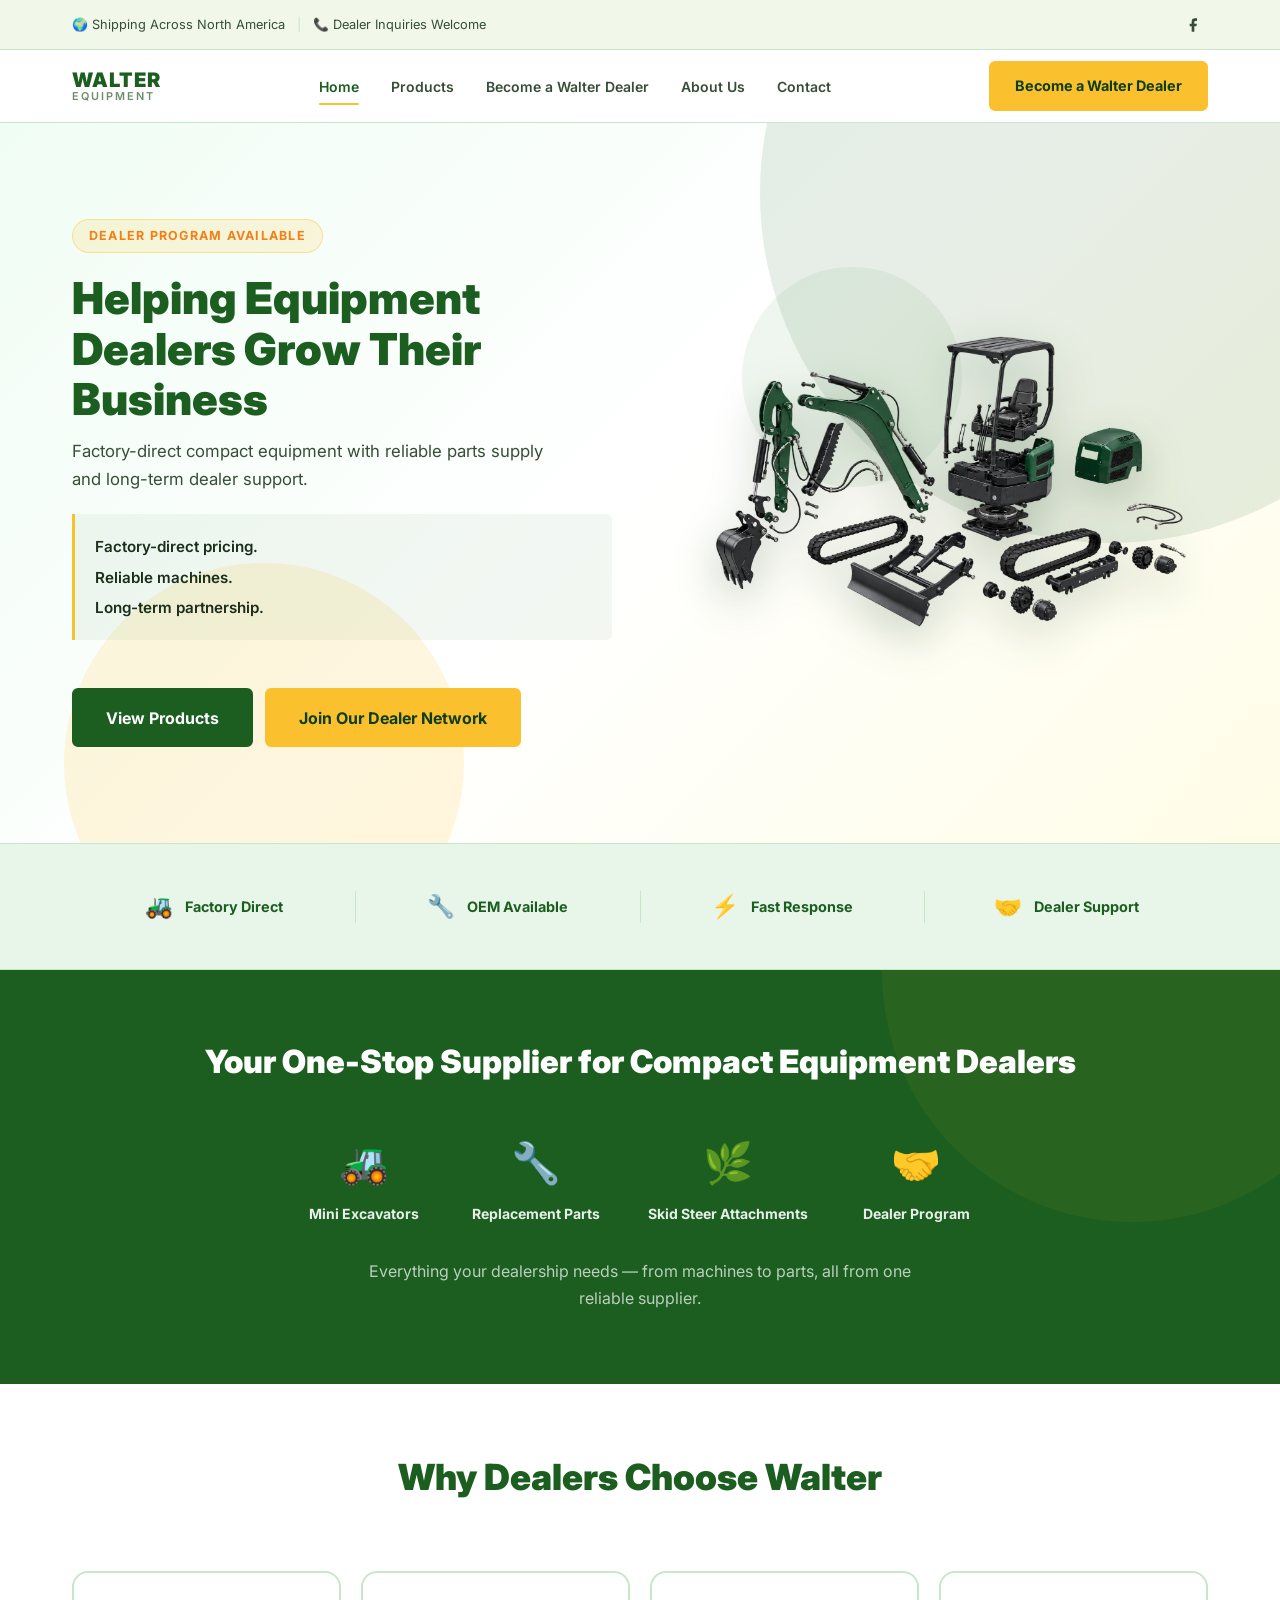
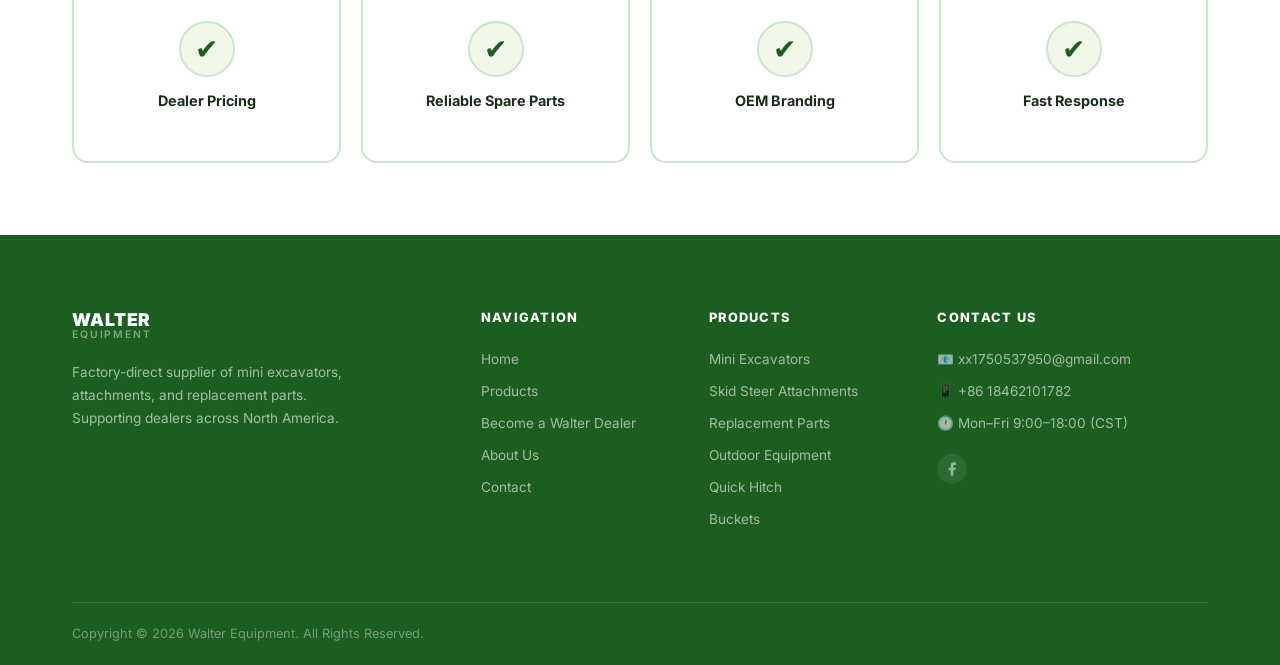
<file: index.html>
<!DOCTYPE html>
<html lang="en">
<head>
    <meta charset="UTF-8">
    <meta name="viewport" content="width=device-width, initial-scale=1.0">
    <script>
        (function () {
            var filename = window.location.pathname.split('/').pop() || 'index.html';
            var page = {
                'products.html': 'products',
                'dealer.html': 'dealer',
                'about.html': 'about',
                'contact.html': 'contact',
                'thank-you.html': 'thanks'
            }[filename] || 'home';
            document.documentElement.setAttribute('data-page', page);
        }());
    </script>
    <!-- SEO -->
    <title>Compact Equipment &amp; Electric Bikes | Walter Equipment</title>
    <meta name="description" content="Factory-direct supplier of mini excavators, attachments, replacement parts and electric outdoor equipment. Dealer program available across North America.">
    <meta name="keywords" content="mini excavator, skid steer attachments, replacement parts, electric bikes, outdoor equipment, dealer program, OEM branding">
    <meta name="author" content="Walter Equipment">
    <meta name="robots" content="index, follow">
    <link rel="canonical" href="https://walterequip.com/">

    <!-- Open Graph -->
    <meta property="og:title" content="Compact Equipment & Electric Bikes | Walter Equipment">
    <meta property="og:description" content="Factory-direct compact equipment, electric bikes, parts and dealer support across North America.">
    <meta property="og:type" content="website">
    <meta property="og:url" content="https://walterequip.com">
    <meta property="og:image" content="https://walterequip.com/og-image.jpg">

    <!-- Twitter Card -->
    <meta name="twitter:card" content="summary_large_image">
    <meta name="twitter:title" content="Compact Equipment & Electric Bikes | Walter Equipment">
    <meta name="twitter:description" content="Factory-direct compact equipment, electric bikes, parts and dealer support.">

    <!-- Google Fonts -->
    <link rel="preconnect" href="https://fonts.googleapis.com">
    <link rel="preconnect" href="https://fonts.gstatic.com" crossorigin>
    <link href="https://fonts.googleapis.com/css2?family=Inter:wght@400;500;600;700;800;900&display=swap" rel="stylesheet">

    <!-- Favicon -->
    <link rel="icon" type="image/svg+xml" href="data:image/svg+xml,<svg xmlns='http://www.w3.org/2000/svg' viewBox='0 0 100 100'><text y='.9em' font-size='90'>🚜</text></svg>">

    <!-- Stylesheet -->
    <link rel="stylesheet" href="css/style.css?v=20260817a">
</head>
<body>

    <!-- ================================================
         1. TOP BAR
         ================================================ -->
    <div class="top-bar">
        <div class="container top-bar-inner">
            <div class="top-bar-left">
                <span>🌍 Shipping Across North America</span>
                <span class="separator">|</span>
                <span>📞 Dealer Inquiries Welcome</span>
            </div>
            <div class="top-bar-right">
                <a href="https://www.facebook.com/profile.php?id=61561698753119#" class="social-icon" aria-label="Walter Equipment on Facebook" target="_blank" rel="noopener noreferrer">
                    <svg width="16" height="16" viewBox="0 0 24 24" fill="currentColor">
                        <path d="M18 2h-3a5 5 0 0 0-5 5v3H7v4h3v8h4v-8h3l1-4h-4V7a1 1 0 0 1 1-1h3z"/>
                    </svg>
                </a>
            </div>
        </div>
    </div>

    <!-- ================================================
         2. HEADER / NAVIGATION
         ================================================ -->
    <header class="header" id="header">
        <div class="container header-inner">
            <!-- Logo -->
            <a href="index.html" class="logo">
                <span class="logo-walter">WALTER</span>
                <span class="logo-equip">EQUIPMENT</span>
            </a>

            <!-- Desktop Navigation -->
            <nav class="nav" id="nav" aria-label="Main navigation">
                <ul class="nav-list">
                    <li><a href="index.html" class="nav-link" data-nav-page="home">Home</a></li>
                    <li><a href="products.html" class="nav-link" data-nav-page="products">Products</a></li>
                    <li><a href="dealer.html" class="nav-link" data-nav-page="dealer">Become a Walter Dealer</a></li>
                    <li><a href="about.html" class="nav-link" data-nav-page="about">About Us</a></li>
                    <li><a href="contact.html" class="nav-link" data-nav-page="contact">Contact</a></li>
                </ul>
            </nav>

            <!-- CTA Button -->
            <a href="dealer.html" class="btn btn-accent header-cta">Become a Walter Dealer</a>

            <!-- Mobile Hamburger -->
            <button type="button" class="hamburger" id="hamburger" aria-label="Toggle menu" aria-expanded="false">
                <span class="hamburger-bar"></span>
                <span class="hamburger-bar"></span>
                <span class="hamburger-bar"></span>
            </button>
        </div>
    </header>

    <!-- ================================================
         3. HERO SECTION
         ================================================ -->
    <section class="hero page-section page-home" id="hero">
        <div class="hero-bg-shapes">
            <div class="hero-shape hero-shape-1"></div>
            <div class="hero-shape hero-shape-2"></div>
            <div class="hero-shape hero-shape-3"></div>
        </div>
        <div class="container hero-inner">
            <!-- Left Content -->
            <div class="hero-content fade-in-up">
                <span class="hero-tag">Dealer Program Available</span>
                <h1 class="hero-title">Helping Equipment Dealers Grow Their Business</h1>
                <p class="hero-subtitle">Factory-direct compact equipment with reliable parts supply and long-term dealer support.</p>
                <div class="hero-description">
                    <span>Factory-direct pricing.</span>
                    <span>Reliable machines.</span>
                    <span>Long-term partnership.</span>
                </div>
                <div class="hero-buttons">
                    <a href="products.html" class="btn btn-primary btn-lg">View Products</a>
                    <a href="dealer.html" class="btn btn-accent btn-lg">Join Our Dealer Network</a>
                </div>
            </div>
            <!-- Right Visual: Hero Image -->
            <div class="hero-visual fade-in-up">
                <img src="images/mini-excavator-parts-exploded-view.webp" alt="Exploded view of mini excavator replacement parts - Walter Equipment" class="hero-main-img hero-parts-exploded" decoding="async" fetchpriority="high">
            </div>
        </div>
    </section>

    <!-- ================================================
         4. TRUST BAR — WHY CHOOSE WALTER
         ================================================ -->
    <section class="trust-bar page-section page-home">
        <div class="container trust-bar-inner">
            <div class="trust-item fade-in-up">
                <span class="trust-icon">🚜</span>
                <span class="trust-text">Factory Direct</span>
            </div>
            <div class="trust-sep"></div>
            <div class="trust-item fade-in-up">
                <span class="trust-icon">🔧</span>
                <span class="trust-text">OEM Available</span>
            </div>
            <div class="trust-sep"></div>
            <div class="trust-item fade-in-up">
                <span class="trust-icon">⚡</span>
                <span class="trust-text">Fast Response</span>
            </div>
            <div class="trust-sep"></div>
            <div class="trust-item fade-in-up">
                <span class="trust-icon">🤝</span>
                <span class="trust-text">Dealer Support</span>
            </div>
        </div>
    </section>

    <!-- ================================================
         5. ONE-STOP SUPPLIER BANNER
         ================================================ -->
    <section class="onestop-banner page-section page-home">
        <div class="container onestop-inner">
            <h2 class="onestop-title fade-in-up">Your One-Stop Supplier for Compact Equipment Dealers</h2>
            <div class="onestop-features fade-in-up">
                <div class="onestop-feature">
                    <span class="onestop-feature-icon">🚜</span>
                    <span class="onestop-feature-label">Mini Excavators</span>
                </div>
                <div class="onestop-feature">
                    <span class="onestop-feature-icon">🔧</span>
                    <span class="onestop-feature-label">Replacement Parts</span>
                </div>
                <div class="onestop-feature">
                    <span class="onestop-feature-icon">🌿</span>
                    <span class="onestop-feature-label">Skid Steer Attachments</span>
                </div>
                <div class="onestop-feature">
                    <span class="onestop-feature-icon">🤝</span>
                    <span class="onestop-feature-label">Dealer Program</span>
                </div>
            </div>
            <p class="onestop-desc fade-in-up">Everything your dealership needs — from machines to parts, all from one reliable supplier.</p>
        </div>
    </section>

    <!-- ================================================
         6. WHY DEALERS CHOOSE WALTER
         ================================================ -->
    <section class="why-dealers page-section page-home">
        <div class="container">
            <div class="section-header fade-in-up">
                <h2 class="section-title">Why Dealers Choose Walter</h2>
            </div>
            <div class="why-dealers-grid">
                <div class="why-dealer-card fade-in-up">
                    <span class="why-dealer-icon">✔</span>
                    <h3 class="why-dealer-name">Dealer Pricing</h3>
                </div>
                <div class="why-dealer-card fade-in-up">
                    <span class="why-dealer-icon">✔</span>
                    <h3 class="why-dealer-name">Reliable Spare Parts</h3>
                </div>
                <div class="why-dealer-card fade-in-up">
                    <span class="why-dealer-icon">✔</span>
                    <h3 class="why-dealer-name">OEM Branding</h3>
                </div>
                <div class="why-dealer-card fade-in-up">
                    <span class="why-dealer-icon">✔</span>
                    <h3 class="why-dealer-name">Fast Response</h3>
                </div>
            </div>
        </div>
    </section>

    <!-- ================================================
         7. FEATURED PRODUCTS
         ================================================ -->
    <section class="featured-products page-section page-products" id="products">
        <div class="container">
            <div class="section-header fade-in-up">
                <span class="section-tag">Our Products</span>
                <h2 class="section-title">Featured Products</h2>
                <p class="section-subtitle">Quality equipment, parts and electric mobility products for your dealership</p>
            </div>

            <!-- Category Tabs -->
            <div class="category-tabs fade-in-up" id="categoryTabs">
                <button type="button" class="category-tab active" data-category="all">All</button>
                <button type="button" class="category-tab" data-category="excavators">Mini Excavators</button>
                <button type="button" class="category-tab" data-category="attachments">Attachments</button>
                <button type="button" class="category-tab" data-category="parts">Replacement Parts</button>
                <button type="button" class="category-tab" data-category="outdoor">Outdoor Equipment</button>
            </div>

            <!-- Products Grid -->
            <div class="products-grid" id="productsGrid">
                <!-- 1.5T Mini Excavator -->
                <div class="product-card fade-in-up" data-category="excavators">
                    <div class="product-card-img">
                        <img src="images/excavator.png" alt="1.5T Mini Excavator - Walter Equipment" loading="lazy">
                    </div>
                    <div class="product-card-body">
                        <h3 class="product-card-title">1.5T Mini Excavator</h3>
                        <p class="product-card-desc">Compact powerhouse for landscaping, farms, and tight job sites. Reliable performance, easy transport.</p>
                        <a href="#contact" class="product-card-link">Learn More <span>→</span></a>
                    </div>
                </div>

                <!-- Rubber Tracks -->
                <div class="product-card fade-in-up" data-category="parts">
                    <div class="product-card-img">
                        <img src="images/rubber-tracks.png" alt="Rubber Tracks - Walter Equipment" loading="lazy">
                    </div>
                    <div class="product-card-body">
                        <h3 class="product-card-title">Rubber Tracks</h3>
                        <p class="product-card-desc">Durable rubber tracks for mini excavators and skid steers. Multiple sizes available for all major brands.</p>
                        <a href="#contact" class="product-card-link">Learn More <span>→</span></a>
                    </div>
                </div>

                <!-- Travel Motors -->
                <div class="product-card fade-in-up" data-category="parts">
                    <div class="product-card-img">
                        <img src="images/travel-motor.png" alt="Travel Motor - Walter Equipment" loading="lazy">
                    </div>
                    <div class="product-card-body">
                        <h3 class="product-card-title">Travel Motors</h3>
                        <p class="product-card-desc">High-quality hydraulic travel motors as direct OEM replacement. Compatible with all major excavator brands.</p>
                        <a href="#contact" class="product-card-link">Learn More <span>→</span></a>
                    </div>
                </div>

                <!-- Brush Cutter -->
                <div class="product-card fade-in-up" data-category="attachments">
                    <div class="product-card-img">
                        <img src="images/brush-cutter.png" alt="Brush Cutter Attachment - Walter Equipment" loading="lazy">
                    </div>
                    <div class="product-card-body">
                        <h3 class="product-card-title">Brush Cutter</h3>
                        <p class="product-card-desc">Heavy-duty skid steer brush cutter attachment. Perfect for land clearing, overgrown property, and right-of-way maintenance.</p>
                        <a href="#contact" class="product-card-link">Learn More <span>→</span></a>
                    </div>
                </div>

                <!-- Quick Connect -->
                <div class="product-card fade-in-up" data-category="attachments">
                    <div class="product-card-img">
                        <img src="images/quick-connect.jpg" alt="Quick Connect - Walter Equipment" loading="lazy">
                    </div>
                    <div class="product-card-body">
                        <h3 class="product-card-title">Quick Connect</h3>
                        <p class="product-card-desc">Hydraulic quick connect couplings for rapid attachment changes on mini excavators. Save time, increase efficiency on every job.</p>
                        <a href="#contact" class="product-card-link">Learn More <span>→</span></a>
                    </div>
                </div>

                <!-- Accessories -->
                <div class="product-card fade-in-up" data-category="attachments">
                    <div class="product-card-img">
                        <img src="images/accessories.jpg" alt="Excavator Accessories - Walter Equipment" loading="lazy">
                    </div>
                    <div class="product-card-body">
                        <h3 class="product-card-title">Accessories</h3>
                        <p class="product-card-desc">Wide range of excavator accessories: buckets, rippers, grapples and more. Various configurations available for all your needs.</p>
                        <a href="#contact" class="product-card-link">Learn More <span>→</span></a>
                    </div>
                </div>

                <!-- Outdoor Equipment: SU8 Rebel -->
                <article class="product-card product-card-outdoor fade-in-up" data-category="outdoor">
                    <div class="product-card-img">
                        <img src="images/outdoor/su8-rebel.jpg" alt="S1 fat-tire electric bike" loading="lazy" decoding="async">
                    </div>
                    <div class="product-card-body">
                        <h3 class="product-card-title">S1</h3>
                        <p class="product-card-desc">A moped-style fat-tire electric bike built around a reinforced carbon-steel frame, dual-crown suspension and a 150 kg rated payload.</p>
                        <ul class="product-specs">
                            <li><strong>Wheels:</strong> 20 x 4 in fat tires</li>
                            <li><strong>Drivetrain:</strong> Shimano 7-speed</li>
                            <li><strong>Range:</strong> Up to 65 km with pedal assist</li>
                            <li><strong>Display:</strong> M5 color center display</li>
                        </ul>
                        <p class="product-variants"><strong>Configurations:</strong> 52V 1500W / 20Ah with hydraulic brakes, or 48V 1000W / 16Ah with cable brakes.</p>
                        <a href="#contact" class="product-card-link">Request Details <span>→</span></a>
                    </div>
                </article>

                <!-- Outdoor Equipment: F1 -->
                <article class="product-card product-card-outdoor fade-in-up" data-category="outdoor">
                    <div class="product-card-img">
                        <img src="images/outdoor/f1-fat-tire.jpg" alt="S2 26-inch fat-tire electric bike" loading="lazy" decoding="async">
                    </div>
                    <div class="product-card-body">
                        <h3 class="product-card-title">S2</h3>
                        <p class="product-card-desc">A high-power 26-inch electric bike with a 6061 aluminum frame, lockout suspension fork and hydraulic disc brakes for mixed-surface riding.</p>
                        <ul class="product-specs">
                            <li><strong>Drive:</strong> 48V 1000W rear hub motor</li>
                            <li><strong>Battery:</strong> 16Ah</li>
                            <li><strong>Wheels:</strong> 26 x 4 in Chaoyang tires</li>
                            <li><strong>Range:</strong> 40-60 km electric; up to 65 km assisted</li>
                        </ul>
                        <a href="#contact" class="product-card-link">Request Details <span>→</span></a>
                    </div>
                </article>

                <!-- Outdoor Equipment: F1 AWD Pro -->
                <article class="product-card product-card-outdoor fade-in-up" data-category="outdoor">
                    <div class="product-card-img">
                        <img src="images/outdoor/f1-awd-pro.jpg" alt="S3 dual-motor electric bike" loading="lazy" decoding="async">
                    </div>
                    <div class="product-card-body">
                        <h3 class="product-card-title">S3</h3>
                        <p class="product-card-desc">This all-wheel-drive model pairs dual motors with an aluminum chassis, hydraulic braking and wide tires for confident traction on demanding terrain.</p>
                        <ul class="product-specs">
                            <li><strong>Drive:</strong> Dual 48V 1000W hub motors</li>
                            <li><strong>Battery:</strong> 22.4Ah</li>
                            <li><strong>Wheels:</strong> 26 x 4 in Chaoyang tires</li>
                            <li><strong>Range:</strong> 65-75 km electric; up to 85 km assisted</li>
                        </ul>
                        <a href="#contact" class="product-card-link">Request Details <span>→</span></a>
                    </div>
                </article>

                <!-- Outdoor Equipment: F1BWD -->
                <article class="product-card product-card-outdoor fade-in-up" data-category="outdoor">
                    <div class="product-card-img">
                        <img src="images/outdoor/f1bwd-dual-battery.jpg" alt="S4 dual-motor dual-battery electric bike" loading="lazy" decoding="async">
                    </div>
                    <div class="product-card-body">
                        <h3 class="product-card-title">S4</h3>
                        <p class="product-card-desc">A long-range configuration combining all-wheel drive with two battery packs, a lightweight aluminum frame and hydraulic braking.</p>
                        <ul class="product-specs">
                            <li><strong>Drive:</strong> Dual 48V 1000W hub motors</li>
                            <li><strong>Battery:</strong> Dual 22.4Ah packs</li>
                            <li><strong>Wheels:</strong> 26 x 4 in Chaoyang tires</li>
                            <li><strong>Drivetrain:</strong> Shimano 7-speed</li>
                        </ul>
                        <a href="#contact" class="product-card-link">Request Details <span>→</span></a>
                    </div>
                </article>

                <!-- Outdoor Equipment: R700 Cross-Rider -->
                <article class="product-card product-card-outdoor fade-in-up" data-category="outdoor">
                    <div class="product-card-img">
                        <img src="images/outdoor/r700-cross-rider.jpg" alt="S5 electric moped" loading="lazy" decoding="async">
                    </div>
                    <div class="product-card-body">
                        <h3 class="product-card-title">S5</h3>
                        <p class="product-card-desc">A rugged 20-inch electric moped with adjustable front suspension, a hydraulic rear shock and hydraulic brakes for comfortable everyday or trail use.</p>
                        <ul class="product-specs">
                            <li><strong>Wheels:</strong> 20 x 4 in Kenda tires</li>
                            <li><strong>Frame:</strong> Carbon steel; 150 kg rated payload</li>
                            <li><strong>Range:</strong> Up to 65 km with pedal assist</li>
                            <li><strong>Display:</strong> VA35 color display</li>
                        </ul>
                        <p class="product-variants"><strong>Configurations:</strong> 52V 1500W / 30Ah or 52V 1200W / 25Ah.</p>
                        <a href="#contact" class="product-card-link">Request Details <span>→</span></a>
                    </div>
                </article>

                <!-- Outdoor Equipment: R700 Pro Moto-X -->
                <article class="product-card product-card-outdoor fade-in-up" data-category="outdoor">
                    <div class="product-card-img">
                        <img src="images/outdoor/r700-pro-moto-x.jpg" alt="S6 electric moped" loading="lazy" decoding="async">
                    </div>
                    <div class="product-card-body">
                        <h3 class="product-card-title">S6</h3>
                        <p class="product-card-desc">A performance-focused electric moped with motorcycle-style hydraulic suspension, a reinforced steel frame and powerful lighting.</p>
                        <ul class="product-specs">
                            <li><strong>Drive:</strong> 60V 1800W</li>
                            <li><strong>Battery:</strong> 30Ah</li>
                            <li><strong>Wheels:</strong> 20 x 4 in Kenda tires</li>
                            <li><strong>Equipment:</strong> Hydraulic brakes and 3000-lumen headlight</li>
                        </ul>
                        <a href="#contact" class="product-card-link">Request Details <span>→</span></a>
                    </div>
                </article>

                <!-- Outdoor Equipment: EBM11 Daily Ace -->
                <article class="product-card product-card-outdoor fade-in-up" data-category="outdoor">
                    <div class="product-card-img">
                        <img src="images/outdoor/ebm11-daily-ace.jpg" alt="S7 commuter electric bike" loading="lazy" decoding="async">
                    </div>
                    <div class="product-card-body">
                        <h3 class="product-card-title">S7</h3>
                        <p class="product-card-desc">A practical commuter electric bike with a conventional 26-inch layout, rear cargo rack and approachable power delivery for daily transportation.</p>
                        <ul class="product-specs">
                            <li><strong>Drive:</strong> 36V 250W</li>
                            <li><strong>Battery:</strong> 13Ah</li>
                            <li><strong>Wheels:</strong> 26 x 1.95 in Kenda tires</li>
                            <li><strong>Equipment:</strong> 7-speed drivetrain and mechanical disc brakes</li>
                        </ul>
                        <a href="#contact" class="product-card-link">Request Details <span>→</span></a>
                    </div>
                </article>

                <!-- Outdoor Equipment: T3 Urban Swift -->
                <article class="product-card product-card-outdoor fade-in-up" data-category="outdoor">
                    <div class="product-card-img">
                        <img src="images/outdoor/t3-urban-swift.jpg" alt="S8 commuter electric bike" loading="lazy" decoding="async">
                    </div>
                    <div class="product-card-body">
                        <h3 class="product-card-title">S8</h3>
                        <p class="product-card-desc">A streamlined city e-bike with a removable battery, upright geometry and familiar bicycle controls for efficient urban travel.</p>
                        <ul class="product-specs">
                            <li><strong>Drive:</strong> 36V 250W</li>
                            <li><strong>Battery:</strong> 7.8Ah</li>
                            <li><strong>Range:</strong> 30-45 km</li>
                            <li><strong>Equipment:</strong> 7-speed drivetrain, disc brakes and LCD866 display</li>
                        </ul>
                        <a href="#contact" class="product-card-link">Request Details <span>→</span></a>
                    </div>
                </article>

                <!-- Outdoor Equipment: H1 Urban-X -->
                <article class="product-card product-card-outdoor fade-in-up" data-category="outdoor">
                    <div class="product-card-img">
                        <img src="images/outdoor/h1-urban-x.jpg" alt="S9 step-through electric bike" loading="lazy" decoding="async">
                    </div>
                    <div class="product-card-body">
                        <h3 class="product-card-title">S9</h3>
                        <p class="product-card-desc">A step-through urban e-bike equipped for commuting with a suspension fork, rear rack, mudguards and an easy-to-read NFC display.</p>
                        <ul class="product-specs">
                            <li><strong>Drive:</strong> 48V 500W</li>
                            <li><strong>Battery:</strong> 13Ah / 624Wh</li>
                            <li><strong>Wheels:</strong> 26 x 1.95 in city tires</li>
                            <li><strong>Range:</strong> 40-50 km</li>
                        </ul>
                        <a href="#contact" class="product-card-link">Request Details <span>→</span></a>
                    </div>
                </article>

                <!-- Outdoor Equipment: V1 Iron Knight -->
                <article class="product-card product-card-outdoor fade-in-up" data-category="outdoor">
                    <div class="product-card-img">
                        <img src="images/outdoor/v1-iron-knight.jpg" alt="S10 dual-motor electric bike" loading="lazy" decoding="async">
                    </div>
                    <div class="product-card-body">
                        <h3 class="product-card-title">S10</h3>
                        <p class="product-card-desc">A full-suspension, all-wheel-drive fat-tire e-bike with a 6061 aluminum frame and hydraulic braking for high-traction riding.</p>
                        <ul class="product-specs">
                            <li><strong>Drive:</strong> Dual 52V 1000W hub motors</li>
                            <li><strong>Battery:</strong> 22.4Ah</li>
                            <li><strong>Wheels:</strong> 26 x 4 in Chaoyang tires</li>
                            <li><strong>Range:</strong> 45-75 km electric; up to 85 km assisted</li>
                        </ul>
                        <a href="#contact" class="product-card-link">Request Details <span>→</span></a>
                    </div>
                </article>

                <!-- Outdoor Equipment: K10 Commander-X -->
                <article class="product-card product-card-outdoor fade-in-up" data-category="outdoor">
                    <div class="product-card-img">
                        <img src="images/outdoor/k10-commander-x.jpg" alt="S11 dual-motor electric moped" loading="lazy" decoding="async">
                    </div>
                    <div class="product-card-body">
                        <h3 class="product-card-title">S11</h3>
                        <p class="product-card-desc">A heavy-duty electric moped featuring dual motors, dual batteries, full suspension and a reinforced frame rated for a 180 kg payload.</p>
                        <ul class="product-specs">
                            <li><strong>Drive:</strong> Dual 52V 1000W hub motors</li>
                            <li><strong>Battery:</strong> 20Ah + 23Ah</li>
                            <li><strong>Wheels:</strong> 20 x 4 in fat tires</li>
                            <li><strong>Equipment:</strong> Hydraulic brakes, color display and cruise function</li>
                        </ul>
                        <a href="#contact" class="product-card-link">Request Details <span>→</span></a>
                    </div>
                </article>

                <!-- Outdoor Equipment: Z01 Pocket Tank -->
                <article class="product-card product-card-outdoor fade-in-up" data-category="outdoor">
                    <div class="product-card-img">
                        <img src="images/outdoor/z01-pocket-tank.jpg" alt="S12 folding fat-tire electric bike" loading="lazy" decoding="async">
                    </div>
                    <div class="product-card-body">
                        <h3 class="product-card-title">S12</h3>
                        <p class="product-card-desc">A compact folding fat-tire e-bike with a low step-through frame, suspension fork and front and rear seating for flexible urban use.</p>
                        <ul class="product-specs">
                            <li><strong>Drive:</strong> 36V 250W</li>
                            <li><strong>Battery:</strong> 13Ah</li>
                            <li><strong>Wheels:</strong> 20 x 4 in fat tires</li>
                            <li><strong>Range:</strong> 35-45 km electric; up to 50 km assisted</li>
                        </ul>
                        <a href="#contact" class="product-card-link">Request Details <span>→</span></a>
                    </div>
                </article>

                <!-- Outdoor Equipment: G20 Nomad -->
                <article class="product-card product-card-outdoor fade-in-up" data-category="outdoor">
                    <div class="product-card-img">
                        <img src="images/outdoor/g20-nomad.jpg" alt="S13 utility electric bike" loading="lazy" decoding="async">
                    </div>
                    <div class="product-card-body">
                        <h3 class="product-card-title">S13</h3>
                        <p class="product-card-desc">A compact utility e-bike with fat tires, an integrated battery and rear cargo platform, designed for daily transport and light hauling.</p>
                        <ul class="product-specs">
                            <li><strong>Drive:</strong> 48V 500W</li>
                            <li><strong>Battery:</strong> 20Ah integrated pack</li>
                            <li><strong>Wheels:</strong> 20 x 4 in fat tires</li>
                            <li><strong>Equipment:</strong> 7-speed drivetrain, TFT display and front/rear lights</li>
                        </ul>
                        <a href="#contact" class="product-card-link">Request Details <span>→</span></a>
                    </div>
                </article>

                <!-- Outdoor Equipment: K80 Liberty -->
                <article class="product-card product-card-outdoor fade-in-up" data-category="outdoor">
                    <div class="product-card-img">
                        <img src="images/outdoor/k80-liberty.jpg" alt="S14 full-suspension electric mountain bike" loading="lazy" decoding="async">
                    </div>
                    <div class="product-card-body">
                        <h3 class="product-card-title">S14</h3>
                        <p class="product-card-desc">A full-suspension electric mountain bike with a high-carbon-steel frame and broad 26-inch tires for comfort on uneven routes.</p>
                        <ul class="product-specs">
                            <li><strong>Drive:</strong> 350W rear hub motor</li>
                            <li><strong>Battery:</strong> 48V 13Ah</li>
                            <li><strong>Wheels:</strong> 26 x 2.6 in tires</li>
                            <li><strong>Equipment:</strong> Mechanical disc brakes and NFC TFT display</li>
                        </ul>
                        <a href="#contact" class="product-card-link">Request Details <span>→</span></a>
                    </div>
                </article>

                <!-- Outdoor Equipment: FC70 Eco-Step -->
                <article class="product-card product-card-outdoor fade-in-up" data-category="outdoor">
                    <div class="product-card-img">
                        <img src="images/outdoor/fc70-eco-step.jpg" alt="S15 fat-tire electric bike" loading="lazy" decoding="async">
                    </div>
                    <div class="product-card-body">
                        <h3 class="product-card-title">S15</h3>
                        <p class="product-card-desc">A versatile fat-tire e-bike with a reinforced steel frame, front and rear suspension and hydraulic braking for stable everyday riding.</p>
                        <ul class="product-specs">
                            <li><strong>Drive:</strong> 36V 250W</li>
                            <li><strong>Battery:</strong> 13Ah</li>
                            <li><strong>Wheels:</strong> 20 x 4 in puncture-resistant tires</li>
                            <li><strong>Equipment:</strong> 7-speed drivetrain and Bluetooth color display</li>
                        </ul>
                        <a href="#contact" class="product-card-link">Request Details <span>→</span></a>
                    </div>
                </article>

                <!-- Outdoor Equipment: R737 Ranger -->
                <article class="product-card product-card-outdoor fade-in-up" data-category="outdoor">
                    <div class="product-card-img">
                        <img src="images/outdoor/r737-ranger.jpg" alt="S16 dual-battery step-through electric bike" loading="lazy" decoding="async">
                    </div>
                    <div class="product-card-body">
                        <h3 class="product-card-title">S16</h3>
                        <p class="product-card-desc">A long-range step-through electric bike with two batteries, full suspension and an aluminum frame for comfortable all-day use.</p>
                        <ul class="product-specs">
                            <li><strong>Drive:</strong> 52V 750W rear hub motor</li>
                            <li><strong>Battery:</strong> 25Ah integrated + 21Ah rear pack</li>
                            <li><strong>Wheels:</strong> 26 x 4 in Kenda tires</li>
                            <li><strong>Equipment:</strong> Hydraulic brakes and rear cargo rack</li>
                        </ul>
                        <a href="#contact" class="product-card-link">Request Details <span>→</span></a>
                    </div>
                </article>

                <!-- Outdoor Equipment: U745 Flow -->
                <article class="product-card product-card-outdoor fade-in-up" data-category="outdoor">
                    <div class="product-card-img">
                        <img src="images/outdoor/u745-flow.jpg" alt="S17 belt-drive urban electric bike" loading="lazy" decoding="async">
                    </div>
                    <div class="product-card-body">
                        <h3 class="product-card-title">S17</h3>
                        <p class="product-card-desc">A clean, low-maintenance urban e-bike using a quiet belt drive and torque sensor for smooth, natural pedal assistance without a throttle.</p>
                        <ul class="product-specs">
                            <li><strong>Drive:</strong> 36V 250W rear hub motor</li>
                            <li><strong>Battery:</strong> 10.4Ah integrated pack</li>
                            <li><strong>Wheels:</strong> 700 x 45C Chaoyang tires</li>
                            <li><strong>Equipment:</strong> Single-speed belt drive and hydraulic brakes</li>
                        </ul>
                        <a href="#contact" class="product-card-link">Request Details <span>→</span></a>
                    </div>
                </article>

                <!-- Outdoor Equipment: U726 -->
                <article class="product-card product-card-outdoor fade-in-up" data-category="outdoor">
                    <div class="product-card-img">
                        <img src="images/outdoor/u726.jpg" alt="S18 full-suspension fat-tire electric bike" loading="lazy" decoding="async">
                    </div>
                    <div class="product-card-body">
                        <h3 class="product-card-title">S18</h3>
                        <p class="product-card-desc">A versatile aluminum fat-tire e-bike with full suspension, a high-capacity integrated battery and practical rear cargo rack.</p>
                        <ul class="product-specs">
                            <li><strong>Drive:</strong> 48V 500W rear hub motor</li>
                            <li><strong>Battery:</strong> 20Ah integrated pack</li>
                            <li><strong>Wheels:</strong> 26 x 4 in Kenda tires</li>
                            <li><strong>Equipment:</strong> Shimano 7-speed and hydraulic brakes</li>
                        </ul>
                        <a href="#contact" class="product-card-link">Request Details <span>→</span></a>
                    </div>
                </article>

                <!-- Outdoor Equipment: R7100 -->
                <article class="product-card product-card-outdoor fade-in-up" data-category="outdoor">
                    <div class="product-card-img">
                        <img src="images/outdoor/r7100.jpg" alt="S19 torque-sensor electric bike" loading="lazy" decoding="async">
                    </div>
                    <div class="product-card-body">
                        <h3 class="product-card-title">S19</h3>
                        <p class="product-card-desc">An aluminum 27.5-inch electric bike with torque-sensing assistance for responsive power delivery and a natural pedaling feel.</p>
                        <ul class="product-specs">
                            <li><strong>Drive:</strong> 48V 500W rear hub motor</li>
                            <li><strong>Battery:</strong> 20Ah integrated pack</li>
                            <li><strong>Wheels:</strong> 27.5 x 2.2 in Kenda tires</li>
                            <li><strong>Equipment:</strong> Shimano 7-speed and hydraulic brakes</li>
                        </ul>
                        <a href="#contact" class="product-card-link">Request Details <span>→</span></a>
                    </div>
                </article>

                <!-- Outdoor Equipment: T600 -->
                <article class="product-card product-card-outdoor fade-in-up" data-category="outdoor">
                    <div class="product-card-img">
                        <img src="images/outdoor/t600.jpg" alt="S20 dual-motor utility electric bike" loading="lazy" decoding="async">
                    </div>
                    <div class="product-card-body">
                        <h3 class="product-card-title">S20</h3>
                        <p class="product-card-desc">A dual-motor utility e-bike with an aluminum frame, large integrated battery and rear cargo rack for traction and carrying capacity.</p>
                        <ul class="product-specs">
                            <li><strong>Drive:</strong> Dual 48V 750W hub motors</li>
                            <li><strong>Battery:</strong> 30Ah integrated pack</li>
                            <li><strong>Wheels:</strong> 26 x 4 in Kenda tires</li>
                            <li><strong>Equipment:</strong> Hydraulic brakes and Kingmeter VA47 display</li>
                        </ul>
                        <a href="#contact" class="product-card-link">Request Details <span>→</span></a>
                    </div>
                </article>

                <!-- Outdoor Equipment: M730 -->
                <article class="product-card product-card-outdoor fade-in-up" data-category="outdoor">
                    <div class="product-card-img">
                        <img src="images/outdoor/m730.jpg" alt="S21 Bafang mid-drive fat-tire electric bike" loading="lazy" decoding="async">
                    </div>
                    <div class="product-card-body">
                        <h3 class="product-card-title">S21</h3>
                        <p class="product-card-desc">A premium mid-drive fat-tire e-bike with torque sensing, an aluminum chassis and a Shimano 8-speed drivetrain for controlled off-road power.</p>
                        <ul class="product-specs">
                            <li><strong>Drive:</strong> Bafang 48V 1000W mid-drive motor</li>
                            <li><strong>Battery:</strong> 25Ah integrated pack</li>
                            <li><strong>Wheels:</strong> 26 x 4 in Kenda tires</li>
                            <li><strong>Equipment:</strong> Hydraulic brakes, thumb throttle and rear rack</li>
                        </ul>
                        <a href="#contact" class="product-card-link">Request Details <span>→</span></a>
                    </div>
                </article>
            </div>
        </div>
    </section>

    <!-- ================================================
         8. DEALER INQUIRY FORM (Homepage)
         ================================================ -->
    <section class="dealer-inquiry page-section page-removed" id="dealer-inquiry">
        <div class="container">
            <div class="dealer-inquiry-grid">
                <!-- Left: Info -->
                <div class="dealer-inquiry-info fade-in-up">
                    <span class="section-tag">Join Our Network</span>
                    <h2 class="section-title">Become a Walter Dealer</h2>
                    <p class="dealer-inquiry-text">Partner with Walter Equipment and grow your dealership with factory-direct pricing, reliable supply, and long-term support. We are actively expanding our dealer network across North America.</p>
                    <div class="dealer-inquiry-benefits">
                        <div class="di-benefit">
                            <span class="di-check">✔</span>
                            <span>Competitive dealer pricing</span>
                        </div>
                        <div class="di-benefit">
                            <span class="di-check">✔</span>
                            <span>OEM branding available</span>
                        </div>
                        <div class="di-benefit">
                            <span class="di-check">✔</span>
                            <span>Reliable spare parts supply</span>
                        </div>
                        <div class="di-benefit">
                            <span class="di-check">✔</span>
                            <span>Dedicated account manager</span>
                        </div>
                    </div>
                </div>
                <!-- Right: Form -->
                <div class="dealer-inquiry-form-wrapper fade-in-up">
                    <form class="inquiry-form" id="inquiryForm" novalidate>
                        <div class="form-row">
                            <div class="form-group">
                                <label for="inq-company">Company Name <span class="required">*</span></label>
                                <input type="text" id="inq-company" name="company" placeholder="ABC Equipment Co." required>
                                <span class="form-error" id="inq-companyError"></span>
                            </div>
                            <div class="form-group">
                                <label for="inq-country">Country <span class="required">*</span></label>
                                <input type="text" id="inq-country" name="country" placeholder="United States" required>
                                <span class="form-error" id="inq-countryError"></span>
                            </div>
                        </div>
                        <div class="form-row">
                            <div class="form-group">
                                <label for="inq-email">Email <span class="required">*</span></label>
                                <input type="email" id="inq-email" name="email" placeholder="contact@company.com" required>
                                <span class="form-error" id="inq-emailError"></span>
                            </div>
                            <div class="form-group">
                                <label for="inq-whatsapp">WhatsApp</label>
                                <input type="text" id="inq-whatsapp" name="whatsapp" placeholder="+1 234 567 8900">
                            </div>
                        </div>
                        <div class="form-group">
                            <label for="inq-products">Interested Products <span class="required">*</span></label>
                            <select id="inq-products" name="products" required>
                                <option value="" disabled selected>Select product category...</option>
                                <option value="mini-excavator">Mini Excavator</option>
                                <option value="attachments">Attachments</option>
                                <option value="parts">Parts</option>
                                <option value="outdoor-equipment">Outdoor Equipment</option>
                                <option value="all">All Products</option>
                            </select>
                            <span class="form-error" id="inq-productsError"></span>
                        </div>
                        <div class="form-group">
                            <label for="inq-message">Message</label>
                            <textarea id="inq-message" name="message" rows="3" placeholder="Tell us about your business..."></textarea>
                        </div>
                        <button type="submit" class="btn btn-primary btn-submit" id="inqSubmitBtn">
                            <span class="btn-text">Submit Inquiry</span>
                            <span class="btn-loading" style="display:none;">
                                <svg class="spinner" viewBox="0 0 24 24" width="18" height="18">
                                    <circle cx="12" cy="12" r="10" stroke="currentColor" stroke-width="3" fill="none" stroke-dasharray="60" stroke-dashoffset="20"/>
                                </svg>
                                Submitting...
                            </span>
                        </button>
                        <div class="form-success" id="inqFormSuccess" style="display:none;">
                            <span>🎉</span> Thank you! We'll be in touch within 24 hours.
                        </div>
                    </form>
                </div>
            </div>
        </div>
    </section>

    <!-- ================================================
         9. MARKETING MODULE (Facebook Ad Landing)
         ================================================ -->
    <section class="marketing-module page-section page-removed">
        <div class="container marketing-inner">
            <div class="marketing-badge fade-in-up">🚜 Dealer Network Expanding</div>
            <h2 class="marketing-title fade-in-up">Looking for Equipment Dealers</h2>
            <p class="marketing-text fade-in-up">We're expanding our dealer network across North America. Contact us today to learn more about our dealer pricing, OEM service and partnership opportunities.</p>
            <a href="dealer.html" class="btn btn-accent btn-lg fade-in-up">Become a Walter Dealer</a>
        </div>
    </section>

    <!-- ================================================
         10. DEALER PROGRAM (Anchor Page)
         ================================================ -->
    <section class="dealer-program page-section page-dealer" id="dealer-program">
        <div class="container">
            <div class="section-header fade-in-up">
                <span class="section-tag">Partnership</span>
                <h2 class="section-title">Become a Walter Dealer</h2>
                <p class="section-subtitle">Join a growing network of dealers who trust Walter Equipment as their factory-direct supplier.</p>
            </div>

            <div class="dealer-program-grid">
                <!-- Left: Why Partner -->
                <div class="dealer-why fade-in-up">
                    <h3 class="dealer-why-title">Why Partner With Walter</h3>
                    <div class="dealer-why-list">
                        <div class="dealer-why-item">
                            <span class="dealer-why-icon">💰</span>
                            <div>
                                <strong>Competitive Pricing</strong>
                                <p>Factory-direct pricing that lets you compete and win.</p>
                            </div>
                        </div>
                        <div class="dealer-why-item">
                            <span class="dealer-why-icon">🏷️</span>
                            <div>
                                <strong>OEM Branding</strong>
                                <p>Put your brand on our machines. Full OEM support available.</p>
                            </div>
                        </div>
                        <div class="dealer-why-item">
                            <span class="dealer-why-icon">🔧</span>
                            <div>
                                <strong>Reliable Spare Parts</strong>
                                <p>Consistent parts supply so your customers never wait.</p>
                            </div>
                        </div>
                        <div class="dealer-why-item">
                            <span class="dealer-why-icon">📣</span>
                            <div>
                                <strong>Marketing Support</strong>
                                <p>Brochures, photos, and digital assets ready to use.</p>
                            </div>
                        </div>
                        <div class="dealer-why-item">
                            <span class="dealer-why-icon">⚡</span>
                            <div>
                                <strong>Fast Response</strong>
                                <p>Quick replies, quick solutions. Your time matters.</p>
                            </div>
                        </div>
                        <div class="dealer-why-item">
                            <span class="dealer-why-icon">🤝</span>
                            <div>
                                <strong>Long-term Supply</strong>
                                <p>We plan for the long haul — reliable supply for years to come.</p>
                            </div>
                        </div>
                    </div>
                </div>

                <!-- Right: Application Form -->
                <div class="dealer-apply fade-in-up">
                    <div class="dealer-apply-card">
                        <h3 class="dealer-apply-title">Dealer Application Form</h3>
                        <form class="apply-form" id="applyForm" action="https://formsubmit.co/xx1750537950@gmail.com" method="POST" accept-charset="UTF-8" novalidate>
                            <input type="hidden" name="_subject" value="New Walter Equipment Dealer Application">
                            <input type="hidden" name="_template" value="table">
                            <input type="hidden" name="_next" value="https://walterequip.com/thank-you.html">
                            <input type="hidden" name="_url" value="https://walterequip.com/dealer.html">
                            <div class="form-group">
                                <label for="app-company">Company Name <span class="required">*</span></label>
                                <input type="text" id="app-company" name="company" placeholder="ABC Equipment Co." required>
                                <span class="form-error" id="app-companyError"></span>
                            </div>
                            <div class="form-group">
                                <label for="app-country">Country <span class="required">*</span></label>
                                <input type="text" id="app-country" name="country" placeholder="United States" required>
                                <span class="form-error" id="app-countryError"></span>
                            </div>
                            <div class="form-group">
                                <label for="app-contact">Contact Person <span class="required">*</span></label>
                                <input type="text" id="app-contact" name="contact" placeholder="John Smith" required>
                                <span class="form-error" id="app-contactError"></span>
                            </div>
                            <div class="form-group">
                                <label for="app-email">Email <span class="required">*</span></label>
                                <input type="email" id="app-email" name="email" placeholder="contact@company.com" required>
                                <span class="form-error" id="app-emailError"></span>
                            </div>
                            <div class="form-group">
                                <label for="app-phone">Phone / WhatsApp</label>
                                <input type="text" id="app-phone" name="phone" placeholder="+1 234 567 8900">
                            </div>
                            <div class="form-group">
                                <label for="app-type">Business Type <span class="required">*</span></label>
                                <select id="app-type" name="type" required>
                                    <option value="" disabled selected>Select type...</option>
                                    <option value="dealer">Dealer</option>
                                    <option value="distributor">Distributor</option>
                                    <option value="other">Other</option>
                                </select>
                                <span class="form-error" id="app-typeError"></span>
                            </div>
                            <div class="form-group">
                                <label for="app-products">Interested Products <span class="required">*</span></label>
                                <select id="app-products" name="interested_products" required>
                                    <option value="" disabled selected>Select product category...</option>
                                    <option value="Mini Excavators">Mini Excavators</option>
                                    <option value="Attachments">Attachments</option>
                                    <option value="Replacement Parts">Replacement Parts</option>
                                    <option value="Outdoor Equipment">Outdoor Equipment</option>
                                    <option value="Multiple Product Lines">Multiple Product Lines</option>
                                </select>
                                <span class="form-error" id="app-productsError"></span>
                            </div>
                            <div class="form-group">
                                <label for="app-message">Message</label>
                                <textarea id="app-message" name="message" rows="3" placeholder="Tell us about your dealership..."></textarea>
                            </div>
                            <button type="submit" class="btn btn-primary btn-submit" id="appSubmitBtn">
                                <span class="btn-text">Apply Now</span>
                                <span class="btn-loading" style="display:none;">
                                    <svg class="spinner" viewBox="0 0 24 24" width="18" height="18">
                                        <circle cx="12" cy="12" r="10" stroke="currentColor" stroke-width="3" fill="none" stroke-dasharray="60" stroke-dashoffset="20"/>
                                    </svg>
                                    Applying...
                                </span>
                            </button>
                            <p class="form-note">Your application will be emailed securely to Walter Equipment. We normally respond within 24 hours.</p>
                        </form>
                    </div>
                </div>
            </div>
        </div>
    </section>

    <!-- ================================================
         11. ABOUT US (Simplified)
         ================================================ -->
    <section class="about page-section page-about" id="about">
        <div class="container">
            <div class="section-header fade-in-up">
                <span class="section-tag">Our Story</span>
                <h2 class="section-title">About Walter Equipment</h2>
            </div>
            <div class="about-grid">
                <div class="about-card fade-in-up">
                    <span class="about-card-icon">🏢</span>
                    <h3 class="about-card-title">Who We Are</h3>
                    <p class="about-card-desc">Dedicated to supporting equipment dealers with quality machines and reliable parts supply.</p>
                </div>
                <div class="about-card fade-in-up">
                    <span class="about-card-icon">🚜</span>
                    <h3 class="about-card-title">What We Supply</h3>
                    <p class="about-card-desc">Mini excavators, attachments, and replacement parts — all factory-direct.</p>
                </div>
                <div class="about-card fade-in-up">
                    <span class="about-card-icon">🤝</span>
                    <h3 class="about-card-title">Why Dealers Work With Us</h3>
                    <p class="about-card-desc">Competitive pricing, OEM options, and long-term partnership commitment.</p>
                </div>
            </div>
            <!-- Factory Photo Placeholder -->
            <div class="factory-placeholder fade-in-up">
                <div class="factory-placeholder-inner">
                    <span class="factory-placeholder-icon">📷</span>
                    <span class="factory-placeholder-text">[Add Factory Photos / Warehouse Images Here]</span>
                </div>
            </div>
        </div>
    </section>

    <!-- ================================================
         12. CONTACT SECTION
         ================================================ -->
    <section class="contact page-section page-contact" id="contact">
        <div class="container">
            <div class="section-header fade-in-up">
                <span class="section-tag">Contact</span>
                <h2 class="section-title">Get In Touch</h2>
                <p class="section-subtitle">Ready to explore a partnership? Fill out the form and we'll get back to you within 24 hours.</p>
            </div>

            <div class="contact-grid">
                <!-- Left: Form -->
                <div class="contact-form-wrapper fade-in-up">
                    <form class="contact-form" id="contactForm" action="https://formsubmit.co/xx1750537950@gmail.com" method="POST" accept-charset="UTF-8" novalidate>
                        <input type="hidden" name="_subject" value="New Walter Equipment Website Inquiry">
                        <input type="hidden" name="_template" value="table">
                        <input type="hidden" name="_next" value="https://walterequip.com/thank-you.html">
                        <input type="hidden" name="_url" value="https://walterequip.com/contact.html">
                        <div class="form-row">
                            <div class="form-group">
                                <label for="name">Full Name <span class="required">*</span></label>
                                <input type="text" id="name" name="name" placeholder="John Smith" required>
                                <span class="form-error" id="nameError"></span>
                            </div>
                            <div class="form-group">
                                <label for="email">Email Address <span class="required">*</span></label>
                                <input type="email" id="email" name="email" placeholder="john@company.com" required>
                                <span class="form-error" id="emailError"></span>
                            </div>
                        </div>
                        <div class="form-row">
                            <div class="form-group">
                                <label for="company">Company / Dealership</label>
                                <input type="text" id="company" name="company" placeholder="ABC Equipment Co.">
                            </div>
                            <div class="form-group">
                                <label for="product">Product Interest <span class="required">*</span></label>
                                <select id="product" name="product" required>
                                    <option value="" disabled selected>Select a product line...</option>
                                    <option value="mini-excavator">Mini Excavators</option>
                                    <option value="attachments">Attachments</option>
                                    <option value="parts">Replacement Parts</option>
                                    <option value="outdoor-equipment">Outdoor Equipment</option>
                                    <option value="multiple">Multiple Products</option>
                                    <option value="dealer">Dealer Partnership</option>
                                </select>
                                <span class="form-error" id="productError"></span>
                            </div>
                        </div>
                        <div class="form-group form-group-full">
                            <label for="message">Message</label>
                            <textarea id="message" name="message" rows="5" placeholder="Tell us about your business and what you're looking for..."></textarea>
                        </div>
                        <div class="form-group form-group-full">
                            <label for="contact-whatsapp">Phone / WhatsApp</label>
                            <input type="tel" id="contact-whatsapp" name="phone_whatsapp" placeholder="+1 234 567 8900">
                        </div>
                        <button type="submit" class="btn btn-primary btn-submit" id="submitBtn">
                            <span class="btn-text">Send Message</span>
                            <span class="btn-loading" style="display:none;">
                                <svg class="spinner" viewBox="0 0 24 24" width="18" height="18">
                                    <circle cx="12" cy="12" r="10" stroke="currentColor" stroke-width="3" fill="none" stroke-dasharray="60" stroke-dashoffset="20"/>
                                </svg>
                                Sending...
                            </span>
                        </button>
                        <p class="form-note">Your message will be emailed securely to Walter Equipment. We normally respond within 24 hours.</p>
                    </form>
                </div>

                <!-- Right: Contact Info -->
                <div class="contact-info fade-in-up">
                    <div class="contact-info-card">
                        <h3 class="contact-info-title">Contact Information</h3>
                        <div class="contact-info-list">
                            <div class="contact-info-item">
                                <span class="contact-info-icon">📧</span>
                                <div>
                                    <span class="contact-info-label">Email</span>
                                    <a href="mailto:xx1750537950@gmail.com" class="contact-info-value">xx1750537950@gmail.com</a>
                                </div>
                            </div>
                            <div class="contact-info-item">
                                <span class="contact-info-icon">📱</span>
                                <div>
                                    <span class="contact-info-label">WhatsApp</span>
                                    <a href="https://wa.me/8618462101782" class="contact-info-value" target="_blank" rel="noopener noreferrer">+86 18462101782</a>
                                </div>
                            </div>
                            <div class="contact-info-item">
                                <span class="contact-info-icon">💬</span>
                                <div>
                                    <span class="contact-info-label">Facebook</span>
                                    <a href="https://www.facebook.com/profile.php?id=61561698753119#" class="contact-info-value" target="_blank" rel="noopener noreferrer">Walter Equipment on Facebook</a>
                                </div>
                            </div>
                            <div class="contact-info-item">
                                <span class="contact-info-icon">🕐</span>
                                <div>
                                    <span class="contact-info-label">Business Hours</span>
                                    <span class="contact-info-value">Mon–Fri 9:00–18:00 (CST)</span>
                                </div>
                            </div>
                        </div>
                    </div>
                </div>
            </div>
        </div>
    </section>

    <section class="submission-confirmation page-section page-thanks" aria-labelledby="submission-title">
        <div class="container submission-confirmation-inner">
            <span class="submission-confirmation-icon" aria-hidden="true">✓</span>
            <span class="section-tag">Message Received</span>
            <h1 class="section-title" id="submission-title">Thank You</h1>
            <p class="section-subtitle">Your information has been submitted to Walter Equipment. We will review it and respond as soon as possible.</p>
            <div class="submission-confirmation-actions">
                <a href="products.html" class="btn btn-primary">View Products</a>
                <a href="index.html" class="btn btn-accent">Return Home</a>
            </div>
        </div>
    </section>

    <!-- ================================================
         13. FOOTER
         ================================================ -->
    <footer class="footer">
        <div class="container footer-inner">
            <div class="footer-grid">
                <!-- Col 1: Logo + Description -->
                <div class="footer-col footer-col-brand">
                    <a href="index.html" class="footer-logo">
                        <span class="logo-walter">WALTER</span>
                        <span class="logo-equip">EQUIPMENT</span>
                    </a>
                    <p class="footer-desc">Factory-direct supplier of mini excavators, attachments, and replacement parts. Supporting dealers across North America.</p>
                </div>

                <!-- Col 2: Navigation -->
                <div class="footer-col">
                    <h4 class="footer-heading">Navigation</h4>
                    <ul class="footer-links">
                        <li><a href="index.html">Home</a></li>
                        <li><a href="products.html">Products</a></li>
                        <li><a href="dealer.html">Become a Walter Dealer</a></li>
                        <li><a href="about.html">About Us</a></li>
                        <li><a href="contact.html">Contact</a></li>
                    </ul>
                </div>

                <!-- Col 3: Products -->
                <div class="footer-col">
                    <h4 class="footer-heading">Products</h4>
                    <ul class="footer-links">
                        <li><a href="mini-excavators.html">Mini Excavators</a></li>
                        <li><a href="products.html">Skid Steer Attachments</a></li>
                        <li><a href="parts.html">Replacement Parts</a></li>
                        <li><a href="products.html">Outdoor Equipment</a></li>
                        <li><a href="products.html">Quick Hitch</a></li>
                        <li><a href="products.html">Buckets</a></li>
                    </ul>
                </div>

                <!-- Col 4: Contact Info -->
                <div class="footer-col">
                    <h4 class="footer-heading">Contact Us</h4>
                    <ul class="footer-links footer-contact">
                        <li><a href="mailto:xx1750537950@gmail.com">📧 xx1750537950@gmail.com</a></li>
                        <li><a href="https://wa.me/8618462101782" target="_blank" rel="noopener noreferrer">📱 +86 18462101782</a></li>
                        <li>🕐 Mon–Fri 9:00–18:00 (CST)</li>
                    </ul>
                    <div class="footer-social">
                        <a href="https://www.facebook.com/profile.php?id=61561698753119#" aria-label="Walter Equipment on Facebook" class="social-icon" target="_blank" rel="noopener noreferrer">
                            <svg width="16" height="16" viewBox="0 0 24 24" fill="currentColor"><path d="M18 2h-3a5 5 0 0 0-5 5v3H7v4h3v8h4v-8h3l1-4h-4V7a1 1 0 0 1 1-1h3z"/></svg>
                        </a>
                    </div>
                </div>
            </div>

            <!-- Bottom Bar -->
            <div class="footer-bottom">
                <p class="footer-copy">Copyright &copy; 2026 Walter Equipment. All Rights Reserved.</p>
            </div>
        </div>
    </footer>

    <!-- Scripts -->
    <script src="js/main.js?v=20260813c"></script>
</body>
</html>
</file>
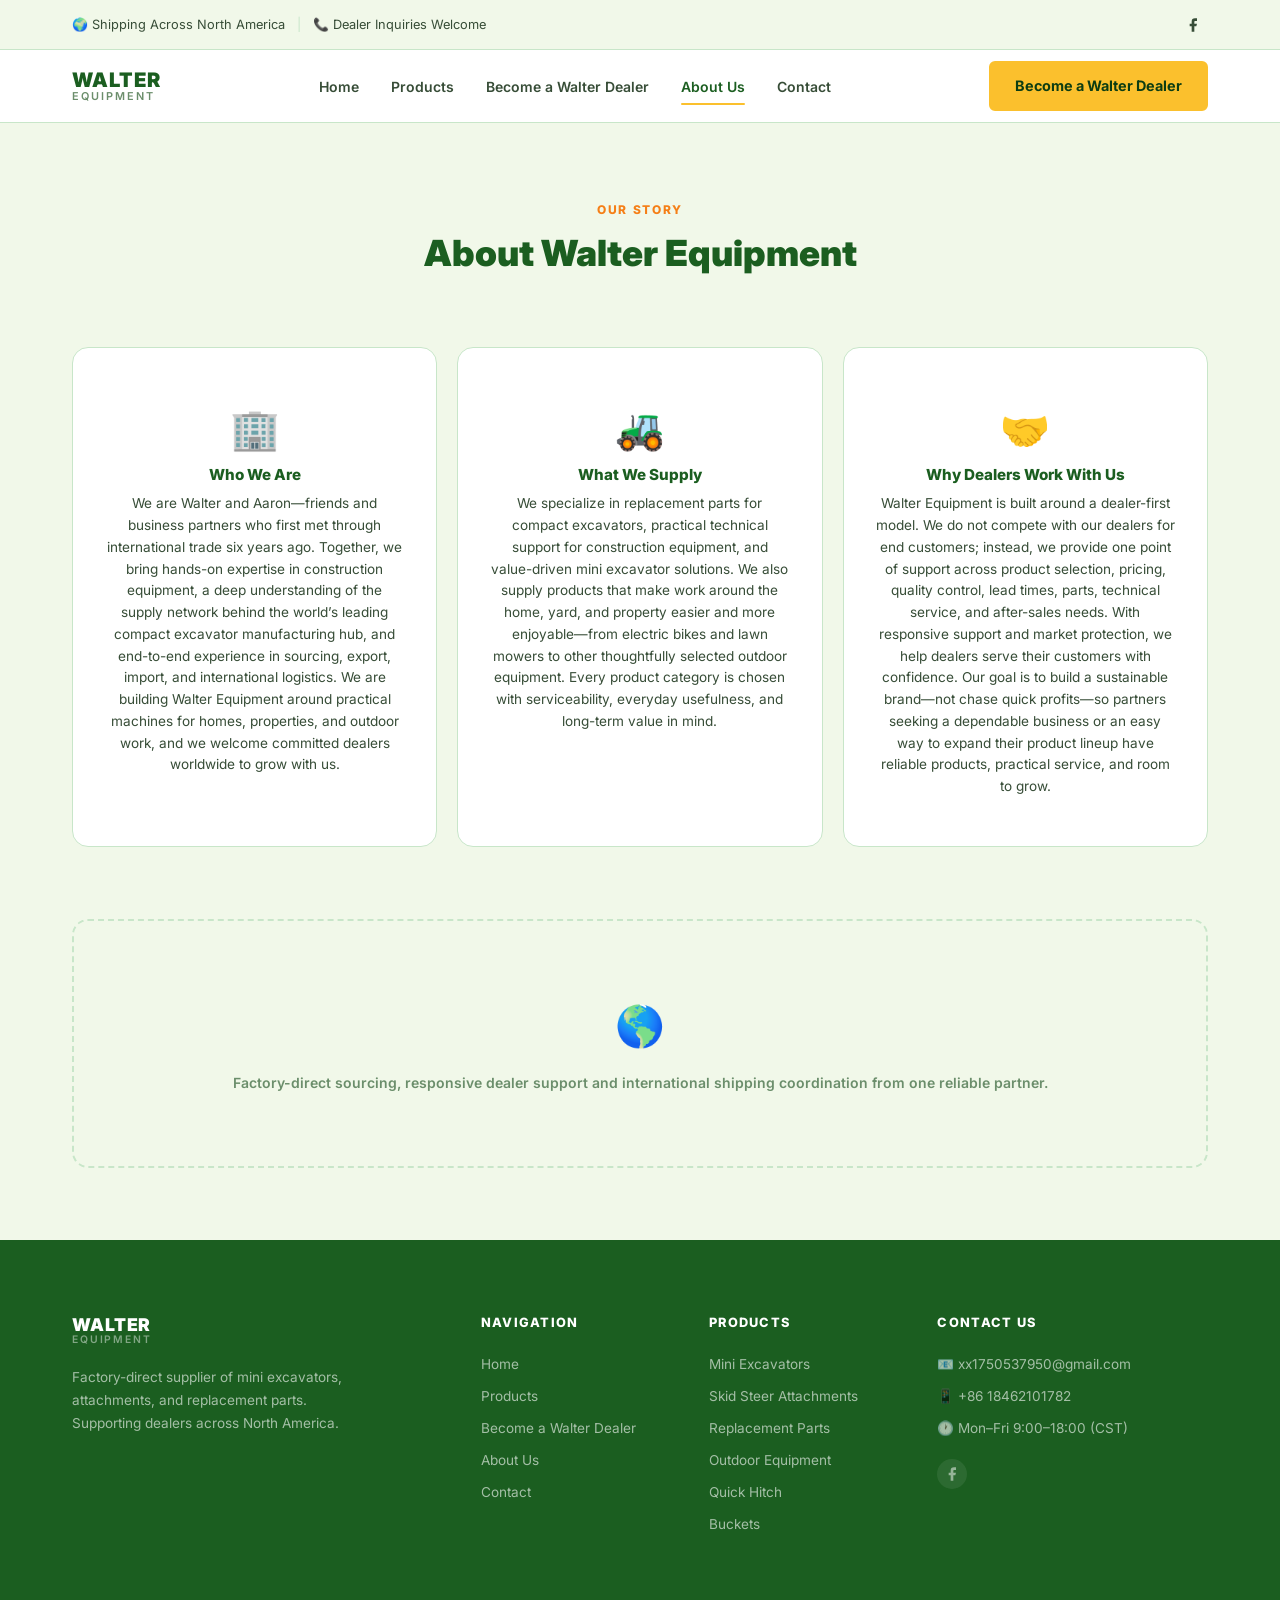
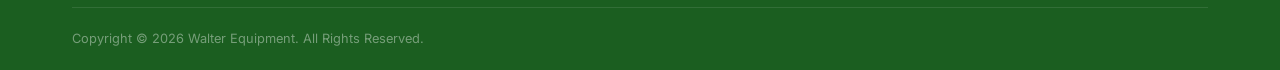
<file: about.html>
<!DOCTYPE html>
<html lang="en">
<head>
    <meta charset="UTF-8">
    <meta name="viewport" content="width=device-width, initial-scale=1.0">
    <script>
        (function () {
            var filename = window.location.pathname.split('/').pop() || 'index.html';
            var page = {
                'products.html': 'products',
                'dealer.html': 'dealer',
                'about.html': 'about',
                'contact.html': 'contact',
                'thank-you.html': 'thanks'
            }[filename] || 'home';
            document.documentElement.setAttribute('data-page', page);
        }());
    </script>
    <!-- SEO -->
    <title>About Us | Walter Equipment</title>
    <meta name="description" content="Learn about Walter Equipment, our factory-direct product range and our commitment to long-term dealer support.">
    <meta name="keywords" content="mini excavator, skid steer attachments, replacement parts, electric bikes, outdoor equipment, dealer program, OEM branding">
    <meta name="author" content="Walter Equipment">
    <meta name="robots" content="index, follow">
    <link rel="canonical" href="https://walterequip.com/about.html">

    <!-- Open Graph -->
    <meta property="og:title" content="About Us | Walter Equipment">
    <meta property="og:description" content="Factory-direct compact equipment, electric bikes, parts and dealer support across North America.">
    <meta property="og:type" content="website">
    <meta property="og:url" content="https://walterequip.com/about.html">
    <meta property="og:image" content="https://walterequip.com/og-image.jpg">

    <!-- Twitter Card -->
    <meta name="twitter:card" content="summary_large_image">
    <meta name="twitter:title" content="About Us | Walter Equipment">
    <meta name="twitter:description" content="Factory-direct compact equipment, electric bikes, parts and dealer support.">

    <!-- Google Fonts -->
    <link rel="preconnect" href="https://fonts.googleapis.com">
    <link rel="preconnect" href="https://fonts.gstatic.com" crossorigin>
    <link href="https://fonts.googleapis.com/css2?family=Inter:wght@400;500;600;700;800;900&display=swap" rel="stylesheet">

    <!-- Favicon -->
    <link rel="icon" type="image/svg+xml" href="data:image/svg+xml,<svg xmlns='http://www.w3.org/2000/svg' viewBox='0 0 100 100'><text y='.9em' font-size='90'>🚜</text></svg>">

    <!-- Stylesheet -->
    <link rel="stylesheet" href="css/style.css?v=20260813c">
</head>
<body>

    <!-- ================================================
         1. TOP BAR
         ================================================ -->
    <div class="top-bar">
        <div class="container top-bar-inner">
            <div class="top-bar-left">
                <span>🌍 Shipping Across North America</span>
                <span class="separator">|</span>
                <span>📞 Dealer Inquiries Welcome</span>
            </div>
            <div class="top-bar-right">
                <a href="https://www.facebook.com/profile.php?id=61561698753119#" class="social-icon" aria-label="Walter Equipment on Facebook" target="_blank" rel="noopener noreferrer">
                    <svg width="16" height="16" viewBox="0 0 24 24" fill="currentColor">
                        <path d="M18 2h-3a5 5 0 0 0-5 5v3H7v4h3v8h4v-8h3l1-4h-4V7a1 1 0 0 1 1-1h3z"/>
                    </svg>
                </a>
            </div>
        </div>
    </div>

    <!-- ================================================
         2. HEADER / NAVIGATION
         ================================================ -->
    <header class="header" id="header">
        <div class="container header-inner">
            <!-- Logo -->
            <a href="index.html" class="logo">
                <span class="logo-walter">WALTER</span>
                <span class="logo-equip">EQUIPMENT</span>
            </a>

            <!-- Desktop Navigation -->
            <nav class="nav" id="nav" aria-label="Main navigation">
                <ul class="nav-list">
                    <li><a href="index.html" class="nav-link" data-nav-page="home">Home</a></li>
                    <li><a href="products.html" class="nav-link" data-nav-page="products">Products</a></li>
                    <li><a href="dealer.html" class="nav-link" data-nav-page="dealer">Become a Walter Dealer</a></li>
                    <li><a href="about.html" class="nav-link" data-nav-page="about">About Us</a></li>
                    <li><a href="contact.html" class="nav-link" data-nav-page="contact">Contact</a></li>
                </ul>
            </nav>

            <!-- CTA Button -->
            <a href="dealer.html" class="btn btn-accent header-cta">Become a Walter Dealer</a>

            <!-- Mobile Hamburger -->
            <button type="button" class="hamburger" id="hamburger" aria-label="Toggle menu" aria-expanded="false">
                <span class="hamburger-bar"></span>
                <span class="hamburger-bar"></span>
                <span class="hamburger-bar"></span>
            </button>
        </div>
    </header>

    <!-- ================================================
         3. HERO SECTION
         ================================================ -->
    <section class="hero page-section page-home" id="hero">
        <div class="hero-bg-shapes">
            <div class="hero-shape hero-shape-1"></div>
            <div class="hero-shape hero-shape-2"></div>
            <div class="hero-shape hero-shape-3"></div>
        </div>
        <div class="container hero-inner">
            <!-- Left Content -->
            <div class="hero-content fade-in-up">
                <span class="hero-tag">Dealer Program Available</span>
                <h1 class="hero-title">Helping Equipment Dealers Grow Their Business</h1>
                <p class="hero-subtitle">Factory-direct compact equipment with reliable parts supply and long-term dealer support.</p>
                <div class="hero-description">
                    <span>Factory-direct pricing.</span>
                    <span>Reliable machines.</span>
                    <span>Long-term partnership.</span>
                </div>
                <div class="hero-buttons">
                    <a href="products.html" class="btn btn-primary btn-lg">View Products</a>
                    <a href="dealer.html" class="btn btn-accent btn-lg">Join Our Dealer Network</a>
                </div>
            </div>
            <!-- Right Visual: Hero Image -->
            <div class="hero-visual fade-in-up">
                <img src="images/excavator.png" alt="1.5T Mini Excavator - Walter Equipment" class="hero-main-img">
            </div>
        </div>
    </section>

    <!-- ================================================
         4. TRUST BAR — WHY CHOOSE WALTER
         ================================================ -->
    <section class="trust-bar page-section page-home">
        <div class="container trust-bar-inner">
            <div class="trust-item fade-in-up">
                <span class="trust-icon">🚜</span>
                <span class="trust-text">Factory Direct</span>
            </div>
            <div class="trust-sep"></div>
            <div class="trust-item fade-in-up">
                <span class="trust-icon">🔧</span>
                <span class="trust-text">OEM Available</span>
            </div>
            <div class="trust-sep"></div>
            <div class="trust-item fade-in-up">
                <span class="trust-icon">⚡</span>
                <span class="trust-text">Fast Response</span>
            </div>
            <div class="trust-sep"></div>
            <div class="trust-item fade-in-up">
                <span class="trust-icon">🤝</span>
                <span class="trust-text">Dealer Support</span>
            </div>
        </div>
    </section>

    <!-- ================================================
         5. ONE-STOP SUPPLIER BANNER
         ================================================ -->
    <section class="onestop-banner page-section page-home">
        <div class="container onestop-inner">
            <h2 class="onestop-title fade-in-up">Your One-Stop Supplier for Compact Equipment Dealers</h2>
            <div class="onestop-features fade-in-up">
                <div class="onestop-feature">
                    <span class="onestop-feature-icon">🚜</span>
                    <span class="onestop-feature-label">Mini Excavators</span>
                </div>
                <div class="onestop-feature">
                    <span class="onestop-feature-icon">🔧</span>
                    <span class="onestop-feature-label">Replacement Parts</span>
                </div>
                <div class="onestop-feature">
                    <span class="onestop-feature-icon">🌿</span>
                    <span class="onestop-feature-label">Skid Steer Attachments</span>
                </div>
                <div class="onestop-feature">
                    <span class="onestop-feature-icon">🤝</span>
                    <span class="onestop-feature-label">Dealer Program</span>
                </div>
            </div>
            <p class="onestop-desc fade-in-up">Everything your dealership needs — from machines to parts, all from one reliable supplier.</p>
        </div>
    </section>

    <!-- ================================================
         6. WHY DEALERS CHOOSE WALTER
         ================================================ -->
    <section class="why-dealers page-section page-home">
        <div class="container">
            <div class="section-header fade-in-up">
                <h2 class="section-title">Why Dealers Choose Walter</h2>
            </div>
            <div class="why-dealers-grid">
                <div class="why-dealer-card fade-in-up">
                    <span class="why-dealer-icon">✔</span>
                    <h3 class="why-dealer-name">Dealer Pricing</h3>
                </div>
                <div class="why-dealer-card fade-in-up">
                    <span class="why-dealer-icon">✔</span>
                    <h3 class="why-dealer-name">Reliable Spare Parts</h3>
                </div>
                <div class="why-dealer-card fade-in-up">
                    <span class="why-dealer-icon">✔</span>
                    <h3 class="why-dealer-name">OEM Branding</h3>
                </div>
                <div class="why-dealer-card fade-in-up">
                    <span class="why-dealer-icon">✔</span>
                    <h3 class="why-dealer-name">Fast Response</h3>
                </div>
            </div>
        </div>
    </section>

    <!-- ================================================
         7. FEATURED PRODUCTS
         ================================================ -->
    <section class="featured-products page-section page-products" id="products">
        <div class="container">
            <div class="section-header fade-in-up">
                <span class="section-tag">Our Products</span>
                <h2 class="section-title">Featured Products</h2>
                <p class="section-subtitle">Quality equipment, parts and electric mobility products for your dealership</p>
            </div>

            <!-- Category Tabs -->
            <div class="category-tabs fade-in-up" id="categoryTabs">
                <button type="button" class="category-tab active" data-category="all">All</button>
                <button type="button" class="category-tab" data-category="excavators">Mini Excavators</button>
                <button type="button" class="category-tab" data-category="attachments">Attachments</button>
                <button type="button" class="category-tab" data-category="parts">Replacement Parts</button>
                <button type="button" class="category-tab" data-category="outdoor">Outdoor Equipment</button>
            </div>

            <!-- Products Grid -->
            <div class="products-grid" id="productsGrid">
                <!-- 1.5T Mini Excavator -->
                <div class="product-card fade-in-up" data-category="excavators">
                    <div class="product-card-img">
                        <img src="images/excavator.png" alt="1.5T Mini Excavator - Walter Equipment" loading="lazy">
                    </div>
                    <div class="product-card-body">
                        <h3 class="product-card-title">1.5T Mini Excavator</h3>
                        <p class="product-card-desc">Compact powerhouse for landscaping, farms, and tight job sites. Reliable performance, easy transport.</p>
                        <a href="#contact" class="product-card-link">Learn More <span>→</span></a>
                    </div>
                </div>

                <!-- Rubber Tracks -->
                <div class="product-card fade-in-up" data-category="parts">
                    <div class="product-card-img">
                        <img src="images/rubber-tracks.png" alt="Rubber Tracks - Walter Equipment" loading="lazy">
                    </div>
                    <div class="product-card-body">
                        <h3 class="product-card-title">Rubber Tracks</h3>
                        <p class="product-card-desc">Durable rubber tracks for mini excavators and skid steers. Multiple sizes available for all major brands.</p>
                        <a href="#contact" class="product-card-link">Learn More <span>→</span></a>
                    </div>
                </div>

                <!-- Travel Motors -->
                <div class="product-card fade-in-up" data-category="parts">
                    <div class="product-card-img">
                        <img src="images/travel-motor.png" alt="Travel Motor - Walter Equipment" loading="lazy">
                    </div>
                    <div class="product-card-body">
                        <h3 class="product-card-title">Travel Motors</h3>
                        <p class="product-card-desc">High-quality hydraulic travel motors as direct OEM replacement. Compatible with all major excavator brands.</p>
                        <a href="#contact" class="product-card-link">Learn More <span>→</span></a>
                    </div>
                </div>

                <!-- Brush Cutter -->
                <div class="product-card fade-in-up" data-category="attachments">
                    <div class="product-card-img">
                        <img src="images/brush-cutter.png" alt="Brush Cutter Attachment - Walter Equipment" loading="lazy">
                    </div>
                    <div class="product-card-body">
                        <h3 class="product-card-title">Brush Cutter</h3>
                        <p class="product-card-desc">Heavy-duty skid steer brush cutter attachment. Perfect for land clearing, overgrown property, and right-of-way maintenance.</p>
                        <a href="#contact" class="product-card-link">Learn More <span>→</span></a>
                    </div>
                </div>

                <!-- Quick Connect -->
                <div class="product-card fade-in-up" data-category="attachments">
                    <div class="product-card-img">
                        <img src="images/quick-connect.jpg" alt="Quick Connect - Walter Equipment" loading="lazy">
                    </div>
                    <div class="product-card-body">
                        <h3 class="product-card-title">Quick Connect</h3>
                        <p class="product-card-desc">Hydraulic quick connect couplings for rapid attachment changes on mini excavators. Save time, increase efficiency on every job.</p>
                        <a href="#contact" class="product-card-link">Learn More <span>→</span></a>
                    </div>
                </div>

                <!-- Accessories -->
                <div class="product-card fade-in-up" data-category="attachments">
                    <div class="product-card-img">
                        <img src="images/accessories.jpg" alt="Excavator Accessories - Walter Equipment" loading="lazy">
                    </div>
                    <div class="product-card-body">
                        <h3 class="product-card-title">Accessories</h3>
                        <p class="product-card-desc">Wide range of excavator accessories: buckets, rippers, grapples and more. Various configurations available for all your needs.</p>
                        <a href="#contact" class="product-card-link">Learn More <span>→</span></a>
                    </div>
                </div>

                <!-- Outdoor Equipment: SU8 Rebel -->
                <article class="product-card product-card-outdoor fade-in-up" data-category="outdoor">
                    <div class="product-card-img">
                        <img src="images/outdoor/su8-rebel.jpg" alt="S1 fat-tire electric bike" loading="lazy" decoding="async">
                    </div>
                    <div class="product-card-body">
                        <h3 class="product-card-title">S1</h3>
                        <p class="product-card-desc">A moped-style fat-tire electric bike built around a reinforced carbon-steel frame, dual-crown suspension and a 150 kg rated payload.</p>
                        <ul class="product-specs">
                            <li><strong>Wheels:</strong> 20 x 4 in fat tires</li>
                            <li><strong>Drivetrain:</strong> Shimano 7-speed</li>
                            <li><strong>Range:</strong> Up to 65 km with pedal assist</li>
                            <li><strong>Display:</strong> M5 color center display</li>
                        </ul>
                        <p class="product-variants"><strong>Configurations:</strong> 52V 1500W / 20Ah with hydraulic brakes, or 48V 1000W / 16Ah with cable brakes.</p>
                        <a href="#contact" class="product-card-link">Request Details <span>→</span></a>
                    </div>
                </article>

                <!-- Outdoor Equipment: F1 -->
                <article class="product-card product-card-outdoor fade-in-up" data-category="outdoor">
                    <div class="product-card-img">
                        <img src="images/outdoor/f1-fat-tire.jpg" alt="S2 26-inch fat-tire electric bike" loading="lazy" decoding="async">
                    </div>
                    <div class="product-card-body">
                        <h3 class="product-card-title">S2</h3>
                        <p class="product-card-desc">A high-power 26-inch electric bike with a 6061 aluminum frame, lockout suspension fork and hydraulic disc brakes for mixed-surface riding.</p>
                        <ul class="product-specs">
                            <li><strong>Drive:</strong> 48V 1000W rear hub motor</li>
                            <li><strong>Battery:</strong> 16Ah</li>
                            <li><strong>Wheels:</strong> 26 x 4 in Chaoyang tires</li>
                            <li><strong>Range:</strong> 40-60 km electric; up to 65 km assisted</li>
                        </ul>
                        <a href="#contact" class="product-card-link">Request Details <span>→</span></a>
                    </div>
                </article>

                <!-- Outdoor Equipment: F1 AWD Pro -->
                <article class="product-card product-card-outdoor fade-in-up" data-category="outdoor">
                    <div class="product-card-img">
                        <img src="images/outdoor/f1-awd-pro.jpg" alt="S3 dual-motor electric bike" loading="lazy" decoding="async">
                    </div>
                    <div class="product-card-body">
                        <h3 class="product-card-title">S3</h3>
                        <p class="product-card-desc">This all-wheel-drive model pairs dual motors with an aluminum chassis, hydraulic braking and wide tires for confident traction on demanding terrain.</p>
                        <ul class="product-specs">
                            <li><strong>Drive:</strong> Dual 48V 1000W hub motors</li>
                            <li><strong>Battery:</strong> 22.4Ah</li>
                            <li><strong>Wheels:</strong> 26 x 4 in Chaoyang tires</li>
                            <li><strong>Range:</strong> 65-75 km electric; up to 85 km assisted</li>
                        </ul>
                        <a href="#contact" class="product-card-link">Request Details <span>→</span></a>
                    </div>
                </article>

                <!-- Outdoor Equipment: F1BWD -->
                <article class="product-card product-card-outdoor fade-in-up" data-category="outdoor">
                    <div class="product-card-img">
                        <img src="images/outdoor/f1bwd-dual-battery.jpg" alt="S4 dual-motor dual-battery electric bike" loading="lazy" decoding="async">
                    </div>
                    <div class="product-card-body">
                        <h3 class="product-card-title">S4</h3>
                        <p class="product-card-desc">A long-range configuration combining all-wheel drive with two battery packs, a lightweight aluminum frame and hydraulic braking.</p>
                        <ul class="product-specs">
                            <li><strong>Drive:</strong> Dual 48V 1000W hub motors</li>
                            <li><strong>Battery:</strong> Dual 22.4Ah packs</li>
                            <li><strong>Wheels:</strong> 26 x 4 in Chaoyang tires</li>
                            <li><strong>Drivetrain:</strong> Shimano 7-speed</li>
                        </ul>
                        <a href="#contact" class="product-card-link">Request Details <span>→</span></a>
                    </div>
                </article>

                <!-- Outdoor Equipment: R700 Cross-Rider -->
                <article class="product-card product-card-outdoor fade-in-up" data-category="outdoor">
                    <div class="product-card-img">
                        <img src="images/outdoor/r700-cross-rider.jpg" alt="S5 electric moped" loading="lazy" decoding="async">
                    </div>
                    <div class="product-card-body">
                        <h3 class="product-card-title">S5</h3>
                        <p class="product-card-desc">A rugged 20-inch electric moped with adjustable front suspension, a hydraulic rear shock and hydraulic brakes for comfortable everyday or trail use.</p>
                        <ul class="product-specs">
                            <li><strong>Wheels:</strong> 20 x 4 in Kenda tires</li>
                            <li><strong>Frame:</strong> Carbon steel; 150 kg rated payload</li>
                            <li><strong>Range:</strong> Up to 65 km with pedal assist</li>
                            <li><strong>Display:</strong> VA35 color display</li>
                        </ul>
                        <p class="product-variants"><strong>Configurations:</strong> 52V 1500W / 30Ah or 52V 1200W / 25Ah.</p>
                        <a href="#contact" class="product-card-link">Request Details <span>→</span></a>
                    </div>
                </article>

                <!-- Outdoor Equipment: R700 Pro Moto-X -->
                <article class="product-card product-card-outdoor fade-in-up" data-category="outdoor">
                    <div class="product-card-img">
                        <img src="images/outdoor/r700-pro-moto-x.jpg" alt="S6 electric moped" loading="lazy" decoding="async">
                    </div>
                    <div class="product-card-body">
                        <h3 class="product-card-title">S6</h3>
                        <p class="product-card-desc">A performance-focused electric moped with motorcycle-style hydraulic suspension, a reinforced steel frame and powerful lighting.</p>
                        <ul class="product-specs">
                            <li><strong>Drive:</strong> 60V 1800W</li>
                            <li><strong>Battery:</strong> 30Ah</li>
                            <li><strong>Wheels:</strong> 20 x 4 in Kenda tires</li>
                            <li><strong>Equipment:</strong> Hydraulic brakes and 3000-lumen headlight</li>
                        </ul>
                        <a href="#contact" class="product-card-link">Request Details <span>→</span></a>
                    </div>
                </article>

                <!-- Outdoor Equipment: EBM11 Daily Ace -->
                <article class="product-card product-card-outdoor fade-in-up" data-category="outdoor">
                    <div class="product-card-img">
                        <img src="images/outdoor/ebm11-daily-ace.jpg" alt="S7 commuter electric bike" loading="lazy" decoding="async">
                    </div>
                    <div class="product-card-body">
                        <h3 class="product-card-title">S7</h3>
                        <p class="product-card-desc">A practical commuter electric bike with a conventional 26-inch layout, rear cargo rack and approachable power delivery for daily transportation.</p>
                        <ul class="product-specs">
                            <li><strong>Drive:</strong> 36V 250W</li>
                            <li><strong>Battery:</strong> 13Ah</li>
                            <li><strong>Wheels:</strong> 26 x 1.95 in Kenda tires</li>
                            <li><strong>Equipment:</strong> 7-speed drivetrain and mechanical disc brakes</li>
                        </ul>
                        <a href="#contact" class="product-card-link">Request Details <span>→</span></a>
                    </div>
                </article>

                <!-- Outdoor Equipment: T3 Urban Swift -->
                <article class="product-card product-card-outdoor fade-in-up" data-category="outdoor">
                    <div class="product-card-img">
                        <img src="images/outdoor/t3-urban-swift.jpg" alt="S8 commuter electric bike" loading="lazy" decoding="async">
                    </div>
                    <div class="product-card-body">
                        <h3 class="product-card-title">S8</h3>
                        <p class="product-card-desc">A streamlined city e-bike with a removable battery, upright geometry and familiar bicycle controls for efficient urban travel.</p>
                        <ul class="product-specs">
                            <li><strong>Drive:</strong> 36V 250W</li>
                            <li><strong>Battery:</strong> 7.8Ah</li>
                            <li><strong>Range:</strong> 30-45 km</li>
                            <li><strong>Equipment:</strong> 7-speed drivetrain, disc brakes and LCD866 display</li>
                        </ul>
                        <a href="#contact" class="product-card-link">Request Details <span>→</span></a>
                    </div>
                </article>

                <!-- Outdoor Equipment: H1 Urban-X -->
                <article class="product-card product-card-outdoor fade-in-up" data-category="outdoor">
                    <div class="product-card-img">
                        <img src="images/outdoor/h1-urban-x.jpg" alt="S9 step-through electric bike" loading="lazy" decoding="async">
                    </div>
                    <div class="product-card-body">
                        <h3 class="product-card-title">S9</h3>
                        <p class="product-card-desc">A step-through urban e-bike equipped for commuting with a suspension fork, rear rack, mudguards and an easy-to-read NFC display.</p>
                        <ul class="product-specs">
                            <li><strong>Drive:</strong> 48V 500W</li>
                            <li><strong>Battery:</strong> 13Ah / 624Wh</li>
                            <li><strong>Wheels:</strong> 26 x 1.95 in city tires</li>
                            <li><strong>Range:</strong> 40-50 km</li>
                        </ul>
                        <a href="#contact" class="product-card-link">Request Details <span>→</span></a>
                    </div>
                </article>

                <!-- Outdoor Equipment: V1 Iron Knight -->
                <article class="product-card product-card-outdoor fade-in-up" data-category="outdoor">
                    <div class="product-card-img">
                        <img src="images/outdoor/v1-iron-knight.jpg" alt="S10 dual-motor electric bike" loading="lazy" decoding="async">
                    </div>
                    <div class="product-card-body">
                        <h3 class="product-card-title">S10</h3>
                        <p class="product-card-desc">A full-suspension, all-wheel-drive fat-tire e-bike with a 6061 aluminum frame and hydraulic braking for high-traction riding.</p>
                        <ul class="product-specs">
                            <li><strong>Drive:</strong> Dual 52V 1000W hub motors</li>
                            <li><strong>Battery:</strong> 22.4Ah</li>
                            <li><strong>Wheels:</strong> 26 x 4 in Chaoyang tires</li>
                            <li><strong>Range:</strong> 45-75 km electric; up to 85 km assisted</li>
                        </ul>
                        <a href="#contact" class="product-card-link">Request Details <span>→</span></a>
                    </div>
                </article>

                <!-- Outdoor Equipment: K10 Commander-X -->
                <article class="product-card product-card-outdoor fade-in-up" data-category="outdoor">
                    <div class="product-card-img">
                        <img src="images/outdoor/k10-commander-x.jpg" alt="S11 dual-motor electric moped" loading="lazy" decoding="async">
                    </div>
                    <div class="product-card-body">
                        <h3 class="product-card-title">S11</h3>
                        <p class="product-card-desc">A heavy-duty electric moped featuring dual motors, dual batteries, full suspension and a reinforced frame rated for a 180 kg payload.</p>
                        <ul class="product-specs">
                            <li><strong>Drive:</strong> Dual 52V 1000W hub motors</li>
                            <li><strong>Battery:</strong> 20Ah + 23Ah</li>
                            <li><strong>Wheels:</strong> 20 x 4 in fat tires</li>
                            <li><strong>Equipment:</strong> Hydraulic brakes, color display and cruise function</li>
                        </ul>
                        <a href="#contact" class="product-card-link">Request Details <span>→</span></a>
                    </div>
                </article>

                <!-- Outdoor Equipment: Z01 Pocket Tank -->
                <article class="product-card product-card-outdoor fade-in-up" data-category="outdoor">
                    <div class="product-card-img">
                        <img src="images/outdoor/z01-pocket-tank.jpg" alt="S12 folding fat-tire electric bike" loading="lazy" decoding="async">
                    </div>
                    <div class="product-card-body">
                        <h3 class="product-card-title">S12</h3>
                        <p class="product-card-desc">A compact folding fat-tire e-bike with a low step-through frame, suspension fork and front and rear seating for flexible urban use.</p>
                        <ul class="product-specs">
                            <li><strong>Drive:</strong> 36V 250W</li>
                            <li><strong>Battery:</strong> 13Ah</li>
                            <li><strong>Wheels:</strong> 20 x 4 in fat tires</li>
                            <li><strong>Range:</strong> 35-45 km electric; up to 50 km assisted</li>
                        </ul>
                        <a href="#contact" class="product-card-link">Request Details <span>→</span></a>
                    </div>
                </article>

                <!-- Outdoor Equipment: G20 Nomad -->
                <article class="product-card product-card-outdoor fade-in-up" data-category="outdoor">
                    <div class="product-card-img">
                        <img src="images/outdoor/g20-nomad.jpg" alt="S13 utility electric bike" loading="lazy" decoding="async">
                    </div>
                    <div class="product-card-body">
                        <h3 class="product-card-title">S13</h3>
                        <p class="product-card-desc">A compact utility e-bike with fat tires, an integrated battery and rear cargo platform, designed for daily transport and light hauling.</p>
                        <ul class="product-specs">
                            <li><strong>Drive:</strong> 48V 500W</li>
                            <li><strong>Battery:</strong> 20Ah integrated pack</li>
                            <li><strong>Wheels:</strong> 20 x 4 in fat tires</li>
                            <li><strong>Equipment:</strong> 7-speed drivetrain, TFT display and front/rear lights</li>
                        </ul>
                        <a href="#contact" class="product-card-link">Request Details <span>→</span></a>
                    </div>
                </article>

                <!-- Outdoor Equipment: K80 Liberty -->
                <article class="product-card product-card-outdoor fade-in-up" data-category="outdoor">
                    <div class="product-card-img">
                        <img src="images/outdoor/k80-liberty.jpg" alt="S14 full-suspension electric mountain bike" loading="lazy" decoding="async">
                    </div>
                    <div class="product-card-body">
                        <h3 class="product-card-title">S14</h3>
                        <p class="product-card-desc">A full-suspension electric mountain bike with a high-carbon-steel frame and broad 26-inch tires for comfort on uneven routes.</p>
                        <ul class="product-specs">
                            <li><strong>Drive:</strong> 350W rear hub motor</li>
                            <li><strong>Battery:</strong> 48V 13Ah</li>
                            <li><strong>Wheels:</strong> 26 x 2.6 in tires</li>
                            <li><strong>Equipment:</strong> Mechanical disc brakes and NFC TFT display</li>
                        </ul>
                        <a href="#contact" class="product-card-link">Request Details <span>→</span></a>
                    </div>
                </article>

                <!-- Outdoor Equipment: FC70 Eco-Step -->
                <article class="product-card product-card-outdoor fade-in-up" data-category="outdoor">
                    <div class="product-card-img">
                        <img src="images/outdoor/fc70-eco-step.jpg" alt="S15 fat-tire electric bike" loading="lazy" decoding="async">
                    </div>
                    <div class="product-card-body">
                        <h3 class="product-card-title">S15</h3>
                        <p class="product-card-desc">A versatile fat-tire e-bike with a reinforced steel frame, front and rear suspension and hydraulic braking for stable everyday riding.</p>
                        <ul class="product-specs">
                            <li><strong>Drive:</strong> 36V 250W</li>
                            <li><strong>Battery:</strong> 13Ah</li>
                            <li><strong>Wheels:</strong> 20 x 4 in puncture-resistant tires</li>
                            <li><strong>Equipment:</strong> 7-speed drivetrain and Bluetooth color display</li>
                        </ul>
                        <a href="#contact" class="product-card-link">Request Details <span>→</span></a>
                    </div>
                </article>

                <!-- Outdoor Equipment: R737 Ranger -->
                <article class="product-card product-card-outdoor fade-in-up" data-category="outdoor">
                    <div class="product-card-img">
                        <img src="images/outdoor/r737-ranger.jpg" alt="S16 dual-battery step-through electric bike" loading="lazy" decoding="async">
                    </div>
                    <div class="product-card-body">
                        <h3 class="product-card-title">S16</h3>
                        <p class="product-card-desc">A long-range step-through electric bike with two batteries, full suspension and an aluminum frame for comfortable all-day use.</p>
                        <ul class="product-specs">
                            <li><strong>Drive:</strong> 52V 750W rear hub motor</li>
                            <li><strong>Battery:</strong> 25Ah integrated + 21Ah rear pack</li>
                            <li><strong>Wheels:</strong> 26 x 4 in Kenda tires</li>
                            <li><strong>Equipment:</strong> Hydraulic brakes and rear cargo rack</li>
                        </ul>
                        <a href="#contact" class="product-card-link">Request Details <span>→</span></a>
                    </div>
                </article>

                <!-- Outdoor Equipment: U745 Flow -->
                <article class="product-card product-card-outdoor fade-in-up" data-category="outdoor">
                    <div class="product-card-img">
                        <img src="images/outdoor/u745-flow.jpg" alt="S17 belt-drive urban electric bike" loading="lazy" decoding="async">
                    </div>
                    <div class="product-card-body">
                        <h3 class="product-card-title">S17</h3>
                        <p class="product-card-desc">A clean, low-maintenance urban e-bike using a quiet belt drive and torque sensor for smooth, natural pedal assistance without a throttle.</p>
                        <ul class="product-specs">
                            <li><strong>Drive:</strong> 36V 250W rear hub motor</li>
                            <li><strong>Battery:</strong> 10.4Ah integrated pack</li>
                            <li><strong>Wheels:</strong> 700 x 45C Chaoyang tires</li>
                            <li><strong>Equipment:</strong> Single-speed belt drive and hydraulic brakes</li>
                        </ul>
                        <a href="#contact" class="product-card-link">Request Details <span>→</span></a>
                    </div>
                </article>

                <!-- Outdoor Equipment: U726 -->
                <article class="product-card product-card-outdoor fade-in-up" data-category="outdoor">
                    <div class="product-card-img">
                        <img src="images/outdoor/u726.jpg" alt="S18 full-suspension fat-tire electric bike" loading="lazy" decoding="async">
                    </div>
                    <div class="product-card-body">
                        <h3 class="product-card-title">S18</h3>
                        <p class="product-card-desc">A versatile aluminum fat-tire e-bike with full suspension, a high-capacity integrated battery and practical rear cargo rack.</p>
                        <ul class="product-specs">
                            <li><strong>Drive:</strong> 48V 500W rear hub motor</li>
                            <li><strong>Battery:</strong> 20Ah integrated pack</li>
                            <li><strong>Wheels:</strong> 26 x 4 in Kenda tires</li>
                            <li><strong>Equipment:</strong> Shimano 7-speed and hydraulic brakes</li>
                        </ul>
                        <a href="#contact" class="product-card-link">Request Details <span>→</span></a>
                    </div>
                </article>

                <!-- Outdoor Equipment: R7100 -->
                <article class="product-card product-card-outdoor fade-in-up" data-category="outdoor">
                    <div class="product-card-img">
                        <img src="images/outdoor/r7100.jpg" alt="S19 torque-sensor electric bike" loading="lazy" decoding="async">
                    </div>
                    <div class="product-card-body">
                        <h3 class="product-card-title">S19</h3>
                        <p class="product-card-desc">An aluminum 27.5-inch electric bike with torque-sensing assistance for responsive power delivery and a natural pedaling feel.</p>
                        <ul class="product-specs">
                            <li><strong>Drive:</strong> 48V 500W rear hub motor</li>
                            <li><strong>Battery:</strong> 20Ah integrated pack</li>
                            <li><strong>Wheels:</strong> 27.5 x 2.2 in Kenda tires</li>
                            <li><strong>Equipment:</strong> Shimano 7-speed and hydraulic brakes</li>
                        </ul>
                        <a href="#contact" class="product-card-link">Request Details <span>→</span></a>
                    </div>
                </article>

                <!-- Outdoor Equipment: T600 -->
                <article class="product-card product-card-outdoor fade-in-up" data-category="outdoor">
                    <div class="product-card-img">
                        <img src="images/outdoor/t600.jpg" alt="S20 dual-motor utility electric bike" loading="lazy" decoding="async">
                    </div>
                    <div class="product-card-body">
                        <h3 class="product-card-title">S20</h3>
                        <p class="product-card-desc">A dual-motor utility e-bike with an aluminum frame, large integrated battery and rear cargo rack for traction and carrying capacity.</p>
                        <ul class="product-specs">
                            <li><strong>Drive:</strong> Dual 48V 750W hub motors</li>
                            <li><strong>Battery:</strong> 30Ah integrated pack</li>
                            <li><strong>Wheels:</strong> 26 x 4 in Kenda tires</li>
                            <li><strong>Equipment:</strong> Hydraulic brakes and Kingmeter VA47 display</li>
                        </ul>
                        <a href="#contact" class="product-card-link">Request Details <span>→</span></a>
                    </div>
                </article>

                <!-- Outdoor Equipment: M730 -->
                <article class="product-card product-card-outdoor fade-in-up" data-category="outdoor">
                    <div class="product-card-img">
                        <img src="images/outdoor/m730.jpg" alt="S21 Bafang mid-drive fat-tire electric bike" loading="lazy" decoding="async">
                    </div>
                    <div class="product-card-body">
                        <h3 class="product-card-title">S21</h3>
                        <p class="product-card-desc">A premium mid-drive fat-tire e-bike with torque sensing, an aluminum chassis and a Shimano 8-speed drivetrain for controlled off-road power.</p>
                        <ul class="product-specs">
                            <li><strong>Drive:</strong> Bafang 48V 1000W mid-drive motor</li>
                            <li><strong>Battery:</strong> 25Ah integrated pack</li>
                            <li><strong>Wheels:</strong> 26 x 4 in Kenda tires</li>
                            <li><strong>Equipment:</strong> Hydraulic brakes, thumb throttle and rear rack</li>
                        </ul>
                        <a href="#contact" class="product-card-link">Request Details <span>→</span></a>
                    </div>
                </article>
            </div>
        </div>
    </section>

    <!-- ================================================
         8. DEALER INQUIRY FORM (Homepage)
         ================================================ -->
    <section class="dealer-inquiry page-section page-removed" id="dealer-inquiry">
        <div class="container">
            <div class="dealer-inquiry-grid">
                <!-- Left: Info -->
                <div class="dealer-inquiry-info fade-in-up">
                    <span class="section-tag">Join Our Network</span>
                    <h2 class="section-title">Become a Walter Dealer</h2>
                    <p class="dealer-inquiry-text">Partner with Walter Equipment and grow your dealership with factory-direct pricing, reliable supply, and long-term support. We are actively expanding our dealer network across North America.</p>
                    <div class="dealer-inquiry-benefits">
                        <div class="di-benefit">
                            <span class="di-check">✔</span>
                            <span>Competitive dealer pricing</span>
                        </div>
                        <div class="di-benefit">
                            <span class="di-check">✔</span>
                            <span>OEM branding available</span>
                        </div>
                        <div class="di-benefit">
                            <span class="di-check">✔</span>
                            <span>Reliable spare parts supply</span>
                        </div>
                        <div class="di-benefit">
                            <span class="di-check">✔</span>
                            <span>Dedicated account manager</span>
                        </div>
                    </div>
                </div>
                <!-- Right: Form -->
                <div class="dealer-inquiry-form-wrapper fade-in-up">
                    <form class="inquiry-form" id="inquiryForm" novalidate>
                        <div class="form-row">
                            <div class="form-group">
                                <label for="inq-company">Company Name <span class="required">*</span></label>
                                <input type="text" id="inq-company" name="company" placeholder="ABC Equipment Co." required>
                                <span class="form-error" id="inq-companyError"></span>
                            </div>
                            <div class="form-group">
                                <label for="inq-country">Country <span class="required">*</span></label>
                                <input type="text" id="inq-country" name="country" placeholder="United States" required>
                                <span class="form-error" id="inq-countryError"></span>
                            </div>
                        </div>
                        <div class="form-row">
                            <div class="form-group">
                                <label for="inq-email">Email <span class="required">*</span></label>
                                <input type="email" id="inq-email" name="email" placeholder="contact@company.com" required>
                                <span class="form-error" id="inq-emailError"></span>
                            </div>
                            <div class="form-group">
                                <label for="inq-whatsapp">WhatsApp</label>
                                <input type="text" id="inq-whatsapp" name="whatsapp" placeholder="+1 234 567 8900">
                            </div>
                        </div>
                        <div class="form-group">
                            <label for="inq-products">Interested Products <span class="required">*</span></label>
                            <select id="inq-products" name="products" required>
                                <option value="" disabled selected>Select product category...</option>
                                <option value="mini-excavator">Mini Excavator</option>
                                <option value="attachments">Attachments</option>
                                <option value="parts">Parts</option>
                                <option value="outdoor-equipment">Outdoor Equipment</option>
                                <option value="all">All Products</option>
                            </select>
                            <span class="form-error" id="inq-productsError"></span>
                        </div>
                        <div class="form-group">
                            <label for="inq-message">Message</label>
                            <textarea id="inq-message" name="message" rows="3" placeholder="Tell us about your business..."></textarea>
                        </div>
                        <button type="submit" class="btn btn-primary btn-submit" id="inqSubmitBtn">
                            <span class="btn-text">Submit Inquiry</span>
                            <span class="btn-loading" style="display:none;">
                                <svg class="spinner" viewBox="0 0 24 24" width="18" height="18">
                                    <circle cx="12" cy="12" r="10" stroke="currentColor" stroke-width="3" fill="none" stroke-dasharray="60" stroke-dashoffset="20"/>
                                </svg>
                                Submitting...
                            </span>
                        </button>
                        <div class="form-success" id="inqFormSuccess" style="display:none;">
                            <span>🎉</span> Thank you! We'll be in touch within 24 hours.
                        </div>
                    </form>
                </div>
            </div>
        </div>
    </section>

    <!-- ================================================
         9. MARKETING MODULE (Facebook Ad Landing)
         ================================================ -->
    <section class="marketing-module page-section page-removed">
        <div class="container marketing-inner">
            <div class="marketing-badge fade-in-up">🚜 Dealer Network Expanding</div>
            <h2 class="marketing-title fade-in-up">Looking for Equipment Dealers</h2>
            <p class="marketing-text fade-in-up">We're expanding our dealer network across North America. Contact us today to learn more about our dealer pricing, OEM service and partnership opportunities.</p>
            <a href="dealer.html" class="btn btn-accent btn-lg fade-in-up">Become a Walter Dealer</a>
        </div>
    </section>

    <!-- ================================================
         10. DEALER PROGRAM (Anchor Page)
         ================================================ -->
    <section class="dealer-program page-section page-dealer" id="dealer-program">
        <div class="container">
            <div class="section-header fade-in-up">
                <span class="section-tag">Partnership</span>
                <h2 class="section-title">Become a Walter Dealer</h2>
                <p class="section-subtitle">Join a growing network of dealers who trust Walter Equipment as their factory-direct supplier.</p>
            </div>

            <div class="dealer-program-grid">
                <!-- Left: Why Partner -->
                <div class="dealer-why fade-in-up">
                    <h3 class="dealer-why-title">Why Partner With Walter</h3>
                    <div class="dealer-why-list">
                        <div class="dealer-why-item">
                            <span class="dealer-why-icon">💰</span>
                            <div>
                                <strong>Competitive Pricing</strong>
                                <p>Factory-direct pricing that lets you compete and win.</p>
                            </div>
                        </div>
                        <div class="dealer-why-item">
                            <span class="dealer-why-icon">🏷️</span>
                            <div>
                                <strong>OEM Branding</strong>
                                <p>Put your brand on our machines. Full OEM support available.</p>
                            </div>
                        </div>
                        <div class="dealer-why-item">
                            <span class="dealer-why-icon">🔧</span>
                            <div>
                                <strong>Reliable Spare Parts</strong>
                                <p>Consistent parts supply so your customers never wait.</p>
                            </div>
                        </div>
                        <div class="dealer-why-item">
                            <span class="dealer-why-icon">📣</span>
                            <div>
                                <strong>Marketing Support</strong>
                                <p>Brochures, photos, and digital assets ready to use.</p>
                            </div>
                        </div>
                        <div class="dealer-why-item">
                            <span class="dealer-why-icon">⚡</span>
                            <div>
                                <strong>Fast Response</strong>
                                <p>Quick replies, quick solutions. Your time matters.</p>
                            </div>
                        </div>
                        <div class="dealer-why-item">
                            <span class="dealer-why-icon">🤝</span>
                            <div>
                                <strong>Long-term Supply</strong>
                                <p>We plan for the long haul — reliable supply for years to come.</p>
                            </div>
                        </div>
                    </div>
                </div>

                <!-- Right: Application Form -->
                <div class="dealer-apply fade-in-up">
                    <div class="dealer-apply-card">
                        <h3 class="dealer-apply-title">Dealer Application Form</h3>
                        <form class="apply-form" id="applyForm" action="https://formsubmit.co/xx1750537950@gmail.com" method="POST" accept-charset="UTF-8" novalidate>
                            <input type="hidden" name="_subject" value="New Walter Equipment Dealer Application">
                            <input type="hidden" name="_template" value="table">
                            <input type="hidden" name="_next" value="https://walterequip.com/thank-you.html">
                            <input type="hidden" name="_url" value="https://walterequip.com/dealer.html">
                            <div class="form-group">
                                <label for="app-company">Company Name <span class="required">*</span></label>
                                <input type="text" id="app-company" name="company" placeholder="ABC Equipment Co." required>
                                <span class="form-error" id="app-companyError"></span>
                            </div>
                            <div class="form-group">
                                <label for="app-country">Country <span class="required">*</span></label>
                                <input type="text" id="app-country" name="country" placeholder="United States" required>
                                <span class="form-error" id="app-countryError"></span>
                            </div>
                            <div class="form-group">
                                <label for="app-contact">Contact Person <span class="required">*</span></label>
                                <input type="text" id="app-contact" name="contact" placeholder="John Smith" required>
                                <span class="form-error" id="app-contactError"></span>
                            </div>
                            <div class="form-group">
                                <label for="app-email">Email <span class="required">*</span></label>
                                <input type="email" id="app-email" name="email" placeholder="contact@company.com" required>
                                <span class="form-error" id="app-emailError"></span>
                            </div>
                            <div class="form-group">
                                <label for="app-phone">Phone / WhatsApp</label>
                                <input type="text" id="app-phone" name="phone" placeholder="+1 234 567 8900">
                            </div>
                            <div class="form-group">
                                <label for="app-type">Business Type <span class="required">*</span></label>
                                <select id="app-type" name="type" required>
                                    <option value="" disabled selected>Select type...</option>
                                    <option value="dealer">Dealer</option>
                                    <option value="distributor">Distributor</option>
                                    <option value="other">Other</option>
                                </select>
                                <span class="form-error" id="app-typeError"></span>
                            </div>
                            <div class="form-group">
                                <label for="app-products">Interested Products <span class="required">*</span></label>
                                <select id="app-products" name="interested_products" required>
                                    <option value="" disabled selected>Select product category...</option>
                                    <option value="Mini Excavators">Mini Excavators</option>
                                    <option value="Attachments">Attachments</option>
                                    <option value="Replacement Parts">Replacement Parts</option>
                                    <option value="Outdoor Equipment">Outdoor Equipment</option>
                                    <option value="Multiple Product Lines">Multiple Product Lines</option>
                                </select>
                                <span class="form-error" id="app-productsError"></span>
                            </div>
                            <div class="form-group">
                                <label for="app-message">Message</label>
                                <textarea id="app-message" name="message" rows="3" placeholder="Tell us about your dealership..."></textarea>
                            </div>
                            <button type="submit" class="btn btn-primary btn-submit" id="appSubmitBtn">
                                <span class="btn-text">Apply Now</span>
                                <span class="btn-loading" style="display:none;">
                                    <svg class="spinner" viewBox="0 0 24 24" width="18" height="18">
                                        <circle cx="12" cy="12" r="10" stroke="currentColor" stroke-width="3" fill="none" stroke-dasharray="60" stroke-dashoffset="20"/>
                                    </svg>
                                    Applying...
                                </span>
                            </button>
                            <p class="form-note">Your application will be emailed securely to Walter Equipment. We normally respond within 24 hours.</p>
                        </form>
                    </div>
                </div>
            </div>
        </div>
    </section>

    <!-- ================================================
         11. ABOUT US (Simplified)
         ================================================ -->
    <section class="about page-section page-about" id="about">
        <div class="container">
            <div class="section-header fade-in-up">
                <span class="section-tag">Our Story</span>
                <h2 class="section-title">About Walter Equipment</h2>
            </div>
            <div class="about-grid">
                <div class="about-card fade-in-up">
                    <span class="about-card-icon">🏢</span>
                    <h3 class="about-card-title">Who We Are</h3>
                    <p class="about-card-desc">We are Walter and Aaron—friends and business partners who first met through international trade six years ago. Together, we bring hands-on expertise in construction equipment, a deep understanding of the supply network behind the world’s leading compact excavator manufacturing hub, and end-to-end experience in sourcing, export, import, and international logistics. We are building Walter Equipment around practical machines for homes, properties, and outdoor work, and we welcome committed dealers worldwide to grow with us.</p>
                </div>
                <div class="about-card fade-in-up">
                    <span class="about-card-icon">🚜</span>
                    <h3 class="about-card-title">What We Supply</h3>
                    <p class="about-card-desc">We specialize in replacement parts for compact excavators, practical technical support for construction equipment, and value-driven mini excavator solutions. We also supply products that make work around the home, yard, and property easier and more enjoyable—from electric bikes and lawn mowers to other thoughtfully selected outdoor equipment. Every product category is chosen with serviceability, everyday usefulness, and long-term value in mind.</p>
                </div>
                <div class="about-card fade-in-up">
                    <span class="about-card-icon">🤝</span>
                    <h3 class="about-card-title">Why Dealers Work With Us</h3>
                    <p class="about-card-desc">Walter Equipment is built around a dealer-first model. We do not compete with our dealers for end customers; instead, we provide one point of support across product selection, pricing, quality control, lead times, parts, technical service, and after-sales needs. With responsive support and market protection, we help dealers serve their customers with confidence. Our goal is to build a sustainable brand—not chase quick profits—so partners seeking a dependable business or an easy way to expand their product lineup have reliable products, practical service, and room to grow.</p>
                </div>
            </div>
            <div class="factory-placeholder fade-in-up">
                <div class="factory-placeholder-inner">
                    <span class="factory-placeholder-icon">🌎</span>
                    <span class="factory-placeholder-text">Factory-direct sourcing, responsive dealer support and international shipping coordination from one reliable partner.</span>
                </div>
            </div>
        </div>
    </section>

    <!-- ================================================
         12. CONTACT SECTION
         ================================================ -->
    <section class="contact page-section page-contact" id="contact">
        <div class="container">
            <div class="section-header fade-in-up">
                <span class="section-tag">Contact</span>
                <h2 class="section-title">Get In Touch</h2>
                <p class="section-subtitle">Ready to explore a partnership? Fill out the form and we'll get back to you within 24 hours.</p>
            </div>

            <div class="contact-grid">
                <!-- Left: Form -->
                <div class="contact-form-wrapper fade-in-up">
                    <form class="contact-form" id="contactForm" action="https://formsubmit.co/xx1750537950@gmail.com" method="POST" accept-charset="UTF-8" novalidate>
                        <input type="hidden" name="_subject" value="New Walter Equipment Website Inquiry">
                        <input type="hidden" name="_template" value="table">
                        <input type="hidden" name="_next" value="https://walterequip.com/thank-you.html">
                        <input type="hidden" name="_url" value="https://walterequip.com/contact.html">
                        <div class="form-row">
                            <div class="form-group">
                                <label for="name">Full Name <span class="required">*</span></label>
                                <input type="text" id="name" name="name" placeholder="John Smith" required>
                                <span class="form-error" id="nameError"></span>
                            </div>
                            <div class="form-group">
                                <label for="email">Email Address <span class="required">*</span></label>
                                <input type="email" id="email" name="email" placeholder="john@company.com" required>
                                <span class="form-error" id="emailError"></span>
                            </div>
                        </div>
                        <div class="form-row">
                            <div class="form-group">
                                <label for="company">Company / Dealership</label>
                                <input type="text" id="company" name="company" placeholder="ABC Equipment Co.">
                            </div>
                            <div class="form-group">
                                <label for="product">Product Interest <span class="required">*</span></label>
                                <select id="product" name="product" required>
                                    <option value="" disabled selected>Select a product line...</option>
                                    <option value="mini-excavator">Mini Excavators</option>
                                    <option value="attachments">Attachments</option>
                                    <option value="parts">Replacement Parts</option>
                                    <option value="outdoor-equipment">Outdoor Equipment</option>
                                    <option value="multiple">Multiple Products</option>
                                    <option value="dealer">Dealer Partnership</option>
                                </select>
                                <span class="form-error" id="productError"></span>
                            </div>
                        </div>
                        <div class="form-group form-group-full">
                            <label for="message">Message</label>
                            <textarea id="message" name="message" rows="5" placeholder="Tell us about your business and what you're looking for..."></textarea>
                        </div>
                        <div class="form-group form-group-full">
                            <label for="contact-whatsapp">Phone / WhatsApp</label>
                            <input type="tel" id="contact-whatsapp" name="phone_whatsapp" placeholder="+1 234 567 8900">
                        </div>
                        <button type="submit" class="btn btn-primary btn-submit" id="submitBtn">
                            <span class="btn-text">Send Message</span>
                            <span class="btn-loading" style="display:none;">
                                <svg class="spinner" viewBox="0 0 24 24" width="18" height="18">
                                    <circle cx="12" cy="12" r="10" stroke="currentColor" stroke-width="3" fill="none" stroke-dasharray="60" stroke-dashoffset="20"/>
                                </svg>
                                Sending...
                            </span>
                        </button>
                        <p class="form-note">Your message will be emailed securely to Walter Equipment. We normally respond within 24 hours.</p>
                    </form>
                </div>

                <!-- Right: Contact Info -->
                <div class="contact-info fade-in-up">
                    <div class="contact-info-card">
                        <h3 class="contact-info-title">Contact Information</h3>
                        <div class="contact-info-list">
                            <div class="contact-info-item">
                                <span class="contact-info-icon">📧</span>
                                <div>
                                    <span class="contact-info-label">Email</span>
                                    <a href="mailto:xx1750537950@gmail.com" class="contact-info-value">xx1750537950@gmail.com</a>
                                </div>
                            </div>
                            <div class="contact-info-item">
                                <span class="contact-info-icon">📱</span>
                                <div>
                                    <span class="contact-info-label">WhatsApp</span>
                                    <a href="https://wa.me/8618462101782" class="contact-info-value" target="_blank" rel="noopener noreferrer">+86 18462101782</a>
                                </div>
                            </div>
                            <div class="contact-info-item">
                                <span class="contact-info-icon">💬</span>
                                <div>
                                    <span class="contact-info-label">Facebook</span>
                                    <a href="https://www.facebook.com/profile.php?id=61561698753119#" class="contact-info-value" target="_blank" rel="noopener noreferrer">Walter Equipment on Facebook</a>
                                </div>
                            </div>
                            <div class="contact-info-item">
                                <span class="contact-info-icon">🕐</span>
                                <div>
                                    <span class="contact-info-label">Business Hours</span>
                                    <span class="contact-info-value">Mon–Fri 9:00–18:00 (CST)</span>
                                </div>
                            </div>
                        </div>
                    </div>
                </div>
            </div>
        </div>
    </section>

    <section class="submission-confirmation page-section page-thanks" aria-labelledby="submission-title">
        <div class="container submission-confirmation-inner">
            <span class="submission-confirmation-icon" aria-hidden="true">✓</span>
            <span class="section-tag">Message Received</span>
            <h1 class="section-title" id="submission-title">Thank You</h1>
            <p class="section-subtitle">Your information has been submitted to Walter Equipment. We will review it and respond as soon as possible.</p>
            <div class="submission-confirmation-actions">
                <a href="products.html" class="btn btn-primary">View Products</a>
                <a href="index.html" class="btn btn-accent">Return Home</a>
            </div>
        </div>
    </section>

    <!-- ================================================
         13. FOOTER
         ================================================ -->
    <footer class="footer">
        <div class="container footer-inner">
            <div class="footer-grid">
                <!-- Col 1: Logo + Description -->
                <div class="footer-col footer-col-brand">
                    <a href="index.html" class="footer-logo">
                        <span class="logo-walter">WALTER</span>
                        <span class="logo-equip">EQUIPMENT</span>
                    </a>
                    <p class="footer-desc">Factory-direct supplier of mini excavators, attachments, and replacement parts. Supporting dealers across North America.</p>
                </div>

                <!-- Col 2: Navigation -->
                <div class="footer-col">
                    <h4 class="footer-heading">Navigation</h4>
                    <ul class="footer-links">
                        <li><a href="index.html">Home</a></li>
                        <li><a href="products.html">Products</a></li>
                        <li><a href="dealer.html">Become a Walter Dealer</a></li>
                        <li><a href="about.html">About Us</a></li>
                        <li><a href="contact.html">Contact</a></li>
                    </ul>
                </div>

                <!-- Col 3: Products -->
                <div class="footer-col">
                    <h4 class="footer-heading">Products</h4>
                    <ul class="footer-links">
                        <li><a href="mini-excavators.html">Mini Excavators</a></li>
                        <li><a href="products.html">Skid Steer Attachments</a></li>
                        <li><a href="parts.html">Replacement Parts</a></li>
                        <li><a href="products.html">Outdoor Equipment</a></li>
                        <li><a href="products.html">Quick Hitch</a></li>
                        <li><a href="products.html">Buckets</a></li>
                    </ul>
                </div>

                <!-- Col 4: Contact Info -->
                <div class="footer-col">
                    <h4 class="footer-heading">Contact Us</h4>
                    <ul class="footer-links footer-contact">
                        <li><a href="mailto:xx1750537950@gmail.com">📧 xx1750537950@gmail.com</a></li>
                        <li><a href="https://wa.me/8618462101782" target="_blank" rel="noopener noreferrer">📱 +86 18462101782</a></li>
                        <li>🕐 Mon–Fri 9:00–18:00 (CST)</li>
                    </ul>
                    <div class="footer-social">
                        <a href="https://www.facebook.com/profile.php?id=61561698753119#" aria-label="Walter Equipment on Facebook" class="social-icon" target="_blank" rel="noopener noreferrer">
                            <svg width="16" height="16" viewBox="0 0 24 24" fill="currentColor"><path d="M18 2h-3a5 5 0 0 0-5 5v3H7v4h3v8h4v-8h3l1-4h-4V7a1 1 0 0 1 1-1h3z"/></svg>
                        </a>
                    </div>
                </div>
            </div>

            <!-- Bottom Bar -->
            <div class="footer-bottom">
                <p class="footer-copy">Copyright &copy; 2026 Walter Equipment. All Rights Reserved.</p>
            </div>
        </div>
    </footer>

    <!-- Scripts -->
    <script src="js/main.js?v=20260813c"></script>
</body>
</html>
</file>
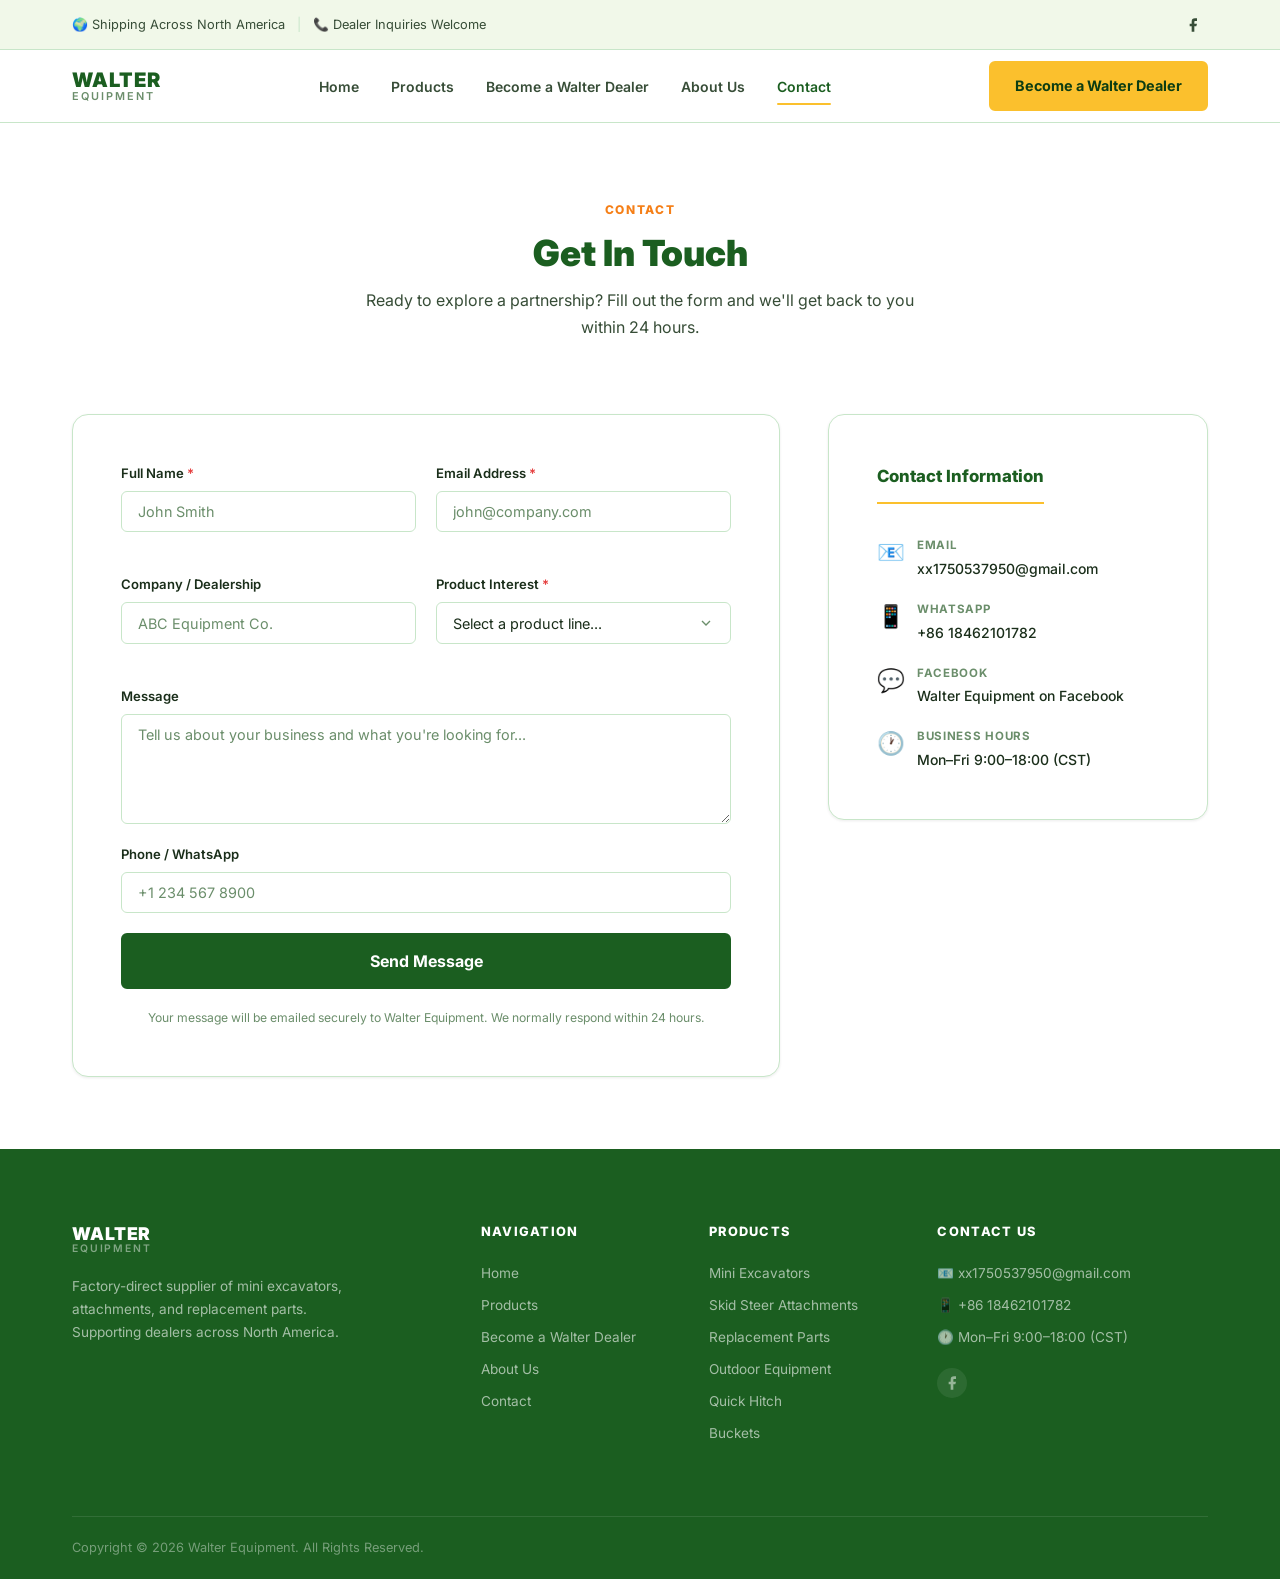
<file: contact.html>
<!DOCTYPE html>
<html lang="en">
<head>
    <meta charset="UTF-8">
    <meta name="viewport" content="width=device-width, initial-scale=1.0">
    <script>
        (function () {
            var filename = window.location.pathname.split('/').pop() || 'index.html';
            var page = {
                'products.html': 'products',
                'dealer.html': 'dealer',
                'about.html': 'about',
                'contact.html': 'contact',
                'thank-you.html': 'thanks'
            }[filename] || 'home';
            document.documentElement.setAttribute('data-page', page);
        }());
    </script>
    <!-- SEO -->
    <title>Contact | Walter Equipment</title>
    <meta name="description" content="Contact Walter Equipment about products, dealer partnerships, parts and factory-direct supply opportunities.">
    <meta name="keywords" content="mini excavator, skid steer attachments, replacement parts, electric bikes, outdoor equipment, dealer program, OEM branding">
    <meta name="author" content="Walter Equipment">
    <meta name="robots" content="index, follow">
    <link rel="canonical" href="https://walterequip.com/contact.html">

    <!-- Open Graph -->
    <meta property="og:title" content="Contact | Walter Equipment">
    <meta property="og:description" content="Factory-direct compact equipment, electric bikes, parts and dealer support across North America.">
    <meta property="og:type" content="website">
    <meta property="og:url" content="https://walterequip.com/contact.html">
    <meta property="og:image" content="https://walterequip.com/og-image.jpg">

    <!-- Twitter Card -->
    <meta name="twitter:card" content="summary_large_image">
    <meta name="twitter:title" content="Contact | Walter Equipment">
    <meta name="twitter:description" content="Factory-direct compact equipment, electric bikes, parts and dealer support.">

    <!-- Google Fonts -->
    <link rel="preconnect" href="https://fonts.googleapis.com">
    <link rel="preconnect" href="https://fonts.gstatic.com" crossorigin>
    <link href="https://fonts.googleapis.com/css2?family=Inter:wght@400;500;600;700;800;900&display=swap" rel="stylesheet">

    <!-- Favicon -->
    <link rel="icon" type="image/svg+xml" href="data:image/svg+xml,<svg xmlns='http://www.w3.org/2000/svg' viewBox='0 0 100 100'><text y='.9em' font-size='90'>🚜</text></svg>">

    <!-- Stylesheet -->
    <link rel="stylesheet" href="css/style.css?v=20260813c">
</head>
<body>

    <!-- ================================================
         1. TOP BAR
         ================================================ -->
    <div class="top-bar">
        <div class="container top-bar-inner">
            <div class="top-bar-left">
                <span>🌍 Shipping Across North America</span>
                <span class="separator">|</span>
                <span>📞 Dealer Inquiries Welcome</span>
            </div>
            <div class="top-bar-right">
                <a href="https://www.facebook.com/profile.php?id=61561698753119#" class="social-icon" aria-label="Walter Equipment on Facebook" target="_blank" rel="noopener noreferrer">
                    <svg width="16" height="16" viewBox="0 0 24 24" fill="currentColor">
                        <path d="M18 2h-3a5 5 0 0 0-5 5v3H7v4h3v8h4v-8h3l1-4h-4V7a1 1 0 0 1 1-1h3z"/>
                    </svg>
                </a>
            </div>
        </div>
    </div>

    <!-- ================================================
         2. HEADER / NAVIGATION
         ================================================ -->
    <header class="header" id="header">
        <div class="container header-inner">
            <!-- Logo -->
            <a href="index.html" class="logo">
                <span class="logo-walter">WALTER</span>
                <span class="logo-equip">EQUIPMENT</span>
            </a>

            <!-- Desktop Navigation -->
            <nav class="nav" id="nav" aria-label="Main navigation">
                <ul class="nav-list">
                    <li><a href="index.html" class="nav-link" data-nav-page="home">Home</a></li>
                    <li><a href="products.html" class="nav-link" data-nav-page="products">Products</a></li>
                    <li><a href="dealer.html" class="nav-link" data-nav-page="dealer">Become a Walter Dealer</a></li>
                    <li><a href="about.html" class="nav-link" data-nav-page="about">About Us</a></li>
                    <li><a href="contact.html" class="nav-link" data-nav-page="contact">Contact</a></li>
                </ul>
            </nav>

            <!-- CTA Button -->
            <a href="dealer.html" class="btn btn-accent header-cta">Become a Walter Dealer</a>

            <!-- Mobile Hamburger -->
            <button type="button" class="hamburger" id="hamburger" aria-label="Toggle menu" aria-expanded="false">
                <span class="hamburger-bar"></span>
                <span class="hamburger-bar"></span>
                <span class="hamburger-bar"></span>
            </button>
        </div>
    </header>

    <!-- ================================================
         3. HERO SECTION
         ================================================ -->
    <section class="hero page-section page-home" id="hero">
        <div class="hero-bg-shapes">
            <div class="hero-shape hero-shape-1"></div>
            <div class="hero-shape hero-shape-2"></div>
            <div class="hero-shape hero-shape-3"></div>
        </div>
        <div class="container hero-inner">
            <!-- Left Content -->
            <div class="hero-content fade-in-up">
                <span class="hero-tag">Dealer Program Available</span>
                <h1 class="hero-title">Helping Equipment Dealers Grow Their Business</h1>
                <p class="hero-subtitle">Factory-direct compact equipment with reliable parts supply and long-term dealer support.</p>
                <div class="hero-description">
                    <span>Factory-direct pricing.</span>
                    <span>Reliable machines.</span>
                    <span>Long-term partnership.</span>
                </div>
                <div class="hero-buttons">
                    <a href="products.html" class="btn btn-primary btn-lg">View Products</a>
                    <a href="dealer.html" class="btn btn-accent btn-lg">Join Our Dealer Network</a>
                </div>
            </div>
            <!-- Right Visual: Hero Image -->
            <div class="hero-visual fade-in-up">
                <img src="images/excavator.png" alt="1.5T Mini Excavator - Walter Equipment" class="hero-main-img">
            </div>
        </div>
    </section>

    <!-- ================================================
         4. TRUST BAR — WHY CHOOSE WALTER
         ================================================ -->
    <section class="trust-bar page-section page-home">
        <div class="container trust-bar-inner">
            <div class="trust-item fade-in-up">
                <span class="trust-icon">🚜</span>
                <span class="trust-text">Factory Direct</span>
            </div>
            <div class="trust-sep"></div>
            <div class="trust-item fade-in-up">
                <span class="trust-icon">🔧</span>
                <span class="trust-text">OEM Available</span>
            </div>
            <div class="trust-sep"></div>
            <div class="trust-item fade-in-up">
                <span class="trust-icon">⚡</span>
                <span class="trust-text">Fast Response</span>
            </div>
            <div class="trust-sep"></div>
            <div class="trust-item fade-in-up">
                <span class="trust-icon">🤝</span>
                <span class="trust-text">Dealer Support</span>
            </div>
        </div>
    </section>

    <!-- ================================================
         5. ONE-STOP SUPPLIER BANNER
         ================================================ -->
    <section class="onestop-banner page-section page-home">
        <div class="container onestop-inner">
            <h2 class="onestop-title fade-in-up">Your One-Stop Supplier for Compact Equipment Dealers</h2>
            <div class="onestop-features fade-in-up">
                <div class="onestop-feature">
                    <span class="onestop-feature-icon">🚜</span>
                    <span class="onestop-feature-label">Mini Excavators</span>
                </div>
                <div class="onestop-feature">
                    <span class="onestop-feature-icon">🔧</span>
                    <span class="onestop-feature-label">Replacement Parts</span>
                </div>
                <div class="onestop-feature">
                    <span class="onestop-feature-icon">🌿</span>
                    <span class="onestop-feature-label">Skid Steer Attachments</span>
                </div>
                <div class="onestop-feature">
                    <span class="onestop-feature-icon">🤝</span>
                    <span class="onestop-feature-label">Dealer Program</span>
                </div>
            </div>
            <p class="onestop-desc fade-in-up">Everything your dealership needs — from machines to parts, all from one reliable supplier.</p>
        </div>
    </section>

    <!-- ================================================
         6. WHY DEALERS CHOOSE WALTER
         ================================================ -->
    <section class="why-dealers page-section page-home">
        <div class="container">
            <div class="section-header fade-in-up">
                <h2 class="section-title">Why Dealers Choose Walter</h2>
            </div>
            <div class="why-dealers-grid">
                <div class="why-dealer-card fade-in-up">
                    <span class="why-dealer-icon">✔</span>
                    <h3 class="why-dealer-name">Dealer Pricing</h3>
                </div>
                <div class="why-dealer-card fade-in-up">
                    <span class="why-dealer-icon">✔</span>
                    <h3 class="why-dealer-name">Reliable Spare Parts</h3>
                </div>
                <div class="why-dealer-card fade-in-up">
                    <span class="why-dealer-icon">✔</span>
                    <h3 class="why-dealer-name">OEM Branding</h3>
                </div>
                <div class="why-dealer-card fade-in-up">
                    <span class="why-dealer-icon">✔</span>
                    <h3 class="why-dealer-name">Fast Response</h3>
                </div>
            </div>
        </div>
    </section>

    <!-- ================================================
         7. FEATURED PRODUCTS
         ================================================ -->
    <section class="featured-products page-section page-products" id="products">
        <div class="container">
            <div class="section-header fade-in-up">
                <span class="section-tag">Our Products</span>
                <h2 class="section-title">Featured Products</h2>
                <p class="section-subtitle">Quality equipment, parts and electric mobility products for your dealership</p>
            </div>

            <!-- Category Tabs -->
            <div class="category-tabs fade-in-up" id="categoryTabs">
                <button type="button" class="category-tab active" data-category="all">All</button>
                <button type="button" class="category-tab" data-category="excavators">Mini Excavators</button>
                <button type="button" class="category-tab" data-category="attachments">Attachments</button>
                <button type="button" class="category-tab" data-category="parts">Replacement Parts</button>
                <button type="button" class="category-tab" data-category="outdoor">Outdoor Equipment</button>
            </div>

            <!-- Products Grid -->
            <div class="products-grid" id="productsGrid">
                <!-- 1.5T Mini Excavator -->
                <div class="product-card fade-in-up" data-category="excavators">
                    <div class="product-card-img">
                        <img src="images/excavator.png" alt="1.5T Mini Excavator - Walter Equipment" loading="lazy">
                    </div>
                    <div class="product-card-body">
                        <h3 class="product-card-title">1.5T Mini Excavator</h3>
                        <p class="product-card-desc">Compact powerhouse for landscaping, farms, and tight job sites. Reliable performance, easy transport.</p>
                        <a href="#contact" class="product-card-link">Learn More <span>→</span></a>
                    </div>
                </div>

                <!-- Rubber Tracks -->
                <div class="product-card fade-in-up" data-category="parts">
                    <div class="product-card-img">
                        <img src="images/rubber-tracks.png" alt="Rubber Tracks - Walter Equipment" loading="lazy">
                    </div>
                    <div class="product-card-body">
                        <h3 class="product-card-title">Rubber Tracks</h3>
                        <p class="product-card-desc">Durable rubber tracks for mini excavators and skid steers. Multiple sizes available for all major brands.</p>
                        <a href="#contact" class="product-card-link">Learn More <span>→</span></a>
                    </div>
                </div>

                <!-- Travel Motors -->
                <div class="product-card fade-in-up" data-category="parts">
                    <div class="product-card-img">
                        <img src="images/travel-motor.png" alt="Travel Motor - Walter Equipment" loading="lazy">
                    </div>
                    <div class="product-card-body">
                        <h3 class="product-card-title">Travel Motors</h3>
                        <p class="product-card-desc">High-quality hydraulic travel motors as direct OEM replacement. Compatible with all major excavator brands.</p>
                        <a href="#contact" class="product-card-link">Learn More <span>→</span></a>
                    </div>
                </div>

                <!-- Brush Cutter -->
                <div class="product-card fade-in-up" data-category="attachments">
                    <div class="product-card-img">
                        <img src="images/brush-cutter.png" alt="Brush Cutter Attachment - Walter Equipment" loading="lazy">
                    </div>
                    <div class="product-card-body">
                        <h3 class="product-card-title">Brush Cutter</h3>
                        <p class="product-card-desc">Heavy-duty skid steer brush cutter attachment. Perfect for land clearing, overgrown property, and right-of-way maintenance.</p>
                        <a href="#contact" class="product-card-link">Learn More <span>→</span></a>
                    </div>
                </div>

                <!-- Quick Connect -->
                <div class="product-card fade-in-up" data-category="attachments">
                    <div class="product-card-img">
                        <img src="images/quick-connect.jpg" alt="Quick Connect - Walter Equipment" loading="lazy">
                    </div>
                    <div class="product-card-body">
                        <h3 class="product-card-title">Quick Connect</h3>
                        <p class="product-card-desc">Hydraulic quick connect couplings for rapid attachment changes on mini excavators. Save time, increase efficiency on every job.</p>
                        <a href="#contact" class="product-card-link">Learn More <span>→</span></a>
                    </div>
                </div>

                <!-- Accessories -->
                <div class="product-card fade-in-up" data-category="attachments">
                    <div class="product-card-img">
                        <img src="images/accessories.jpg" alt="Excavator Accessories - Walter Equipment" loading="lazy">
                    </div>
                    <div class="product-card-body">
                        <h3 class="product-card-title">Accessories</h3>
                        <p class="product-card-desc">Wide range of excavator accessories: buckets, rippers, grapples and more. Various configurations available for all your needs.</p>
                        <a href="#contact" class="product-card-link">Learn More <span>→</span></a>
                    </div>
                </div>

                <!-- Outdoor Equipment: SU8 Rebel -->
                <article class="product-card product-card-outdoor fade-in-up" data-category="outdoor">
                    <div class="product-card-img">
                        <img src="images/outdoor/su8-rebel.jpg" alt="S1 fat-tire electric bike" loading="lazy" decoding="async">
                    </div>
                    <div class="product-card-body">
                        <h3 class="product-card-title">S1</h3>
                        <p class="product-card-desc">A moped-style fat-tire electric bike built around a reinforced carbon-steel frame, dual-crown suspension and a 150 kg rated payload.</p>
                        <ul class="product-specs">
                            <li><strong>Wheels:</strong> 20 x 4 in fat tires</li>
                            <li><strong>Drivetrain:</strong> Shimano 7-speed</li>
                            <li><strong>Range:</strong> Up to 65 km with pedal assist</li>
                            <li><strong>Display:</strong> M5 color center display</li>
                        </ul>
                        <p class="product-variants"><strong>Configurations:</strong> 52V 1500W / 20Ah with hydraulic brakes, or 48V 1000W / 16Ah with cable brakes.</p>
                        <a href="#contact" class="product-card-link">Request Details <span>→</span></a>
                    </div>
                </article>

                <!-- Outdoor Equipment: F1 -->
                <article class="product-card product-card-outdoor fade-in-up" data-category="outdoor">
                    <div class="product-card-img">
                        <img src="images/outdoor/f1-fat-tire.jpg" alt="S2 26-inch fat-tire electric bike" loading="lazy" decoding="async">
                    </div>
                    <div class="product-card-body">
                        <h3 class="product-card-title">S2</h3>
                        <p class="product-card-desc">A high-power 26-inch electric bike with a 6061 aluminum frame, lockout suspension fork and hydraulic disc brakes for mixed-surface riding.</p>
                        <ul class="product-specs">
                            <li><strong>Drive:</strong> 48V 1000W rear hub motor</li>
                            <li><strong>Battery:</strong> 16Ah</li>
                            <li><strong>Wheels:</strong> 26 x 4 in Chaoyang tires</li>
                            <li><strong>Range:</strong> 40-60 km electric; up to 65 km assisted</li>
                        </ul>
                        <a href="#contact" class="product-card-link">Request Details <span>→</span></a>
                    </div>
                </article>

                <!-- Outdoor Equipment: F1 AWD Pro -->
                <article class="product-card product-card-outdoor fade-in-up" data-category="outdoor">
                    <div class="product-card-img">
                        <img src="images/outdoor/f1-awd-pro.jpg" alt="S3 dual-motor electric bike" loading="lazy" decoding="async">
                    </div>
                    <div class="product-card-body">
                        <h3 class="product-card-title">S3</h3>
                        <p class="product-card-desc">This all-wheel-drive model pairs dual motors with an aluminum chassis, hydraulic braking and wide tires for confident traction on demanding terrain.</p>
                        <ul class="product-specs">
                            <li><strong>Drive:</strong> Dual 48V 1000W hub motors</li>
                            <li><strong>Battery:</strong> 22.4Ah</li>
                            <li><strong>Wheels:</strong> 26 x 4 in Chaoyang tires</li>
                            <li><strong>Range:</strong> 65-75 km electric; up to 85 km assisted</li>
                        </ul>
                        <a href="#contact" class="product-card-link">Request Details <span>→</span></a>
                    </div>
                </article>

                <!-- Outdoor Equipment: F1BWD -->
                <article class="product-card product-card-outdoor fade-in-up" data-category="outdoor">
                    <div class="product-card-img">
                        <img src="images/outdoor/f1bwd-dual-battery.jpg" alt="S4 dual-motor dual-battery electric bike" loading="lazy" decoding="async">
                    </div>
                    <div class="product-card-body">
                        <h3 class="product-card-title">S4</h3>
                        <p class="product-card-desc">A long-range configuration combining all-wheel drive with two battery packs, a lightweight aluminum frame and hydraulic braking.</p>
                        <ul class="product-specs">
                            <li><strong>Drive:</strong> Dual 48V 1000W hub motors</li>
                            <li><strong>Battery:</strong> Dual 22.4Ah packs</li>
                            <li><strong>Wheels:</strong> 26 x 4 in Chaoyang tires</li>
                            <li><strong>Drivetrain:</strong> Shimano 7-speed</li>
                        </ul>
                        <a href="#contact" class="product-card-link">Request Details <span>→</span></a>
                    </div>
                </article>

                <!-- Outdoor Equipment: R700 Cross-Rider -->
                <article class="product-card product-card-outdoor fade-in-up" data-category="outdoor">
                    <div class="product-card-img">
                        <img src="images/outdoor/r700-cross-rider.jpg" alt="S5 electric moped" loading="lazy" decoding="async">
                    </div>
                    <div class="product-card-body">
                        <h3 class="product-card-title">S5</h3>
                        <p class="product-card-desc">A rugged 20-inch electric moped with adjustable front suspension, a hydraulic rear shock and hydraulic brakes for comfortable everyday or trail use.</p>
                        <ul class="product-specs">
                            <li><strong>Wheels:</strong> 20 x 4 in Kenda tires</li>
                            <li><strong>Frame:</strong> Carbon steel; 150 kg rated payload</li>
                            <li><strong>Range:</strong> Up to 65 km with pedal assist</li>
                            <li><strong>Display:</strong> VA35 color display</li>
                        </ul>
                        <p class="product-variants"><strong>Configurations:</strong> 52V 1500W / 30Ah or 52V 1200W / 25Ah.</p>
                        <a href="#contact" class="product-card-link">Request Details <span>→</span></a>
                    </div>
                </article>

                <!-- Outdoor Equipment: R700 Pro Moto-X -->
                <article class="product-card product-card-outdoor fade-in-up" data-category="outdoor">
                    <div class="product-card-img">
                        <img src="images/outdoor/r700-pro-moto-x.jpg" alt="S6 electric moped" loading="lazy" decoding="async">
                    </div>
                    <div class="product-card-body">
                        <h3 class="product-card-title">S6</h3>
                        <p class="product-card-desc">A performance-focused electric moped with motorcycle-style hydraulic suspension, a reinforced steel frame and powerful lighting.</p>
                        <ul class="product-specs">
                            <li><strong>Drive:</strong> 60V 1800W</li>
                            <li><strong>Battery:</strong> 30Ah</li>
                            <li><strong>Wheels:</strong> 20 x 4 in Kenda tires</li>
                            <li><strong>Equipment:</strong> Hydraulic brakes and 3000-lumen headlight</li>
                        </ul>
                        <a href="#contact" class="product-card-link">Request Details <span>→</span></a>
                    </div>
                </article>

                <!-- Outdoor Equipment: EBM11 Daily Ace -->
                <article class="product-card product-card-outdoor fade-in-up" data-category="outdoor">
                    <div class="product-card-img">
                        <img src="images/outdoor/ebm11-daily-ace.jpg" alt="S7 commuter electric bike" loading="lazy" decoding="async">
                    </div>
                    <div class="product-card-body">
                        <h3 class="product-card-title">S7</h3>
                        <p class="product-card-desc">A practical commuter electric bike with a conventional 26-inch layout, rear cargo rack and approachable power delivery for daily transportation.</p>
                        <ul class="product-specs">
                            <li><strong>Drive:</strong> 36V 250W</li>
                            <li><strong>Battery:</strong> 13Ah</li>
                            <li><strong>Wheels:</strong> 26 x 1.95 in Kenda tires</li>
                            <li><strong>Equipment:</strong> 7-speed drivetrain and mechanical disc brakes</li>
                        </ul>
                        <a href="#contact" class="product-card-link">Request Details <span>→</span></a>
                    </div>
                </article>

                <!-- Outdoor Equipment: T3 Urban Swift -->
                <article class="product-card product-card-outdoor fade-in-up" data-category="outdoor">
                    <div class="product-card-img">
                        <img src="images/outdoor/t3-urban-swift.jpg" alt="S8 commuter electric bike" loading="lazy" decoding="async">
                    </div>
                    <div class="product-card-body">
                        <h3 class="product-card-title">S8</h3>
                        <p class="product-card-desc">A streamlined city e-bike with a removable battery, upright geometry and familiar bicycle controls for efficient urban travel.</p>
                        <ul class="product-specs">
                            <li><strong>Drive:</strong> 36V 250W</li>
                            <li><strong>Battery:</strong> 7.8Ah</li>
                            <li><strong>Range:</strong> 30-45 km</li>
                            <li><strong>Equipment:</strong> 7-speed drivetrain, disc brakes and LCD866 display</li>
                        </ul>
                        <a href="#contact" class="product-card-link">Request Details <span>→</span></a>
                    </div>
                </article>

                <!-- Outdoor Equipment: H1 Urban-X -->
                <article class="product-card product-card-outdoor fade-in-up" data-category="outdoor">
                    <div class="product-card-img">
                        <img src="images/outdoor/h1-urban-x.jpg" alt="S9 step-through electric bike" loading="lazy" decoding="async">
                    </div>
                    <div class="product-card-body">
                        <h3 class="product-card-title">S9</h3>
                        <p class="product-card-desc">A step-through urban e-bike equipped for commuting with a suspension fork, rear rack, mudguards and an easy-to-read NFC display.</p>
                        <ul class="product-specs">
                            <li><strong>Drive:</strong> 48V 500W</li>
                            <li><strong>Battery:</strong> 13Ah / 624Wh</li>
                            <li><strong>Wheels:</strong> 26 x 1.95 in city tires</li>
                            <li><strong>Range:</strong> 40-50 km</li>
                        </ul>
                        <a href="#contact" class="product-card-link">Request Details <span>→</span></a>
                    </div>
                </article>

                <!-- Outdoor Equipment: V1 Iron Knight -->
                <article class="product-card product-card-outdoor fade-in-up" data-category="outdoor">
                    <div class="product-card-img">
                        <img src="images/outdoor/v1-iron-knight.jpg" alt="S10 dual-motor electric bike" loading="lazy" decoding="async">
                    </div>
                    <div class="product-card-body">
                        <h3 class="product-card-title">S10</h3>
                        <p class="product-card-desc">A full-suspension, all-wheel-drive fat-tire e-bike with a 6061 aluminum frame and hydraulic braking for high-traction riding.</p>
                        <ul class="product-specs">
                            <li><strong>Drive:</strong> Dual 52V 1000W hub motors</li>
                            <li><strong>Battery:</strong> 22.4Ah</li>
                            <li><strong>Wheels:</strong> 26 x 4 in Chaoyang tires</li>
                            <li><strong>Range:</strong> 45-75 km electric; up to 85 km assisted</li>
                        </ul>
                        <a href="#contact" class="product-card-link">Request Details <span>→</span></a>
                    </div>
                </article>

                <!-- Outdoor Equipment: K10 Commander-X -->
                <article class="product-card product-card-outdoor fade-in-up" data-category="outdoor">
                    <div class="product-card-img">
                        <img src="images/outdoor/k10-commander-x.jpg" alt="S11 dual-motor electric moped" loading="lazy" decoding="async">
                    </div>
                    <div class="product-card-body">
                        <h3 class="product-card-title">S11</h3>
                        <p class="product-card-desc">A heavy-duty electric moped featuring dual motors, dual batteries, full suspension and a reinforced frame rated for a 180 kg payload.</p>
                        <ul class="product-specs">
                            <li><strong>Drive:</strong> Dual 52V 1000W hub motors</li>
                            <li><strong>Battery:</strong> 20Ah + 23Ah</li>
                            <li><strong>Wheels:</strong> 20 x 4 in fat tires</li>
                            <li><strong>Equipment:</strong> Hydraulic brakes, color display and cruise function</li>
                        </ul>
                        <a href="#contact" class="product-card-link">Request Details <span>→</span></a>
                    </div>
                </article>

                <!-- Outdoor Equipment: Z01 Pocket Tank -->
                <article class="product-card product-card-outdoor fade-in-up" data-category="outdoor">
                    <div class="product-card-img">
                        <img src="images/outdoor/z01-pocket-tank.jpg" alt="S12 folding fat-tire electric bike" loading="lazy" decoding="async">
                    </div>
                    <div class="product-card-body">
                        <h3 class="product-card-title">S12</h3>
                        <p class="product-card-desc">A compact folding fat-tire e-bike with a low step-through frame, suspension fork and front and rear seating for flexible urban use.</p>
                        <ul class="product-specs">
                            <li><strong>Drive:</strong> 36V 250W</li>
                            <li><strong>Battery:</strong> 13Ah</li>
                            <li><strong>Wheels:</strong> 20 x 4 in fat tires</li>
                            <li><strong>Range:</strong> 35-45 km electric; up to 50 km assisted</li>
                        </ul>
                        <a href="#contact" class="product-card-link">Request Details <span>→</span></a>
                    </div>
                </article>

                <!-- Outdoor Equipment: G20 Nomad -->
                <article class="product-card product-card-outdoor fade-in-up" data-category="outdoor">
                    <div class="product-card-img">
                        <img src="images/outdoor/g20-nomad.jpg" alt="S13 utility electric bike" loading="lazy" decoding="async">
                    </div>
                    <div class="product-card-body">
                        <h3 class="product-card-title">S13</h3>
                        <p class="product-card-desc">A compact utility e-bike with fat tires, an integrated battery and rear cargo platform, designed for daily transport and light hauling.</p>
                        <ul class="product-specs">
                            <li><strong>Drive:</strong> 48V 500W</li>
                            <li><strong>Battery:</strong> 20Ah integrated pack</li>
                            <li><strong>Wheels:</strong> 20 x 4 in fat tires</li>
                            <li><strong>Equipment:</strong> 7-speed drivetrain, TFT display and front/rear lights</li>
                        </ul>
                        <a href="#contact" class="product-card-link">Request Details <span>→</span></a>
                    </div>
                </article>

                <!-- Outdoor Equipment: K80 Liberty -->
                <article class="product-card product-card-outdoor fade-in-up" data-category="outdoor">
                    <div class="product-card-img">
                        <img src="images/outdoor/k80-liberty.jpg" alt="S14 full-suspension electric mountain bike" loading="lazy" decoding="async">
                    </div>
                    <div class="product-card-body">
                        <h3 class="product-card-title">S14</h3>
                        <p class="product-card-desc">A full-suspension electric mountain bike with a high-carbon-steel frame and broad 26-inch tires for comfort on uneven routes.</p>
                        <ul class="product-specs">
                            <li><strong>Drive:</strong> 350W rear hub motor</li>
                            <li><strong>Battery:</strong> 48V 13Ah</li>
                            <li><strong>Wheels:</strong> 26 x 2.6 in tires</li>
                            <li><strong>Equipment:</strong> Mechanical disc brakes and NFC TFT display</li>
                        </ul>
                        <a href="#contact" class="product-card-link">Request Details <span>→</span></a>
                    </div>
                </article>

                <!-- Outdoor Equipment: FC70 Eco-Step -->
                <article class="product-card product-card-outdoor fade-in-up" data-category="outdoor">
                    <div class="product-card-img">
                        <img src="images/outdoor/fc70-eco-step.jpg" alt="S15 fat-tire electric bike" loading="lazy" decoding="async">
                    </div>
                    <div class="product-card-body">
                        <h3 class="product-card-title">S15</h3>
                        <p class="product-card-desc">A versatile fat-tire e-bike with a reinforced steel frame, front and rear suspension and hydraulic braking for stable everyday riding.</p>
                        <ul class="product-specs">
                            <li><strong>Drive:</strong> 36V 250W</li>
                            <li><strong>Battery:</strong> 13Ah</li>
                            <li><strong>Wheels:</strong> 20 x 4 in puncture-resistant tires</li>
                            <li><strong>Equipment:</strong> 7-speed drivetrain and Bluetooth color display</li>
                        </ul>
                        <a href="#contact" class="product-card-link">Request Details <span>→</span></a>
                    </div>
                </article>

                <!-- Outdoor Equipment: R737 Ranger -->
                <article class="product-card product-card-outdoor fade-in-up" data-category="outdoor">
                    <div class="product-card-img">
                        <img src="images/outdoor/r737-ranger.jpg" alt="S16 dual-battery step-through electric bike" loading="lazy" decoding="async">
                    </div>
                    <div class="product-card-body">
                        <h3 class="product-card-title">S16</h3>
                        <p class="product-card-desc">A long-range step-through electric bike with two batteries, full suspension and an aluminum frame for comfortable all-day use.</p>
                        <ul class="product-specs">
                            <li><strong>Drive:</strong> 52V 750W rear hub motor</li>
                            <li><strong>Battery:</strong> 25Ah integrated + 21Ah rear pack</li>
                            <li><strong>Wheels:</strong> 26 x 4 in Kenda tires</li>
                            <li><strong>Equipment:</strong> Hydraulic brakes and rear cargo rack</li>
                        </ul>
                        <a href="#contact" class="product-card-link">Request Details <span>→</span></a>
                    </div>
                </article>

                <!-- Outdoor Equipment: U745 Flow -->
                <article class="product-card product-card-outdoor fade-in-up" data-category="outdoor">
                    <div class="product-card-img">
                        <img src="images/outdoor/u745-flow.jpg" alt="S17 belt-drive urban electric bike" loading="lazy" decoding="async">
                    </div>
                    <div class="product-card-body">
                        <h3 class="product-card-title">S17</h3>
                        <p class="product-card-desc">A clean, low-maintenance urban e-bike using a quiet belt drive and torque sensor for smooth, natural pedal assistance without a throttle.</p>
                        <ul class="product-specs">
                            <li><strong>Drive:</strong> 36V 250W rear hub motor</li>
                            <li><strong>Battery:</strong> 10.4Ah integrated pack</li>
                            <li><strong>Wheels:</strong> 700 x 45C Chaoyang tires</li>
                            <li><strong>Equipment:</strong> Single-speed belt drive and hydraulic brakes</li>
                        </ul>
                        <a href="#contact" class="product-card-link">Request Details <span>→</span></a>
                    </div>
                </article>

                <!-- Outdoor Equipment: U726 -->
                <article class="product-card product-card-outdoor fade-in-up" data-category="outdoor">
                    <div class="product-card-img">
                        <img src="images/outdoor/u726.jpg" alt="S18 full-suspension fat-tire electric bike" loading="lazy" decoding="async">
                    </div>
                    <div class="product-card-body">
                        <h3 class="product-card-title">S18</h3>
                        <p class="product-card-desc">A versatile aluminum fat-tire e-bike with full suspension, a high-capacity integrated battery and practical rear cargo rack.</p>
                        <ul class="product-specs">
                            <li><strong>Drive:</strong> 48V 500W rear hub motor</li>
                            <li><strong>Battery:</strong> 20Ah integrated pack</li>
                            <li><strong>Wheels:</strong> 26 x 4 in Kenda tires</li>
                            <li><strong>Equipment:</strong> Shimano 7-speed and hydraulic brakes</li>
                        </ul>
                        <a href="#contact" class="product-card-link">Request Details <span>→</span></a>
                    </div>
                </article>

                <!-- Outdoor Equipment: R7100 -->
                <article class="product-card product-card-outdoor fade-in-up" data-category="outdoor">
                    <div class="product-card-img">
                        <img src="images/outdoor/r7100.jpg" alt="S19 torque-sensor electric bike" loading="lazy" decoding="async">
                    </div>
                    <div class="product-card-body">
                        <h3 class="product-card-title">S19</h3>
                        <p class="product-card-desc">An aluminum 27.5-inch electric bike with torque-sensing assistance for responsive power delivery and a natural pedaling feel.</p>
                        <ul class="product-specs">
                            <li><strong>Drive:</strong> 48V 500W rear hub motor</li>
                            <li><strong>Battery:</strong> 20Ah integrated pack</li>
                            <li><strong>Wheels:</strong> 27.5 x 2.2 in Kenda tires</li>
                            <li><strong>Equipment:</strong> Shimano 7-speed and hydraulic brakes</li>
                        </ul>
                        <a href="#contact" class="product-card-link">Request Details <span>→</span></a>
                    </div>
                </article>

                <!-- Outdoor Equipment: T600 -->
                <article class="product-card product-card-outdoor fade-in-up" data-category="outdoor">
                    <div class="product-card-img">
                        <img src="images/outdoor/t600.jpg" alt="S20 dual-motor utility electric bike" loading="lazy" decoding="async">
                    </div>
                    <div class="product-card-body">
                        <h3 class="product-card-title">S20</h3>
                        <p class="product-card-desc">A dual-motor utility e-bike with an aluminum frame, large integrated battery and rear cargo rack for traction and carrying capacity.</p>
                        <ul class="product-specs">
                            <li><strong>Drive:</strong> Dual 48V 750W hub motors</li>
                            <li><strong>Battery:</strong> 30Ah integrated pack</li>
                            <li><strong>Wheels:</strong> 26 x 4 in Kenda tires</li>
                            <li><strong>Equipment:</strong> Hydraulic brakes and Kingmeter VA47 display</li>
                        </ul>
                        <a href="#contact" class="product-card-link">Request Details <span>→</span></a>
                    </div>
                </article>

                <!-- Outdoor Equipment: M730 -->
                <article class="product-card product-card-outdoor fade-in-up" data-category="outdoor">
                    <div class="product-card-img">
                        <img src="images/outdoor/m730.jpg" alt="S21 Bafang mid-drive fat-tire electric bike" loading="lazy" decoding="async">
                    </div>
                    <div class="product-card-body">
                        <h3 class="product-card-title">S21</h3>
                        <p class="product-card-desc">A premium mid-drive fat-tire e-bike with torque sensing, an aluminum chassis and a Shimano 8-speed drivetrain for controlled off-road power.</p>
                        <ul class="product-specs">
                            <li><strong>Drive:</strong> Bafang 48V 1000W mid-drive motor</li>
                            <li><strong>Battery:</strong> 25Ah integrated pack</li>
                            <li><strong>Wheels:</strong> 26 x 4 in Kenda tires</li>
                            <li><strong>Equipment:</strong> Hydraulic brakes, thumb throttle and rear rack</li>
                        </ul>
                        <a href="#contact" class="product-card-link">Request Details <span>→</span></a>
                    </div>
                </article>
            </div>
        </div>
    </section>

    <!-- ================================================
         8. DEALER INQUIRY FORM (Homepage)
         ================================================ -->
    <section class="dealer-inquiry page-section page-removed" id="dealer-inquiry">
        <div class="container">
            <div class="dealer-inquiry-grid">
                <!-- Left: Info -->
                <div class="dealer-inquiry-info fade-in-up">
                    <span class="section-tag">Join Our Network</span>
                    <h2 class="section-title">Become a Walter Dealer</h2>
                    <p class="dealer-inquiry-text">Partner with Walter Equipment and grow your dealership with factory-direct pricing, reliable supply, and long-term support. We are actively expanding our dealer network across North America.</p>
                    <div class="dealer-inquiry-benefits">
                        <div class="di-benefit">
                            <span class="di-check">✔</span>
                            <span>Competitive dealer pricing</span>
                        </div>
                        <div class="di-benefit">
                            <span class="di-check">✔</span>
                            <span>OEM branding available</span>
                        </div>
                        <div class="di-benefit">
                            <span class="di-check">✔</span>
                            <span>Reliable spare parts supply</span>
                        </div>
                        <div class="di-benefit">
                            <span class="di-check">✔</span>
                            <span>Dedicated account manager</span>
                        </div>
                    </div>
                </div>
                <!-- Right: Form -->
                <div class="dealer-inquiry-form-wrapper fade-in-up">
                    <form class="inquiry-form" id="inquiryForm" novalidate>
                        <div class="form-row">
                            <div class="form-group">
                                <label for="inq-company">Company Name <span class="required">*</span></label>
                                <input type="text" id="inq-company" name="company" placeholder="ABC Equipment Co." required>
                                <span class="form-error" id="inq-companyError"></span>
                            </div>
                            <div class="form-group">
                                <label for="inq-country">Country <span class="required">*</span></label>
                                <input type="text" id="inq-country" name="country" placeholder="United States" required>
                                <span class="form-error" id="inq-countryError"></span>
                            </div>
                        </div>
                        <div class="form-row">
                            <div class="form-group">
                                <label for="inq-email">Email <span class="required">*</span></label>
                                <input type="email" id="inq-email" name="email" placeholder="contact@company.com" required>
                                <span class="form-error" id="inq-emailError"></span>
                            </div>
                            <div class="form-group">
                                <label for="inq-whatsapp">WhatsApp</label>
                                <input type="text" id="inq-whatsapp" name="whatsapp" placeholder="+1 234 567 8900">
                            </div>
                        </div>
                        <div class="form-group">
                            <label for="inq-products">Interested Products <span class="required">*</span></label>
                            <select id="inq-products" name="products" required>
                                <option value="" disabled selected>Select product category...</option>
                                <option value="mini-excavator">Mini Excavator</option>
                                <option value="attachments">Attachments</option>
                                <option value="parts">Parts</option>
                                <option value="outdoor-equipment">Outdoor Equipment</option>
                                <option value="all">All Products</option>
                            </select>
                            <span class="form-error" id="inq-productsError"></span>
                        </div>
                        <div class="form-group">
                            <label for="inq-message">Message</label>
                            <textarea id="inq-message" name="message" rows="3" placeholder="Tell us about your business..."></textarea>
                        </div>
                        <button type="submit" class="btn btn-primary btn-submit" id="inqSubmitBtn">
                            <span class="btn-text">Submit Inquiry</span>
                            <span class="btn-loading" style="display:none;">
                                <svg class="spinner" viewBox="0 0 24 24" width="18" height="18">
                                    <circle cx="12" cy="12" r="10" stroke="currentColor" stroke-width="3" fill="none" stroke-dasharray="60" stroke-dashoffset="20"/>
                                </svg>
                                Submitting...
                            </span>
                        </button>
                        <div class="form-success" id="inqFormSuccess" style="display:none;">
                            <span>🎉</span> Thank you! We'll be in touch within 24 hours.
                        </div>
                    </form>
                </div>
            </div>
        </div>
    </section>

    <!-- ================================================
         9. MARKETING MODULE (Facebook Ad Landing)
         ================================================ -->
    <section class="marketing-module page-section page-removed">
        <div class="container marketing-inner">
            <div class="marketing-badge fade-in-up">🚜 Dealer Network Expanding</div>
            <h2 class="marketing-title fade-in-up">Looking for Equipment Dealers</h2>
            <p class="marketing-text fade-in-up">We're expanding our dealer network across North America. Contact us today to learn more about our dealer pricing, OEM service and partnership opportunities.</p>
            <a href="dealer.html" class="btn btn-accent btn-lg fade-in-up">Become a Walter Dealer</a>
        </div>
    </section>

    <!-- ================================================
         10. DEALER PROGRAM (Anchor Page)
         ================================================ -->
    <section class="dealer-program page-section page-dealer" id="dealer-program">
        <div class="container">
            <div class="section-header fade-in-up">
                <span class="section-tag">Partnership</span>
                <h2 class="section-title">Become a Walter Dealer</h2>
                <p class="section-subtitle">Join a growing network of dealers who trust Walter Equipment as their factory-direct supplier.</p>
            </div>

            <div class="dealer-program-grid">
                <!-- Left: Why Partner -->
                <div class="dealer-why fade-in-up">
                    <h3 class="dealer-why-title">Why Partner With Walter</h3>
                    <div class="dealer-why-list">
                        <div class="dealer-why-item">
                            <span class="dealer-why-icon">💰</span>
                            <div>
                                <strong>Competitive Pricing</strong>
                                <p>Factory-direct pricing that lets you compete and win.</p>
                            </div>
                        </div>
                        <div class="dealer-why-item">
                            <span class="dealer-why-icon">🏷️</span>
                            <div>
                                <strong>OEM Branding</strong>
                                <p>Put your brand on our machines. Full OEM support available.</p>
                            </div>
                        </div>
                        <div class="dealer-why-item">
                            <span class="dealer-why-icon">🔧</span>
                            <div>
                                <strong>Reliable Spare Parts</strong>
                                <p>Consistent parts supply so your customers never wait.</p>
                            </div>
                        </div>
                        <div class="dealer-why-item">
                            <span class="dealer-why-icon">📣</span>
                            <div>
                                <strong>Marketing Support</strong>
                                <p>Brochures, photos, and digital assets ready to use.</p>
                            </div>
                        </div>
                        <div class="dealer-why-item">
                            <span class="dealer-why-icon">⚡</span>
                            <div>
                                <strong>Fast Response</strong>
                                <p>Quick replies, quick solutions. Your time matters.</p>
                            </div>
                        </div>
                        <div class="dealer-why-item">
                            <span class="dealer-why-icon">🤝</span>
                            <div>
                                <strong>Long-term Supply</strong>
                                <p>We plan for the long haul — reliable supply for years to come.</p>
                            </div>
                        </div>
                    </div>
                </div>

                <!-- Right: Application Form -->
                <div class="dealer-apply fade-in-up">
                    <div class="dealer-apply-card">
                        <h3 class="dealer-apply-title">Dealer Application Form</h3>
                        <form class="apply-form" id="applyForm" action="https://formsubmit.co/xx1750537950@gmail.com" method="POST" accept-charset="UTF-8" novalidate>
                            <input type="hidden" name="_subject" value="New Walter Equipment Dealer Application">
                            <input type="hidden" name="_template" value="table">
                            <input type="hidden" name="_next" value="https://walterequip.com/thank-you.html">
                            <input type="hidden" name="_url" value="https://walterequip.com/dealer.html">
                            <div class="form-group">
                                <label for="app-company">Company Name <span class="required">*</span></label>
                                <input type="text" id="app-company" name="company" placeholder="ABC Equipment Co." required>
                                <span class="form-error" id="app-companyError"></span>
                            </div>
                            <div class="form-group">
                                <label for="app-country">Country <span class="required">*</span></label>
                                <input type="text" id="app-country" name="country" placeholder="United States" required>
                                <span class="form-error" id="app-countryError"></span>
                            </div>
                            <div class="form-group">
                                <label for="app-contact">Contact Person <span class="required">*</span></label>
                                <input type="text" id="app-contact" name="contact" placeholder="John Smith" required>
                                <span class="form-error" id="app-contactError"></span>
                            </div>
                            <div class="form-group">
                                <label for="app-email">Email <span class="required">*</span></label>
                                <input type="email" id="app-email" name="email" placeholder="contact@company.com" required>
                                <span class="form-error" id="app-emailError"></span>
                            </div>
                            <div class="form-group">
                                <label for="app-phone">Phone / WhatsApp</label>
                                <input type="text" id="app-phone" name="phone" placeholder="+1 234 567 8900">
                            </div>
                            <div class="form-group">
                                <label for="app-type">Business Type <span class="required">*</span></label>
                                <select id="app-type" name="type" required>
                                    <option value="" disabled selected>Select type...</option>
                                    <option value="dealer">Dealer</option>
                                    <option value="distributor">Distributor</option>
                                    <option value="other">Other</option>
                                </select>
                                <span class="form-error" id="app-typeError"></span>
                            </div>
                            <div class="form-group">
                                <label for="app-products">Interested Products <span class="required">*</span></label>
                                <select id="app-products" name="interested_products" required>
                                    <option value="" disabled selected>Select product category...</option>
                                    <option value="Mini Excavators">Mini Excavators</option>
                                    <option value="Attachments">Attachments</option>
                                    <option value="Replacement Parts">Replacement Parts</option>
                                    <option value="Outdoor Equipment">Outdoor Equipment</option>
                                    <option value="Multiple Product Lines">Multiple Product Lines</option>
                                </select>
                                <span class="form-error" id="app-productsError"></span>
                            </div>
                            <div class="form-group">
                                <label for="app-message">Message</label>
                                <textarea id="app-message" name="message" rows="3" placeholder="Tell us about your dealership..."></textarea>
                            </div>
                            <button type="submit" class="btn btn-primary btn-submit" id="appSubmitBtn">
                                <span class="btn-text">Apply Now</span>
                                <span class="btn-loading" style="display:none;">
                                    <svg class="spinner" viewBox="0 0 24 24" width="18" height="18">
                                        <circle cx="12" cy="12" r="10" stroke="currentColor" stroke-width="3" fill="none" stroke-dasharray="60" stroke-dashoffset="20"/>
                                    </svg>
                                    Applying...
                                </span>
                            </button>
                            <p class="form-note">Your application will be emailed securely to Walter Equipment. We normally respond within 24 hours.</p>
                        </form>
                    </div>
                </div>
            </div>
        </div>
    </section>

    <!-- ================================================
         11. ABOUT US (Simplified)
         ================================================ -->
    <section class="about page-section page-about" id="about">
        <div class="container">
            <div class="section-header fade-in-up">
                <span class="section-tag">Our Story</span>
                <h2 class="section-title">About Walter Equipment</h2>
            </div>
            <div class="about-grid">
                <div class="about-card fade-in-up">
                    <span class="about-card-icon">🏢</span>
                    <h3 class="about-card-title">Who We Are</h3>
                    <p class="about-card-desc">Dedicated to supporting equipment dealers with quality machines and reliable parts supply.</p>
                </div>
                <div class="about-card fade-in-up">
                    <span class="about-card-icon">🚜</span>
                    <h3 class="about-card-title">What We Supply</h3>
                    <p class="about-card-desc">Mini excavators, attachments, and replacement parts — all factory-direct.</p>
                </div>
                <div class="about-card fade-in-up">
                    <span class="about-card-icon">🤝</span>
                    <h3 class="about-card-title">Why Dealers Work With Us</h3>
                    <p class="about-card-desc">Competitive pricing, OEM options, and long-term partnership commitment.</p>
                </div>
            </div>
            <!-- Factory Photo Placeholder -->
            <div class="factory-placeholder fade-in-up">
                <div class="factory-placeholder-inner">
                    <span class="factory-placeholder-icon">📷</span>
                    <span class="factory-placeholder-text">[Add Factory Photos / Warehouse Images Here]</span>
                </div>
            </div>
        </div>
    </section>

    <!-- ================================================
         12. CONTACT SECTION
         ================================================ -->
    <section class="contact page-section page-contact" id="contact">
        <div class="container">
            <div class="section-header fade-in-up">
                <span class="section-tag">Contact</span>
                <h2 class="section-title">Get In Touch</h2>
                <p class="section-subtitle">Ready to explore a partnership? Fill out the form and we'll get back to you within 24 hours.</p>
            </div>

            <div class="contact-grid">
                <!-- Left: Form -->
                <div class="contact-form-wrapper fade-in-up">
                    <form class="contact-form" id="contactForm" action="https://formsubmit.co/xx1750537950@gmail.com" method="POST" accept-charset="UTF-8" novalidate>
                        <input type="hidden" name="_subject" value="New Walter Equipment Website Inquiry">
                        <input type="hidden" name="_template" value="table">
                        <input type="hidden" name="_next" value="https://walterequip.com/thank-you.html">
                        <input type="hidden" name="_url" value="https://walterequip.com/contact.html">
                        <div class="form-row">
                            <div class="form-group">
                                <label for="name">Full Name <span class="required">*</span></label>
                                <input type="text" id="name" name="name" placeholder="John Smith" required>
                                <span class="form-error" id="nameError"></span>
                            </div>
                            <div class="form-group">
                                <label for="email">Email Address <span class="required">*</span></label>
                                <input type="email" id="email" name="email" placeholder="john@company.com" required>
                                <span class="form-error" id="emailError"></span>
                            </div>
                        </div>
                        <div class="form-row">
                            <div class="form-group">
                                <label for="company">Company / Dealership</label>
                                <input type="text" id="company" name="company" placeholder="ABC Equipment Co.">
                            </div>
                            <div class="form-group">
                                <label for="product">Product Interest <span class="required">*</span></label>
                                <select id="product" name="product" required>
                                    <option value="" disabled selected>Select a product line...</option>
                                    <option value="mini-excavator">Mini Excavators</option>
                                    <option value="attachments">Attachments</option>
                                    <option value="parts">Replacement Parts</option>
                                    <option value="outdoor-equipment">Outdoor Equipment</option>
                                    <option value="multiple">Multiple Products</option>
                                    <option value="dealer">Dealer Partnership</option>
                                </select>
                                <span class="form-error" id="productError"></span>
                            </div>
                        </div>
                        <div class="form-group form-group-full">
                            <label for="message">Message</label>
                            <textarea id="message" name="message" rows="5" placeholder="Tell us about your business and what you're looking for..."></textarea>
                        </div>
                        <div class="form-group form-group-full">
                            <label for="contact-whatsapp">Phone / WhatsApp</label>
                            <input type="tel" id="contact-whatsapp" name="phone_whatsapp" placeholder="+1 234 567 8900">
                        </div>
                        <button type="submit" class="btn btn-primary btn-submit" id="submitBtn">
                            <span class="btn-text">Send Message</span>
                            <span class="btn-loading" style="display:none;">
                                <svg class="spinner" viewBox="0 0 24 24" width="18" height="18">
                                    <circle cx="12" cy="12" r="10" stroke="currentColor" stroke-width="3" fill="none" stroke-dasharray="60" stroke-dashoffset="20"/>
                                </svg>
                                Sending...
                            </span>
                        </button>
                        <p class="form-note">Your message will be emailed securely to Walter Equipment. We normally respond within 24 hours.</p>
                    </form>
                </div>

                <!-- Right: Contact Info -->
                <div class="contact-info fade-in-up">
                    <div class="contact-info-card">
                        <h3 class="contact-info-title">Contact Information</h3>
                        <div class="contact-info-list">
                            <div class="contact-info-item">
                                <span class="contact-info-icon">📧</span>
                                <div>
                                    <span class="contact-info-label">Email</span>
                                    <a href="mailto:xx1750537950@gmail.com" class="contact-info-value">xx1750537950@gmail.com</a>
                                </div>
                            </div>
                            <div class="contact-info-item">
                                <span class="contact-info-icon">📱</span>
                                <div>
                                    <span class="contact-info-label">WhatsApp</span>
                                    <a href="https://wa.me/8618462101782" class="contact-info-value" target="_blank" rel="noopener noreferrer">+86 18462101782</a>
                                </div>
                            </div>
                            <div class="contact-info-item">
                                <span class="contact-info-icon">💬</span>
                                <div>
                                    <span class="contact-info-label">Facebook</span>
                                    <a href="https://www.facebook.com/profile.php?id=61561698753119#" class="contact-info-value" target="_blank" rel="noopener noreferrer">Walter Equipment on Facebook</a>
                                </div>
                            </div>
                            <div class="contact-info-item">
                                <span class="contact-info-icon">🕐</span>
                                <div>
                                    <span class="contact-info-label">Business Hours</span>
                                    <span class="contact-info-value">Mon–Fri 9:00–18:00 (CST)</span>
                                </div>
                            </div>
                        </div>
                    </div>
                </div>
            </div>
        </div>
    </section>

    <section class="submission-confirmation page-section page-thanks" aria-labelledby="submission-title">
        <div class="container submission-confirmation-inner">
            <span class="submission-confirmation-icon" aria-hidden="true">✓</span>
            <span class="section-tag">Message Received</span>
            <h1 class="section-title" id="submission-title">Thank You</h1>
            <p class="section-subtitle">Your information has been submitted to Walter Equipment. We will review it and respond as soon as possible.</p>
            <div class="submission-confirmation-actions">
                <a href="products.html" class="btn btn-primary">View Products</a>
                <a href="index.html" class="btn btn-accent">Return Home</a>
            </div>
        </div>
    </section>

    <!-- ================================================
         13. FOOTER
         ================================================ -->
    <footer class="footer">
        <div class="container footer-inner">
            <div class="footer-grid">
                <!-- Col 1: Logo + Description -->
                <div class="footer-col footer-col-brand">
                    <a href="index.html" class="footer-logo">
                        <span class="logo-walter">WALTER</span>
                        <span class="logo-equip">EQUIPMENT</span>
                    </a>
                    <p class="footer-desc">Factory-direct supplier of mini excavators, attachments, and replacement parts. Supporting dealers across North America.</p>
                </div>

                <!-- Col 2: Navigation -->
                <div class="footer-col">
                    <h4 class="footer-heading">Navigation</h4>
                    <ul class="footer-links">
                        <li><a href="index.html">Home</a></li>
                        <li><a href="products.html">Products</a></li>
                        <li><a href="dealer.html">Become a Walter Dealer</a></li>
                        <li><a href="about.html">About Us</a></li>
                        <li><a href="contact.html">Contact</a></li>
                    </ul>
                </div>

                <!-- Col 3: Products -->
                <div class="footer-col">
                    <h4 class="footer-heading">Products</h4>
                    <ul class="footer-links">
                        <li><a href="mini-excavators.html">Mini Excavators</a></li>
                        <li><a href="products.html">Skid Steer Attachments</a></li>
                        <li><a href="parts.html">Replacement Parts</a></li>
                        <li><a href="products.html">Outdoor Equipment</a></li>
                        <li><a href="products.html">Quick Hitch</a></li>
                        <li><a href="products.html">Buckets</a></li>
                    </ul>
                </div>

                <!-- Col 4: Contact Info -->
                <div class="footer-col">
                    <h4 class="footer-heading">Contact Us</h4>
                    <ul class="footer-links footer-contact">
                        <li><a href="mailto:xx1750537950@gmail.com">📧 xx1750537950@gmail.com</a></li>
                        <li><a href="https://wa.me/8618462101782" target="_blank" rel="noopener noreferrer">📱 +86 18462101782</a></li>
                        <li>🕐 Mon–Fri 9:00–18:00 (CST)</li>
                    </ul>
                    <div class="footer-social">
                        <a href="https://www.facebook.com/profile.php?id=61561698753119#" aria-label="Walter Equipment on Facebook" class="social-icon" target="_blank" rel="noopener noreferrer">
                            <svg width="16" height="16" viewBox="0 0 24 24" fill="currentColor"><path d="M18 2h-3a5 5 0 0 0-5 5v3H7v4h3v8h4v-8h3l1-4h-4V7a1 1 0 0 1 1-1h3z"/></svg>
                        </a>
                    </div>
                </div>
            </div>

            <!-- Bottom Bar -->
            <div class="footer-bottom">
                <p class="footer-copy">Copyright &copy; 2026 Walter Equipment. All Rights Reserved.</p>
            </div>
        </div>
    </footer>

    <!-- Scripts -->
    <script src="js/main.js?v=20260813c"></script>
</body>
</html>
</file>
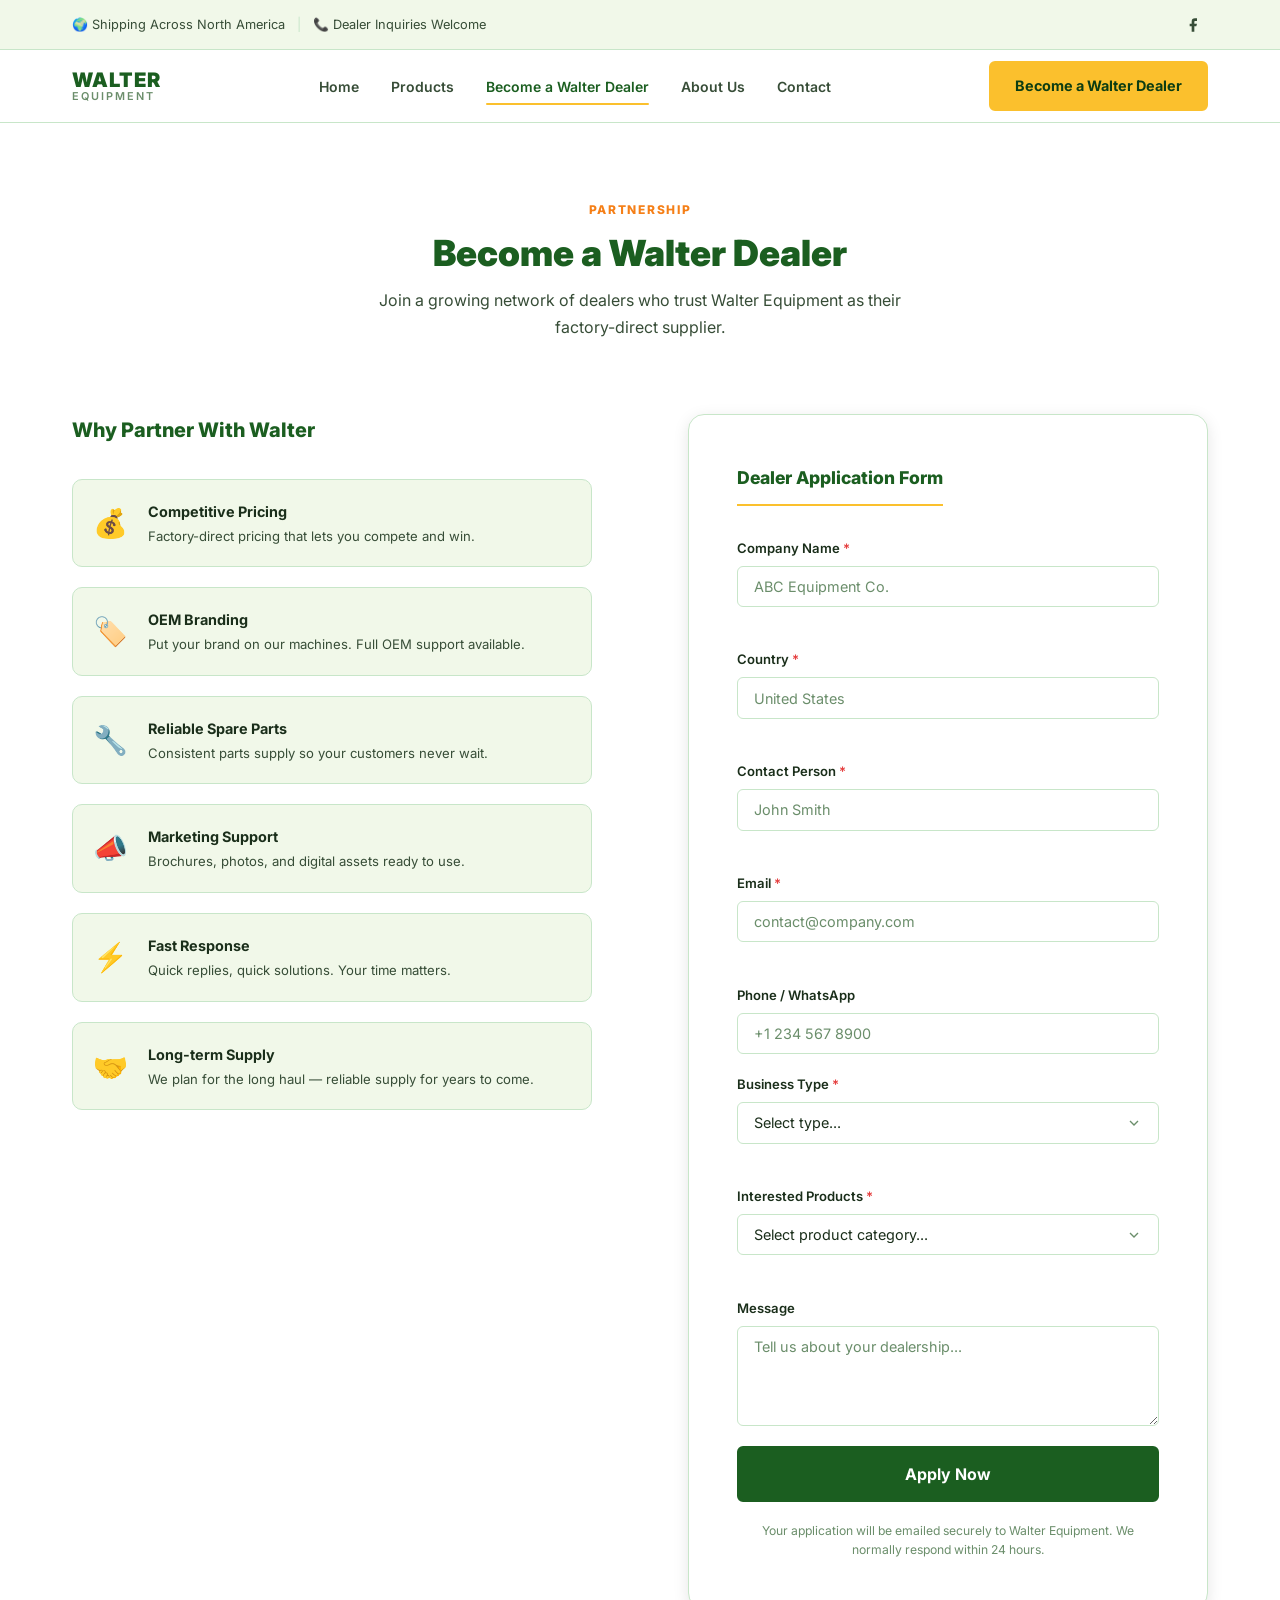
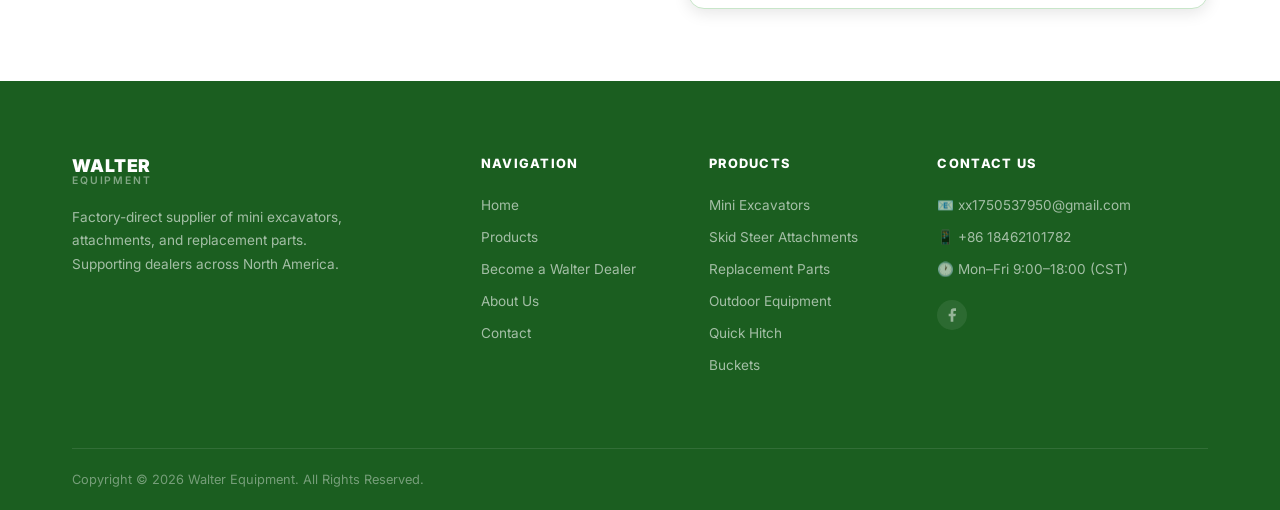
<file: dealer.html>
<!DOCTYPE html>
<html lang="en">
<head>
    <meta charset="UTF-8">
    <meta name="viewport" content="width=device-width, initial-scale=1.0">
    <script>
        (function () {
            var filename = window.location.pathname.split('/').pop() || 'index.html';
            var page = {
                'products.html': 'products',
                'dealer.html': 'dealer',
                'about.html': 'about',
                'contact.html': 'contact',
                'thank-you.html': 'thanks'
            }[filename] || 'home';
            document.documentElement.setAttribute('data-page', page);
        }());
    </script>
    <!-- SEO -->
    <title>Become a Walter Dealer | Walter Equipment</title>
    <meta name="description" content="Apply to become a Walter Equipment dealer and access factory-direct products, OEM branding, spare parts and long-term support.">
    <meta name="keywords" content="mini excavator, skid steer attachments, replacement parts, electric bikes, outdoor equipment, dealer program, OEM branding">
    <meta name="author" content="Walter Equipment">
    <meta name="robots" content="index, follow">
    <link rel="canonical" href="https://walterequip.com/dealer.html">

    <!-- Open Graph -->
    <meta property="og:title" content="Become a Walter Dealer | Walter Equipment">
    <meta property="og:description" content="Factory-direct compact equipment, electric bikes, parts and dealer support across North America.">
    <meta property="og:type" content="website">
    <meta property="og:url" content="https://walterequip.com/dealer.html">
    <meta property="og:image" content="https://walterequip.com/og-image.jpg">

    <!-- Twitter Card -->
    <meta name="twitter:card" content="summary_large_image">
    <meta name="twitter:title" content="Become a Walter Dealer | Walter Equipment">
    <meta name="twitter:description" content="Factory-direct compact equipment, electric bikes, parts and dealer support.">

    <!-- Google Fonts -->
    <link rel="preconnect" href="https://fonts.googleapis.com">
    <link rel="preconnect" href="https://fonts.gstatic.com" crossorigin>
    <link href="https://fonts.googleapis.com/css2?family=Inter:wght@400;500;600;700;800;900&display=swap" rel="stylesheet">

    <!-- Favicon -->
    <link rel="icon" type="image/svg+xml" href="data:image/svg+xml,<svg xmlns='http://www.w3.org/2000/svg' viewBox='0 0 100 100'><text y='.9em' font-size='90'>🚜</text></svg>">

    <!-- Stylesheet -->
    <link rel="stylesheet" href="css/style.css?v=20260813c">
</head>
<body>

    <!-- ================================================
         1. TOP BAR
         ================================================ -->
    <div class="top-bar">
        <div class="container top-bar-inner">
            <div class="top-bar-left">
                <span>🌍 Shipping Across North America</span>
                <span class="separator">|</span>
                <span>📞 Dealer Inquiries Welcome</span>
            </div>
            <div class="top-bar-right">
                <a href="https://www.facebook.com/profile.php?id=61561698753119#" class="social-icon" aria-label="Walter Equipment on Facebook" target="_blank" rel="noopener noreferrer">
                    <svg width="16" height="16" viewBox="0 0 24 24" fill="currentColor">
                        <path d="M18 2h-3a5 5 0 0 0-5 5v3H7v4h3v8h4v-8h3l1-4h-4V7a1 1 0 0 1 1-1h3z"/>
                    </svg>
                </a>
            </div>
        </div>
    </div>

    <!-- ================================================
         2. HEADER / NAVIGATION
         ================================================ -->
    <header class="header" id="header">
        <div class="container header-inner">
            <!-- Logo -->
            <a href="index.html" class="logo">
                <span class="logo-walter">WALTER</span>
                <span class="logo-equip">EQUIPMENT</span>
            </a>

            <!-- Desktop Navigation -->
            <nav class="nav" id="nav" aria-label="Main navigation">
                <ul class="nav-list">
                    <li><a href="index.html" class="nav-link" data-nav-page="home">Home</a></li>
                    <li><a href="products.html" class="nav-link" data-nav-page="products">Products</a></li>
                    <li><a href="dealer.html" class="nav-link" data-nav-page="dealer">Become a Walter Dealer</a></li>
                    <li><a href="about.html" class="nav-link" data-nav-page="about">About Us</a></li>
                    <li><a href="contact.html" class="nav-link" data-nav-page="contact">Contact</a></li>
                </ul>
            </nav>

            <!-- CTA Button -->
            <a href="dealer.html" class="btn btn-accent header-cta">Become a Walter Dealer</a>

            <!-- Mobile Hamburger -->
            <button type="button" class="hamburger" id="hamburger" aria-label="Toggle menu" aria-expanded="false">
                <span class="hamburger-bar"></span>
                <span class="hamburger-bar"></span>
                <span class="hamburger-bar"></span>
            </button>
        </div>
    </header>

    <!-- ================================================
         3. HERO SECTION
         ================================================ -->
    <section class="hero page-section page-home" id="hero">
        <div class="hero-bg-shapes">
            <div class="hero-shape hero-shape-1"></div>
            <div class="hero-shape hero-shape-2"></div>
            <div class="hero-shape hero-shape-3"></div>
        </div>
        <div class="container hero-inner">
            <!-- Left Content -->
            <div class="hero-content fade-in-up">
                <span class="hero-tag">Dealer Program Available</span>
                <h1 class="hero-title">Helping Equipment Dealers Grow Their Business</h1>
                <p class="hero-subtitle">Factory-direct compact equipment with reliable parts supply and long-term dealer support.</p>
                <div class="hero-description">
                    <span>Factory-direct pricing.</span>
                    <span>Reliable machines.</span>
                    <span>Long-term partnership.</span>
                </div>
                <div class="hero-buttons">
                    <a href="products.html" class="btn btn-primary btn-lg">View Products</a>
                    <a href="dealer.html" class="btn btn-accent btn-lg">Join Our Dealer Network</a>
                </div>
            </div>
            <!-- Right Visual: Hero Image -->
            <div class="hero-visual fade-in-up">
                <img src="images/excavator.png" alt="1.5T Mini Excavator - Walter Equipment" class="hero-main-img">
            </div>
        </div>
    </section>

    <!-- ================================================
         4. TRUST BAR — WHY CHOOSE WALTER
         ================================================ -->
    <section class="trust-bar page-section page-home">
        <div class="container trust-bar-inner">
            <div class="trust-item fade-in-up">
                <span class="trust-icon">🚜</span>
                <span class="trust-text">Factory Direct</span>
            </div>
            <div class="trust-sep"></div>
            <div class="trust-item fade-in-up">
                <span class="trust-icon">🔧</span>
                <span class="trust-text">OEM Available</span>
            </div>
            <div class="trust-sep"></div>
            <div class="trust-item fade-in-up">
                <span class="trust-icon">⚡</span>
                <span class="trust-text">Fast Response</span>
            </div>
            <div class="trust-sep"></div>
            <div class="trust-item fade-in-up">
                <span class="trust-icon">🤝</span>
                <span class="trust-text">Dealer Support</span>
            </div>
        </div>
    </section>

    <!-- ================================================
         5. ONE-STOP SUPPLIER BANNER
         ================================================ -->
    <section class="onestop-banner page-section page-home">
        <div class="container onestop-inner">
            <h2 class="onestop-title fade-in-up">Your One-Stop Supplier for Compact Equipment Dealers</h2>
            <div class="onestop-features fade-in-up">
                <div class="onestop-feature">
                    <span class="onestop-feature-icon">🚜</span>
                    <span class="onestop-feature-label">Mini Excavators</span>
                </div>
                <div class="onestop-feature">
                    <span class="onestop-feature-icon">🔧</span>
                    <span class="onestop-feature-label">Replacement Parts</span>
                </div>
                <div class="onestop-feature">
                    <span class="onestop-feature-icon">🌿</span>
                    <span class="onestop-feature-label">Skid Steer Attachments</span>
                </div>
                <div class="onestop-feature">
                    <span class="onestop-feature-icon">🤝</span>
                    <span class="onestop-feature-label">Dealer Program</span>
                </div>
            </div>
            <p class="onestop-desc fade-in-up">Everything your dealership needs — from machines to parts, all from one reliable supplier.</p>
        </div>
    </section>

    <!-- ================================================
         6. WHY DEALERS CHOOSE WALTER
         ================================================ -->
    <section class="why-dealers page-section page-home">
        <div class="container">
            <div class="section-header fade-in-up">
                <h2 class="section-title">Why Dealers Choose Walter</h2>
            </div>
            <div class="why-dealers-grid">
                <div class="why-dealer-card fade-in-up">
                    <span class="why-dealer-icon">✔</span>
                    <h3 class="why-dealer-name">Dealer Pricing</h3>
                </div>
                <div class="why-dealer-card fade-in-up">
                    <span class="why-dealer-icon">✔</span>
                    <h3 class="why-dealer-name">Reliable Spare Parts</h3>
                </div>
                <div class="why-dealer-card fade-in-up">
                    <span class="why-dealer-icon">✔</span>
                    <h3 class="why-dealer-name">OEM Branding</h3>
                </div>
                <div class="why-dealer-card fade-in-up">
                    <span class="why-dealer-icon">✔</span>
                    <h3 class="why-dealer-name">Fast Response</h3>
                </div>
            </div>
        </div>
    </section>

    <!-- ================================================
         7. FEATURED PRODUCTS
         ================================================ -->
    <section class="featured-products page-section page-products" id="products">
        <div class="container">
            <div class="section-header fade-in-up">
                <span class="section-tag">Our Products</span>
                <h2 class="section-title">Featured Products</h2>
                <p class="section-subtitle">Quality equipment, parts and electric mobility products for your dealership</p>
            </div>

            <!-- Category Tabs -->
            <div class="category-tabs fade-in-up" id="categoryTabs">
                <button type="button" class="category-tab active" data-category="all">All</button>
                <button type="button" class="category-tab" data-category="excavators">Mini Excavators</button>
                <button type="button" class="category-tab" data-category="attachments">Attachments</button>
                <button type="button" class="category-tab" data-category="parts">Replacement Parts</button>
                <button type="button" class="category-tab" data-category="outdoor">Outdoor Equipment</button>
            </div>

            <!-- Products Grid -->
            <div class="products-grid" id="productsGrid">
                <!-- 1.5T Mini Excavator -->
                <div class="product-card fade-in-up" data-category="excavators">
                    <div class="product-card-img">
                        <img src="images/excavator.png" alt="1.5T Mini Excavator - Walter Equipment" loading="lazy">
                    </div>
                    <div class="product-card-body">
                        <h3 class="product-card-title">1.5T Mini Excavator</h3>
                        <p class="product-card-desc">Compact powerhouse for landscaping, farms, and tight job sites. Reliable performance, easy transport.</p>
                        <a href="#contact" class="product-card-link">Learn More <span>→</span></a>
                    </div>
                </div>

                <!-- Rubber Tracks -->
                <div class="product-card fade-in-up" data-category="parts">
                    <div class="product-card-img">
                        <img src="images/rubber-tracks.png" alt="Rubber Tracks - Walter Equipment" loading="lazy">
                    </div>
                    <div class="product-card-body">
                        <h3 class="product-card-title">Rubber Tracks</h3>
                        <p class="product-card-desc">Durable rubber tracks for mini excavators and skid steers. Multiple sizes available for all major brands.</p>
                        <a href="#contact" class="product-card-link">Learn More <span>→</span></a>
                    </div>
                </div>

                <!-- Travel Motors -->
                <div class="product-card fade-in-up" data-category="parts">
                    <div class="product-card-img">
                        <img src="images/travel-motor.png" alt="Travel Motor - Walter Equipment" loading="lazy">
                    </div>
                    <div class="product-card-body">
                        <h3 class="product-card-title">Travel Motors</h3>
                        <p class="product-card-desc">High-quality hydraulic travel motors as direct OEM replacement. Compatible with all major excavator brands.</p>
                        <a href="#contact" class="product-card-link">Learn More <span>→</span></a>
                    </div>
                </div>

                <!-- Brush Cutter -->
                <div class="product-card fade-in-up" data-category="attachments">
                    <div class="product-card-img">
                        <img src="images/brush-cutter.png" alt="Brush Cutter Attachment - Walter Equipment" loading="lazy">
                    </div>
                    <div class="product-card-body">
                        <h3 class="product-card-title">Brush Cutter</h3>
                        <p class="product-card-desc">Heavy-duty skid steer brush cutter attachment. Perfect for land clearing, overgrown property, and right-of-way maintenance.</p>
                        <a href="#contact" class="product-card-link">Learn More <span>→</span></a>
                    </div>
                </div>

                <!-- Quick Connect -->
                <div class="product-card fade-in-up" data-category="attachments">
                    <div class="product-card-img">
                        <img src="images/quick-connect.jpg" alt="Quick Connect - Walter Equipment" loading="lazy">
                    </div>
                    <div class="product-card-body">
                        <h3 class="product-card-title">Quick Connect</h3>
                        <p class="product-card-desc">Hydraulic quick connect couplings for rapid attachment changes on mini excavators. Save time, increase efficiency on every job.</p>
                        <a href="#contact" class="product-card-link">Learn More <span>→</span></a>
                    </div>
                </div>

                <!-- Accessories -->
                <div class="product-card fade-in-up" data-category="attachments">
                    <div class="product-card-img">
                        <img src="images/accessories.jpg" alt="Excavator Accessories - Walter Equipment" loading="lazy">
                    </div>
                    <div class="product-card-body">
                        <h3 class="product-card-title">Accessories</h3>
                        <p class="product-card-desc">Wide range of excavator accessories: buckets, rippers, grapples and more. Various configurations available for all your needs.</p>
                        <a href="#contact" class="product-card-link">Learn More <span>→</span></a>
                    </div>
                </div>

                <!-- Outdoor Equipment: SU8 Rebel -->
                <article class="product-card product-card-outdoor fade-in-up" data-category="outdoor">
                    <div class="product-card-img">
                        <img src="images/outdoor/su8-rebel.jpg" alt="S1 fat-tire electric bike" loading="lazy" decoding="async">
                    </div>
                    <div class="product-card-body">
                        <h3 class="product-card-title">S1</h3>
                        <p class="product-card-desc">A moped-style fat-tire electric bike built around a reinforced carbon-steel frame, dual-crown suspension and a 150 kg rated payload.</p>
                        <ul class="product-specs">
                            <li><strong>Wheels:</strong> 20 x 4 in fat tires</li>
                            <li><strong>Drivetrain:</strong> Shimano 7-speed</li>
                            <li><strong>Range:</strong> Up to 65 km with pedal assist</li>
                            <li><strong>Display:</strong> M5 color center display</li>
                        </ul>
                        <p class="product-variants"><strong>Configurations:</strong> 52V 1500W / 20Ah with hydraulic brakes, or 48V 1000W / 16Ah with cable brakes.</p>
                        <a href="#contact" class="product-card-link">Request Details <span>→</span></a>
                    </div>
                </article>

                <!-- Outdoor Equipment: F1 -->
                <article class="product-card product-card-outdoor fade-in-up" data-category="outdoor">
                    <div class="product-card-img">
                        <img src="images/outdoor/f1-fat-tire.jpg" alt="S2 26-inch fat-tire electric bike" loading="lazy" decoding="async">
                    </div>
                    <div class="product-card-body">
                        <h3 class="product-card-title">S2</h3>
                        <p class="product-card-desc">A high-power 26-inch electric bike with a 6061 aluminum frame, lockout suspension fork and hydraulic disc brakes for mixed-surface riding.</p>
                        <ul class="product-specs">
                            <li><strong>Drive:</strong> 48V 1000W rear hub motor</li>
                            <li><strong>Battery:</strong> 16Ah</li>
                            <li><strong>Wheels:</strong> 26 x 4 in Chaoyang tires</li>
                            <li><strong>Range:</strong> 40-60 km electric; up to 65 km assisted</li>
                        </ul>
                        <a href="#contact" class="product-card-link">Request Details <span>→</span></a>
                    </div>
                </article>

                <!-- Outdoor Equipment: F1 AWD Pro -->
                <article class="product-card product-card-outdoor fade-in-up" data-category="outdoor">
                    <div class="product-card-img">
                        <img src="images/outdoor/f1-awd-pro.jpg" alt="S3 dual-motor electric bike" loading="lazy" decoding="async">
                    </div>
                    <div class="product-card-body">
                        <h3 class="product-card-title">S3</h3>
                        <p class="product-card-desc">This all-wheel-drive model pairs dual motors with an aluminum chassis, hydraulic braking and wide tires for confident traction on demanding terrain.</p>
                        <ul class="product-specs">
                            <li><strong>Drive:</strong> Dual 48V 1000W hub motors</li>
                            <li><strong>Battery:</strong> 22.4Ah</li>
                            <li><strong>Wheels:</strong> 26 x 4 in Chaoyang tires</li>
                            <li><strong>Range:</strong> 65-75 km electric; up to 85 km assisted</li>
                        </ul>
                        <a href="#contact" class="product-card-link">Request Details <span>→</span></a>
                    </div>
                </article>

                <!-- Outdoor Equipment: F1BWD -->
                <article class="product-card product-card-outdoor fade-in-up" data-category="outdoor">
                    <div class="product-card-img">
                        <img src="images/outdoor/f1bwd-dual-battery.jpg" alt="S4 dual-motor dual-battery electric bike" loading="lazy" decoding="async">
                    </div>
                    <div class="product-card-body">
                        <h3 class="product-card-title">S4</h3>
                        <p class="product-card-desc">A long-range configuration combining all-wheel drive with two battery packs, a lightweight aluminum frame and hydraulic braking.</p>
                        <ul class="product-specs">
                            <li><strong>Drive:</strong> Dual 48V 1000W hub motors</li>
                            <li><strong>Battery:</strong> Dual 22.4Ah packs</li>
                            <li><strong>Wheels:</strong> 26 x 4 in Chaoyang tires</li>
                            <li><strong>Drivetrain:</strong> Shimano 7-speed</li>
                        </ul>
                        <a href="#contact" class="product-card-link">Request Details <span>→</span></a>
                    </div>
                </article>

                <!-- Outdoor Equipment: R700 Cross-Rider -->
                <article class="product-card product-card-outdoor fade-in-up" data-category="outdoor">
                    <div class="product-card-img">
                        <img src="images/outdoor/r700-cross-rider.jpg" alt="S5 electric moped" loading="lazy" decoding="async">
                    </div>
                    <div class="product-card-body">
                        <h3 class="product-card-title">S5</h3>
                        <p class="product-card-desc">A rugged 20-inch electric moped with adjustable front suspension, a hydraulic rear shock and hydraulic brakes for comfortable everyday or trail use.</p>
                        <ul class="product-specs">
                            <li><strong>Wheels:</strong> 20 x 4 in Kenda tires</li>
                            <li><strong>Frame:</strong> Carbon steel; 150 kg rated payload</li>
                            <li><strong>Range:</strong> Up to 65 km with pedal assist</li>
                            <li><strong>Display:</strong> VA35 color display</li>
                        </ul>
                        <p class="product-variants"><strong>Configurations:</strong> 52V 1500W / 30Ah or 52V 1200W / 25Ah.</p>
                        <a href="#contact" class="product-card-link">Request Details <span>→</span></a>
                    </div>
                </article>

                <!-- Outdoor Equipment: R700 Pro Moto-X -->
                <article class="product-card product-card-outdoor fade-in-up" data-category="outdoor">
                    <div class="product-card-img">
                        <img src="images/outdoor/r700-pro-moto-x.jpg" alt="S6 electric moped" loading="lazy" decoding="async">
                    </div>
                    <div class="product-card-body">
                        <h3 class="product-card-title">S6</h3>
                        <p class="product-card-desc">A performance-focused electric moped with motorcycle-style hydraulic suspension, a reinforced steel frame and powerful lighting.</p>
                        <ul class="product-specs">
                            <li><strong>Drive:</strong> 60V 1800W</li>
                            <li><strong>Battery:</strong> 30Ah</li>
                            <li><strong>Wheels:</strong> 20 x 4 in Kenda tires</li>
                            <li><strong>Equipment:</strong> Hydraulic brakes and 3000-lumen headlight</li>
                        </ul>
                        <a href="#contact" class="product-card-link">Request Details <span>→</span></a>
                    </div>
                </article>

                <!-- Outdoor Equipment: EBM11 Daily Ace -->
                <article class="product-card product-card-outdoor fade-in-up" data-category="outdoor">
                    <div class="product-card-img">
                        <img src="images/outdoor/ebm11-daily-ace.jpg" alt="S7 commuter electric bike" loading="lazy" decoding="async">
                    </div>
                    <div class="product-card-body">
                        <h3 class="product-card-title">S7</h3>
                        <p class="product-card-desc">A practical commuter electric bike with a conventional 26-inch layout, rear cargo rack and approachable power delivery for daily transportation.</p>
                        <ul class="product-specs">
                            <li><strong>Drive:</strong> 36V 250W</li>
                            <li><strong>Battery:</strong> 13Ah</li>
                            <li><strong>Wheels:</strong> 26 x 1.95 in Kenda tires</li>
                            <li><strong>Equipment:</strong> 7-speed drivetrain and mechanical disc brakes</li>
                        </ul>
                        <a href="#contact" class="product-card-link">Request Details <span>→</span></a>
                    </div>
                </article>

                <!-- Outdoor Equipment: T3 Urban Swift -->
                <article class="product-card product-card-outdoor fade-in-up" data-category="outdoor">
                    <div class="product-card-img">
                        <img src="images/outdoor/t3-urban-swift.jpg" alt="S8 commuter electric bike" loading="lazy" decoding="async">
                    </div>
                    <div class="product-card-body">
                        <h3 class="product-card-title">S8</h3>
                        <p class="product-card-desc">A streamlined city e-bike with a removable battery, upright geometry and familiar bicycle controls for efficient urban travel.</p>
                        <ul class="product-specs">
                            <li><strong>Drive:</strong> 36V 250W</li>
                            <li><strong>Battery:</strong> 7.8Ah</li>
                            <li><strong>Range:</strong> 30-45 km</li>
                            <li><strong>Equipment:</strong> 7-speed drivetrain, disc brakes and LCD866 display</li>
                        </ul>
                        <a href="#contact" class="product-card-link">Request Details <span>→</span></a>
                    </div>
                </article>

                <!-- Outdoor Equipment: H1 Urban-X -->
                <article class="product-card product-card-outdoor fade-in-up" data-category="outdoor">
                    <div class="product-card-img">
                        <img src="images/outdoor/h1-urban-x.jpg" alt="S9 step-through electric bike" loading="lazy" decoding="async">
                    </div>
                    <div class="product-card-body">
                        <h3 class="product-card-title">S9</h3>
                        <p class="product-card-desc">A step-through urban e-bike equipped for commuting with a suspension fork, rear rack, mudguards and an easy-to-read NFC display.</p>
                        <ul class="product-specs">
                            <li><strong>Drive:</strong> 48V 500W</li>
                            <li><strong>Battery:</strong> 13Ah / 624Wh</li>
                            <li><strong>Wheels:</strong> 26 x 1.95 in city tires</li>
                            <li><strong>Range:</strong> 40-50 km</li>
                        </ul>
                        <a href="#contact" class="product-card-link">Request Details <span>→</span></a>
                    </div>
                </article>

                <!-- Outdoor Equipment: V1 Iron Knight -->
                <article class="product-card product-card-outdoor fade-in-up" data-category="outdoor">
                    <div class="product-card-img">
                        <img src="images/outdoor/v1-iron-knight.jpg" alt="S10 dual-motor electric bike" loading="lazy" decoding="async">
                    </div>
                    <div class="product-card-body">
                        <h3 class="product-card-title">S10</h3>
                        <p class="product-card-desc">A full-suspension, all-wheel-drive fat-tire e-bike with a 6061 aluminum frame and hydraulic braking for high-traction riding.</p>
                        <ul class="product-specs">
                            <li><strong>Drive:</strong> Dual 52V 1000W hub motors</li>
                            <li><strong>Battery:</strong> 22.4Ah</li>
                            <li><strong>Wheels:</strong> 26 x 4 in Chaoyang tires</li>
                            <li><strong>Range:</strong> 45-75 km electric; up to 85 km assisted</li>
                        </ul>
                        <a href="#contact" class="product-card-link">Request Details <span>→</span></a>
                    </div>
                </article>

                <!-- Outdoor Equipment: K10 Commander-X -->
                <article class="product-card product-card-outdoor fade-in-up" data-category="outdoor">
                    <div class="product-card-img">
                        <img src="images/outdoor/k10-commander-x.jpg" alt="S11 dual-motor electric moped" loading="lazy" decoding="async">
                    </div>
                    <div class="product-card-body">
                        <h3 class="product-card-title">S11</h3>
                        <p class="product-card-desc">A heavy-duty electric moped featuring dual motors, dual batteries, full suspension and a reinforced frame rated for a 180 kg payload.</p>
                        <ul class="product-specs">
                            <li><strong>Drive:</strong> Dual 52V 1000W hub motors</li>
                            <li><strong>Battery:</strong> 20Ah + 23Ah</li>
                            <li><strong>Wheels:</strong> 20 x 4 in fat tires</li>
                            <li><strong>Equipment:</strong> Hydraulic brakes, color display and cruise function</li>
                        </ul>
                        <a href="#contact" class="product-card-link">Request Details <span>→</span></a>
                    </div>
                </article>

                <!-- Outdoor Equipment: Z01 Pocket Tank -->
                <article class="product-card product-card-outdoor fade-in-up" data-category="outdoor">
                    <div class="product-card-img">
                        <img src="images/outdoor/z01-pocket-tank.jpg" alt="S12 folding fat-tire electric bike" loading="lazy" decoding="async">
                    </div>
                    <div class="product-card-body">
                        <h3 class="product-card-title">S12</h3>
                        <p class="product-card-desc">A compact folding fat-tire e-bike with a low step-through frame, suspension fork and front and rear seating for flexible urban use.</p>
                        <ul class="product-specs">
                            <li><strong>Drive:</strong> 36V 250W</li>
                            <li><strong>Battery:</strong> 13Ah</li>
                            <li><strong>Wheels:</strong> 20 x 4 in fat tires</li>
                            <li><strong>Range:</strong> 35-45 km electric; up to 50 km assisted</li>
                        </ul>
                        <a href="#contact" class="product-card-link">Request Details <span>→</span></a>
                    </div>
                </article>

                <!-- Outdoor Equipment: G20 Nomad -->
                <article class="product-card product-card-outdoor fade-in-up" data-category="outdoor">
                    <div class="product-card-img">
                        <img src="images/outdoor/g20-nomad.jpg" alt="S13 utility electric bike" loading="lazy" decoding="async">
                    </div>
                    <div class="product-card-body">
                        <h3 class="product-card-title">S13</h3>
                        <p class="product-card-desc">A compact utility e-bike with fat tires, an integrated battery and rear cargo platform, designed for daily transport and light hauling.</p>
                        <ul class="product-specs">
                            <li><strong>Drive:</strong> 48V 500W</li>
                            <li><strong>Battery:</strong> 20Ah integrated pack</li>
                            <li><strong>Wheels:</strong> 20 x 4 in fat tires</li>
                            <li><strong>Equipment:</strong> 7-speed drivetrain, TFT display and front/rear lights</li>
                        </ul>
                        <a href="#contact" class="product-card-link">Request Details <span>→</span></a>
                    </div>
                </article>

                <!-- Outdoor Equipment: K80 Liberty -->
                <article class="product-card product-card-outdoor fade-in-up" data-category="outdoor">
                    <div class="product-card-img">
                        <img src="images/outdoor/k80-liberty.jpg" alt="S14 full-suspension electric mountain bike" loading="lazy" decoding="async">
                    </div>
                    <div class="product-card-body">
                        <h3 class="product-card-title">S14</h3>
                        <p class="product-card-desc">A full-suspension electric mountain bike with a high-carbon-steel frame and broad 26-inch tires for comfort on uneven routes.</p>
                        <ul class="product-specs">
                            <li><strong>Drive:</strong> 350W rear hub motor</li>
                            <li><strong>Battery:</strong> 48V 13Ah</li>
                            <li><strong>Wheels:</strong> 26 x 2.6 in tires</li>
                            <li><strong>Equipment:</strong> Mechanical disc brakes and NFC TFT display</li>
                        </ul>
                        <a href="#contact" class="product-card-link">Request Details <span>→</span></a>
                    </div>
                </article>

                <!-- Outdoor Equipment: FC70 Eco-Step -->
                <article class="product-card product-card-outdoor fade-in-up" data-category="outdoor">
                    <div class="product-card-img">
                        <img src="images/outdoor/fc70-eco-step.jpg" alt="S15 fat-tire electric bike" loading="lazy" decoding="async">
                    </div>
                    <div class="product-card-body">
                        <h3 class="product-card-title">S15</h3>
                        <p class="product-card-desc">A versatile fat-tire e-bike with a reinforced steel frame, front and rear suspension and hydraulic braking for stable everyday riding.</p>
                        <ul class="product-specs">
                            <li><strong>Drive:</strong> 36V 250W</li>
                            <li><strong>Battery:</strong> 13Ah</li>
                            <li><strong>Wheels:</strong> 20 x 4 in puncture-resistant tires</li>
                            <li><strong>Equipment:</strong> 7-speed drivetrain and Bluetooth color display</li>
                        </ul>
                        <a href="#contact" class="product-card-link">Request Details <span>→</span></a>
                    </div>
                </article>

                <!-- Outdoor Equipment: R737 Ranger -->
                <article class="product-card product-card-outdoor fade-in-up" data-category="outdoor">
                    <div class="product-card-img">
                        <img src="images/outdoor/r737-ranger.jpg" alt="S16 dual-battery step-through electric bike" loading="lazy" decoding="async">
                    </div>
                    <div class="product-card-body">
                        <h3 class="product-card-title">S16</h3>
                        <p class="product-card-desc">A long-range step-through electric bike with two batteries, full suspension and an aluminum frame for comfortable all-day use.</p>
                        <ul class="product-specs">
                            <li><strong>Drive:</strong> 52V 750W rear hub motor</li>
                            <li><strong>Battery:</strong> 25Ah integrated + 21Ah rear pack</li>
                            <li><strong>Wheels:</strong> 26 x 4 in Kenda tires</li>
                            <li><strong>Equipment:</strong> Hydraulic brakes and rear cargo rack</li>
                        </ul>
                        <a href="#contact" class="product-card-link">Request Details <span>→</span></a>
                    </div>
                </article>

                <!-- Outdoor Equipment: U745 Flow -->
                <article class="product-card product-card-outdoor fade-in-up" data-category="outdoor">
                    <div class="product-card-img">
                        <img src="images/outdoor/u745-flow.jpg" alt="S17 belt-drive urban electric bike" loading="lazy" decoding="async">
                    </div>
                    <div class="product-card-body">
                        <h3 class="product-card-title">S17</h3>
                        <p class="product-card-desc">A clean, low-maintenance urban e-bike using a quiet belt drive and torque sensor for smooth, natural pedal assistance without a throttle.</p>
                        <ul class="product-specs">
                            <li><strong>Drive:</strong> 36V 250W rear hub motor</li>
                            <li><strong>Battery:</strong> 10.4Ah integrated pack</li>
                            <li><strong>Wheels:</strong> 700 x 45C Chaoyang tires</li>
                            <li><strong>Equipment:</strong> Single-speed belt drive and hydraulic brakes</li>
                        </ul>
                        <a href="#contact" class="product-card-link">Request Details <span>→</span></a>
                    </div>
                </article>

                <!-- Outdoor Equipment: U726 -->
                <article class="product-card product-card-outdoor fade-in-up" data-category="outdoor">
                    <div class="product-card-img">
                        <img src="images/outdoor/u726.jpg" alt="S18 full-suspension fat-tire electric bike" loading="lazy" decoding="async">
                    </div>
                    <div class="product-card-body">
                        <h3 class="product-card-title">S18</h3>
                        <p class="product-card-desc">A versatile aluminum fat-tire e-bike with full suspension, a high-capacity integrated battery and practical rear cargo rack.</p>
                        <ul class="product-specs">
                            <li><strong>Drive:</strong> 48V 500W rear hub motor</li>
                            <li><strong>Battery:</strong> 20Ah integrated pack</li>
                            <li><strong>Wheels:</strong> 26 x 4 in Kenda tires</li>
                            <li><strong>Equipment:</strong> Shimano 7-speed and hydraulic brakes</li>
                        </ul>
                        <a href="#contact" class="product-card-link">Request Details <span>→</span></a>
                    </div>
                </article>

                <!-- Outdoor Equipment: R7100 -->
                <article class="product-card product-card-outdoor fade-in-up" data-category="outdoor">
                    <div class="product-card-img">
                        <img src="images/outdoor/r7100.jpg" alt="S19 torque-sensor electric bike" loading="lazy" decoding="async">
                    </div>
                    <div class="product-card-body">
                        <h3 class="product-card-title">S19</h3>
                        <p class="product-card-desc">An aluminum 27.5-inch electric bike with torque-sensing assistance for responsive power delivery and a natural pedaling feel.</p>
                        <ul class="product-specs">
                            <li><strong>Drive:</strong> 48V 500W rear hub motor</li>
                            <li><strong>Battery:</strong> 20Ah integrated pack</li>
                            <li><strong>Wheels:</strong> 27.5 x 2.2 in Kenda tires</li>
                            <li><strong>Equipment:</strong> Shimano 7-speed and hydraulic brakes</li>
                        </ul>
                        <a href="#contact" class="product-card-link">Request Details <span>→</span></a>
                    </div>
                </article>

                <!-- Outdoor Equipment: T600 -->
                <article class="product-card product-card-outdoor fade-in-up" data-category="outdoor">
                    <div class="product-card-img">
                        <img src="images/outdoor/t600.jpg" alt="S20 dual-motor utility electric bike" loading="lazy" decoding="async">
                    </div>
                    <div class="product-card-body">
                        <h3 class="product-card-title">S20</h3>
                        <p class="product-card-desc">A dual-motor utility e-bike with an aluminum frame, large integrated battery and rear cargo rack for traction and carrying capacity.</p>
                        <ul class="product-specs">
                            <li><strong>Drive:</strong> Dual 48V 750W hub motors</li>
                            <li><strong>Battery:</strong> 30Ah integrated pack</li>
                            <li><strong>Wheels:</strong> 26 x 4 in Kenda tires</li>
                            <li><strong>Equipment:</strong> Hydraulic brakes and Kingmeter VA47 display</li>
                        </ul>
                        <a href="#contact" class="product-card-link">Request Details <span>→</span></a>
                    </div>
                </article>

                <!-- Outdoor Equipment: M730 -->
                <article class="product-card product-card-outdoor fade-in-up" data-category="outdoor">
                    <div class="product-card-img">
                        <img src="images/outdoor/m730.jpg" alt="S21 Bafang mid-drive fat-tire electric bike" loading="lazy" decoding="async">
                    </div>
                    <div class="product-card-body">
                        <h3 class="product-card-title">S21</h3>
                        <p class="product-card-desc">A premium mid-drive fat-tire e-bike with torque sensing, an aluminum chassis and a Shimano 8-speed drivetrain for controlled off-road power.</p>
                        <ul class="product-specs">
                            <li><strong>Drive:</strong> Bafang 48V 1000W mid-drive motor</li>
                            <li><strong>Battery:</strong> 25Ah integrated pack</li>
                            <li><strong>Wheels:</strong> 26 x 4 in Kenda tires</li>
                            <li><strong>Equipment:</strong> Hydraulic brakes, thumb throttle and rear rack</li>
                        </ul>
                        <a href="#contact" class="product-card-link">Request Details <span>→</span></a>
                    </div>
                </article>
            </div>
        </div>
    </section>

    <!-- ================================================
         8. DEALER INQUIRY FORM (Homepage)
         ================================================ -->
    <section class="dealer-inquiry page-section page-removed" id="dealer-inquiry">
        <div class="container">
            <div class="dealer-inquiry-grid">
                <!-- Left: Info -->
                <div class="dealer-inquiry-info fade-in-up">
                    <span class="section-tag">Join Our Network</span>
                    <h2 class="section-title">Become a Walter Dealer</h2>
                    <p class="dealer-inquiry-text">Partner with Walter Equipment and grow your dealership with factory-direct pricing, reliable supply, and long-term support. We are actively expanding our dealer network across North America.</p>
                    <div class="dealer-inquiry-benefits">
                        <div class="di-benefit">
                            <span class="di-check">✔</span>
                            <span>Competitive dealer pricing</span>
                        </div>
                        <div class="di-benefit">
                            <span class="di-check">✔</span>
                            <span>OEM branding available</span>
                        </div>
                        <div class="di-benefit">
                            <span class="di-check">✔</span>
                            <span>Reliable spare parts supply</span>
                        </div>
                        <div class="di-benefit">
                            <span class="di-check">✔</span>
                            <span>Dedicated account manager</span>
                        </div>
                    </div>
                </div>
                <!-- Right: Form -->
                <div class="dealer-inquiry-form-wrapper fade-in-up">
                    <form class="inquiry-form" id="inquiryForm" novalidate>
                        <div class="form-row">
                            <div class="form-group">
                                <label for="inq-company">Company Name <span class="required">*</span></label>
                                <input type="text" id="inq-company" name="company" placeholder="ABC Equipment Co." required>
                                <span class="form-error" id="inq-companyError"></span>
                            </div>
                            <div class="form-group">
                                <label for="inq-country">Country <span class="required">*</span></label>
                                <input type="text" id="inq-country" name="country" placeholder="United States" required>
                                <span class="form-error" id="inq-countryError"></span>
                            </div>
                        </div>
                        <div class="form-row">
                            <div class="form-group">
                                <label for="inq-email">Email <span class="required">*</span></label>
                                <input type="email" id="inq-email" name="email" placeholder="contact@company.com" required>
                                <span class="form-error" id="inq-emailError"></span>
                            </div>
                            <div class="form-group">
                                <label for="inq-whatsapp">WhatsApp</label>
                                <input type="text" id="inq-whatsapp" name="whatsapp" placeholder="+1 234 567 8900">
                            </div>
                        </div>
                        <div class="form-group">
                            <label for="inq-products">Interested Products <span class="required">*</span></label>
                            <select id="inq-products" name="products" required>
                                <option value="" disabled selected>Select product category...</option>
                                <option value="mini-excavator">Mini Excavator</option>
                                <option value="attachments">Attachments</option>
                                <option value="parts">Parts</option>
                                <option value="outdoor-equipment">Outdoor Equipment</option>
                                <option value="all">All Products</option>
                            </select>
                            <span class="form-error" id="inq-productsError"></span>
                        </div>
                        <div class="form-group">
                            <label for="inq-message">Message</label>
                            <textarea id="inq-message" name="message" rows="3" placeholder="Tell us about your business..."></textarea>
                        </div>
                        <button type="submit" class="btn btn-primary btn-submit" id="inqSubmitBtn">
                            <span class="btn-text">Submit Inquiry</span>
                            <span class="btn-loading" style="display:none;">
                                <svg class="spinner" viewBox="0 0 24 24" width="18" height="18">
                                    <circle cx="12" cy="12" r="10" stroke="currentColor" stroke-width="3" fill="none" stroke-dasharray="60" stroke-dashoffset="20"/>
                                </svg>
                                Submitting...
                            </span>
                        </button>
                        <div class="form-success" id="inqFormSuccess" style="display:none;">
                            <span>🎉</span> Thank you! We'll be in touch within 24 hours.
                        </div>
                    </form>
                </div>
            </div>
        </div>
    </section>

    <!-- ================================================
         9. MARKETING MODULE (Facebook Ad Landing)
         ================================================ -->
    <section class="marketing-module page-section page-removed">
        <div class="container marketing-inner">
            <div class="marketing-badge fade-in-up">🚜 Dealer Network Expanding</div>
            <h2 class="marketing-title fade-in-up">Looking for Equipment Dealers</h2>
            <p class="marketing-text fade-in-up">We're expanding our dealer network across North America. Contact us today to learn more about our dealer pricing, OEM service and partnership opportunities.</p>
            <a href="dealer.html" class="btn btn-accent btn-lg fade-in-up">Become a Walter Dealer</a>
        </div>
    </section>

    <!-- ================================================
         10. DEALER PROGRAM (Anchor Page)
         ================================================ -->
    <section class="dealer-program page-section page-dealer" id="dealer-program">
        <div class="container">
            <div class="section-header fade-in-up">
                <span class="section-tag">Partnership</span>
                <h2 class="section-title">Become a Walter Dealer</h2>
                <p class="section-subtitle">Join a growing network of dealers who trust Walter Equipment as their factory-direct supplier.</p>
            </div>

            <div class="dealer-program-grid">
                <!-- Left: Why Partner -->
                <div class="dealer-why fade-in-up">
                    <h3 class="dealer-why-title">Why Partner With Walter</h3>
                    <div class="dealer-why-list">
                        <div class="dealer-why-item">
                            <span class="dealer-why-icon">💰</span>
                            <div>
                                <strong>Competitive Pricing</strong>
                                <p>Factory-direct pricing that lets you compete and win.</p>
                            </div>
                        </div>
                        <div class="dealer-why-item">
                            <span class="dealer-why-icon">🏷️</span>
                            <div>
                                <strong>OEM Branding</strong>
                                <p>Put your brand on our machines. Full OEM support available.</p>
                            </div>
                        </div>
                        <div class="dealer-why-item">
                            <span class="dealer-why-icon">🔧</span>
                            <div>
                                <strong>Reliable Spare Parts</strong>
                                <p>Consistent parts supply so your customers never wait.</p>
                            </div>
                        </div>
                        <div class="dealer-why-item">
                            <span class="dealer-why-icon">📣</span>
                            <div>
                                <strong>Marketing Support</strong>
                                <p>Brochures, photos, and digital assets ready to use.</p>
                            </div>
                        </div>
                        <div class="dealer-why-item">
                            <span class="dealer-why-icon">⚡</span>
                            <div>
                                <strong>Fast Response</strong>
                                <p>Quick replies, quick solutions. Your time matters.</p>
                            </div>
                        </div>
                        <div class="dealer-why-item">
                            <span class="dealer-why-icon">🤝</span>
                            <div>
                                <strong>Long-term Supply</strong>
                                <p>We plan for the long haul — reliable supply for years to come.</p>
                            </div>
                        </div>
                    </div>
                </div>

                <!-- Right: Application Form -->
                <div class="dealer-apply fade-in-up">
                    <div class="dealer-apply-card">
                        <h3 class="dealer-apply-title">Dealer Application Form</h3>
                        <form class="apply-form" id="applyForm" action="https://formsubmit.co/xx1750537950@gmail.com" method="POST" accept-charset="UTF-8" novalidate>
                            <input type="hidden" name="_subject" value="New Walter Equipment Dealer Application">
                            <input type="hidden" name="_template" value="table">
                            <input type="hidden" name="_next" value="https://walterequip.com/thank-you.html">
                            <input type="hidden" name="_url" value="https://walterequip.com/dealer.html">
                            <div class="form-group">
                                <label for="app-company">Company Name <span class="required">*</span></label>
                                <input type="text" id="app-company" name="company" placeholder="ABC Equipment Co." required>
                                <span class="form-error" id="app-companyError"></span>
                            </div>
                            <div class="form-group">
                                <label for="app-country">Country <span class="required">*</span></label>
                                <input type="text" id="app-country" name="country" placeholder="United States" required>
                                <span class="form-error" id="app-countryError"></span>
                            </div>
                            <div class="form-group">
                                <label for="app-contact">Contact Person <span class="required">*</span></label>
                                <input type="text" id="app-contact" name="contact" placeholder="John Smith" required>
                                <span class="form-error" id="app-contactError"></span>
                            </div>
                            <div class="form-group">
                                <label for="app-email">Email <span class="required">*</span></label>
                                <input type="email" id="app-email" name="email" placeholder="contact@company.com" required>
                                <span class="form-error" id="app-emailError"></span>
                            </div>
                            <div class="form-group">
                                <label for="app-phone">Phone / WhatsApp</label>
                                <input type="text" id="app-phone" name="phone" placeholder="+1 234 567 8900">
                            </div>
                            <div class="form-group">
                                <label for="app-type">Business Type <span class="required">*</span></label>
                                <select id="app-type" name="type" required>
                                    <option value="" disabled selected>Select type...</option>
                                    <option value="dealer">Dealer</option>
                                    <option value="distributor">Distributor</option>
                                    <option value="other">Other</option>
                                </select>
                                <span class="form-error" id="app-typeError"></span>
                            </div>
                            <div class="form-group">
                                <label for="app-products">Interested Products <span class="required">*</span></label>
                                <select id="app-products" name="interested_products" required>
                                    <option value="" disabled selected>Select product category...</option>
                                    <option value="Mini Excavators">Mini Excavators</option>
                                    <option value="Attachments">Attachments</option>
                                    <option value="Replacement Parts">Replacement Parts</option>
                                    <option value="Outdoor Equipment">Outdoor Equipment</option>
                                    <option value="Multiple Product Lines">Multiple Product Lines</option>
                                </select>
                                <span class="form-error" id="app-productsError"></span>
                            </div>
                            <div class="form-group">
                                <label for="app-message">Message</label>
                                <textarea id="app-message" name="message" rows="3" placeholder="Tell us about your dealership..."></textarea>
                            </div>
                            <button type="submit" class="btn btn-primary btn-submit" id="appSubmitBtn">
                                <span class="btn-text">Apply Now</span>
                                <span class="btn-loading" style="display:none;">
                                    <svg class="spinner" viewBox="0 0 24 24" width="18" height="18">
                                        <circle cx="12" cy="12" r="10" stroke="currentColor" stroke-width="3" fill="none" stroke-dasharray="60" stroke-dashoffset="20"/>
                                    </svg>
                                    Applying...
                                </span>
                            </button>
                            <p class="form-note">Your application will be emailed securely to Walter Equipment. We normally respond within 24 hours.</p>
                        </form>
                    </div>
                </div>
            </div>
        </div>
    </section>

    <!-- ================================================
         11. ABOUT US (Simplified)
         ================================================ -->
    <section class="about page-section page-about" id="about">
        <div class="container">
            <div class="section-header fade-in-up">
                <span class="section-tag">Our Story</span>
                <h2 class="section-title">About Walter Equipment</h2>
            </div>
            <div class="about-grid">
                <div class="about-card fade-in-up">
                    <span class="about-card-icon">🏢</span>
                    <h3 class="about-card-title">Who We Are</h3>
                    <p class="about-card-desc">Dedicated to supporting equipment dealers with quality machines and reliable parts supply.</p>
                </div>
                <div class="about-card fade-in-up">
                    <span class="about-card-icon">🚜</span>
                    <h3 class="about-card-title">What We Supply</h3>
                    <p class="about-card-desc">Mini excavators, attachments, and replacement parts — all factory-direct.</p>
                </div>
                <div class="about-card fade-in-up">
                    <span class="about-card-icon">🤝</span>
                    <h3 class="about-card-title">Why Dealers Work With Us</h3>
                    <p class="about-card-desc">Competitive pricing, OEM options, and long-term partnership commitment.</p>
                </div>
            </div>
            <!-- Factory Photo Placeholder -->
            <div class="factory-placeholder fade-in-up">
                <div class="factory-placeholder-inner">
                    <span class="factory-placeholder-icon">📷</span>
                    <span class="factory-placeholder-text">[Add Factory Photos / Warehouse Images Here]</span>
                </div>
            </div>
        </div>
    </section>

    <!-- ================================================
         12. CONTACT SECTION
         ================================================ -->
    <section class="contact page-section page-contact" id="contact">
        <div class="container">
            <div class="section-header fade-in-up">
                <span class="section-tag">Contact</span>
                <h2 class="section-title">Get In Touch</h2>
                <p class="section-subtitle">Ready to explore a partnership? Fill out the form and we'll get back to you within 24 hours.</p>
            </div>

            <div class="contact-grid">
                <!-- Left: Form -->
                <div class="contact-form-wrapper fade-in-up">
                    <form class="contact-form" id="contactForm" action="https://formsubmit.co/xx1750537950@gmail.com" method="POST" accept-charset="UTF-8" novalidate>
                        <input type="hidden" name="_subject" value="New Walter Equipment Website Inquiry">
                        <input type="hidden" name="_template" value="table">
                        <input type="hidden" name="_next" value="https://walterequip.com/thank-you.html">
                        <input type="hidden" name="_url" value="https://walterequip.com/contact.html">
                        <div class="form-row">
                            <div class="form-group">
                                <label for="name">Full Name <span class="required">*</span></label>
                                <input type="text" id="name" name="name" placeholder="John Smith" required>
                                <span class="form-error" id="nameError"></span>
                            </div>
                            <div class="form-group">
                                <label for="email">Email Address <span class="required">*</span></label>
                                <input type="email" id="email" name="email" placeholder="john@company.com" required>
                                <span class="form-error" id="emailError"></span>
                            </div>
                        </div>
                        <div class="form-row">
                            <div class="form-group">
                                <label for="company">Company / Dealership</label>
                                <input type="text" id="company" name="company" placeholder="ABC Equipment Co.">
                            </div>
                            <div class="form-group">
                                <label for="product">Product Interest <span class="required">*</span></label>
                                <select id="product" name="product" required>
                                    <option value="" disabled selected>Select a product line...</option>
                                    <option value="mini-excavator">Mini Excavators</option>
                                    <option value="attachments">Attachments</option>
                                    <option value="parts">Replacement Parts</option>
                                    <option value="outdoor-equipment">Outdoor Equipment</option>
                                    <option value="multiple">Multiple Products</option>
                                    <option value="dealer">Dealer Partnership</option>
                                </select>
                                <span class="form-error" id="productError"></span>
                            </div>
                        </div>
                        <div class="form-group form-group-full">
                            <label for="message">Message</label>
                            <textarea id="message" name="message" rows="5" placeholder="Tell us about your business and what you're looking for..."></textarea>
                        </div>
                        <div class="form-group form-group-full">
                            <label for="contact-whatsapp">Phone / WhatsApp</label>
                            <input type="tel" id="contact-whatsapp" name="phone_whatsapp" placeholder="+1 234 567 8900">
                        </div>
                        <button type="submit" class="btn btn-primary btn-submit" id="submitBtn">
                            <span class="btn-text">Send Message</span>
                            <span class="btn-loading" style="display:none;">
                                <svg class="spinner" viewBox="0 0 24 24" width="18" height="18">
                                    <circle cx="12" cy="12" r="10" stroke="currentColor" stroke-width="3" fill="none" stroke-dasharray="60" stroke-dashoffset="20"/>
                                </svg>
                                Sending...
                            </span>
                        </button>
                        <p class="form-note">Your message will be emailed securely to Walter Equipment. We normally respond within 24 hours.</p>
                    </form>
                </div>

                <!-- Right: Contact Info -->
                <div class="contact-info fade-in-up">
                    <div class="contact-info-card">
                        <h3 class="contact-info-title">Contact Information</h3>
                        <div class="contact-info-list">
                            <div class="contact-info-item">
                                <span class="contact-info-icon">📧</span>
                                <div>
                                    <span class="contact-info-label">Email</span>
                                    <a href="mailto:xx1750537950@gmail.com" class="contact-info-value">xx1750537950@gmail.com</a>
                                </div>
                            </div>
                            <div class="contact-info-item">
                                <span class="contact-info-icon">📱</span>
                                <div>
                                    <span class="contact-info-label">WhatsApp</span>
                                    <a href="https://wa.me/8618462101782" class="contact-info-value" target="_blank" rel="noopener noreferrer">+86 18462101782</a>
                                </div>
                            </div>
                            <div class="contact-info-item">
                                <span class="contact-info-icon">💬</span>
                                <div>
                                    <span class="contact-info-label">Facebook</span>
                                    <a href="https://www.facebook.com/profile.php?id=61561698753119#" class="contact-info-value" target="_blank" rel="noopener noreferrer">Walter Equipment on Facebook</a>
                                </div>
                            </div>
                            <div class="contact-info-item">
                                <span class="contact-info-icon">🕐</span>
                                <div>
                                    <span class="contact-info-label">Business Hours</span>
                                    <span class="contact-info-value">Mon–Fri 9:00–18:00 (CST)</span>
                                </div>
                            </div>
                        </div>
                    </div>
                </div>
            </div>
        </div>
    </section>

    <section class="submission-confirmation page-section page-thanks" aria-labelledby="submission-title">
        <div class="container submission-confirmation-inner">
            <span class="submission-confirmation-icon" aria-hidden="true">✓</span>
            <span class="section-tag">Message Received</span>
            <h1 class="section-title" id="submission-title">Thank You</h1>
            <p class="section-subtitle">Your information has been submitted to Walter Equipment. We will review it and respond as soon as possible.</p>
            <div class="submission-confirmation-actions">
                <a href="products.html" class="btn btn-primary">View Products</a>
                <a href="index.html" class="btn btn-accent">Return Home</a>
            </div>
        </div>
    </section>

    <!-- ================================================
         13. FOOTER
         ================================================ -->
    <footer class="footer">
        <div class="container footer-inner">
            <div class="footer-grid">
                <!-- Col 1: Logo + Description -->
                <div class="footer-col footer-col-brand">
                    <a href="index.html" class="footer-logo">
                        <span class="logo-walter">WALTER</span>
                        <span class="logo-equip">EQUIPMENT</span>
                    </a>
                    <p class="footer-desc">Factory-direct supplier of mini excavators, attachments, and replacement parts. Supporting dealers across North America.</p>
                </div>

                <!-- Col 2: Navigation -->
                <div class="footer-col">
                    <h4 class="footer-heading">Navigation</h4>
                    <ul class="footer-links">
                        <li><a href="index.html">Home</a></li>
                        <li><a href="products.html">Products</a></li>
                        <li><a href="dealer.html">Become a Walter Dealer</a></li>
                        <li><a href="about.html">About Us</a></li>
                        <li><a href="contact.html">Contact</a></li>
                    </ul>
                </div>

                <!-- Col 3: Products -->
                <div class="footer-col">
                    <h4 class="footer-heading">Products</h4>
                    <ul class="footer-links">
                        <li><a href="mini-excavators.html">Mini Excavators</a></li>
                        <li><a href="products.html">Skid Steer Attachments</a></li>
                        <li><a href="parts.html">Replacement Parts</a></li>
                        <li><a href="products.html">Outdoor Equipment</a></li>
                        <li><a href="products.html">Quick Hitch</a></li>
                        <li><a href="products.html">Buckets</a></li>
                    </ul>
                </div>

                <!-- Col 4: Contact Info -->
                <div class="footer-col">
                    <h4 class="footer-heading">Contact Us</h4>
                    <ul class="footer-links footer-contact">
                        <li><a href="mailto:xx1750537950@gmail.com">📧 xx1750537950@gmail.com</a></li>
                        <li><a href="https://wa.me/8618462101782" target="_blank" rel="noopener noreferrer">📱 +86 18462101782</a></li>
                        <li>🕐 Mon–Fri 9:00–18:00 (CST)</li>
                    </ul>
                    <div class="footer-social">
                        <a href="https://www.facebook.com/profile.php?id=61561698753119#" aria-label="Walter Equipment on Facebook" class="social-icon" target="_blank" rel="noopener noreferrer">
                            <svg width="16" height="16" viewBox="0 0 24 24" fill="currentColor"><path d="M18 2h-3a5 5 0 0 0-5 5v3H7v4h3v8h4v-8h3l1-4h-4V7a1 1 0 0 1 1-1h3z"/></svg>
                        </a>
                    </div>
                </div>
            </div>

            <!-- Bottom Bar -->
            <div class="footer-bottom">
                <p class="footer-copy">Copyright &copy; 2026 Walter Equipment. All Rights Reserved.</p>
            </div>
        </div>
    </footer>

    <!-- Scripts -->
    <script src="js/main.js?v=20260813c"></script>
</body>
</html>
</file>
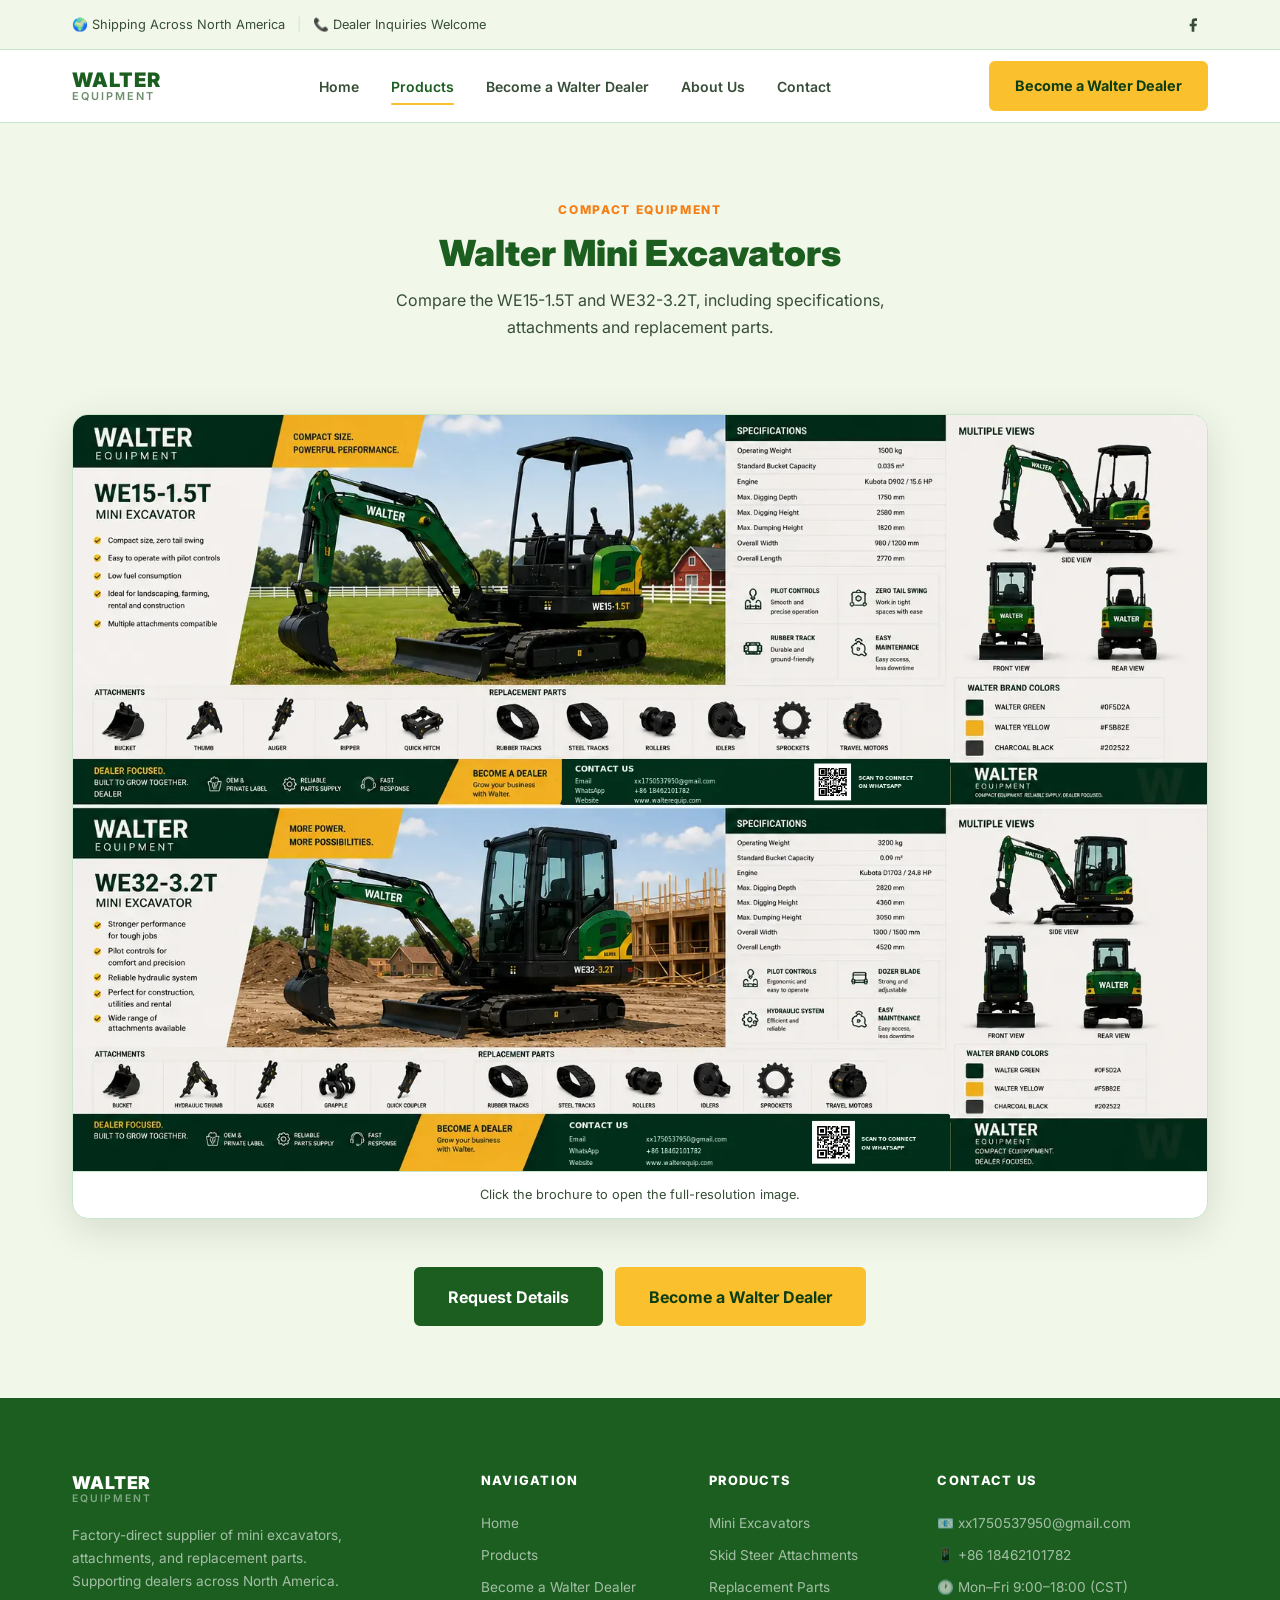
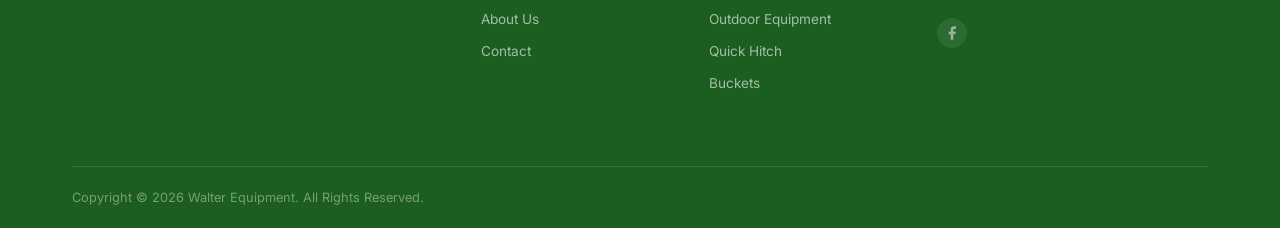
<file: mini-excavators.html>
<!DOCTYPE html>
<html lang="en">
<head>
    <meta charset="UTF-8">
    <meta name="viewport" content="width=device-width, initial-scale=1.0">
    <script>
        (function () {
            var filename = window.location.pathname.split('/').pop() || 'index.html';
            var page = {
                'products.html': 'products',
                'mini-excavators.html': 'mini-excavators',
                'dealer.html': 'dealer',
                'about.html': 'about',
                'contact.html': 'contact',
                'thank-you.html': 'thanks'
            }[filename] || 'home';
            document.documentElement.setAttribute('data-page', page);
        }());
    </script>
    <!-- SEO -->
    <title>Mini Excavators | Walter Equipment</title>
    <meta name="description" content="Explore Walter Equipment WE15-1.5T and WE32-3.2T mini excavators, specifications, attachments and replacement parts.">
    <meta name="keywords" content="mini excavator, skid steer attachments, replacement parts, electric bikes, outdoor equipment, dealer program, OEM branding">
    <meta name="author" content="Walter Equipment">
    <meta name="robots" content="index, follow">
    <link rel="canonical" href="https://walterequip.com/mini-excavators.html">

    <!-- Open Graph -->
    <meta property="og:title" content="Mini Excavators | Walter Equipment">
    <meta property="og:description" content="View Walter Equipment WE15-1.5T and WE32-3.2T mini excavator specifications, attachments and replacement parts.">
    <meta property="og:type" content="website">
    <meta property="og:url" content="https://walterequip.com/mini-excavators.html">
    <meta property="og:image" content="https://walterequip.com/images/mini-excavator-we15-we32-brochure.webp?v=20260813c">

    <!-- Twitter Card -->
    <meta name="twitter:card" content="summary_large_image">
    <meta name="twitter:title" content="Mini Excavators | Walter Equipment">
    <meta name="twitter:description" content="WE15-1.5T and WE32-3.2T mini excavator specifications, attachments and replacement parts.">

    <!-- Google Fonts -->
    <link rel="preconnect" href="https://fonts.googleapis.com">
    <link rel="preconnect" href="https://fonts.gstatic.com" crossorigin>
    <link href="https://fonts.googleapis.com/css2?family=Inter:wght@400;500;600;700;800;900&display=swap" rel="stylesheet">

    <!-- Favicon -->
    <link rel="icon" type="image/svg+xml" href="data:image/svg+xml,<svg xmlns='http://www.w3.org/2000/svg' viewBox='0 0 100 100'><text y='.9em' font-size='90'>🚜</text></svg>">

    <!-- Stylesheet -->
    <link rel="stylesheet" href="css/style.css?v=20260813c">
</head>
<body>

    <!-- ================================================
         1. TOP BAR
         ================================================ -->
    <div class="top-bar">
        <div class="container top-bar-inner">
            <div class="top-bar-left">
                <span>🌍 Shipping Across North America</span>
                <span class="separator">|</span>
                <span>📞 Dealer Inquiries Welcome</span>
            </div>
            <div class="top-bar-right">
                <a href="https://www.facebook.com/profile.php?id=61561698753119#" class="social-icon" aria-label="Walter Equipment on Facebook" target="_blank" rel="noopener noreferrer">
                    <svg width="16" height="16" viewBox="0 0 24 24" fill="currentColor">
                        <path d="M18 2h-3a5 5 0 0 0-5 5v3H7v4h3v8h4v-8h3l1-4h-4V7a1 1 0 0 1 1-1h3z"/>
                    </svg>
                </a>
            </div>
        </div>
    </div>

    <!-- ================================================
         2. HEADER / NAVIGATION
         ================================================ -->
    <header class="header" id="header">
        <div class="container header-inner">
            <!-- Logo -->
            <a href="index.html" class="logo">
                <span class="logo-walter">WALTER</span>
                <span class="logo-equip">EQUIPMENT</span>
            </a>

            <!-- Desktop Navigation -->
            <nav class="nav" id="nav" aria-label="Main navigation">
                <ul class="nav-list">
                    <li><a href="index.html" class="nav-link" data-nav-page="home">Home</a></li>
                    <li><a href="products.html" class="nav-link" data-nav-page="products">Products</a></li>
                    <li><a href="dealer.html" class="nav-link" data-nav-page="dealer">Become a Walter Dealer</a></li>
                    <li><a href="about.html" class="nav-link" data-nav-page="about">About Us</a></li>
                    <li><a href="contact.html" class="nav-link" data-nav-page="contact">Contact</a></li>
                </ul>
            </nav>

            <!-- CTA Button -->
            <a href="dealer.html" class="btn btn-accent header-cta">Become a Walter Dealer</a>

            <!-- Mobile Hamburger -->
            <button type="button" class="hamburger" id="hamburger" aria-label="Toggle menu" aria-expanded="false">
                <span class="hamburger-bar"></span>
                <span class="hamburger-bar"></span>
                <span class="hamburger-bar"></span>
            </button>
        </div>
    </header>

    <!-- ================================================
         3. HERO SECTION
         ================================================ -->
    <section class="hero page-section page-home" id="hero">
        <div class="hero-bg-shapes">
            <div class="hero-shape hero-shape-1"></div>
            <div class="hero-shape hero-shape-2"></div>
            <div class="hero-shape hero-shape-3"></div>
        </div>
        <div class="container hero-inner">
            <!-- Left Content -->
            <div class="hero-content fade-in-up">
                <span class="hero-tag">Dealer Program Available</span>
                <h1 class="hero-title">Helping Equipment Dealers Grow Their Business</h1>
                <p class="hero-subtitle">Factory-direct compact equipment with reliable parts supply and long-term dealer support.</p>
                <div class="hero-description">
                    <span>Factory-direct pricing.</span>
                    <span>Reliable machines.</span>
                    <span>Long-term partnership.</span>
                </div>
                <div class="hero-buttons">
                    <a href="products.html" class="btn btn-primary btn-lg">View Products</a>
                    <a href="dealer.html" class="btn btn-accent btn-lg">Join Our Dealer Network</a>
                </div>
            </div>
            <!-- Right Visual: Hero Image -->
            <div class="hero-visual fade-in-up">
                <img src="images/excavator.png" alt="1.5T Mini Excavator - Walter Equipment" class="hero-main-img">
            </div>
        </div>
    </section>

    <!-- ================================================
         4. TRUST BAR — WHY CHOOSE WALTER
         ================================================ -->
    <section class="trust-bar page-section page-home">
        <div class="container trust-bar-inner">
            <div class="trust-item fade-in-up">
                <span class="trust-icon">🚜</span>
                <span class="trust-text">Factory Direct</span>
            </div>
            <div class="trust-sep"></div>
            <div class="trust-item fade-in-up">
                <span class="trust-icon">🔧</span>
                <span class="trust-text">OEM Available</span>
            </div>
            <div class="trust-sep"></div>
            <div class="trust-item fade-in-up">
                <span class="trust-icon">⚡</span>
                <span class="trust-text">Fast Response</span>
            </div>
            <div class="trust-sep"></div>
            <div class="trust-item fade-in-up">
                <span class="trust-icon">🤝</span>
                <span class="trust-text">Dealer Support</span>
            </div>
        </div>
    </section>

    <!-- ================================================
         5. ONE-STOP SUPPLIER BANNER
         ================================================ -->
    <section class="onestop-banner page-section page-home">
        <div class="container onestop-inner">
            <h2 class="onestop-title fade-in-up">Your One-Stop Supplier for Compact Equipment Dealers</h2>
            <div class="onestop-features fade-in-up">
                <div class="onestop-feature">
                    <span class="onestop-feature-icon">🚜</span>
                    <span class="onestop-feature-label">Mini Excavators</span>
                </div>
                <div class="onestop-feature">
                    <span class="onestop-feature-icon">🔧</span>
                    <span class="onestop-feature-label">Replacement Parts</span>
                </div>
                <div class="onestop-feature">
                    <span class="onestop-feature-icon">🌿</span>
                    <span class="onestop-feature-label">Skid Steer Attachments</span>
                </div>
                <div class="onestop-feature">
                    <span class="onestop-feature-icon">🤝</span>
                    <span class="onestop-feature-label">Dealer Program</span>
                </div>
            </div>
            <p class="onestop-desc fade-in-up">Everything your dealership needs — from machines to parts, all from one reliable supplier.</p>
        </div>
    </section>

    <!-- ================================================
         6. WHY DEALERS CHOOSE WALTER
         ================================================ -->
    <section class="why-dealers page-section page-home">
        <div class="container">
            <div class="section-header fade-in-up">
                <h2 class="section-title">Why Dealers Choose Walter</h2>
            </div>
            <div class="why-dealers-grid">
                <div class="why-dealer-card fade-in-up">
                    <span class="why-dealer-icon">✔</span>
                    <h3 class="why-dealer-name">Dealer Pricing</h3>
                </div>
                <div class="why-dealer-card fade-in-up">
                    <span class="why-dealer-icon">✔</span>
                    <h3 class="why-dealer-name">Reliable Spare Parts</h3>
                </div>
                <div class="why-dealer-card fade-in-up">
                    <span class="why-dealer-icon">✔</span>
                    <h3 class="why-dealer-name">OEM Branding</h3>
                </div>
                <div class="why-dealer-card fade-in-up">
                    <span class="why-dealer-icon">✔</span>
                    <h3 class="why-dealer-name">Fast Response</h3>
                </div>
            </div>
        </div>
    </section>

    <main class="mini-excavators-page page-section page-mini-excavators" id="mini-excavators">
        <div class="container">
            <div class="section-header fade-in-up">
                <span class="section-tag">Compact Equipment</span>
                <h1 class="section-title">Walter Mini Excavators</h1>
                <p class="section-subtitle">Compare the WE15-1.5T and WE32-3.2T, including specifications, attachments and replacement parts.</p>
            </div>

            <figure class="mini-excavator-brochure fade-in-up">
                <a class="mini-excavator-brochure-link" href="images/mini-excavator-we15-we32-brochure.webp?v=20260813c" target="_blank" rel="noopener noreferrer" aria-label="Open the full-resolution Walter mini excavator brochure">
                    <img src="images/mini-excavator-we15-we32-brochure.webp?v=20260813c" width="1536" height="1024" alt="Walter Equipment WE15-1.5T and WE32-3.2T mini excavator specifications, attachments, replacement parts and multiple views" fetchpriority="high">
                </a>
                <figcaption>Click the brochure to open the full-resolution image.</figcaption>
            </figure>

            <div class="mini-excavator-actions fade-in-up">
                <a href="contact.html?product=Mini%20Excavators" class="btn btn-primary btn-lg">Request Details</a>
                <a href="dealer.html" class="btn btn-accent btn-lg">Become a Walter Dealer</a>
            </div>
        </div>
    </main>

    <!-- ================================================
         7. FEATURED PRODUCTS
         ================================================ -->
    <section class="featured-products page-section page-products" id="products">
        <div class="container">
            <div class="section-header fade-in-up">
                <span class="section-tag">Our Products</span>
                <h2 class="section-title">Featured Products</h2>
                <p class="section-subtitle">Quality equipment, parts and electric mobility products for your dealership</p>
            </div>

            <!-- Category Tabs -->
            <div class="category-tabs fade-in-up" id="categoryTabs">
                <button type="button" class="category-tab active" data-category="all">All</button>
                <button type="button" class="category-tab" data-category="excavators">Mini Excavators</button>
                <button type="button" class="category-tab" data-category="attachments">Attachments</button>
                <button type="button" class="category-tab" data-category="parts">Replacement Parts</button>
                <button type="button" class="category-tab" data-category="outdoor">Outdoor Equipment</button>
            </div>

            <!-- Products Grid -->
            <div class="products-grid" id="productsGrid">
                <!-- 1.5T Mini Excavator -->
                <div class="product-card fade-in-up" data-category="excavators">
                    <div class="product-card-img">
                        <img src="images/excavator.png" alt="1.5T Mini Excavator - Walter Equipment" loading="lazy">
                    </div>
                    <div class="product-card-body">
                        <h3 class="product-card-title">1.5T Mini Excavator</h3>
                        <p class="product-card-desc">Compact powerhouse for landscaping, farms, and tight job sites. Reliable performance, easy transport.</p>
                        <a href="#contact" class="product-card-link">Learn More <span>→</span></a>
                    </div>
                </div>

                <!-- Rubber Tracks -->
                <div class="product-card fade-in-up" data-category="parts">
                    <div class="product-card-img">
                        <img src="images/rubber-tracks.png" alt="Rubber Tracks - Walter Equipment" loading="lazy">
                    </div>
                    <div class="product-card-body">
                        <h3 class="product-card-title">Rubber Tracks</h3>
                        <p class="product-card-desc">Durable rubber tracks for mini excavators and skid steers. Multiple sizes available for all major brands.</p>
                        <a href="#contact" class="product-card-link">Learn More <span>→</span></a>
                    </div>
                </div>

                <!-- Travel Motors -->
                <div class="product-card fade-in-up" data-category="parts">
                    <div class="product-card-img">
                        <img src="images/travel-motor.png" alt="Travel Motor - Walter Equipment" loading="lazy">
                    </div>
                    <div class="product-card-body">
                        <h3 class="product-card-title">Travel Motors</h3>
                        <p class="product-card-desc">High-quality hydraulic travel motors as direct OEM replacement. Compatible with all major excavator brands.</p>
                        <a href="#contact" class="product-card-link">Learn More <span>→</span></a>
                    </div>
                </div>

                <!-- Brush Cutter -->
                <div class="product-card fade-in-up" data-category="attachments">
                    <div class="product-card-img">
                        <img src="images/brush-cutter.png" alt="Brush Cutter Attachment - Walter Equipment" loading="lazy">
                    </div>
                    <div class="product-card-body">
                        <h3 class="product-card-title">Brush Cutter</h3>
                        <p class="product-card-desc">Heavy-duty skid steer brush cutter attachment. Perfect for land clearing, overgrown property, and right-of-way maintenance.</p>
                        <a href="#contact" class="product-card-link">Learn More <span>→</span></a>
                    </div>
                </div>

                <!-- Quick Connect -->
                <div class="product-card fade-in-up" data-category="attachments">
                    <div class="product-card-img">
                        <img src="images/quick-connect.jpg" alt="Quick Connect - Walter Equipment" loading="lazy">
                    </div>
                    <div class="product-card-body">
                        <h3 class="product-card-title">Quick Connect</h3>
                        <p class="product-card-desc">Hydraulic quick connect couplings for rapid attachment changes on mini excavators. Save time, increase efficiency on every job.</p>
                        <a href="#contact" class="product-card-link">Learn More <span>→</span></a>
                    </div>
                </div>

                <!-- Accessories -->
                <div class="product-card fade-in-up" data-category="attachments">
                    <div class="product-card-img">
                        <img src="images/accessories.jpg" alt="Excavator Accessories - Walter Equipment" loading="lazy">
                    </div>
                    <div class="product-card-body">
                        <h3 class="product-card-title">Accessories</h3>
                        <p class="product-card-desc">Wide range of excavator accessories: buckets, rippers, grapples and more. Various configurations available for all your needs.</p>
                        <a href="#contact" class="product-card-link">Learn More <span>→</span></a>
                    </div>
                </div>

                <!-- Outdoor Equipment: SU8 Rebel -->
                <article class="product-card product-card-outdoor fade-in-up" data-category="outdoor">
                    <div class="product-card-img">
                        <img src="images/outdoor/su8-rebel.jpg" alt="S1 fat-tire electric bike" loading="lazy" decoding="async">
                    </div>
                    <div class="product-card-body">
                        <h3 class="product-card-title">S1</h3>
                        <p class="product-card-desc">A moped-style fat-tire electric bike built around a reinforced carbon-steel frame, dual-crown suspension and a 150 kg rated payload.</p>
                        <ul class="product-specs">
                            <li><strong>Wheels:</strong> 20 x 4 in fat tires</li>
                            <li><strong>Drivetrain:</strong> Shimano 7-speed</li>
                            <li><strong>Range:</strong> Up to 65 km with pedal assist</li>
                            <li><strong>Display:</strong> M5 color center display</li>
                        </ul>
                        <p class="product-variants"><strong>Configurations:</strong> 52V 1500W / 20Ah with hydraulic brakes, or 48V 1000W / 16Ah with cable brakes.</p>
                        <a href="#contact" class="product-card-link">Request Details <span>→</span></a>
                    </div>
                </article>

                <!-- Outdoor Equipment: F1 -->
                <article class="product-card product-card-outdoor fade-in-up" data-category="outdoor">
                    <div class="product-card-img">
                        <img src="images/outdoor/f1-fat-tire.jpg" alt="S2 26-inch fat-tire electric bike" loading="lazy" decoding="async">
                    </div>
                    <div class="product-card-body">
                        <h3 class="product-card-title">S2</h3>
                        <p class="product-card-desc">A high-power 26-inch electric bike with a 6061 aluminum frame, lockout suspension fork and hydraulic disc brakes for mixed-surface riding.</p>
                        <ul class="product-specs">
                            <li><strong>Drive:</strong> 48V 1000W rear hub motor</li>
                            <li><strong>Battery:</strong> 16Ah</li>
                            <li><strong>Wheels:</strong> 26 x 4 in Chaoyang tires</li>
                            <li><strong>Range:</strong> 40-60 km electric; up to 65 km assisted</li>
                        </ul>
                        <a href="#contact" class="product-card-link">Request Details <span>→</span></a>
                    </div>
                </article>

                <!-- Outdoor Equipment: F1 AWD Pro -->
                <article class="product-card product-card-outdoor fade-in-up" data-category="outdoor">
                    <div class="product-card-img">
                        <img src="images/outdoor/f1-awd-pro.jpg" alt="S3 dual-motor electric bike" loading="lazy" decoding="async">
                    </div>
                    <div class="product-card-body">
                        <h3 class="product-card-title">S3</h3>
                        <p class="product-card-desc">This all-wheel-drive model pairs dual motors with an aluminum chassis, hydraulic braking and wide tires for confident traction on demanding terrain.</p>
                        <ul class="product-specs">
                            <li><strong>Drive:</strong> Dual 48V 1000W hub motors</li>
                            <li><strong>Battery:</strong> 22.4Ah</li>
                            <li><strong>Wheels:</strong> 26 x 4 in Chaoyang tires</li>
                            <li><strong>Range:</strong> 65-75 km electric; up to 85 km assisted</li>
                        </ul>
                        <a href="#contact" class="product-card-link">Request Details <span>→</span></a>
                    </div>
                </article>

                <!-- Outdoor Equipment: F1BWD -->
                <article class="product-card product-card-outdoor fade-in-up" data-category="outdoor">
                    <div class="product-card-img">
                        <img src="images/outdoor/f1bwd-dual-battery.jpg" alt="S4 dual-motor dual-battery electric bike" loading="lazy" decoding="async">
                    </div>
                    <div class="product-card-body">
                        <h3 class="product-card-title">S4</h3>
                        <p class="product-card-desc">A long-range configuration combining all-wheel drive with two battery packs, a lightweight aluminum frame and hydraulic braking.</p>
                        <ul class="product-specs">
                            <li><strong>Drive:</strong> Dual 48V 1000W hub motors</li>
                            <li><strong>Battery:</strong> Dual 22.4Ah packs</li>
                            <li><strong>Wheels:</strong> 26 x 4 in Chaoyang tires</li>
                            <li><strong>Drivetrain:</strong> Shimano 7-speed</li>
                        </ul>
                        <a href="#contact" class="product-card-link">Request Details <span>→</span></a>
                    </div>
                </article>

                <!-- Outdoor Equipment: R700 Cross-Rider -->
                <article class="product-card product-card-outdoor fade-in-up" data-category="outdoor">
                    <div class="product-card-img">
                        <img src="images/outdoor/r700-cross-rider.jpg" alt="S5 electric moped" loading="lazy" decoding="async">
                    </div>
                    <div class="product-card-body">
                        <h3 class="product-card-title">S5</h3>
                        <p class="product-card-desc">A rugged 20-inch electric moped with adjustable front suspension, a hydraulic rear shock and hydraulic brakes for comfortable everyday or trail use.</p>
                        <ul class="product-specs">
                            <li><strong>Wheels:</strong> 20 x 4 in Kenda tires</li>
                            <li><strong>Frame:</strong> Carbon steel; 150 kg rated payload</li>
                            <li><strong>Range:</strong> Up to 65 km with pedal assist</li>
                            <li><strong>Display:</strong> VA35 color display</li>
                        </ul>
                        <p class="product-variants"><strong>Configurations:</strong> 52V 1500W / 30Ah or 52V 1200W / 25Ah.</p>
                        <a href="#contact" class="product-card-link">Request Details <span>→</span></a>
                    </div>
                </article>

                <!-- Outdoor Equipment: R700 Pro Moto-X -->
                <article class="product-card product-card-outdoor fade-in-up" data-category="outdoor">
                    <div class="product-card-img">
                        <img src="images/outdoor/r700-pro-moto-x.jpg" alt="S6 electric moped" loading="lazy" decoding="async">
                    </div>
                    <div class="product-card-body">
                        <h3 class="product-card-title">S6</h3>
                        <p class="product-card-desc">A performance-focused electric moped with motorcycle-style hydraulic suspension, a reinforced steel frame and powerful lighting.</p>
                        <ul class="product-specs">
                            <li><strong>Drive:</strong> 60V 1800W</li>
                            <li><strong>Battery:</strong> 30Ah</li>
                            <li><strong>Wheels:</strong> 20 x 4 in Kenda tires</li>
                            <li><strong>Equipment:</strong> Hydraulic brakes and 3000-lumen headlight</li>
                        </ul>
                        <a href="#contact" class="product-card-link">Request Details <span>→</span></a>
                    </div>
                </article>

                <!-- Outdoor Equipment: EBM11 Daily Ace -->
                <article class="product-card product-card-outdoor fade-in-up" data-category="outdoor">
                    <div class="product-card-img">
                        <img src="images/outdoor/ebm11-daily-ace.jpg" alt="S7 commuter electric bike" loading="lazy" decoding="async">
                    </div>
                    <div class="product-card-body">
                        <h3 class="product-card-title">S7</h3>
                        <p class="product-card-desc">A practical commuter electric bike with a conventional 26-inch layout, rear cargo rack and approachable power delivery for daily transportation.</p>
                        <ul class="product-specs">
                            <li><strong>Drive:</strong> 36V 250W</li>
                            <li><strong>Battery:</strong> 13Ah</li>
                            <li><strong>Wheels:</strong> 26 x 1.95 in Kenda tires</li>
                            <li><strong>Equipment:</strong> 7-speed drivetrain and mechanical disc brakes</li>
                        </ul>
                        <a href="#contact" class="product-card-link">Request Details <span>→</span></a>
                    </div>
                </article>

                <!-- Outdoor Equipment: T3 Urban Swift -->
                <article class="product-card product-card-outdoor fade-in-up" data-category="outdoor">
                    <div class="product-card-img">
                        <img src="images/outdoor/t3-urban-swift.jpg" alt="S8 commuter electric bike" loading="lazy" decoding="async">
                    </div>
                    <div class="product-card-body">
                        <h3 class="product-card-title">S8</h3>
                        <p class="product-card-desc">A streamlined city e-bike with a removable battery, upright geometry and familiar bicycle controls for efficient urban travel.</p>
                        <ul class="product-specs">
                            <li><strong>Drive:</strong> 36V 250W</li>
                            <li><strong>Battery:</strong> 7.8Ah</li>
                            <li><strong>Range:</strong> 30-45 km</li>
                            <li><strong>Equipment:</strong> 7-speed drivetrain, disc brakes and LCD866 display</li>
                        </ul>
                        <a href="#contact" class="product-card-link">Request Details <span>→</span></a>
                    </div>
                </article>

                <!-- Outdoor Equipment: H1 Urban-X -->
                <article class="product-card product-card-outdoor fade-in-up" data-category="outdoor">
                    <div class="product-card-img">
                        <img src="images/outdoor/h1-urban-x.jpg" alt="S9 step-through electric bike" loading="lazy" decoding="async">
                    </div>
                    <div class="product-card-body">
                        <h3 class="product-card-title">S9</h3>
                        <p class="product-card-desc">A step-through urban e-bike equipped for commuting with a suspension fork, rear rack, mudguards and an easy-to-read NFC display.</p>
                        <ul class="product-specs">
                            <li><strong>Drive:</strong> 48V 500W</li>
                            <li><strong>Battery:</strong> 13Ah / 624Wh</li>
                            <li><strong>Wheels:</strong> 26 x 1.95 in city tires</li>
                            <li><strong>Range:</strong> 40-50 km</li>
                        </ul>
                        <a href="#contact" class="product-card-link">Request Details <span>→</span></a>
                    </div>
                </article>

                <!-- Outdoor Equipment: V1 Iron Knight -->
                <article class="product-card product-card-outdoor fade-in-up" data-category="outdoor">
                    <div class="product-card-img">
                        <img src="images/outdoor/v1-iron-knight.jpg" alt="S10 dual-motor electric bike" loading="lazy" decoding="async">
                    </div>
                    <div class="product-card-body">
                        <h3 class="product-card-title">S10</h3>
                        <p class="product-card-desc">A full-suspension, all-wheel-drive fat-tire e-bike with a 6061 aluminum frame and hydraulic braking for high-traction riding.</p>
                        <ul class="product-specs">
                            <li><strong>Drive:</strong> Dual 52V 1000W hub motors</li>
                            <li><strong>Battery:</strong> 22.4Ah</li>
                            <li><strong>Wheels:</strong> 26 x 4 in Chaoyang tires</li>
                            <li><strong>Range:</strong> 45-75 km electric; up to 85 km assisted</li>
                        </ul>
                        <a href="#contact" class="product-card-link">Request Details <span>→</span></a>
                    </div>
                </article>

                <!-- Outdoor Equipment: K10 Commander-X -->
                <article class="product-card product-card-outdoor fade-in-up" data-category="outdoor">
                    <div class="product-card-img">
                        <img src="images/outdoor/k10-commander-x.jpg" alt="S11 dual-motor electric moped" loading="lazy" decoding="async">
                    </div>
                    <div class="product-card-body">
                        <h3 class="product-card-title">S11</h3>
                        <p class="product-card-desc">A heavy-duty electric moped featuring dual motors, dual batteries, full suspension and a reinforced frame rated for a 180 kg payload.</p>
                        <ul class="product-specs">
                            <li><strong>Drive:</strong> Dual 52V 1000W hub motors</li>
                            <li><strong>Battery:</strong> 20Ah + 23Ah</li>
                            <li><strong>Wheels:</strong> 20 x 4 in fat tires</li>
                            <li><strong>Equipment:</strong> Hydraulic brakes, color display and cruise function</li>
                        </ul>
                        <a href="#contact" class="product-card-link">Request Details <span>→</span></a>
                    </div>
                </article>

                <!-- Outdoor Equipment: Z01 Pocket Tank -->
                <article class="product-card product-card-outdoor fade-in-up" data-category="outdoor">
                    <div class="product-card-img">
                        <img src="images/outdoor/z01-pocket-tank.jpg" alt="S12 folding fat-tire electric bike" loading="lazy" decoding="async">
                    </div>
                    <div class="product-card-body">
                        <h3 class="product-card-title">S12</h3>
                        <p class="product-card-desc">A compact folding fat-tire e-bike with a low step-through frame, suspension fork and front and rear seating for flexible urban use.</p>
                        <ul class="product-specs">
                            <li><strong>Drive:</strong> 36V 250W</li>
                            <li><strong>Battery:</strong> 13Ah</li>
                            <li><strong>Wheels:</strong> 20 x 4 in fat tires</li>
                            <li><strong>Range:</strong> 35-45 km electric; up to 50 km assisted</li>
                        </ul>
                        <a href="#contact" class="product-card-link">Request Details <span>→</span></a>
                    </div>
                </article>

                <!-- Outdoor Equipment: G20 Nomad -->
                <article class="product-card product-card-outdoor fade-in-up" data-category="outdoor">
                    <div class="product-card-img">
                        <img src="images/outdoor/g20-nomad.jpg" alt="S13 utility electric bike" loading="lazy" decoding="async">
                    </div>
                    <div class="product-card-body">
                        <h3 class="product-card-title">S13</h3>
                        <p class="product-card-desc">A compact utility e-bike with fat tires, an integrated battery and rear cargo platform, designed for daily transport and light hauling.</p>
                        <ul class="product-specs">
                            <li><strong>Drive:</strong> 48V 500W</li>
                            <li><strong>Battery:</strong> 20Ah integrated pack</li>
                            <li><strong>Wheels:</strong> 20 x 4 in fat tires</li>
                            <li><strong>Equipment:</strong> 7-speed drivetrain, TFT display and front/rear lights</li>
                        </ul>
                        <a href="#contact" class="product-card-link">Request Details <span>→</span></a>
                    </div>
                </article>

                <!-- Outdoor Equipment: K80 Liberty -->
                <article class="product-card product-card-outdoor fade-in-up" data-category="outdoor">
                    <div class="product-card-img">
                        <img src="images/outdoor/k80-liberty.jpg" alt="S14 full-suspension electric mountain bike" loading="lazy" decoding="async">
                    </div>
                    <div class="product-card-body">
                        <h3 class="product-card-title">S14</h3>
                        <p class="product-card-desc">A full-suspension electric mountain bike with a high-carbon-steel frame and broad 26-inch tires for comfort on uneven routes.</p>
                        <ul class="product-specs">
                            <li><strong>Drive:</strong> 350W rear hub motor</li>
                            <li><strong>Battery:</strong> 48V 13Ah</li>
                            <li><strong>Wheels:</strong> 26 x 2.6 in tires</li>
                            <li><strong>Equipment:</strong> Mechanical disc brakes and NFC TFT display</li>
                        </ul>
                        <a href="#contact" class="product-card-link">Request Details <span>→</span></a>
                    </div>
                </article>

                <!-- Outdoor Equipment: FC70 Eco-Step -->
                <article class="product-card product-card-outdoor fade-in-up" data-category="outdoor">
                    <div class="product-card-img">
                        <img src="images/outdoor/fc70-eco-step.jpg" alt="S15 fat-tire electric bike" loading="lazy" decoding="async">
                    </div>
                    <div class="product-card-body">
                        <h3 class="product-card-title">S15</h3>
                        <p class="product-card-desc">A versatile fat-tire e-bike with a reinforced steel frame, front and rear suspension and hydraulic braking for stable everyday riding.</p>
                        <ul class="product-specs">
                            <li><strong>Drive:</strong> 36V 250W</li>
                            <li><strong>Battery:</strong> 13Ah</li>
                            <li><strong>Wheels:</strong> 20 x 4 in puncture-resistant tires</li>
                            <li><strong>Equipment:</strong> 7-speed drivetrain and Bluetooth color display</li>
                        </ul>
                        <a href="#contact" class="product-card-link">Request Details <span>→</span></a>
                    </div>
                </article>

                <!-- Outdoor Equipment: R737 Ranger -->
                <article class="product-card product-card-outdoor fade-in-up" data-category="outdoor">
                    <div class="product-card-img">
                        <img src="images/outdoor/r737-ranger.jpg" alt="S16 dual-battery step-through electric bike" loading="lazy" decoding="async">
                    </div>
                    <div class="product-card-body">
                        <h3 class="product-card-title">S16</h3>
                        <p class="product-card-desc">A long-range step-through electric bike with two batteries, full suspension and an aluminum frame for comfortable all-day use.</p>
                        <ul class="product-specs">
                            <li><strong>Drive:</strong> 52V 750W rear hub motor</li>
                            <li><strong>Battery:</strong> 25Ah integrated + 21Ah rear pack</li>
                            <li><strong>Wheels:</strong> 26 x 4 in Kenda tires</li>
                            <li><strong>Equipment:</strong> Hydraulic brakes and rear cargo rack</li>
                        </ul>
                        <a href="#contact" class="product-card-link">Request Details <span>→</span></a>
                    </div>
                </article>

                <!-- Outdoor Equipment: U745 Flow -->
                <article class="product-card product-card-outdoor fade-in-up" data-category="outdoor">
                    <div class="product-card-img">
                        <img src="images/outdoor/u745-flow.jpg" alt="S17 belt-drive urban electric bike" loading="lazy" decoding="async">
                    </div>
                    <div class="product-card-body">
                        <h3 class="product-card-title">S17</h3>
                        <p class="product-card-desc">A clean, low-maintenance urban e-bike using a quiet belt drive and torque sensor for smooth, natural pedal assistance without a throttle.</p>
                        <ul class="product-specs">
                            <li><strong>Drive:</strong> 36V 250W rear hub motor</li>
                            <li><strong>Battery:</strong> 10.4Ah integrated pack</li>
                            <li><strong>Wheels:</strong> 700 x 45C Chaoyang tires</li>
                            <li><strong>Equipment:</strong> Single-speed belt drive and hydraulic brakes</li>
                        </ul>
                        <a href="#contact" class="product-card-link">Request Details <span>→</span></a>
                    </div>
                </article>

                <!-- Outdoor Equipment: U726 -->
                <article class="product-card product-card-outdoor fade-in-up" data-category="outdoor">
                    <div class="product-card-img">
                        <img src="images/outdoor/u726.jpg" alt="S18 full-suspension fat-tire electric bike" loading="lazy" decoding="async">
                    </div>
                    <div class="product-card-body">
                        <h3 class="product-card-title">S18</h3>
                        <p class="product-card-desc">A versatile aluminum fat-tire e-bike with full suspension, a high-capacity integrated battery and practical rear cargo rack.</p>
                        <ul class="product-specs">
                            <li><strong>Drive:</strong> 48V 500W rear hub motor</li>
                            <li><strong>Battery:</strong> 20Ah integrated pack</li>
                            <li><strong>Wheels:</strong> 26 x 4 in Kenda tires</li>
                            <li><strong>Equipment:</strong> Shimano 7-speed and hydraulic brakes</li>
                        </ul>
                        <a href="#contact" class="product-card-link">Request Details <span>→</span></a>
                    </div>
                </article>

                <!-- Outdoor Equipment: R7100 -->
                <article class="product-card product-card-outdoor fade-in-up" data-category="outdoor">
                    <div class="product-card-img">
                        <img src="images/outdoor/r7100.jpg" alt="S19 torque-sensor electric bike" loading="lazy" decoding="async">
                    </div>
                    <div class="product-card-body">
                        <h3 class="product-card-title">S19</h3>
                        <p class="product-card-desc">An aluminum 27.5-inch electric bike with torque-sensing assistance for responsive power delivery and a natural pedaling feel.</p>
                        <ul class="product-specs">
                            <li><strong>Drive:</strong> 48V 500W rear hub motor</li>
                            <li><strong>Battery:</strong> 20Ah integrated pack</li>
                            <li><strong>Wheels:</strong> 27.5 x 2.2 in Kenda tires</li>
                            <li><strong>Equipment:</strong> Shimano 7-speed and hydraulic brakes</li>
                        </ul>
                        <a href="#contact" class="product-card-link">Request Details <span>→</span></a>
                    </div>
                </article>

                <!-- Outdoor Equipment: T600 -->
                <article class="product-card product-card-outdoor fade-in-up" data-category="outdoor">
                    <div class="product-card-img">
                        <img src="images/outdoor/t600.jpg" alt="S20 dual-motor utility electric bike" loading="lazy" decoding="async">
                    </div>
                    <div class="product-card-body">
                        <h3 class="product-card-title">S20</h3>
                        <p class="product-card-desc">A dual-motor utility e-bike with an aluminum frame, large integrated battery and rear cargo rack for traction and carrying capacity.</p>
                        <ul class="product-specs">
                            <li><strong>Drive:</strong> Dual 48V 750W hub motors</li>
                            <li><strong>Battery:</strong> 30Ah integrated pack</li>
                            <li><strong>Wheels:</strong> 26 x 4 in Kenda tires</li>
                            <li><strong>Equipment:</strong> Hydraulic brakes and Kingmeter VA47 display</li>
                        </ul>
                        <a href="#contact" class="product-card-link">Request Details <span>→</span></a>
                    </div>
                </article>

                <!-- Outdoor Equipment: M730 -->
                <article class="product-card product-card-outdoor fade-in-up" data-category="outdoor">
                    <div class="product-card-img">
                        <img src="images/outdoor/m730.jpg" alt="S21 Bafang mid-drive fat-tire electric bike" loading="lazy" decoding="async">
                    </div>
                    <div class="product-card-body">
                        <h3 class="product-card-title">S21</h3>
                        <p class="product-card-desc">A premium mid-drive fat-tire e-bike with torque sensing, an aluminum chassis and a Shimano 8-speed drivetrain for controlled off-road power.</p>
                        <ul class="product-specs">
                            <li><strong>Drive:</strong> Bafang 48V 1000W mid-drive motor</li>
                            <li><strong>Battery:</strong> 25Ah integrated pack</li>
                            <li><strong>Wheels:</strong> 26 x 4 in Kenda tires</li>
                            <li><strong>Equipment:</strong> Hydraulic brakes, thumb throttle and rear rack</li>
                        </ul>
                        <a href="#contact" class="product-card-link">Request Details <span>→</span></a>
                    </div>
                </article>
            </div>
        </div>
    </section>

    <!-- ================================================
         8. DEALER INQUIRY FORM (Homepage)
         ================================================ -->
    <section class="dealer-inquiry page-section page-removed" id="dealer-inquiry">
        <div class="container">
            <div class="dealer-inquiry-grid">
                <!-- Left: Info -->
                <div class="dealer-inquiry-info fade-in-up">
                    <span class="section-tag">Join Our Network</span>
                    <h2 class="section-title">Become a Walter Dealer</h2>
                    <p class="dealer-inquiry-text">Partner with Walter Equipment and grow your dealership with factory-direct pricing, reliable supply, and long-term support. We are actively expanding our dealer network across North America.</p>
                    <div class="dealer-inquiry-benefits">
                        <div class="di-benefit">
                            <span class="di-check">✔</span>
                            <span>Competitive dealer pricing</span>
                        </div>
                        <div class="di-benefit">
                            <span class="di-check">✔</span>
                            <span>OEM branding available</span>
                        </div>
                        <div class="di-benefit">
                            <span class="di-check">✔</span>
                            <span>Reliable spare parts supply</span>
                        </div>
                        <div class="di-benefit">
                            <span class="di-check">✔</span>
                            <span>Dedicated account manager</span>
                        </div>
                    </div>
                </div>
                <!-- Right: Form -->
                <div class="dealer-inquiry-form-wrapper fade-in-up">
                    <form class="inquiry-form" id="inquiryForm" novalidate>
                        <div class="form-row">
                            <div class="form-group">
                                <label for="inq-company">Company Name <span class="required">*</span></label>
                                <input type="text" id="inq-company" name="company" placeholder="ABC Equipment Co." required>
                                <span class="form-error" id="inq-companyError"></span>
                            </div>
                            <div class="form-group">
                                <label for="inq-country">Country <span class="required">*</span></label>
                                <input type="text" id="inq-country" name="country" placeholder="United States" required>
                                <span class="form-error" id="inq-countryError"></span>
                            </div>
                        </div>
                        <div class="form-row">
                            <div class="form-group">
                                <label for="inq-email">Email <span class="required">*</span></label>
                                <input type="email" id="inq-email" name="email" placeholder="contact@company.com" required>
                                <span class="form-error" id="inq-emailError"></span>
                            </div>
                            <div class="form-group">
                                <label for="inq-whatsapp">WhatsApp</label>
                                <input type="text" id="inq-whatsapp" name="whatsapp" placeholder="+1 234 567 8900">
                            </div>
                        </div>
                        <div class="form-group">
                            <label for="inq-products">Interested Products <span class="required">*</span></label>
                            <select id="inq-products" name="products" required>
                                <option value="" disabled selected>Select product category...</option>
                                <option value="mini-excavator">Mini Excavator</option>
                                <option value="attachments">Attachments</option>
                                <option value="parts">Parts</option>
                                <option value="outdoor-equipment">Outdoor Equipment</option>
                                <option value="all">All Products</option>
                            </select>
                            <span class="form-error" id="inq-productsError"></span>
                        </div>
                        <div class="form-group">
                            <label for="inq-message">Message</label>
                            <textarea id="inq-message" name="message" rows="3" placeholder="Tell us about your business..."></textarea>
                        </div>
                        <button type="submit" class="btn btn-primary btn-submit" id="inqSubmitBtn">
                            <span class="btn-text">Submit Inquiry</span>
                            <span class="btn-loading" style="display:none;">
                                <svg class="spinner" viewBox="0 0 24 24" width="18" height="18">
                                    <circle cx="12" cy="12" r="10" stroke="currentColor" stroke-width="3" fill="none" stroke-dasharray="60" stroke-dashoffset="20"/>
                                </svg>
                                Submitting...
                            </span>
                        </button>
                        <div class="form-success" id="inqFormSuccess" style="display:none;">
                            <span>🎉</span> Thank you! We'll be in touch within 24 hours.
                        </div>
                    </form>
                </div>
            </div>
        </div>
    </section>

    <!-- ================================================
         9. MARKETING MODULE (Facebook Ad Landing)
         ================================================ -->
    <section class="marketing-module page-section page-removed">
        <div class="container marketing-inner">
            <div class="marketing-badge fade-in-up">🚜 Dealer Network Expanding</div>
            <h2 class="marketing-title fade-in-up">Looking for Equipment Dealers</h2>
            <p class="marketing-text fade-in-up">We're expanding our dealer network across North America. Contact us today to learn more about our dealer pricing, OEM service and partnership opportunities.</p>
            <a href="dealer.html" class="btn btn-accent btn-lg fade-in-up">Become a Walter Dealer</a>
        </div>
    </section>

    <!-- ================================================
         10. DEALER PROGRAM (Anchor Page)
         ================================================ -->
    <section class="dealer-program page-section page-dealer" id="dealer-program">
        <div class="container">
            <div class="section-header fade-in-up">
                <span class="section-tag">Partnership</span>
                <h2 class="section-title">Become a Walter Dealer</h2>
                <p class="section-subtitle">Join a growing network of dealers who trust Walter Equipment as their factory-direct supplier.</p>
            </div>

            <div class="dealer-program-grid">
                <!-- Left: Why Partner -->
                <div class="dealer-why fade-in-up">
                    <h3 class="dealer-why-title">Why Partner With Walter</h3>
                    <div class="dealer-why-list">
                        <div class="dealer-why-item">
                            <span class="dealer-why-icon">💰</span>
                            <div>
                                <strong>Competitive Pricing</strong>
                                <p>Factory-direct pricing that lets you compete and win.</p>
                            </div>
                        </div>
                        <div class="dealer-why-item">
                            <span class="dealer-why-icon">🏷️</span>
                            <div>
                                <strong>OEM Branding</strong>
                                <p>Put your brand on our machines. Full OEM support available.</p>
                            </div>
                        </div>
                        <div class="dealer-why-item">
                            <span class="dealer-why-icon">🔧</span>
                            <div>
                                <strong>Reliable Spare Parts</strong>
                                <p>Consistent parts supply so your customers never wait.</p>
                            </div>
                        </div>
                        <div class="dealer-why-item">
                            <span class="dealer-why-icon">📣</span>
                            <div>
                                <strong>Marketing Support</strong>
                                <p>Brochures, photos, and digital assets ready to use.</p>
                            </div>
                        </div>
                        <div class="dealer-why-item">
                            <span class="dealer-why-icon">⚡</span>
                            <div>
                                <strong>Fast Response</strong>
                                <p>Quick replies, quick solutions. Your time matters.</p>
                            </div>
                        </div>
                        <div class="dealer-why-item">
                            <span class="dealer-why-icon">🤝</span>
                            <div>
                                <strong>Long-term Supply</strong>
                                <p>We plan for the long haul — reliable supply for years to come.</p>
                            </div>
                        </div>
                    </div>
                </div>

                <!-- Right: Application Form -->
                <div class="dealer-apply fade-in-up">
                    <div class="dealer-apply-card">
                        <h3 class="dealer-apply-title">Dealer Application Form</h3>
                        <form class="apply-form" id="applyForm" action="https://formsubmit.co/xx1750537950@gmail.com" method="POST" accept-charset="UTF-8" novalidate>
                            <input type="hidden" name="_subject" value="New Walter Equipment Dealer Application">
                            <input type="hidden" name="_template" value="table">
                            <input type="hidden" name="_next" value="https://walterequip.com/thank-you.html">
                            <input type="hidden" name="_url" value="https://walterequip.com/dealer.html">
                            <div class="form-group">
                                <label for="app-company">Company Name <span class="required">*</span></label>
                                <input type="text" id="app-company" name="company" placeholder="ABC Equipment Co." required>
                                <span class="form-error" id="app-companyError"></span>
                            </div>
                            <div class="form-group">
                                <label for="app-country">Country <span class="required">*</span></label>
                                <input type="text" id="app-country" name="country" placeholder="United States" required>
                                <span class="form-error" id="app-countryError"></span>
                            </div>
                            <div class="form-group">
                                <label for="app-contact">Contact Person <span class="required">*</span></label>
                                <input type="text" id="app-contact" name="contact" placeholder="John Smith" required>
                                <span class="form-error" id="app-contactError"></span>
                            </div>
                            <div class="form-group">
                                <label for="app-email">Email <span class="required">*</span></label>
                                <input type="email" id="app-email" name="email" placeholder="contact@company.com" required>
                                <span class="form-error" id="app-emailError"></span>
                            </div>
                            <div class="form-group">
                                <label for="app-phone">Phone / WhatsApp</label>
                                <input type="text" id="app-phone" name="phone" placeholder="+1 234 567 8900">
                            </div>
                            <div class="form-group">
                                <label for="app-type">Business Type <span class="required">*</span></label>
                                <select id="app-type" name="type" required>
                                    <option value="" disabled selected>Select type...</option>
                                    <option value="dealer">Dealer</option>
                                    <option value="distributor">Distributor</option>
                                    <option value="other">Other</option>
                                </select>
                                <span class="form-error" id="app-typeError"></span>
                            </div>
                            <div class="form-group">
                                <label for="app-products">Interested Products <span class="required">*</span></label>
                                <select id="app-products" name="interested_products" required>
                                    <option value="" disabled selected>Select product category...</option>
                                    <option value="Mini Excavators">Mini Excavators</option>
                                    <option value="Attachments">Attachments</option>
                                    <option value="Replacement Parts">Replacement Parts</option>
                                    <option value="Outdoor Equipment">Outdoor Equipment</option>
                                    <option value="Multiple Product Lines">Multiple Product Lines</option>
                                </select>
                                <span class="form-error" id="app-productsError"></span>
                            </div>
                            <div class="form-group">
                                <label for="app-message">Message</label>
                                <textarea id="app-message" name="message" rows="3" placeholder="Tell us about your dealership..."></textarea>
                            </div>
                            <button type="submit" class="btn btn-primary btn-submit" id="appSubmitBtn">
                                <span class="btn-text">Apply Now</span>
                                <span class="btn-loading" style="display:none;">
                                    <svg class="spinner" viewBox="0 0 24 24" width="18" height="18">
                                        <circle cx="12" cy="12" r="10" stroke="currentColor" stroke-width="3" fill="none" stroke-dasharray="60" stroke-dashoffset="20"/>
                                    </svg>
                                    Applying...
                                </span>
                            </button>
                            <p class="form-note">Your application will be emailed securely to Walter Equipment. We normally respond within 24 hours.</p>
                        </form>
                    </div>
                </div>
            </div>
        </div>
    </section>

    <!-- ================================================
         11. ABOUT US (Simplified)
         ================================================ -->
    <section class="about page-section page-about" id="about">
        <div class="container">
            <div class="section-header fade-in-up">
                <span class="section-tag">Our Story</span>
                <h2 class="section-title">About Walter Equipment</h2>
            </div>
            <div class="about-grid">
                <div class="about-card fade-in-up">
                    <span class="about-card-icon">🏢</span>
                    <h3 class="about-card-title">Who We Are</h3>
                    <p class="about-card-desc">Dedicated to supporting equipment dealers with quality machines and reliable parts supply.</p>
                </div>
                <div class="about-card fade-in-up">
                    <span class="about-card-icon">🚜</span>
                    <h3 class="about-card-title">What We Supply</h3>
                    <p class="about-card-desc">Mini excavators, attachments, and replacement parts — all factory-direct.</p>
                </div>
                <div class="about-card fade-in-up">
                    <span class="about-card-icon">🤝</span>
                    <h3 class="about-card-title">Why Dealers Work With Us</h3>
                    <p class="about-card-desc">Competitive pricing, OEM options, and long-term partnership commitment.</p>
                </div>
            </div>
            <!-- Factory Photo Placeholder -->
            <div class="factory-placeholder fade-in-up">
                <div class="factory-placeholder-inner">
                    <span class="factory-placeholder-icon">📷</span>
                    <span class="factory-placeholder-text">[Add Factory Photos / Warehouse Images Here]</span>
                </div>
            </div>
        </div>
    </section>

    <!-- ================================================
         12. CONTACT SECTION
         ================================================ -->
    <section class="contact page-section page-contact" id="contact">
        <div class="container">
            <div class="section-header fade-in-up">
                <span class="section-tag">Contact</span>
                <h2 class="section-title">Get In Touch</h2>
                <p class="section-subtitle">Ready to explore a partnership? Fill out the form and we'll get back to you within 24 hours.</p>
            </div>

            <div class="contact-grid">
                <!-- Left: Form -->
                <div class="contact-form-wrapper fade-in-up">
                    <form class="contact-form" id="contactForm" action="https://formsubmit.co/xx1750537950@gmail.com" method="POST" accept-charset="UTF-8" novalidate>
                        <input type="hidden" name="_subject" value="New Walter Equipment Website Inquiry">
                        <input type="hidden" name="_template" value="table">
                        <input type="hidden" name="_next" value="https://walterequip.com/thank-you.html">
                        <input type="hidden" name="_url" value="https://walterequip.com/contact.html">
                        <div class="form-row">
                            <div class="form-group">
                                <label for="name">Full Name <span class="required">*</span></label>
                                <input type="text" id="name" name="name" placeholder="John Smith" required>
                                <span class="form-error" id="nameError"></span>
                            </div>
                            <div class="form-group">
                                <label for="email">Email Address <span class="required">*</span></label>
                                <input type="email" id="email" name="email" placeholder="john@company.com" required>
                                <span class="form-error" id="emailError"></span>
                            </div>
                        </div>
                        <div class="form-row">
                            <div class="form-group">
                                <label for="company">Company / Dealership</label>
                                <input type="text" id="company" name="company" placeholder="ABC Equipment Co.">
                            </div>
                            <div class="form-group">
                                <label for="product">Product Interest <span class="required">*</span></label>
                                <select id="product" name="product" required>
                                    <option value="" disabled selected>Select a product line...</option>
                                    <option value="mini-excavator">Mini Excavators</option>
                                    <option value="attachments">Attachments</option>
                                    <option value="parts">Replacement Parts</option>
                                    <option value="outdoor-equipment">Outdoor Equipment</option>
                                    <option value="multiple">Multiple Products</option>
                                    <option value="dealer">Dealer Partnership</option>
                                </select>
                                <span class="form-error" id="productError"></span>
                            </div>
                        </div>
                        <div class="form-group form-group-full">
                            <label for="message">Message</label>
                            <textarea id="message" name="message" rows="5" placeholder="Tell us about your business and what you're looking for..."></textarea>
                        </div>
                        <div class="form-group form-group-full">
                            <label for="contact-whatsapp">Phone / WhatsApp</label>
                            <input type="tel" id="contact-whatsapp" name="phone_whatsapp" placeholder="+1 234 567 8900">
                        </div>
                        <button type="submit" class="btn btn-primary btn-submit" id="submitBtn">
                            <span class="btn-text">Send Message</span>
                            <span class="btn-loading" style="display:none;">
                                <svg class="spinner" viewBox="0 0 24 24" width="18" height="18">
                                    <circle cx="12" cy="12" r="10" stroke="currentColor" stroke-width="3" fill="none" stroke-dasharray="60" stroke-dashoffset="20"/>
                                </svg>
                                Sending...
                            </span>
                        </button>
                        <p class="form-note">Your message will be emailed securely to Walter Equipment. We normally respond within 24 hours.</p>
                    </form>
                </div>

                <!-- Right: Contact Info -->
                <div class="contact-info fade-in-up">
                    <div class="contact-info-card">
                        <h3 class="contact-info-title">Contact Information</h3>
                        <div class="contact-info-list">
                            <div class="contact-info-item">
                                <span class="contact-info-icon">📧</span>
                                <div>
                                    <span class="contact-info-label">Email</span>
                                    <a href="mailto:xx1750537950@gmail.com" class="contact-info-value">xx1750537950@gmail.com</a>
                                </div>
                            </div>
                            <div class="contact-info-item">
                                <span class="contact-info-icon">📱</span>
                                <div>
                                    <span class="contact-info-label">WhatsApp</span>
                                    <a href="https://wa.me/8618462101782" class="contact-info-value" target="_blank" rel="noopener noreferrer">+86 18462101782</a>
                                </div>
                            </div>
                            <div class="contact-info-item">
                                <span class="contact-info-icon">💬</span>
                                <div>
                                    <span class="contact-info-label">Facebook</span>
                                    <a href="https://www.facebook.com/profile.php?id=61561698753119#" class="contact-info-value" target="_blank" rel="noopener noreferrer">Walter Equipment on Facebook</a>
                                </div>
                            </div>
                            <div class="contact-info-item">
                                <span class="contact-info-icon">🕐</span>
                                <div>
                                    <span class="contact-info-label">Business Hours</span>
                                    <span class="contact-info-value">Mon–Fri 9:00–18:00 (CST)</span>
                                </div>
                            </div>
                        </div>
                    </div>
                </div>
            </div>
        </div>
    </section>

    <section class="submission-confirmation page-section page-thanks" aria-labelledby="submission-title">
        <div class="container submission-confirmation-inner">
            <span class="submission-confirmation-icon" aria-hidden="true">✓</span>
            <span class="section-tag">Message Received</span>
            <h1 class="section-title" id="submission-title">Thank You</h1>
            <p class="section-subtitle">Your information has been submitted to Walter Equipment. We will review it and respond as soon as possible.</p>
            <div class="submission-confirmation-actions">
                <a href="products.html" class="btn btn-primary">View Products</a>
                <a href="index.html" class="btn btn-accent">Return Home</a>
            </div>
        </div>
    </section>

    <!-- ================================================
         13. FOOTER
         ================================================ -->
    <footer class="footer">
        <div class="container footer-inner">
            <div class="footer-grid">
                <!-- Col 1: Logo + Description -->
                <div class="footer-col footer-col-brand">
                    <a href="index.html" class="footer-logo">
                        <span class="logo-walter">WALTER</span>
                        <span class="logo-equip">EQUIPMENT</span>
                    </a>
                    <p class="footer-desc">Factory-direct supplier of mini excavators, attachments, and replacement parts. Supporting dealers across North America.</p>
                </div>

                <!-- Col 2: Navigation -->
                <div class="footer-col">
                    <h4 class="footer-heading">Navigation</h4>
                    <ul class="footer-links">
                        <li><a href="index.html">Home</a></li>
                        <li><a href="products.html">Products</a></li>
                        <li><a href="dealer.html">Become a Walter Dealer</a></li>
                        <li><a href="about.html">About Us</a></li>
                        <li><a href="contact.html">Contact</a></li>
                    </ul>
                </div>

                <!-- Col 3: Products -->
                <div class="footer-col">
                    <h4 class="footer-heading">Products</h4>
                    <ul class="footer-links">
                        <li><a href="mini-excavators.html">Mini Excavators</a></li>
                        <li><a href="products.html">Skid Steer Attachments</a></li>
                        <li><a href="parts.html">Replacement Parts</a></li>
                        <li><a href="products.html">Outdoor Equipment</a></li>
                        <li><a href="products.html">Quick Hitch</a></li>
                        <li><a href="products.html">Buckets</a></li>
                    </ul>
                </div>

                <!-- Col 4: Contact Info -->
                <div class="footer-col">
                    <h4 class="footer-heading">Contact Us</h4>
                    <ul class="footer-links footer-contact">
                        <li><a href="mailto:xx1750537950@gmail.com">📧 xx1750537950@gmail.com</a></li>
                        <li><a href="https://wa.me/8618462101782" target="_blank" rel="noopener noreferrer">📱 +86 18462101782</a></li>
                        <li>🕐 Mon–Fri 9:00–18:00 (CST)</li>
                    </ul>
                    <div class="footer-social">
                        <a href="https://www.facebook.com/profile.php?id=61561698753119#" aria-label="Walter Equipment on Facebook" class="social-icon" target="_blank" rel="noopener noreferrer">
                            <svg width="16" height="16" viewBox="0 0 24 24" fill="currentColor"><path d="M18 2h-3a5 5 0 0 0-5 5v3H7v4h3v8h4v-8h3l1-4h-4V7a1 1 0 0 1 1-1h3z"/></svg>
                        </a>
                    </div>
                </div>
            </div>

            <!-- Bottom Bar -->
            <div class="footer-bottom">
                <p class="footer-copy">Copyright &copy; 2026 Walter Equipment. All Rights Reserved.</p>
            </div>
        </div>
    </footer>

    <!-- Scripts -->
    <script src="js/main.js?v=20260813c"></script>
</body>
</html>
</file>
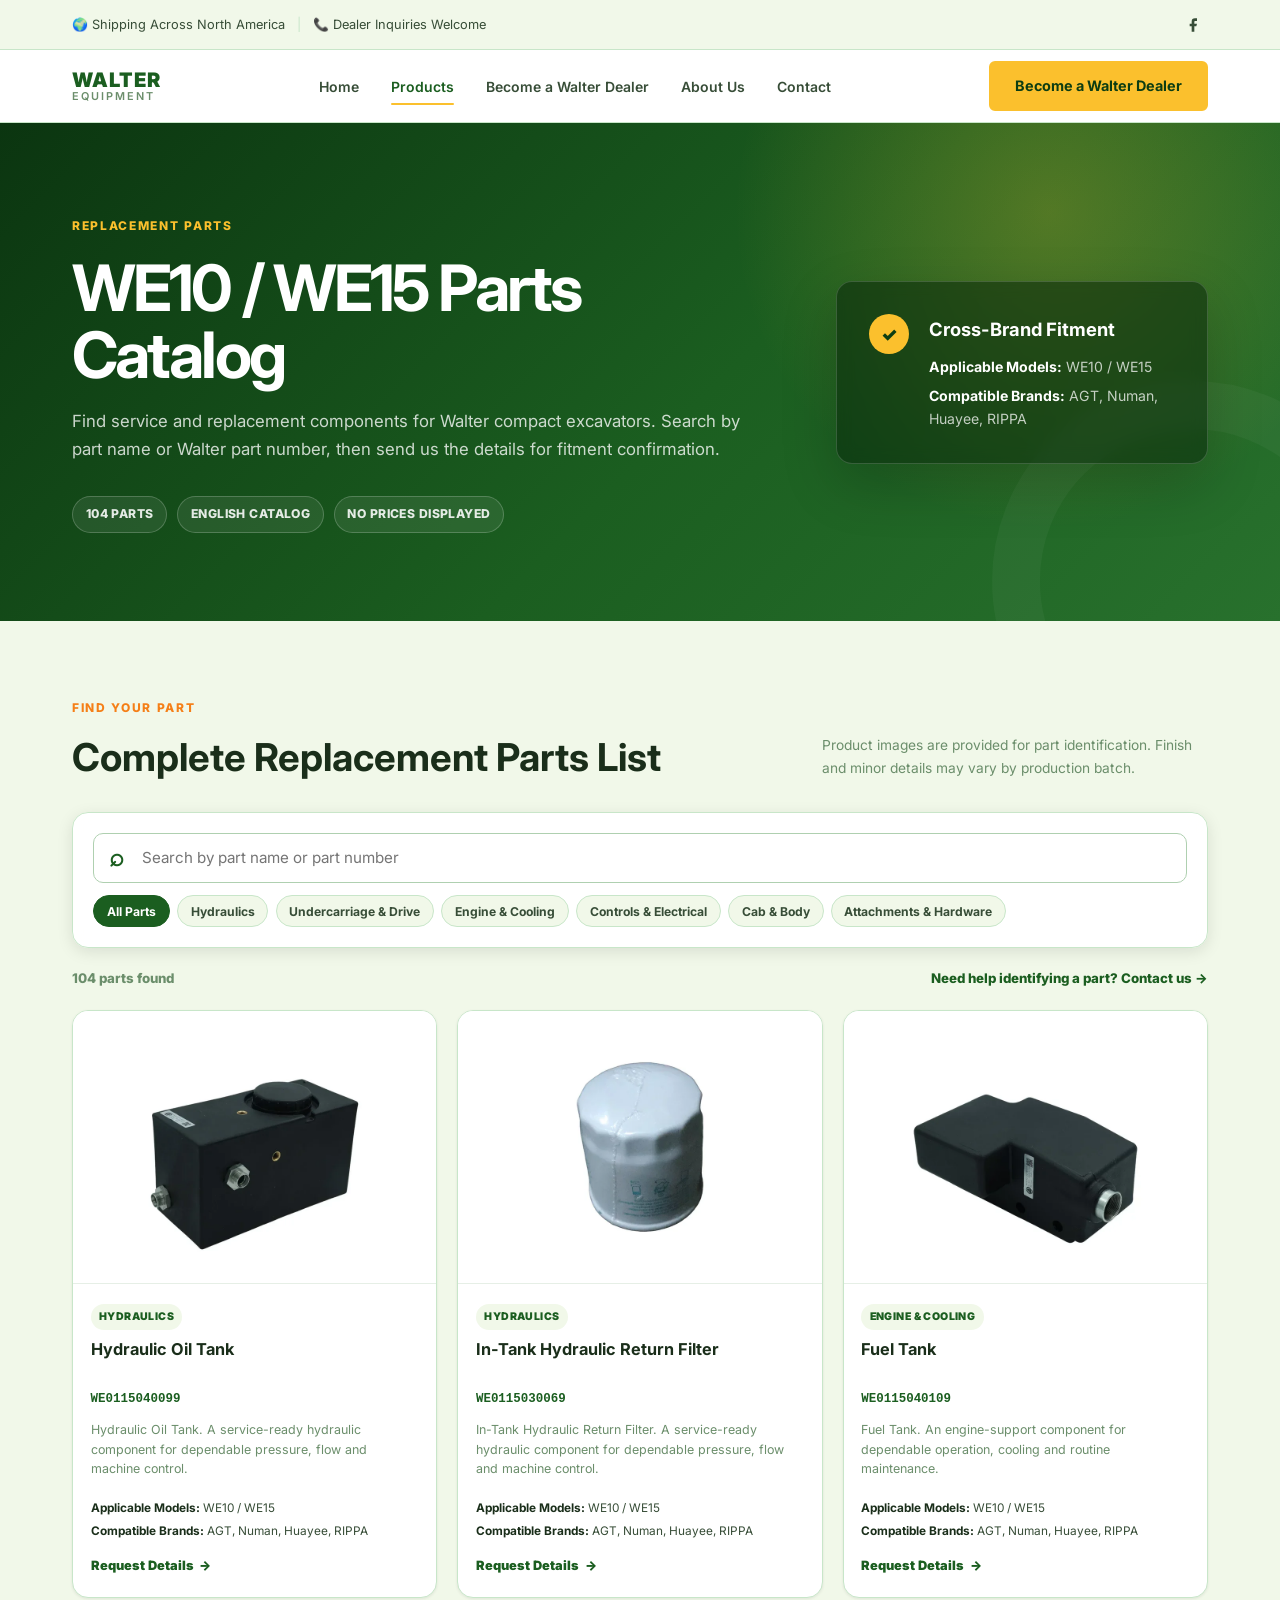
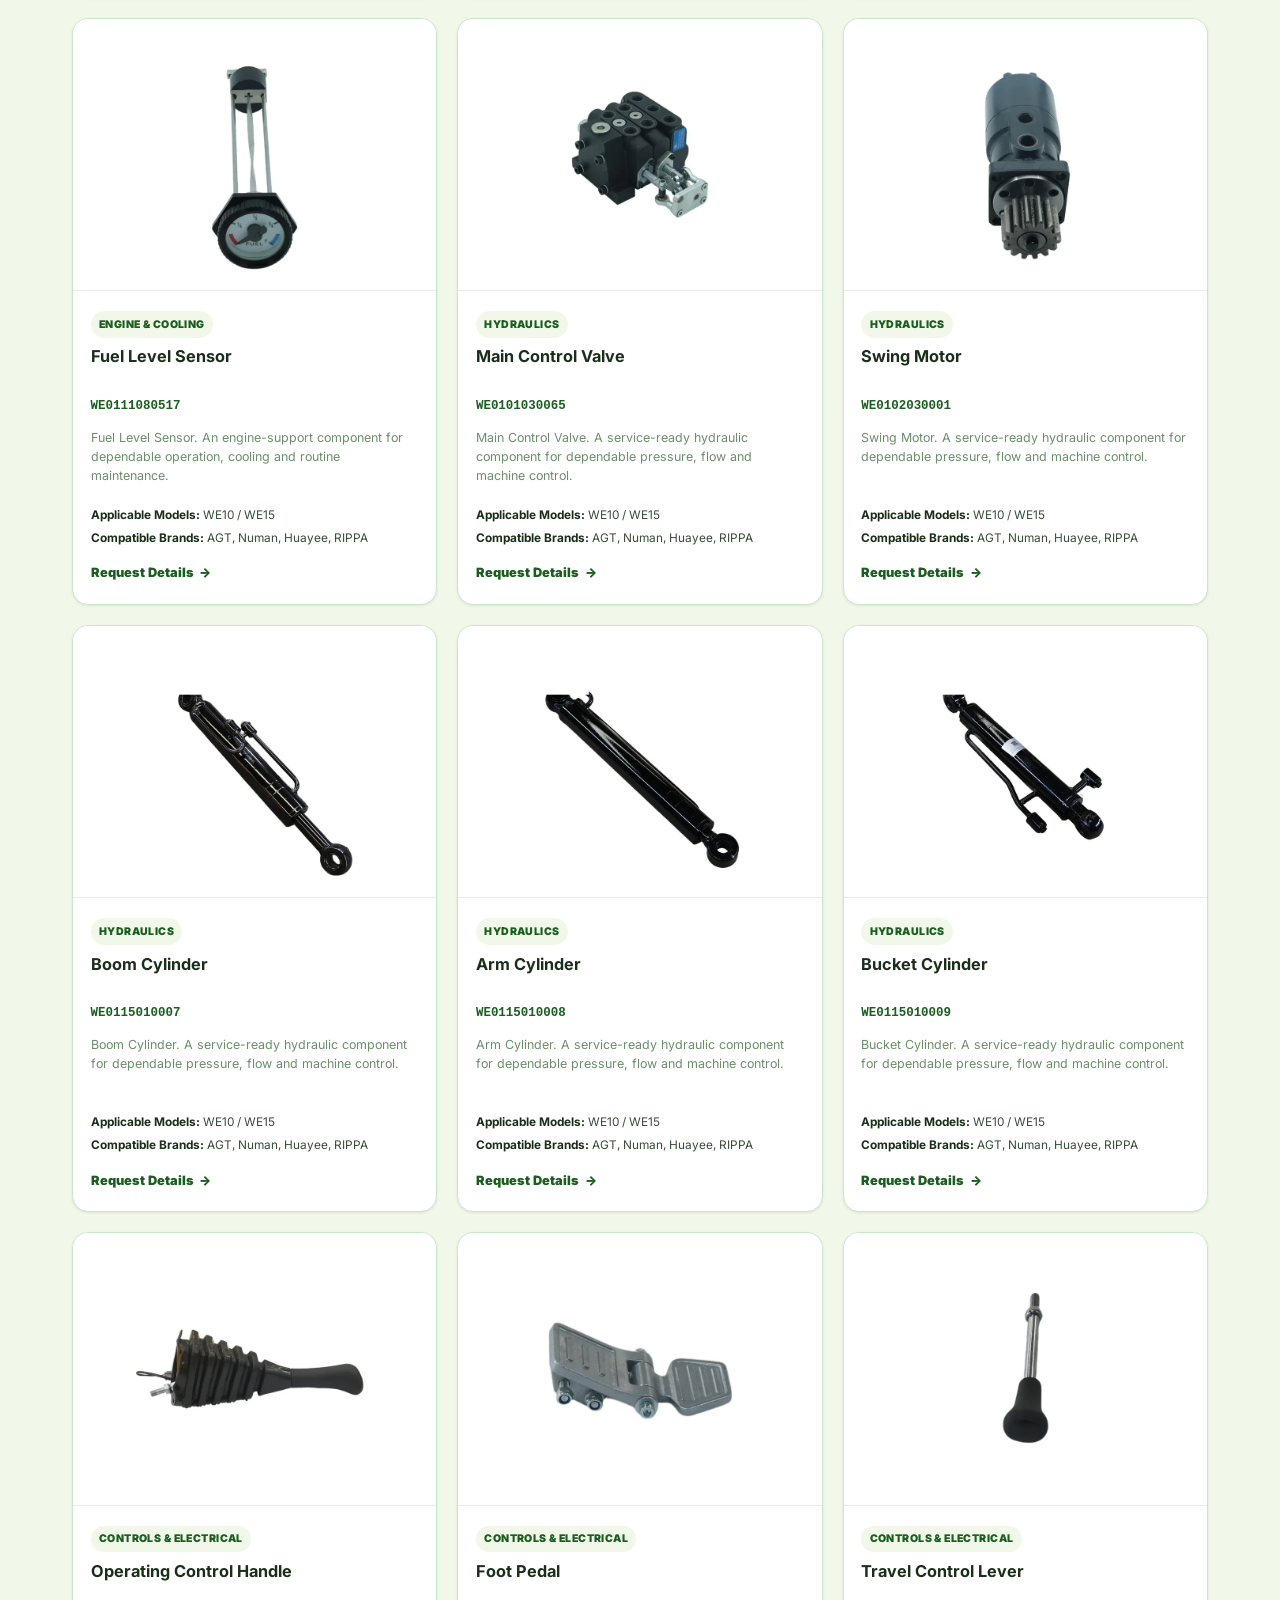
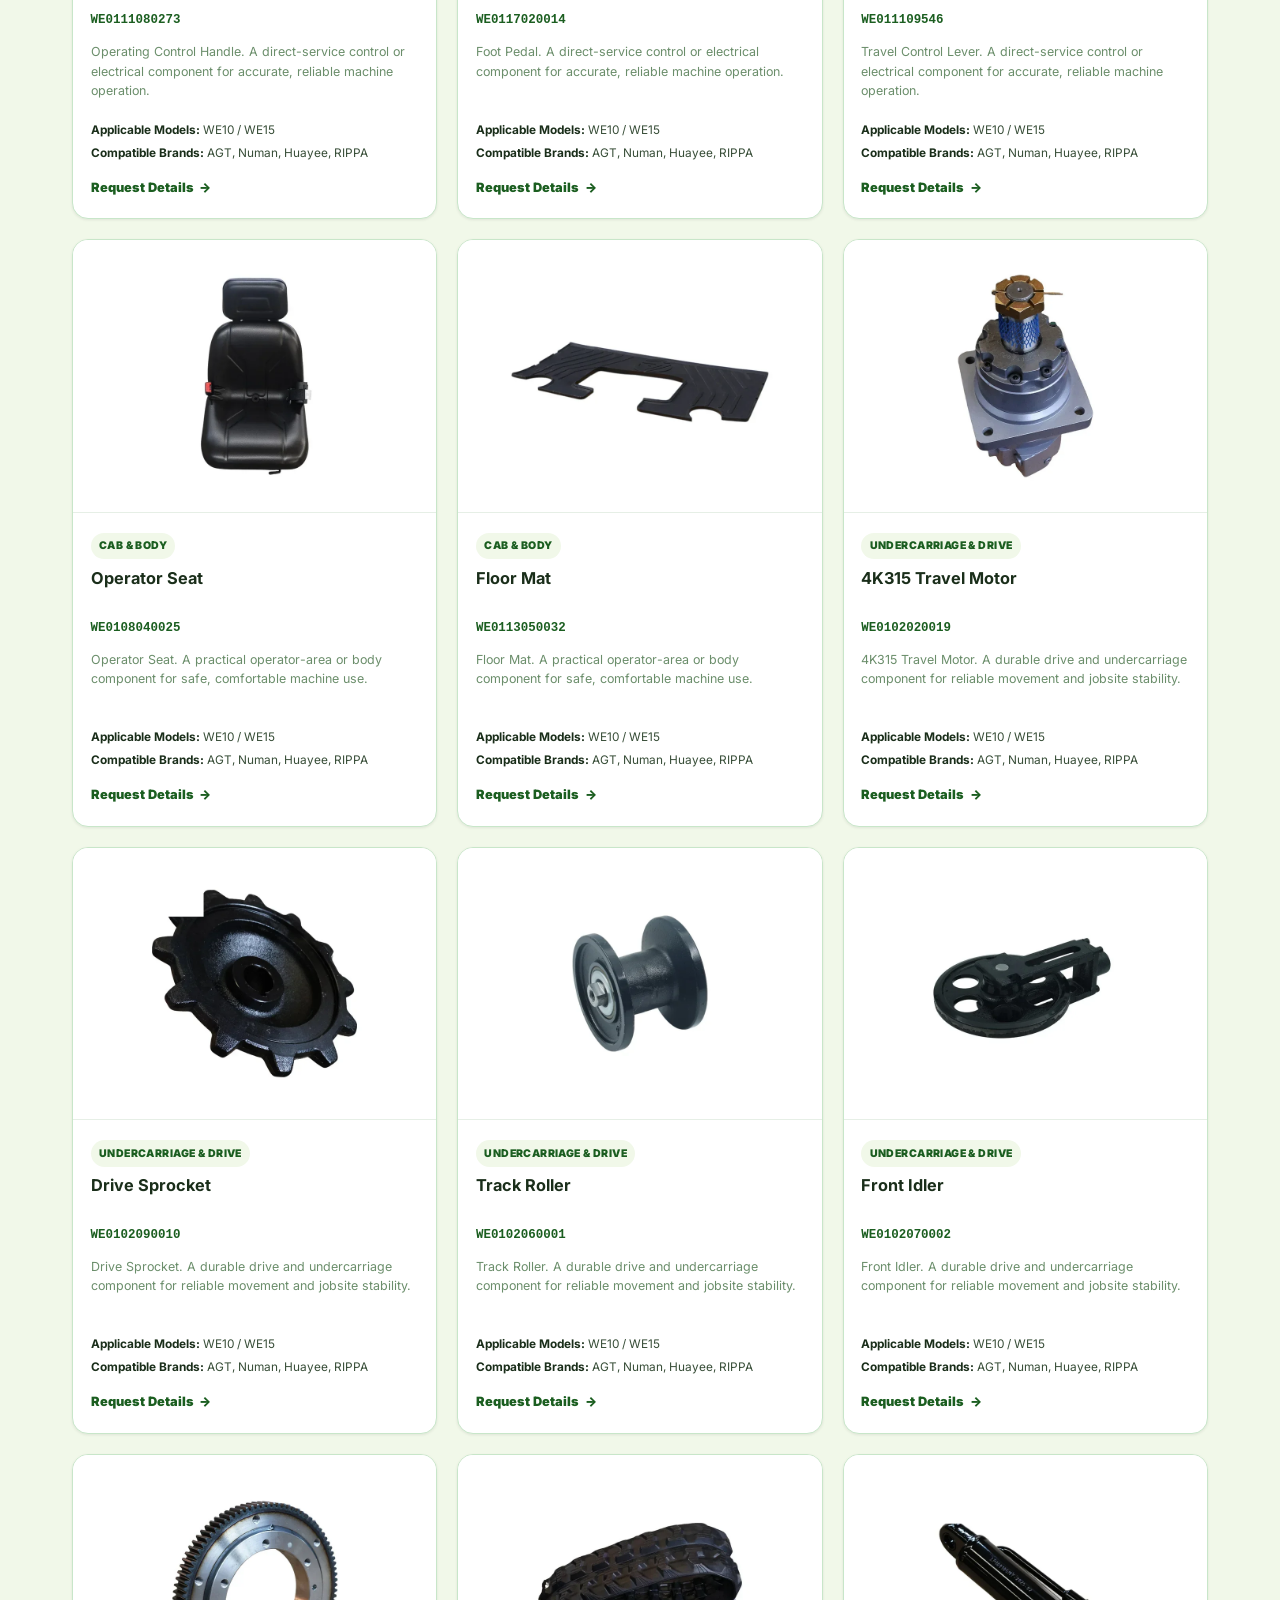
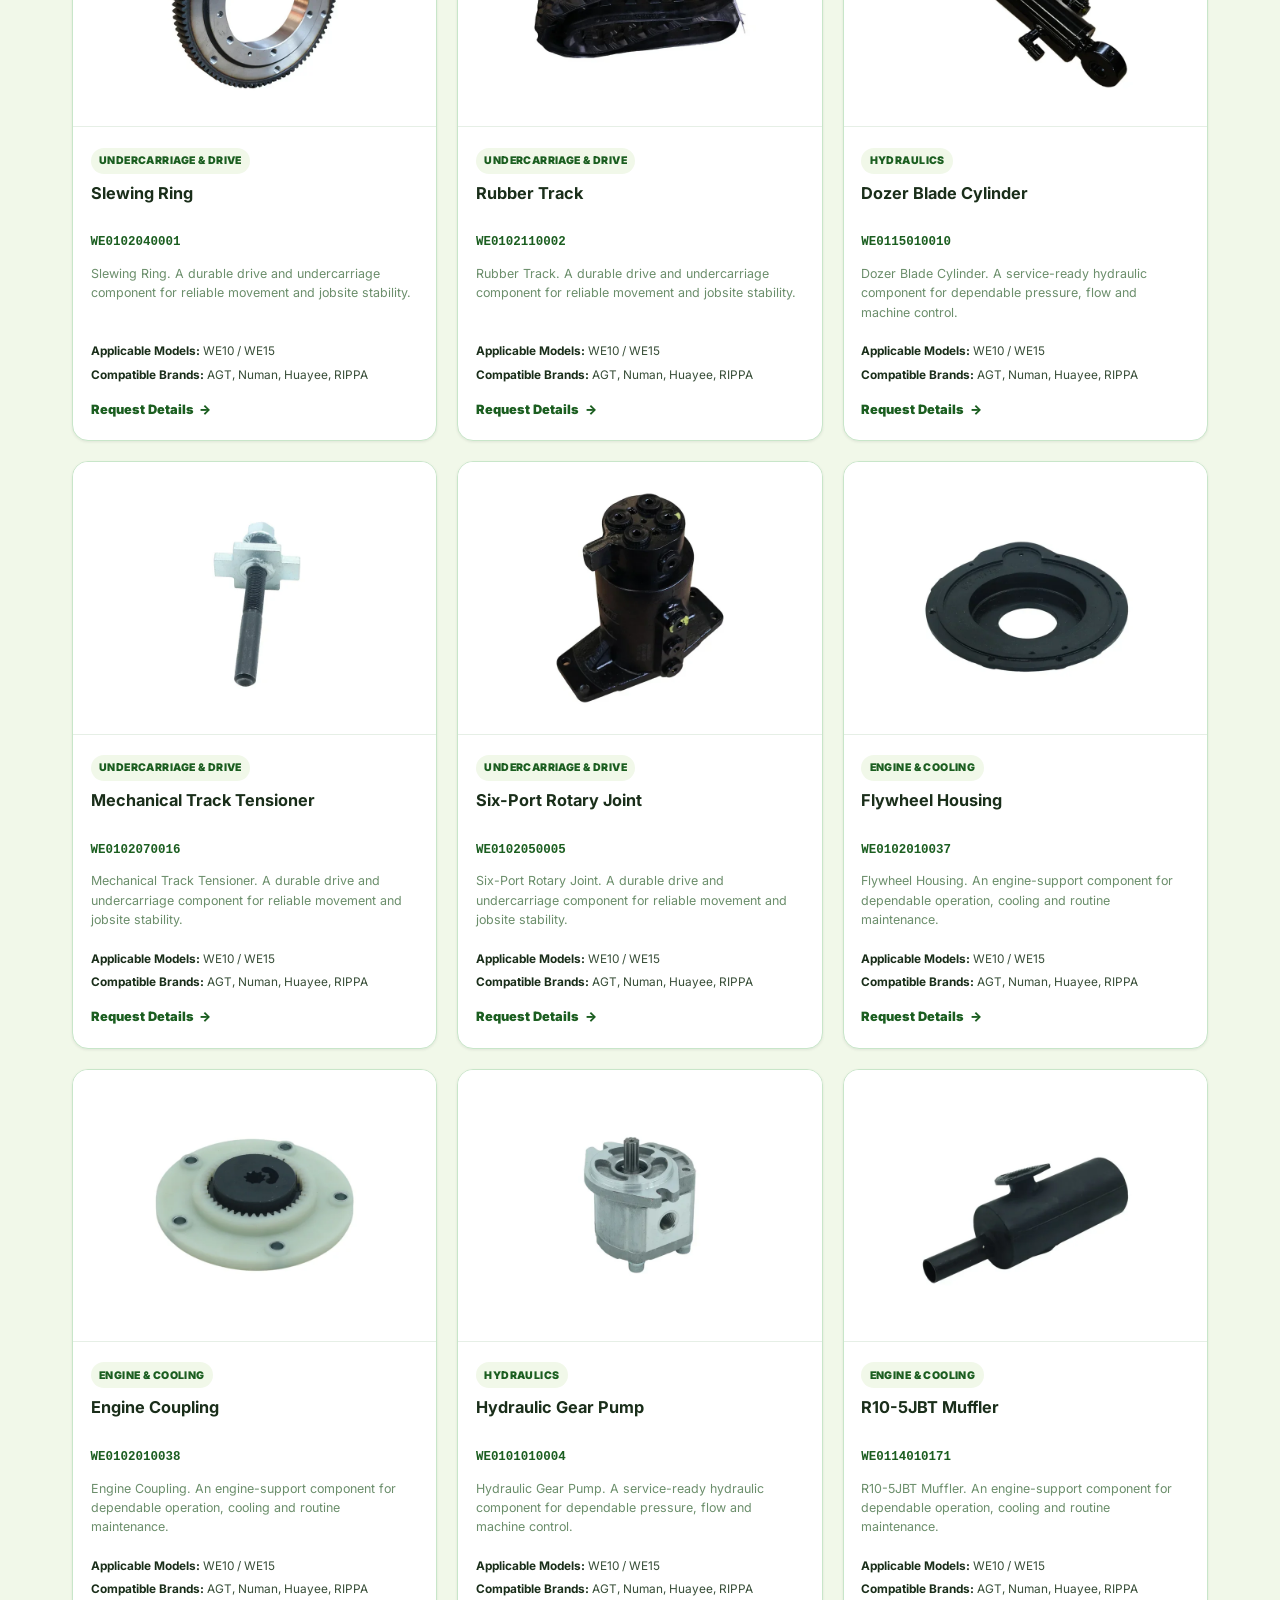
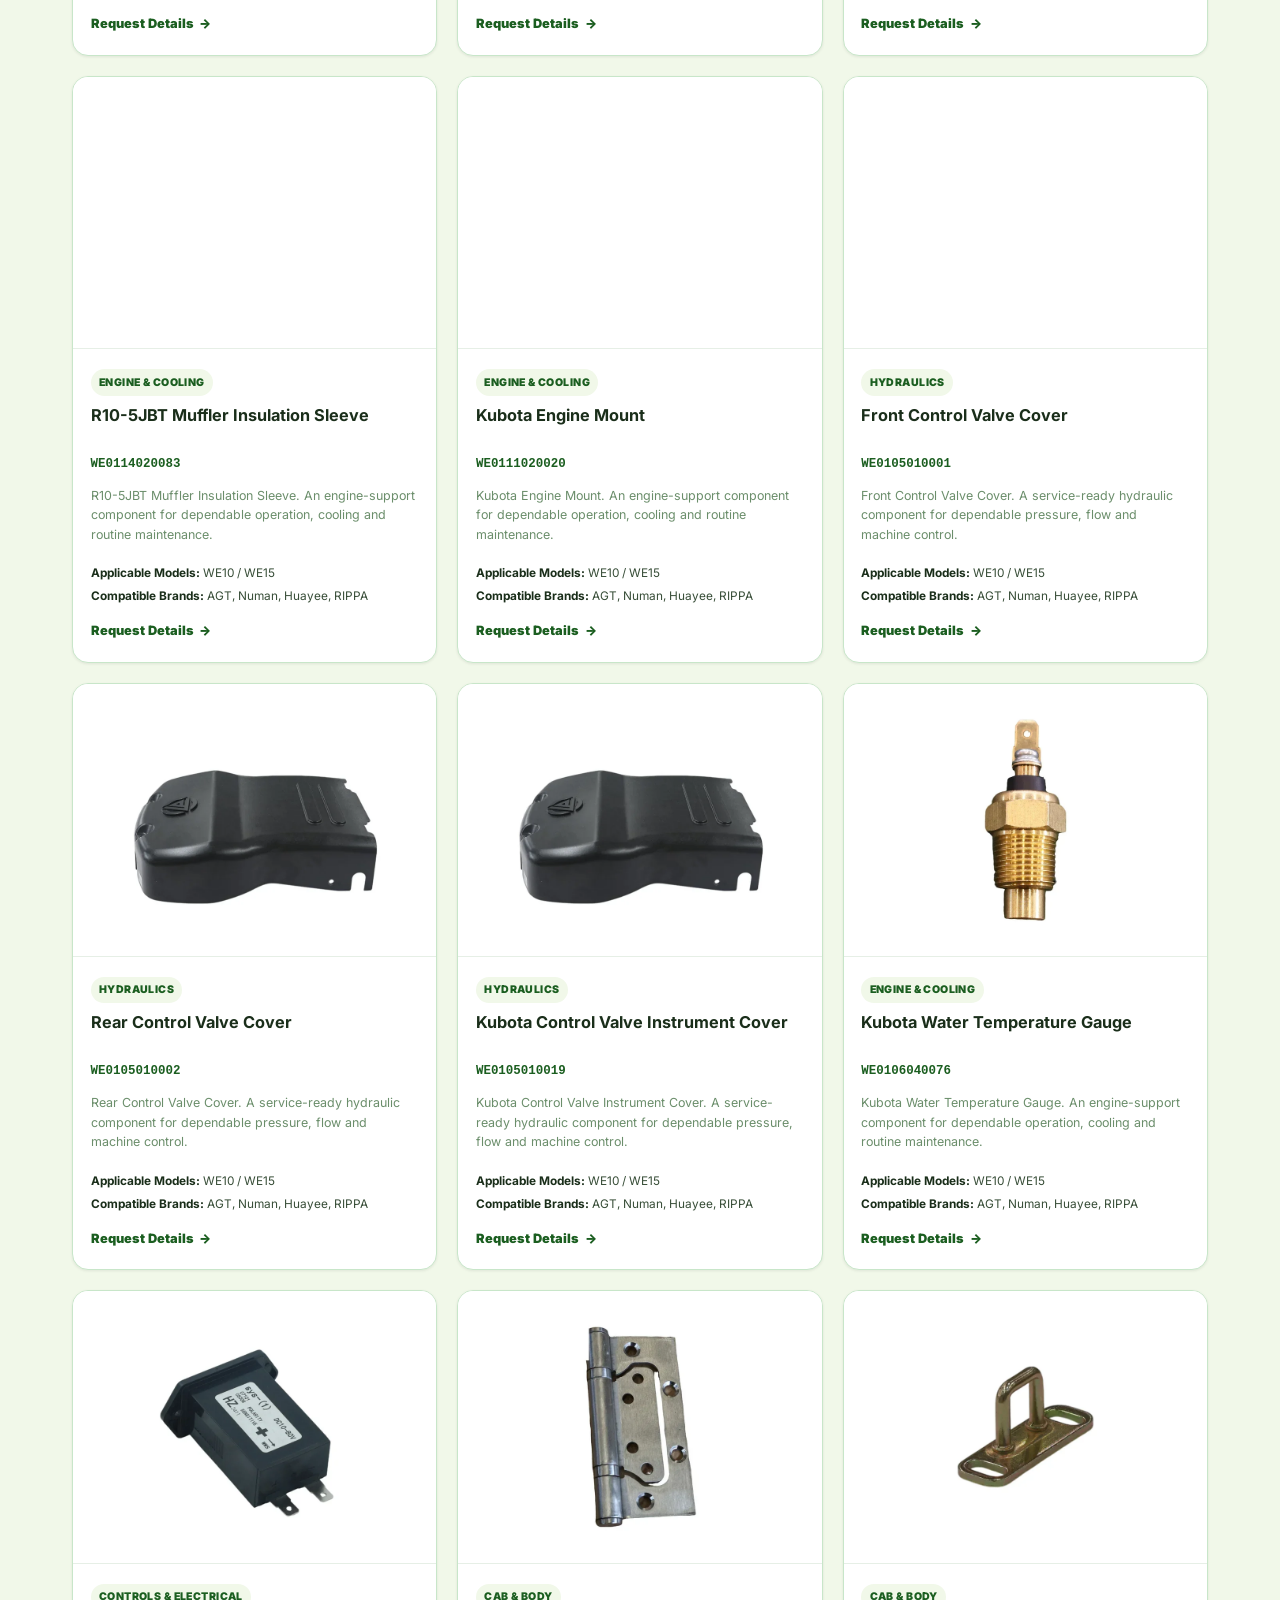
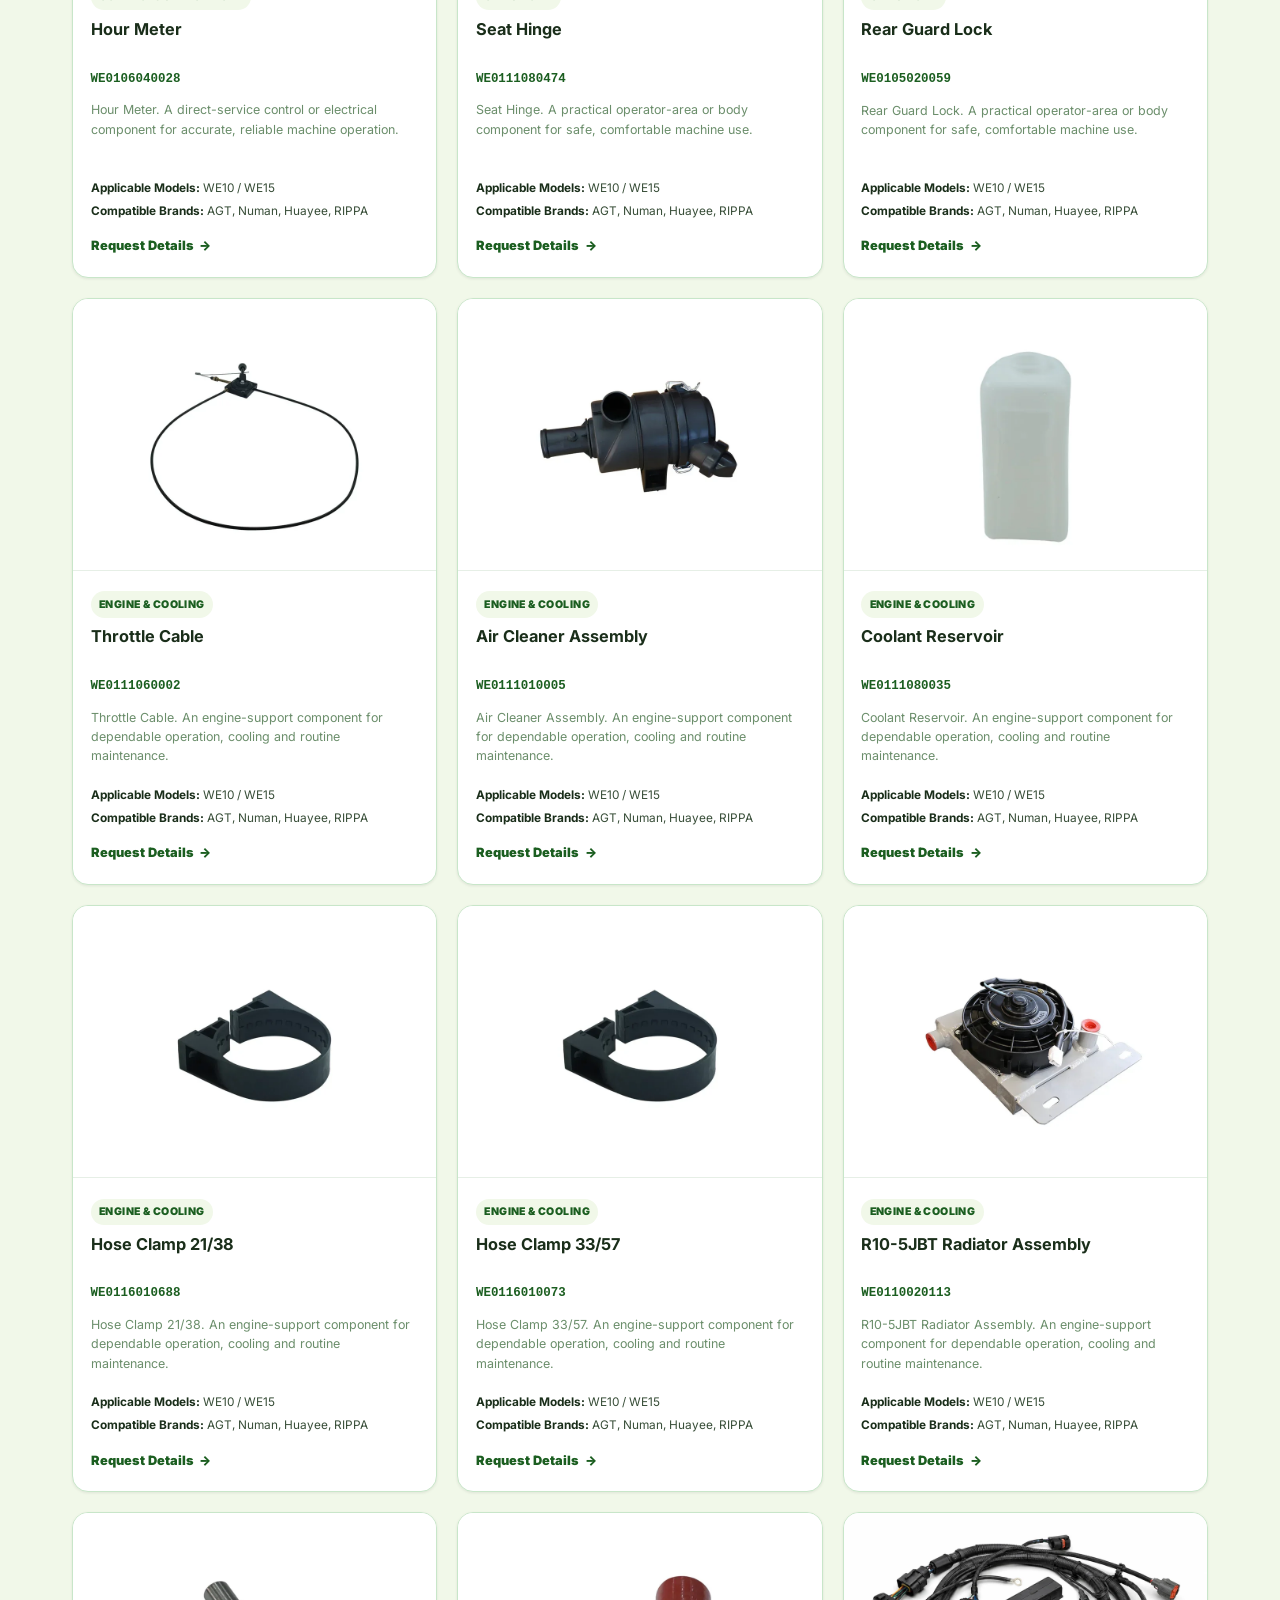
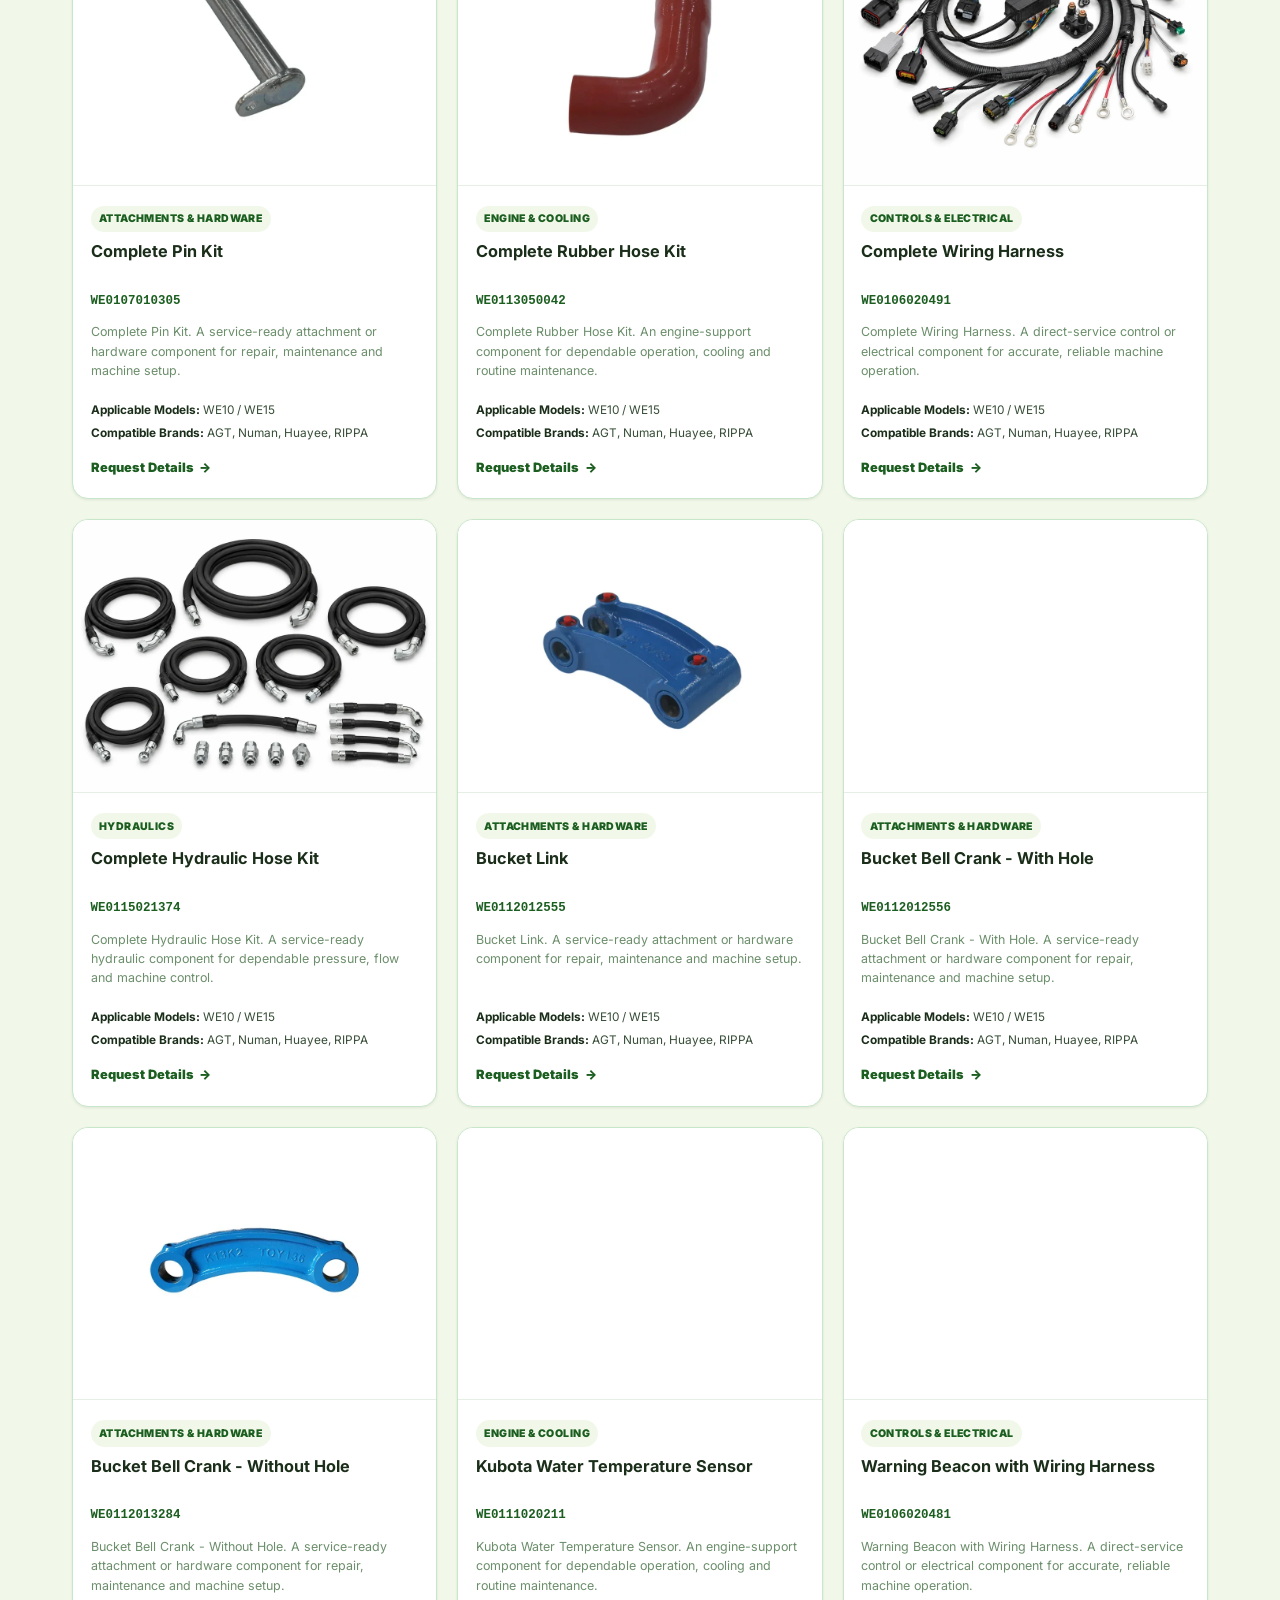
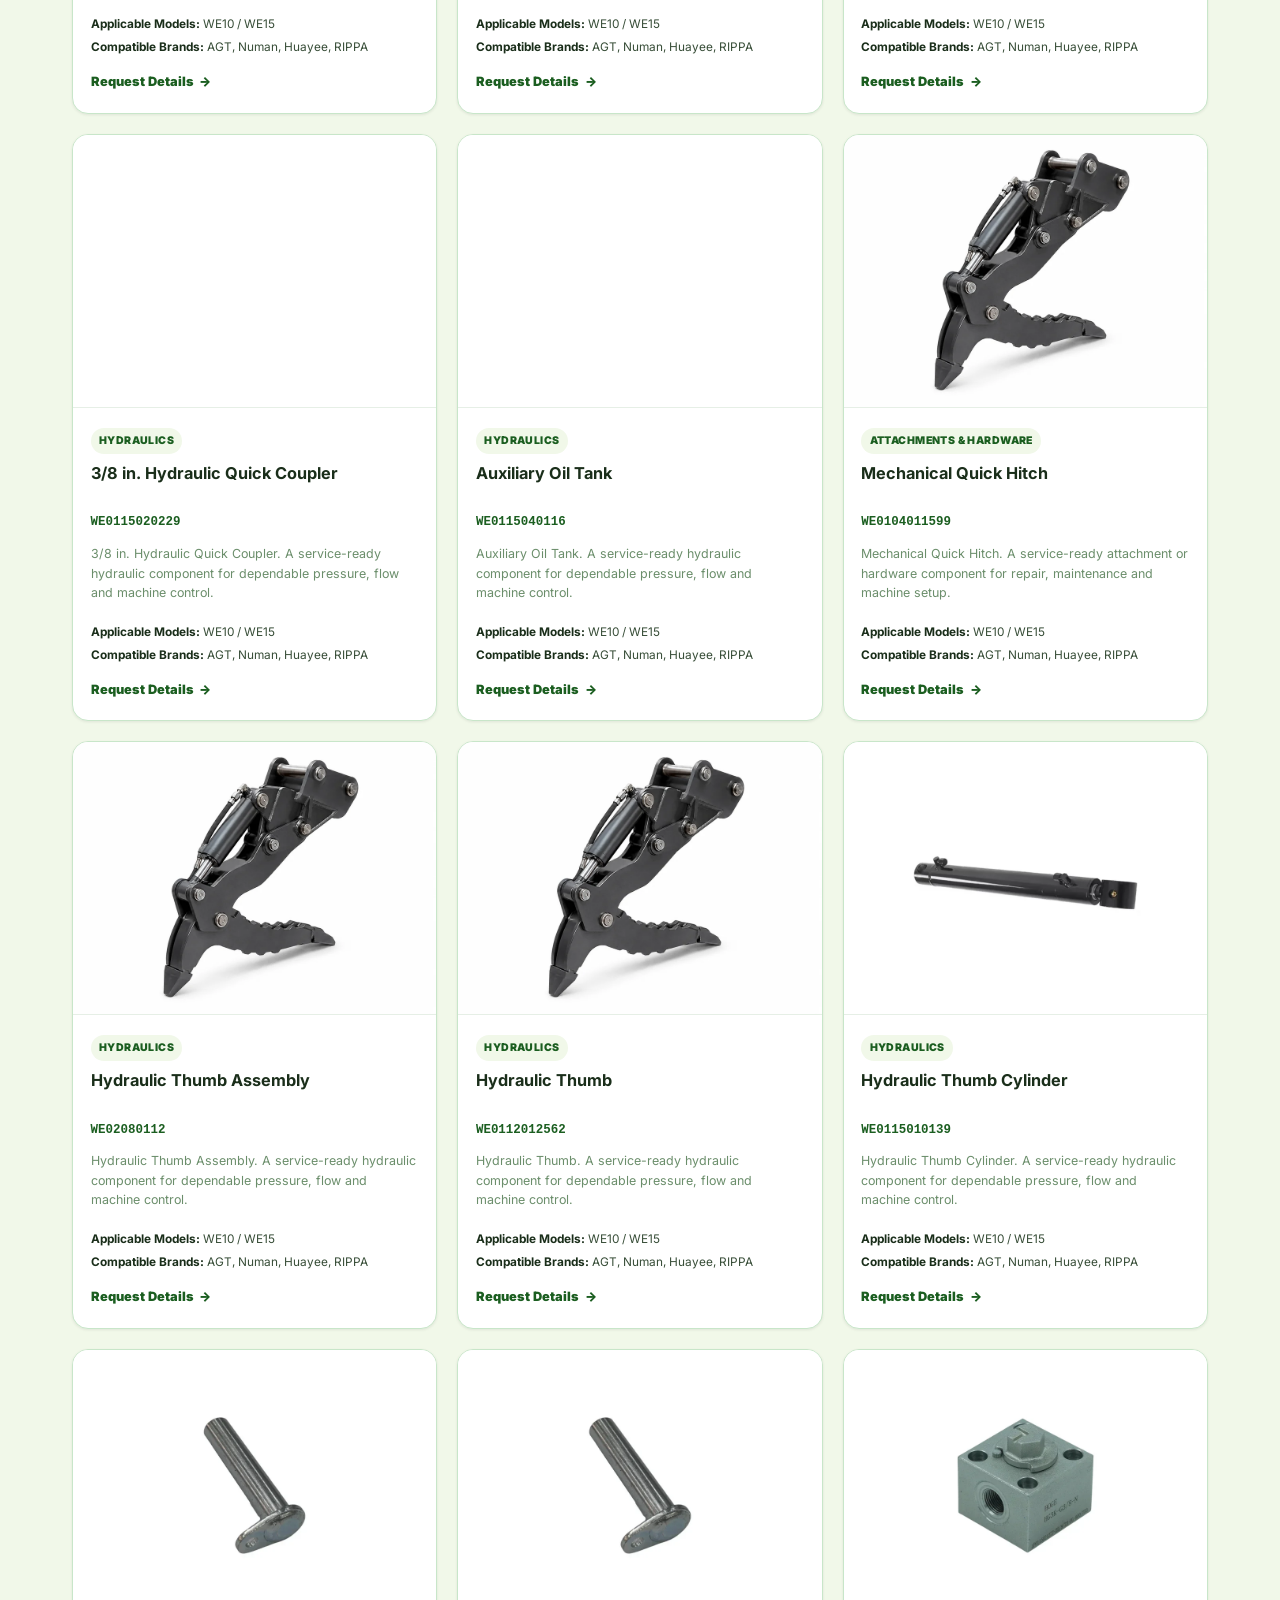
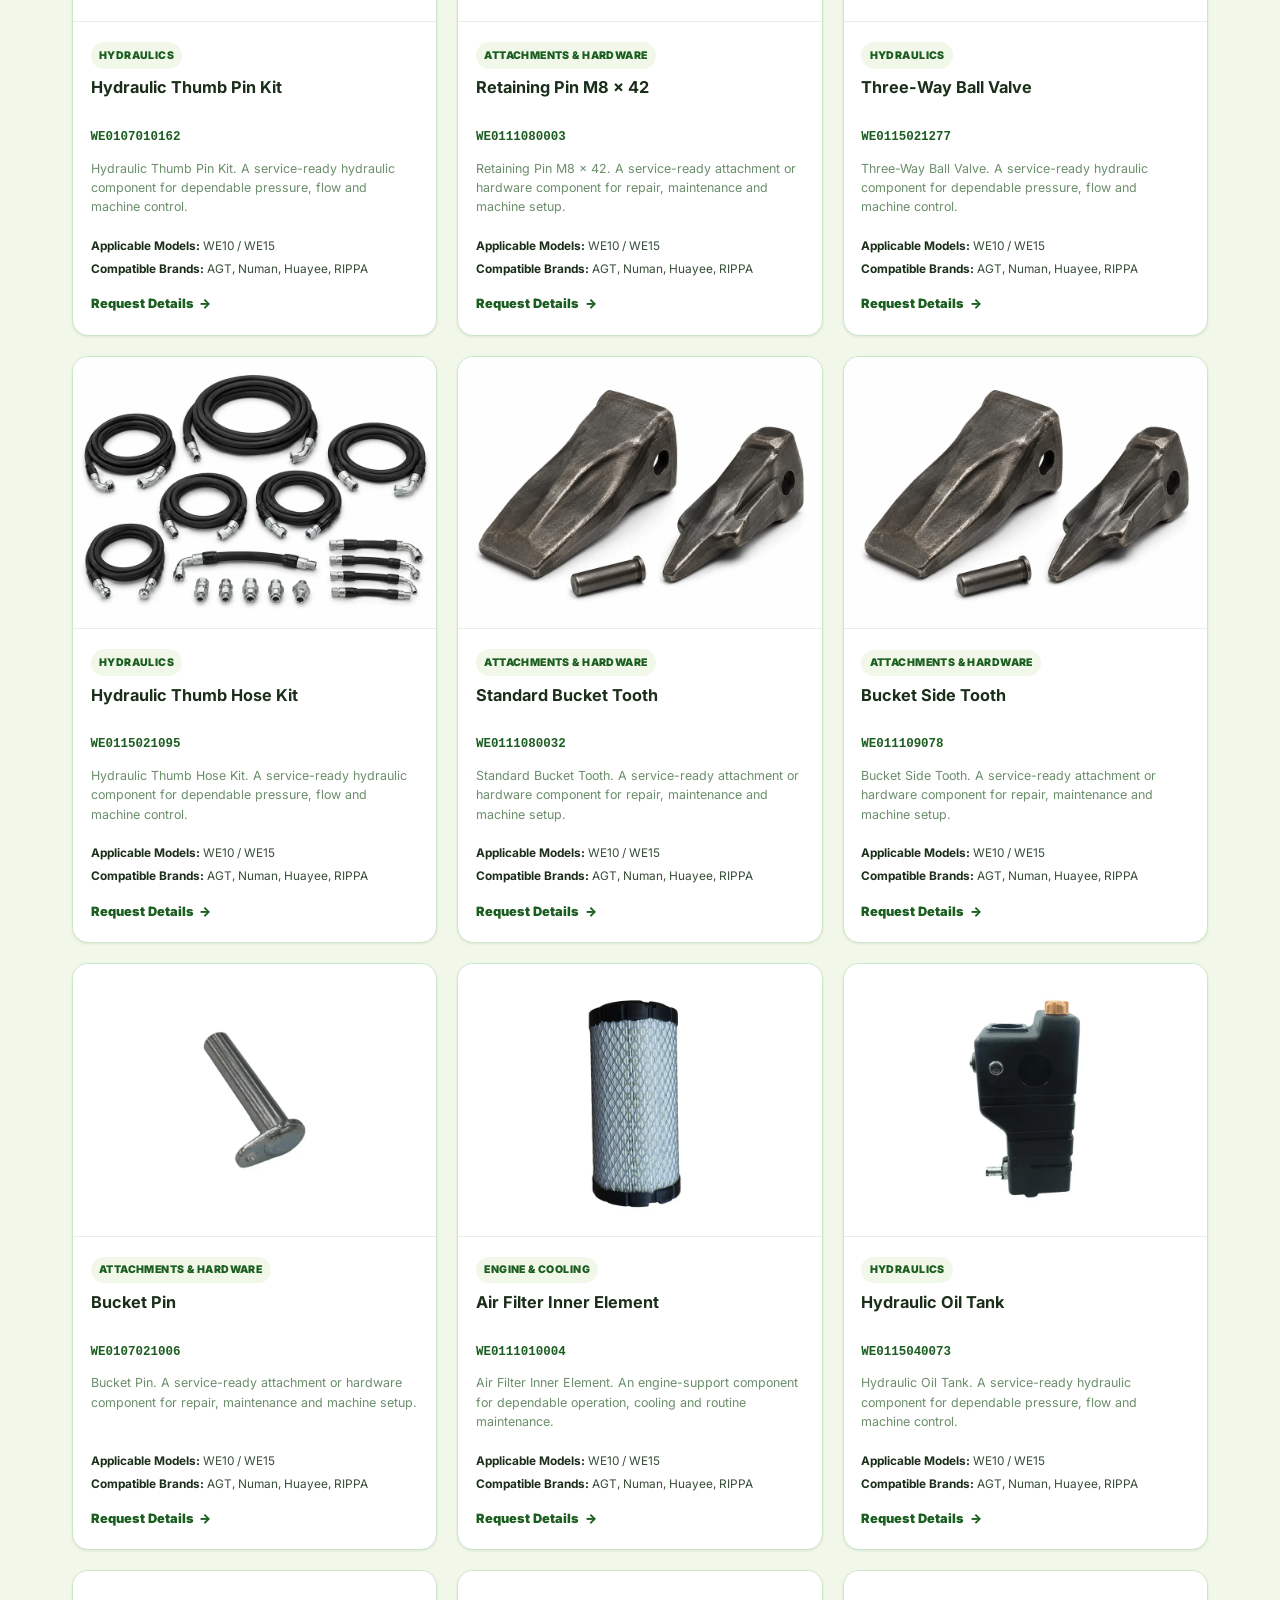
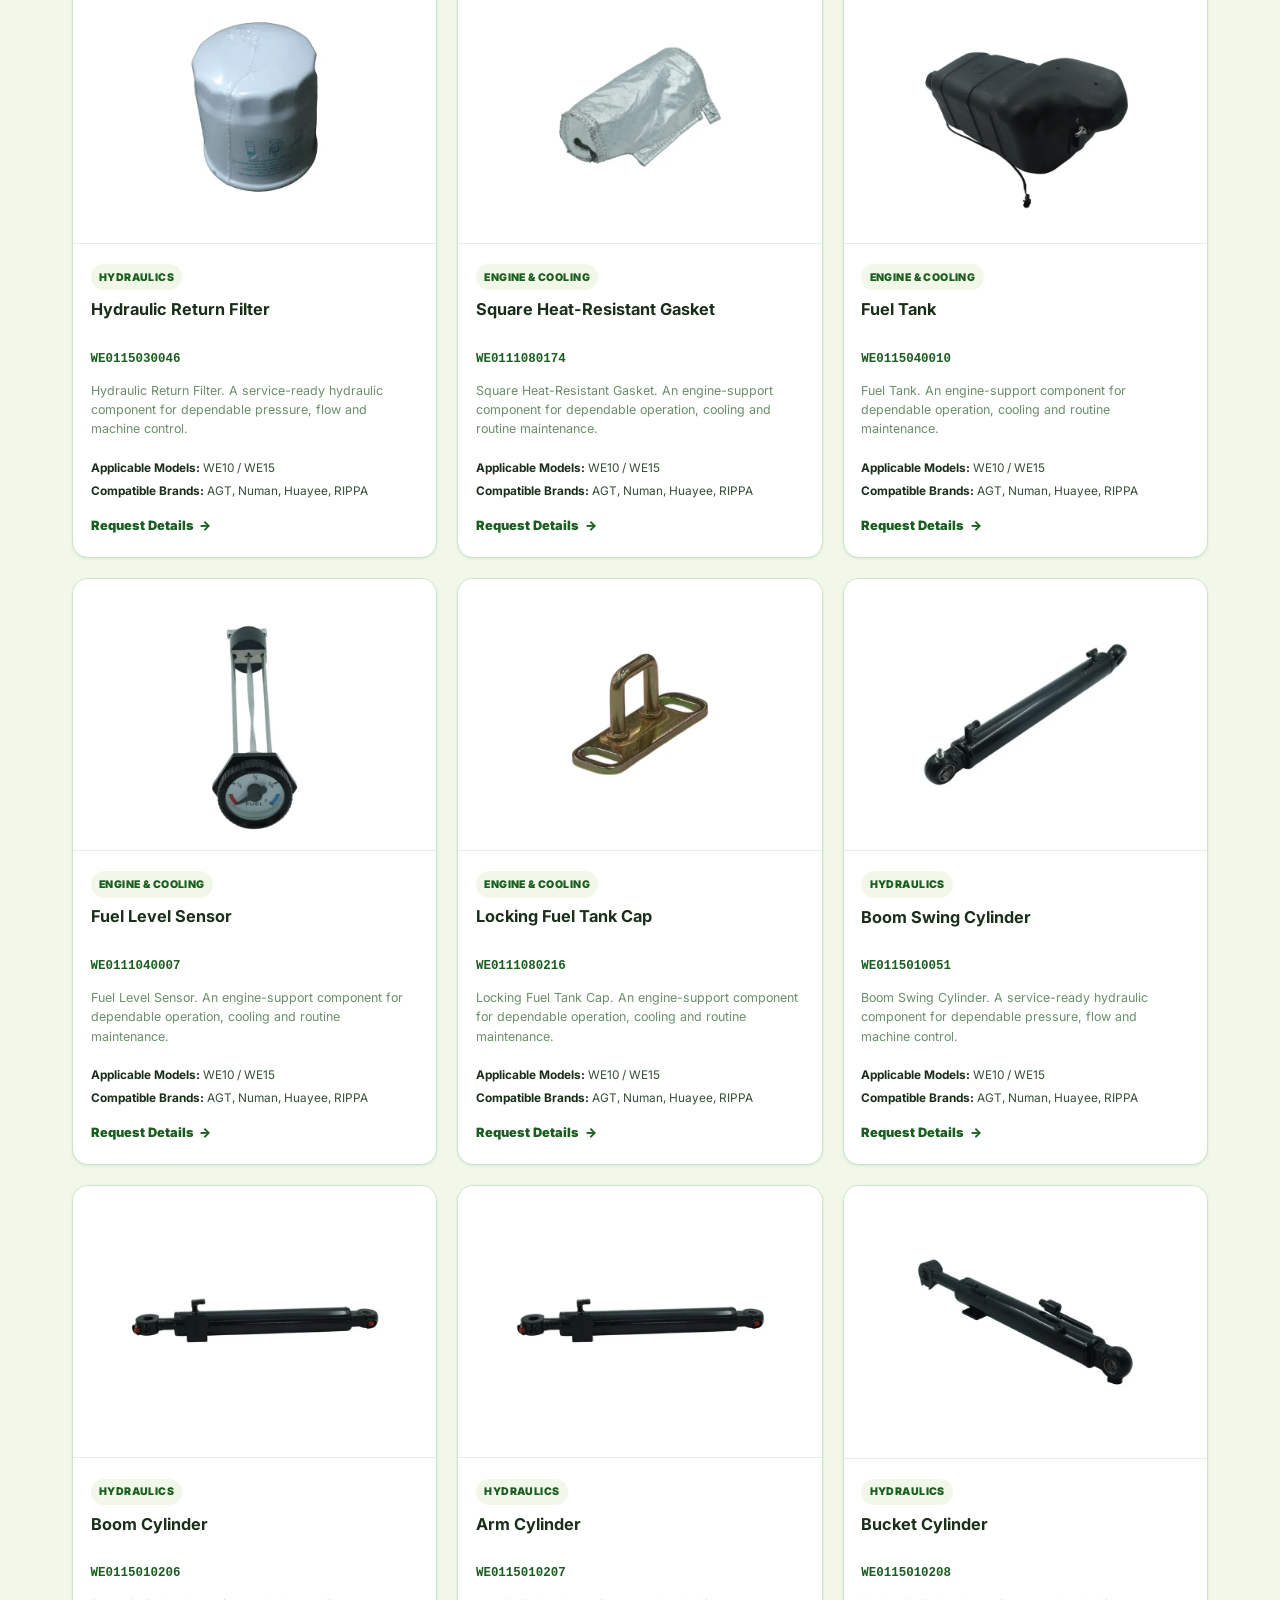
<file: parts.html>
<!DOCTYPE html>
<html lang="en" data-page="parts">
<head>
    <meta charset="UTF-8">
    <meta name="viewport" content="width=device-width, initial-scale=1.0">
    <title>WE10 / WE15 Replacement Parts Catalog | Walter Equipment</title>
    <meta name="description" content="Browse 104 Walter Equipment replacement parts for WE10 and WE15 mini excavators, with cross-brand fitment support for selected AGT, Numan, Huayee and RIPPA configurations.">
    <meta name="keywords" content="WE10 parts, WE15 parts, mini excavator parts, AGT parts, Numan parts, Huayee parts, RIPPA parts, replacement parts">
    <meta name="author" content="Walter Equipment">
    <meta name="robots" content="index, follow">
    <link rel="canonical" href="https://walterequip.com/parts.html">

    <meta property="og:title" content="WE10 / WE15 Replacement Parts Catalog | Walter Equipment">
    <meta property="og:description" content="Search 104 service and replacement parts for compact mini excavators.">
    <meta property="og:type" content="website">
    <meta property="og:url" content="https://walterequip.com/parts.html">
    <meta property="og:image" content="https://walterequip.com/images/parts/lp0115040099.webp">

    <meta name="twitter:card" content="summary_large_image">
    <meta name="twitter:title" content="WE10 / WE15 Replacement Parts Catalog | Walter Equipment">
    <meta name="twitter:description" content="Search 104 service and replacement parts for compact mini excavators.">

    <link rel="preconnect" href="https://fonts.googleapis.com">
    <link rel="preconnect" href="https://fonts.gstatic.com" crossorigin>
    <link href="https://fonts.googleapis.com/css2?family=Inter:wght@400;500;600;700;800;900&display=swap" rel="stylesheet">
    <link rel="icon" type="image/svg+xml" href="data:image/svg+xml,<svg xmlns='http://www.w3.org/2000/svg' viewBox='0 0 100 100'><text y='.9em' font-size='90'>🚜</text></svg>">
    <link rel="stylesheet" href="css/style.css?v=20260813c">
</head>
<body>
    <div class="top-bar">
        <div class="container top-bar-inner">
            <div class="top-bar-left">
                <span>🌍 Shipping Across North America</span>
                <span class="separator">|</span>
                <span>📞 Dealer Inquiries Welcome</span>
            </div>
            <div class="top-bar-right">
                <a href="https://www.facebook.com/profile.php?id=61561698753119#" class="social-icon" aria-label="Walter Equipment on Facebook" target="_blank" rel="noopener noreferrer">
                    <svg width="16" height="16" viewBox="0 0 24 24" fill="currentColor" aria-hidden="true"><path d="M18 2h-3a5 5 0 0 0-5 5v3H7v4h3v8h4v-8h3l1-4h-4V7a1 1 0 0 1 1-1h3z"/></svg>
                </a>
            </div>
        </div>
    </div>

    <header class="header" id="header">
        <div class="container header-inner">
            <a href="index.html" class="logo" aria-label="Walter Equipment home">
                <span class="logo-walter">WALTER</span>
                <span class="logo-equip">EQUIPMENT</span>
            </a>
            <nav class="nav" id="nav" aria-label="Main navigation">
                <ul class="nav-list">
                    <li><a href="index.html" class="nav-link" data-nav-page="home">Home</a></li>
                    <li><a href="products.html" class="nav-link" data-nav-page="products">Products</a></li>
                    <li><a href="dealer.html" class="nav-link" data-nav-page="dealer">Become a Walter Dealer</a></li>
                    <li><a href="about.html" class="nav-link" data-nav-page="about">About Us</a></li>
                    <li><a href="contact.html" class="nav-link" data-nav-page="contact">Contact</a></li>
                </ul>
            </nav>
            <a href="dealer.html" class="btn btn-accent header-cta">Become a Walter Dealer</a>
            <button type="button" class="hamburger" id="hamburger" aria-label="Toggle menu" aria-expanded="false">
                <span class="hamburger-bar"></span>
                <span class="hamburger-bar"></span>
                <span class="hamburger-bar"></span>
            </button>
        </div>
    </header>

    <main class="parts-catalog-page page-section page-parts" id="parts-catalog">
        <section class="parts-hero">
            <div class="container parts-hero-inner">
                <div class="parts-hero-content fade-in-up">
                    <span class="section-tag">Replacement Parts</span>
                    <h1>WE10 / WE15 Parts Catalog</h1>
                    <p>Find service and replacement components for Walter compact excavators. Search by part name or Walter part number, then send us the details for fitment confirmation.</p>
                    <ul class="parts-hero-badges" aria-label="Catalog highlights">
                        <li>104 Parts</li>
                        <li>English Catalog</li>
                        <li>No Prices Displayed</li>
                    </ul>
                </div>
                <aside class="parts-fitment-card fade-in-up" aria-labelledby="fitment-title">
                    <span class="parts-fitment-icon" aria-hidden="true">✓</span>
                    <div>
                        <h2 id="fitment-title">Cross-Brand Fitment</h2>
                        <p><strong>Applicable Models:</strong> WE10 / WE15</p>
                        <p><strong>Compatible Brands:</strong> AGT, Numan, Huayee, RIPPA</p>
                    </div>
                </aside>
            </div>
        </section>

        <section class="parts-catalog-content" aria-labelledby="catalog-title">
            <div class="container">
                <div class="parts-catalog-heading">
                    <div>
                        <span class="section-tag">Find Your Part</span>
                        <h2 id="catalog-title">Complete Replacement Parts List</h2>
                    </div>
                    <p>Product images are provided for part identification. Finish and minor details may vary by production batch.</p>
                </div>

                <div class="parts-tools" role="search" aria-label="Catalog search and filters">
                    <label class="parts-search">
                        <span class="parts-search-icon" aria-hidden="true">⌕</span>
                        <span class="sr-only">Search parts</span>
                        <input type="search" id="partsSearch" placeholder="Search by part name or part number" autocomplete="off">
                    </label>
                    <div class="parts-filter-list" id="partsCategoryFilters" role="group" aria-label="Filter by category">
                        <button type="button" class="parts-filter active" data-parts-category="All Parts" aria-pressed="true">All Parts</button>
                        <button type="button" class="parts-filter" data-parts-category="Hydraulics" aria-pressed="false">Hydraulics</button>
                        <button type="button" class="parts-filter" data-parts-category="Undercarriage &amp; Drive" aria-pressed="false">Undercarriage &amp; Drive</button>
                        <button type="button" class="parts-filter" data-parts-category="Engine &amp; Cooling" aria-pressed="false">Engine &amp; Cooling</button>
                        <button type="button" class="parts-filter" data-parts-category="Controls &amp; Electrical" aria-pressed="false">Controls &amp; Electrical</button>
                        <button type="button" class="parts-filter" data-parts-category="Cab &amp; Body" aria-pressed="false">Cab &amp; Body</button>
                        <button type="button" class="parts-filter" data-parts-category="Attachments &amp; Hardware" aria-pressed="false">Attachments &amp; Hardware</button>
                    </div>
                </div>

                <div class="parts-results-bar">
                    <p id="partsResultCount" aria-live="polite">104 parts found</p>
                    <a href="contact.html">Need help identifying a part? Contact us →</a>
                </div>

                <div class="parts-grid" id="partsCatalogGrid"></div>
                <div class="parts-empty" id="partsEmptyState" hidden>
                    <h2>No matching parts found</h2>
                    <p>Try a different name, category or part number, or contact us for assistance.</p>
                    <a href="contact.html" class="btn btn-primary">Contact Walter Equipment</a>
                </div>

                <aside class="parts-fitment-note" aria-label="Fitment confirmation notice">
                    <strong>Fitment confirmation required.</strong>
                    Compatible with selected AGT, Numan, Huayee and RIPPA configurations. Verify dimensions, hydraulic fittings and machine serial number before ordering.
                </aside>

                <section class="parts-catalog-cta">
                    <div>
                        <span class="section-tag">Parts Support</span>
                        <h2>Send Us Your Part Number</h2>
                        <p>Our team can confirm fitment, availability and shipping options for your machine.</p>
                    </div>
                    <div class="parts-catalog-cta-actions">
                        <a href="contact.html" class="btn btn-primary btn-lg">Request Parts</a>
                        <a href="https://wa.me/8618462101782" class="btn btn-accent btn-lg" target="_blank" rel="noopener noreferrer">WhatsApp Us</a>
                    </div>
                </section>
            </div>
        </section>
    </main>

    <footer class="footer">
        <div class="container footer-inner">
            <div class="footer-grid">
                <div class="footer-col footer-col-brand">
                    <a href="index.html" class="footer-logo">
                        <span class="logo-walter">WALTER</span>
                        <span class="logo-equip">EQUIPMENT</span>
                    </a>
                    <p class="footer-desc">Factory-direct supplier of mini excavators, attachments, and replacement parts. Supporting dealers across North America.</p>
                </div>
                <div class="footer-col">
                    <h2 class="footer-heading">Navigation</h2>
                    <ul class="footer-links">
                        <li><a href="index.html">Home</a></li>
                        <li><a href="products.html">Products</a></li>
                        <li><a href="dealer.html">Become a Walter Dealer</a></li>
                        <li><a href="about.html">About Us</a></li>
                        <li><a href="contact.html">Contact</a></li>
                    </ul>
                </div>
                <div class="footer-col">
                    <h2 class="footer-heading">Products</h2>
                    <ul class="footer-links">
                        <li><a href="mini-excavators.html">Mini Excavators</a></li>
                        <li><a href="products.html">Skid Steer Attachments</a></li>
                        <li><a href="parts.html">Replacement Parts</a></li>
                        <li><a href="products.html">Outdoor Equipment</a></li>
                        <li><a href="products.html">Quick Hitch</a></li>
                        <li><a href="products.html">Buckets</a></li>
                    </ul>
                </div>
                <div class="footer-col">
                    <h2 class="footer-heading">Contact Us</h2>
                    <ul class="footer-links footer-contact">
                        <li><a href="mailto:xx1750537950@gmail.com">📧 xx1750537950@gmail.com</a></li>
                        <li><a href="https://wa.me/8618462101782" target="_blank" rel="noopener noreferrer">📱 +86 18462101782</a></li>
                        <li>🕐 Mon–Fri 9:00–18:00 (CST)</li>
                    </ul>
                    <div class="footer-social">
                        <a href="https://www.facebook.com/profile.php?id=61561698753119#" aria-label="Walter Equipment on Facebook" class="social-icon" target="_blank" rel="noopener noreferrer">
                            <svg width="16" height="16" viewBox="0 0 24 24" fill="currentColor" aria-hidden="true"><path d="M18 2h-3a5 5 0 0 0-5 5v3H7v4h3v8h4v-8h3l1-4h-4V7a1 1 0 0 1 1-1h3z"/></svg>
                        </a>
                    </div>
                </div>
            </div>
            <div class="footer-bottom">
                <p class="footer-copy">Copyright &copy; 2026 Walter Equipment. All Rights Reserved.</p>
            </div>
        </div>
    </footer>

    <script src="js/main.js?v=20260813c"></script>
    <script src="js/parts-data.js?v=20260814a"></script>
    <script src="js/parts-catalog.js?v=20260813c"></script>
</body>
</html>
</file>
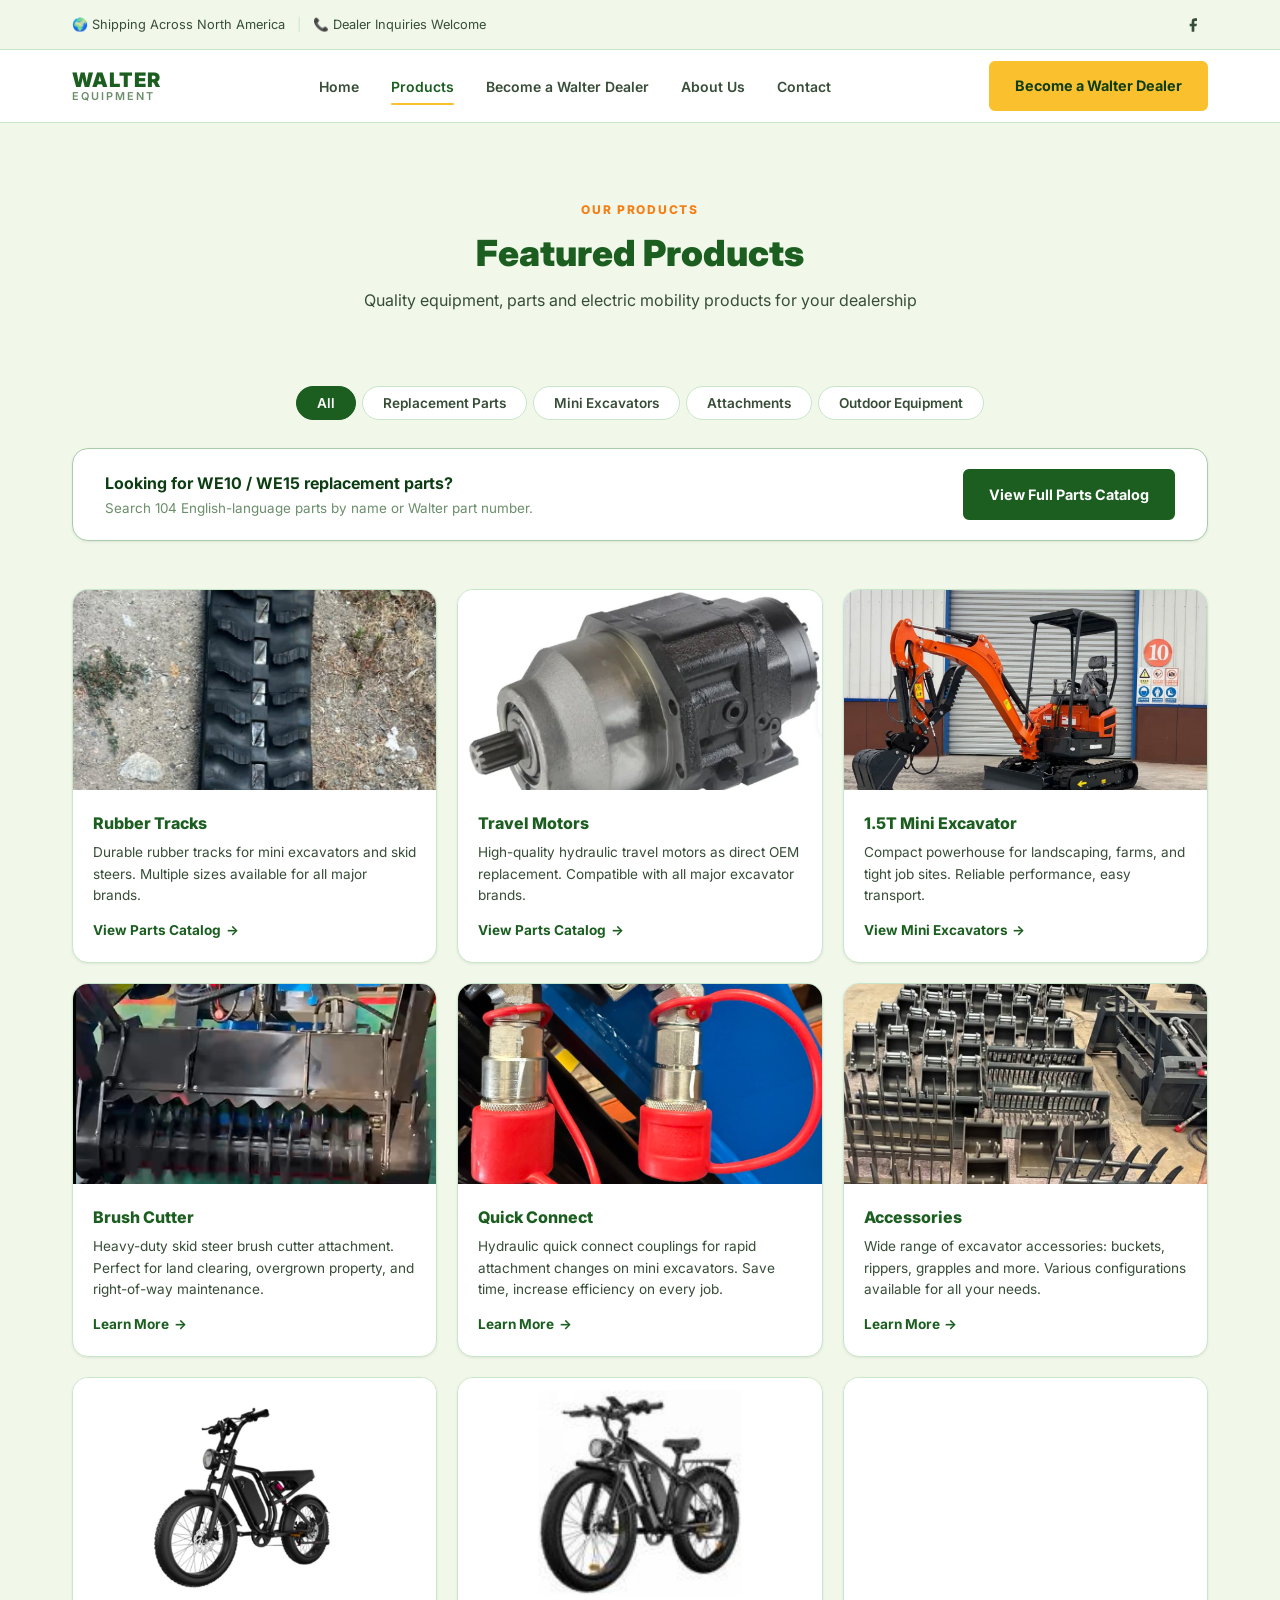
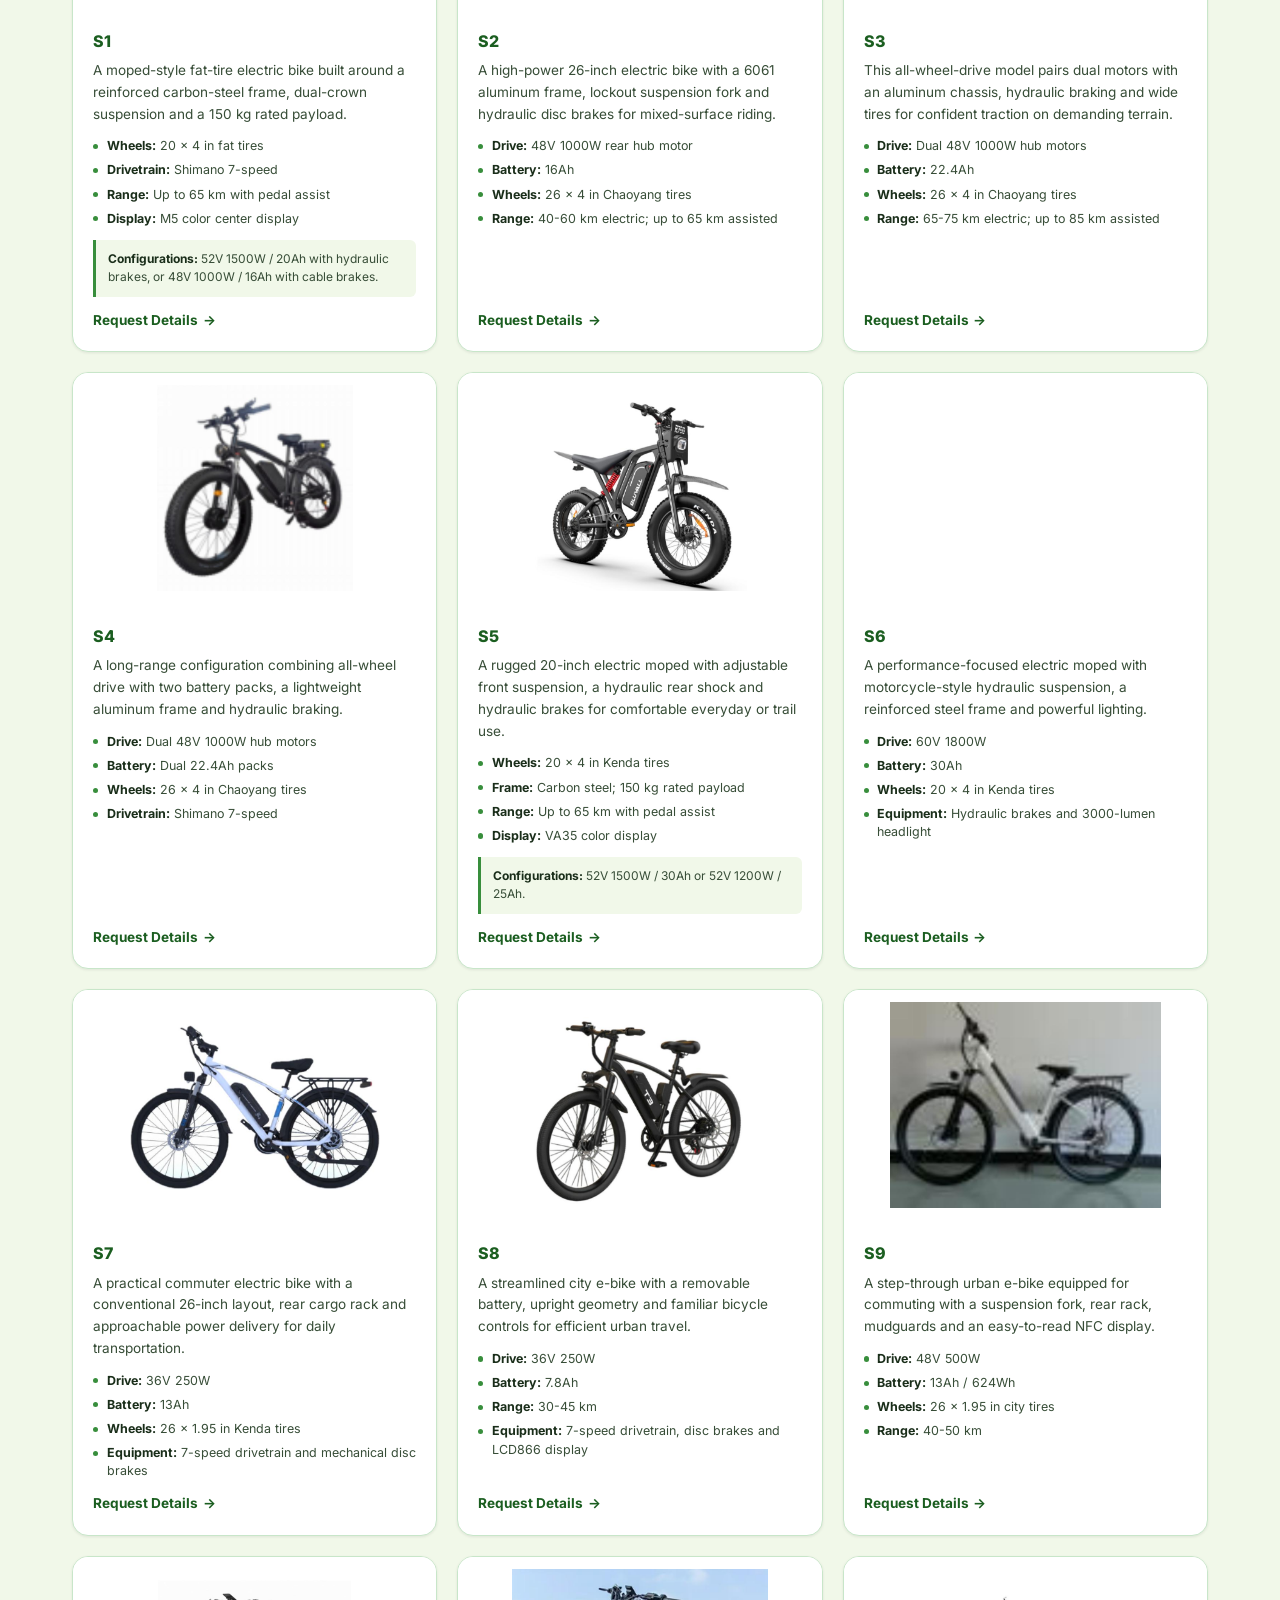
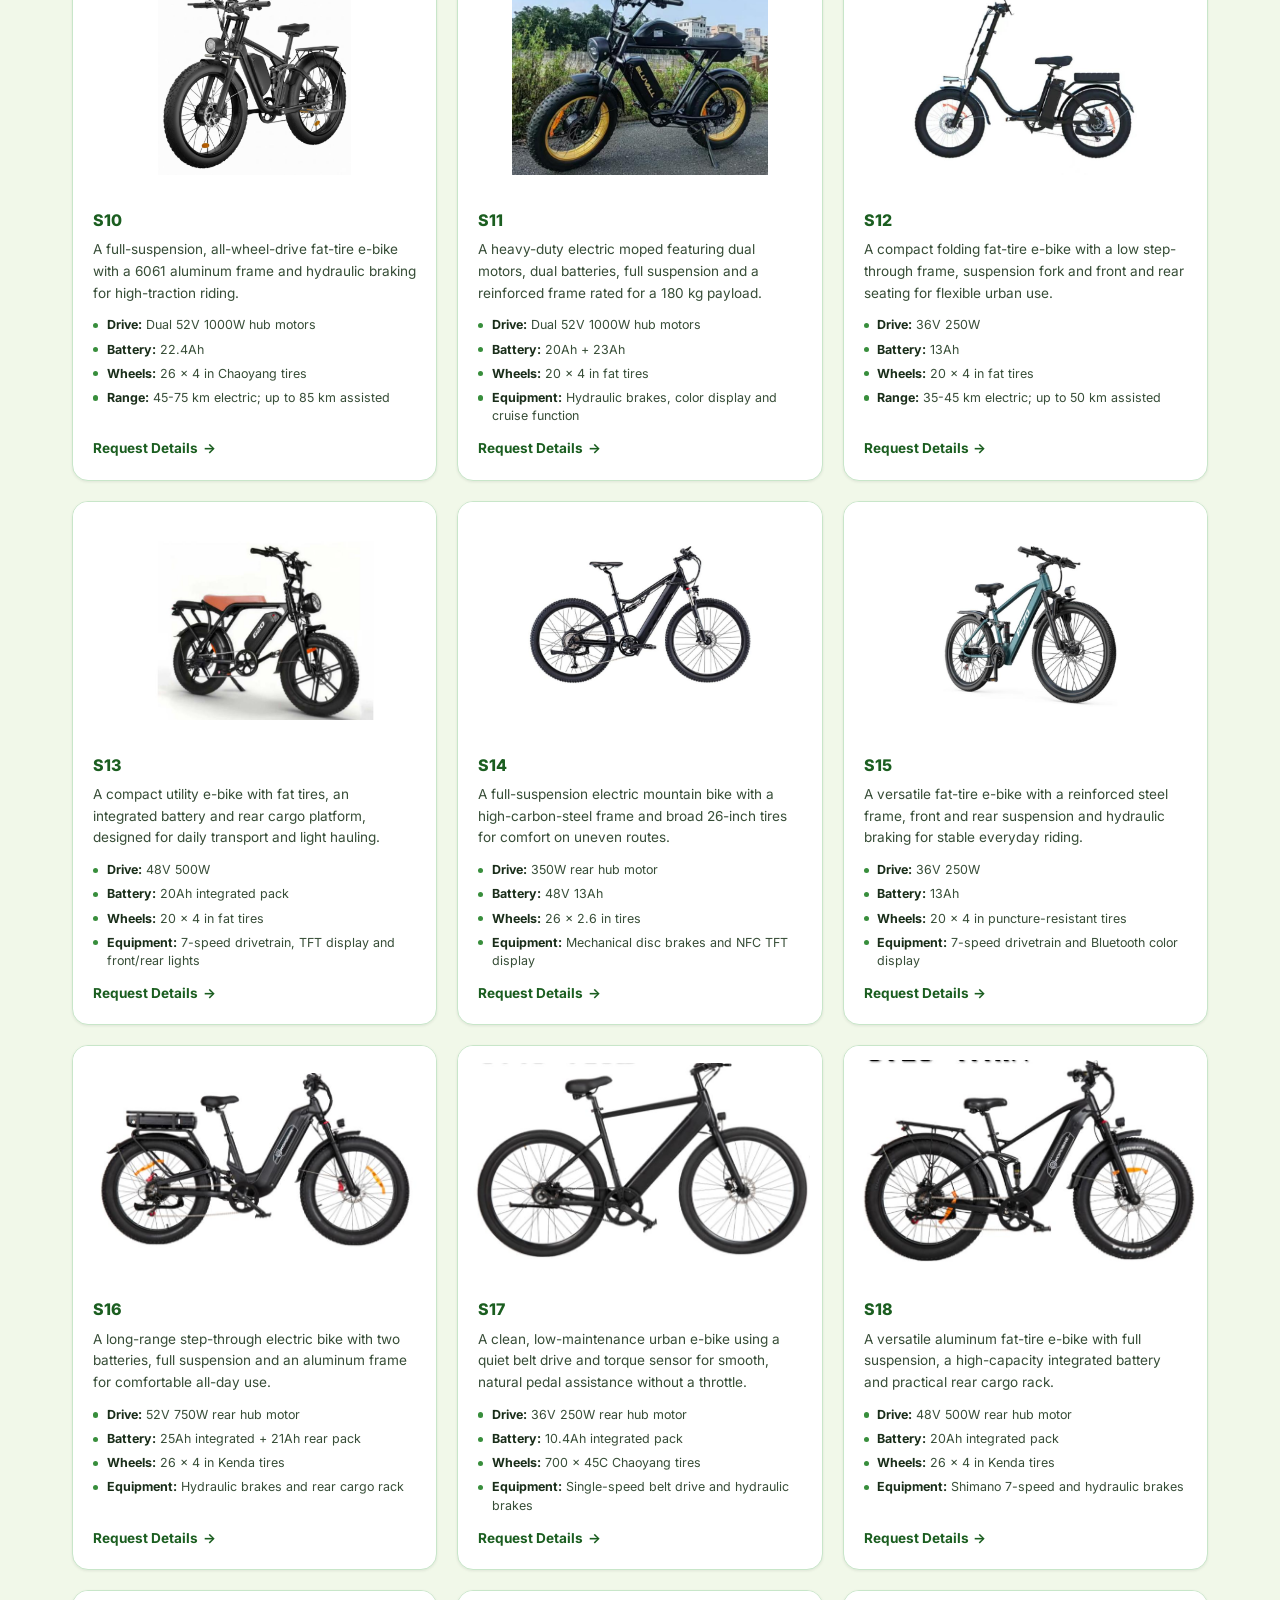
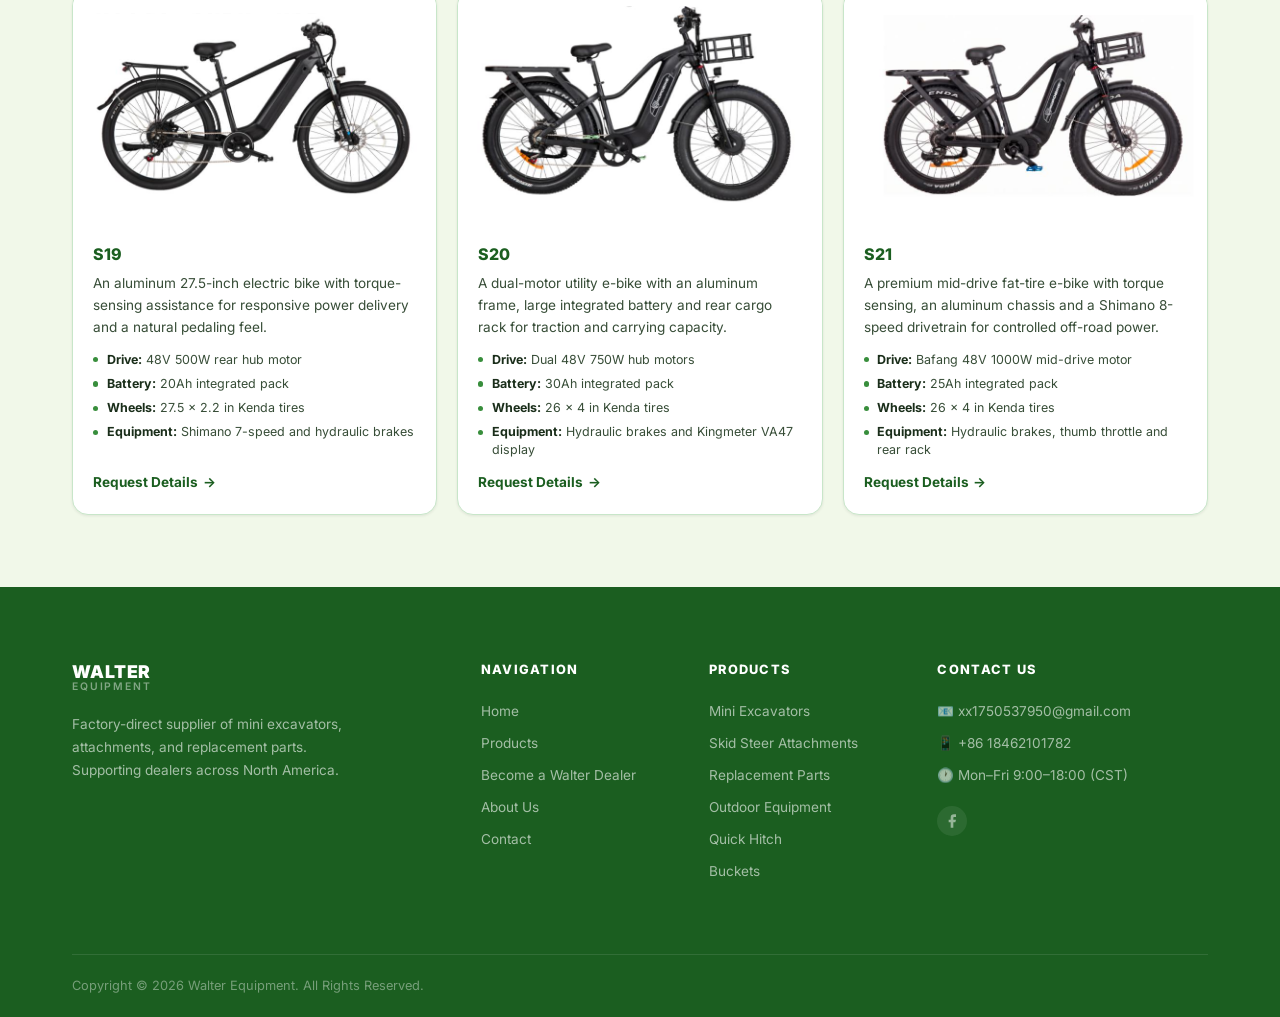
<file: products.html>
<!DOCTYPE html>
<html lang="en">
<head>
    <meta charset="UTF-8">
    <meta name="viewport" content="width=device-width, initial-scale=1.0">
    <script>
        (function () {
            var filename = window.location.pathname.split('/').pop() || 'index.html';
            var page = {
                'products.html': 'products',
                'dealer.html': 'dealer',
                'about.html': 'about',
                'contact.html': 'contact',
                'thank-you.html': 'thanks'
            }[filename] || 'home';
            document.documentElement.setAttribute('data-page', page);
        }());
    </script>
    <!-- SEO -->
    <title>Products | Walter Equipment</title>
    <meta name="description" content="Explore Walter Equipment mini excavators, attachments, replacement parts and S-series electric bikes for dealers.">
    <meta name="keywords" content="mini excavator, skid steer attachments, replacement parts, electric bikes, outdoor equipment, dealer program, OEM branding">
    <meta name="author" content="Walter Equipment">
    <meta name="robots" content="index, follow">
    <link rel="canonical" href="https://walterequip.com/products.html">

    <!-- Open Graph -->
    <meta property="og:title" content="Products | Walter Equipment">
    <meta property="og:description" content="Factory-direct compact equipment, electric bikes, parts and dealer support across North America.">
    <meta property="og:type" content="website">
    <meta property="og:url" content="https://walterequip.com/products.html">
    <meta property="og:image" content="https://walterequip.com/og-image.jpg">

    <!-- Twitter Card -->
    <meta name="twitter:card" content="summary_large_image">
    <meta name="twitter:title" content="Products | Walter Equipment">
    <meta name="twitter:description" content="Factory-direct compact equipment, electric bikes, parts and dealer support.">

    <!-- Google Fonts -->
    <link rel="preconnect" href="https://fonts.googleapis.com">
    <link rel="preconnect" href="https://fonts.gstatic.com" crossorigin>
    <link href="https://fonts.googleapis.com/css2?family=Inter:wght@400;500;600;700;800;900&display=swap" rel="stylesheet">

    <!-- Favicon -->
    <link rel="icon" type="image/svg+xml" href="data:image/svg+xml,<svg xmlns='http://www.w3.org/2000/svg' viewBox='0 0 100 100'><text y='.9em' font-size='90'>🚜</text></svg>">

    <!-- Stylesheet -->
    <link rel="stylesheet" href="css/style.css?v=20260813c">
</head>
<body>

    <!-- ================================================
         1. TOP BAR
         ================================================ -->
    <div class="top-bar">
        <div class="container top-bar-inner">
            <div class="top-bar-left">
                <span>🌍 Shipping Across North America</span>
                <span class="separator">|</span>
                <span>📞 Dealer Inquiries Welcome</span>
            </div>
            <div class="top-bar-right">
                <a href="https://www.facebook.com/profile.php?id=61561698753119#" class="social-icon" aria-label="Walter Equipment on Facebook" target="_blank" rel="noopener noreferrer">
                    <svg width="16" height="16" viewBox="0 0 24 24" fill="currentColor">
                        <path d="M18 2h-3a5 5 0 0 0-5 5v3H7v4h3v8h4v-8h3l1-4h-4V7a1 1 0 0 1 1-1h3z"/>
                    </svg>
                </a>
            </div>
        </div>
    </div>

    <!-- ================================================
         2. HEADER / NAVIGATION
         ================================================ -->
    <header class="header" id="header">
        <div class="container header-inner">
            <!-- Logo -->
            <a href="index.html" class="logo">
                <span class="logo-walter">WALTER</span>
                <span class="logo-equip">EQUIPMENT</span>
            </a>

            <!-- Desktop Navigation -->
            <nav class="nav" id="nav" aria-label="Main navigation">
                <ul class="nav-list">
                    <li><a href="index.html" class="nav-link" data-nav-page="home">Home</a></li>
                    <li><a href="products.html" class="nav-link" data-nav-page="products">Products</a></li>
                    <li><a href="dealer.html" class="nav-link" data-nav-page="dealer">Become a Walter Dealer</a></li>
                    <li><a href="about.html" class="nav-link" data-nav-page="about">About Us</a></li>
                    <li><a href="contact.html" class="nav-link" data-nav-page="contact">Contact</a></li>
                </ul>
            </nav>

            <!-- CTA Button -->
            <a href="dealer.html" class="btn btn-accent header-cta">Become a Walter Dealer</a>

            <!-- Mobile Hamburger -->
            <button type="button" class="hamburger" id="hamburger" aria-label="Toggle menu" aria-expanded="false">
                <span class="hamburger-bar"></span>
                <span class="hamburger-bar"></span>
                <span class="hamburger-bar"></span>
            </button>
        </div>
    </header>

    <!-- ================================================
         3. HERO SECTION
         ================================================ -->
    <section class="hero page-section page-home" id="hero">
        <div class="hero-bg-shapes">
            <div class="hero-shape hero-shape-1"></div>
            <div class="hero-shape hero-shape-2"></div>
            <div class="hero-shape hero-shape-3"></div>
        </div>
        <div class="container hero-inner">
            <!-- Left Content -->
            <div class="hero-content fade-in-up">
                <span class="hero-tag">Dealer Program Available</span>
                <h1 class="hero-title">Helping Equipment Dealers Grow Their Business</h1>
                <p class="hero-subtitle">Factory-direct compact equipment with reliable parts supply and long-term dealer support.</p>
                <div class="hero-description">
                    <span>Factory-direct pricing.</span>
                    <span>Reliable machines.</span>
                    <span>Long-term partnership.</span>
                </div>
                <div class="hero-buttons">
                    <a href="products.html" class="btn btn-primary btn-lg">View Products</a>
                    <a href="dealer.html" class="btn btn-accent btn-lg">Join Our Dealer Network</a>
                </div>
            </div>
            <!-- Right Visual: Hero Image -->
            <div class="hero-visual fade-in-up">
                <img src="images/excavator.png" alt="1.5T Mini Excavator - Walter Equipment" class="hero-main-img">
            </div>
        </div>
    </section>

    <!-- ================================================
         4. TRUST BAR — WHY CHOOSE WALTER
         ================================================ -->
    <section class="trust-bar page-section page-home">
        <div class="container trust-bar-inner">
            <div class="trust-item fade-in-up">
                <span class="trust-icon">🚜</span>
                <span class="trust-text">Factory Direct</span>
            </div>
            <div class="trust-sep"></div>
            <div class="trust-item fade-in-up">
                <span class="trust-icon">🔧</span>
                <span class="trust-text">OEM Available</span>
            </div>
            <div class="trust-sep"></div>
            <div class="trust-item fade-in-up">
                <span class="trust-icon">⚡</span>
                <span class="trust-text">Fast Response</span>
            </div>
            <div class="trust-sep"></div>
            <div class="trust-item fade-in-up">
                <span class="trust-icon">🤝</span>
                <span class="trust-text">Dealer Support</span>
            </div>
        </div>
    </section>

    <!-- ================================================
         5. ONE-STOP SUPPLIER BANNER
         ================================================ -->
    <section class="onestop-banner page-section page-home">
        <div class="container onestop-inner">
            <h2 class="onestop-title fade-in-up">Your One-Stop Supplier for Compact Equipment Dealers</h2>
            <div class="onestop-features fade-in-up">
                <div class="onestop-feature">
                    <span class="onestop-feature-icon">🚜</span>
                    <span class="onestop-feature-label">Mini Excavators</span>
                </div>
                <div class="onestop-feature">
                    <span class="onestop-feature-icon">🔧</span>
                    <span class="onestop-feature-label">Replacement Parts</span>
                </div>
                <div class="onestop-feature">
                    <span class="onestop-feature-icon">🌿</span>
                    <span class="onestop-feature-label">Skid Steer Attachments</span>
                </div>
                <div class="onestop-feature">
                    <span class="onestop-feature-icon">🤝</span>
                    <span class="onestop-feature-label">Dealer Program</span>
                </div>
            </div>
            <p class="onestop-desc fade-in-up">Everything your dealership needs — from machines to parts, all from one reliable supplier.</p>
        </div>
    </section>

    <!-- ================================================
         6. WHY DEALERS CHOOSE WALTER
         ================================================ -->
    <section class="why-dealers page-section page-home">
        <div class="container">
            <div class="section-header fade-in-up">
                <h2 class="section-title">Why Dealers Choose Walter</h2>
            </div>
            <div class="why-dealers-grid">
                <div class="why-dealer-card fade-in-up">
                    <span class="why-dealer-icon">✔</span>
                    <h3 class="why-dealer-name">Dealer Pricing</h3>
                </div>
                <div class="why-dealer-card fade-in-up">
                    <span class="why-dealer-icon">✔</span>
                    <h3 class="why-dealer-name">Reliable Spare Parts</h3>
                </div>
                <div class="why-dealer-card fade-in-up">
                    <span class="why-dealer-icon">✔</span>
                    <h3 class="why-dealer-name">OEM Branding</h3>
                </div>
                <div class="why-dealer-card fade-in-up">
                    <span class="why-dealer-icon">✔</span>
                    <h3 class="why-dealer-name">Fast Response</h3>
                </div>
            </div>
        </div>
    </section>

    <!-- ================================================
         7. FEATURED PRODUCTS
         ================================================ -->
    <section class="featured-products page-section page-products" id="products">
        <div class="container">
            <div class="section-header fade-in-up">
                <span class="section-tag">Our Products</span>
                <h2 class="section-title">Featured Products</h2>
                <p class="section-subtitle">Quality equipment, parts and electric mobility products for your dealership</p>
            </div>

            <!-- Category Tabs -->
            <div class="category-tabs fade-in-up" id="categoryTabs">
                <button type="button" class="category-tab active" data-category="all">All</button>
                <button type="button" class="category-tab" data-category="parts">Replacement Parts</button>
                <button type="button" class="category-tab" data-category="excavators">Mini Excavators</button>
                <button type="button" class="category-tab" data-category="attachments">Attachments</button>
                <button type="button" class="category-tab" data-category="outdoor">Outdoor Equipment</button>
            </div>

            <div class="parts-catalog-promo fade-in-up">
                <div>
                    <strong>Looking for WE10 / WE15 replacement parts?</strong>
                    <span>Search 104 English-language parts by name or Walter part number.</span>
                </div>
                <a href="parts.html" class="btn btn-primary">View Full Parts Catalog</a>
            </div>

            <!-- Products Grid -->
            <div class="products-grid" id="productsGrid">
                <!-- Rubber Tracks -->
                <div class="product-card fade-in-up" data-category="parts">
                    <div class="product-card-img">
                        <img src="images/rubber-tracks.png" alt="Rubber Tracks - Walter Equipment" loading="lazy">
                    </div>
                    <div class="product-card-body">
                        <h3 class="product-card-title">Rubber Tracks</h3>
                        <p class="product-card-desc">Durable rubber tracks for mini excavators and skid steers. Multiple sizes available for all major brands.</p>
                        <a href="parts.html" class="product-card-link" data-product-page>View Parts Catalog <span>→</span></a>
                    </div>
                </div>

                <!-- Travel Motors -->
                <div class="product-card fade-in-up" data-category="parts">
                    <div class="product-card-img">
                        <img src="images/travel-motor.png" alt="Travel Motor - Walter Equipment" loading="lazy">
                    </div>
                    <div class="product-card-body">
                        <h3 class="product-card-title">Travel Motors</h3>
                        <p class="product-card-desc">High-quality hydraulic travel motors as direct OEM replacement. Compatible with all major excavator brands.</p>
                        <a href="parts.html" class="product-card-link" data-product-page>View Parts Catalog <span>→</span></a>
                    </div>
                </div>

                <!-- 1.5T Mini Excavator -->
                <div class="product-card fade-in-up" data-category="excavators">
                    <div class="product-card-img">
                        <img src="images/excavator.png" alt="1.5T Mini Excavator - Walter Equipment" loading="lazy">
                    </div>
                    <div class="product-card-body">
                        <h3 class="product-card-title">1.5T Mini Excavator</h3>
                        <p class="product-card-desc">Compact powerhouse for landscaping, farms, and tight job sites. Reliable performance, easy transport.</p>
                        <a href="mini-excavators.html" class="product-card-link" data-product-page>View Mini Excavators <span>→</span></a>
                    </div>
                </div>

                <!-- Brush Cutter -->
                <div class="product-card fade-in-up" data-category="attachments">
                    <div class="product-card-img">
                        <img src="images/brush-cutter.png" alt="Brush Cutter Attachment - Walter Equipment" loading="lazy">
                    </div>
                    <div class="product-card-body">
                        <h3 class="product-card-title">Brush Cutter</h3>
                        <p class="product-card-desc">Heavy-duty skid steer brush cutter attachment. Perfect for land clearing, overgrown property, and right-of-way maintenance.</p>
                        <a href="#contact" class="product-card-link">Learn More <span>→</span></a>
                    </div>
                </div>

                <!-- Quick Connect -->
                <div class="product-card fade-in-up" data-category="attachments">
                    <div class="product-card-img">
                        <img src="images/quick-connect.jpg" alt="Quick Connect - Walter Equipment" loading="lazy">
                    </div>
                    <div class="product-card-body">
                        <h3 class="product-card-title">Quick Connect</h3>
                        <p class="product-card-desc">Hydraulic quick connect couplings for rapid attachment changes on mini excavators. Save time, increase efficiency on every job.</p>
                        <a href="#contact" class="product-card-link">Learn More <span>→</span></a>
                    </div>
                </div>

                <!-- Accessories -->
                <div class="product-card fade-in-up" data-category="attachments">
                    <div class="product-card-img">
                        <img src="images/accessories.jpg" alt="Excavator Accessories - Walter Equipment" loading="lazy">
                    </div>
                    <div class="product-card-body">
                        <h3 class="product-card-title">Accessories</h3>
                        <p class="product-card-desc">Wide range of excavator accessories: buckets, rippers, grapples and more. Various configurations available for all your needs.</p>
                        <a href="#contact" class="product-card-link">Learn More <span>→</span></a>
                    </div>
                </div>

                <!-- Outdoor Equipment: SU8 Rebel -->
                <article class="product-card product-card-outdoor fade-in-up" data-category="outdoor">
                    <div class="product-card-img">
                        <img src="images/outdoor/su8-rebel.jpg" alt="S1 fat-tire electric bike" loading="lazy" decoding="async">
                    </div>
                    <div class="product-card-body">
                        <h3 class="product-card-title">S1</h3>
                        <p class="product-card-desc">A moped-style fat-tire electric bike built around a reinforced carbon-steel frame, dual-crown suspension and a 150 kg rated payload.</p>
                        <ul class="product-specs">
                            <li><strong>Wheels:</strong> 20 x 4 in fat tires</li>
                            <li><strong>Drivetrain:</strong> Shimano 7-speed</li>
                            <li><strong>Range:</strong> Up to 65 km with pedal assist</li>
                            <li><strong>Display:</strong> M5 color center display</li>
                        </ul>
                        <p class="product-variants"><strong>Configurations:</strong> 52V 1500W / 20Ah with hydraulic brakes, or 48V 1000W / 16Ah with cable brakes.</p>
                        <a href="#contact" class="product-card-link">Request Details <span>→</span></a>
                    </div>
                </article>

                <!-- Outdoor Equipment: F1 -->
                <article class="product-card product-card-outdoor fade-in-up" data-category="outdoor">
                    <div class="product-card-img">
                        <img src="images/outdoor/f1-fat-tire.jpg" alt="S2 26-inch fat-tire electric bike" loading="lazy" decoding="async">
                    </div>
                    <div class="product-card-body">
                        <h3 class="product-card-title">S2</h3>
                        <p class="product-card-desc">A high-power 26-inch electric bike with a 6061 aluminum frame, lockout suspension fork and hydraulic disc brakes for mixed-surface riding.</p>
                        <ul class="product-specs">
                            <li><strong>Drive:</strong> 48V 1000W rear hub motor</li>
                            <li><strong>Battery:</strong> 16Ah</li>
                            <li><strong>Wheels:</strong> 26 x 4 in Chaoyang tires</li>
                            <li><strong>Range:</strong> 40-60 km electric; up to 65 km assisted</li>
                        </ul>
                        <a href="#contact" class="product-card-link">Request Details <span>→</span></a>
                    </div>
                </article>

                <!-- Outdoor Equipment: F1 AWD Pro -->
                <article class="product-card product-card-outdoor fade-in-up" data-category="outdoor">
                    <div class="product-card-img">
                        <img src="images/outdoor/f1-awd-pro.jpg" alt="S3 dual-motor electric bike" loading="lazy" decoding="async">
                    </div>
                    <div class="product-card-body">
                        <h3 class="product-card-title">S3</h3>
                        <p class="product-card-desc">This all-wheel-drive model pairs dual motors with an aluminum chassis, hydraulic braking and wide tires for confident traction on demanding terrain.</p>
                        <ul class="product-specs">
                            <li><strong>Drive:</strong> Dual 48V 1000W hub motors</li>
                            <li><strong>Battery:</strong> 22.4Ah</li>
                            <li><strong>Wheels:</strong> 26 x 4 in Chaoyang tires</li>
                            <li><strong>Range:</strong> 65-75 km electric; up to 85 km assisted</li>
                        </ul>
                        <a href="#contact" class="product-card-link">Request Details <span>→</span></a>
                    </div>
                </article>

                <!-- Outdoor Equipment: F1BWD -->
                <article class="product-card product-card-outdoor fade-in-up" data-category="outdoor">
                    <div class="product-card-img">
                        <img src="images/outdoor/f1bwd-dual-battery.jpg" alt="S4 dual-motor dual-battery electric bike" loading="lazy" decoding="async">
                    </div>
                    <div class="product-card-body">
                        <h3 class="product-card-title">S4</h3>
                        <p class="product-card-desc">A long-range configuration combining all-wheel drive with two battery packs, a lightweight aluminum frame and hydraulic braking.</p>
                        <ul class="product-specs">
                            <li><strong>Drive:</strong> Dual 48V 1000W hub motors</li>
                            <li><strong>Battery:</strong> Dual 22.4Ah packs</li>
                            <li><strong>Wheels:</strong> 26 x 4 in Chaoyang tires</li>
                            <li><strong>Drivetrain:</strong> Shimano 7-speed</li>
                        </ul>
                        <a href="#contact" class="product-card-link">Request Details <span>→</span></a>
                    </div>
                </article>

                <!-- Outdoor Equipment: R700 Cross-Rider -->
                <article class="product-card product-card-outdoor fade-in-up" data-category="outdoor">
                    <div class="product-card-img">
                        <img src="images/outdoor/r700-cross-rider.jpg" alt="S5 electric moped" loading="lazy" decoding="async">
                    </div>
                    <div class="product-card-body">
                        <h3 class="product-card-title">S5</h3>
                        <p class="product-card-desc">A rugged 20-inch electric moped with adjustable front suspension, a hydraulic rear shock and hydraulic brakes for comfortable everyday or trail use.</p>
                        <ul class="product-specs">
                            <li><strong>Wheels:</strong> 20 x 4 in Kenda tires</li>
                            <li><strong>Frame:</strong> Carbon steel; 150 kg rated payload</li>
                            <li><strong>Range:</strong> Up to 65 km with pedal assist</li>
                            <li><strong>Display:</strong> VA35 color display</li>
                        </ul>
                        <p class="product-variants"><strong>Configurations:</strong> 52V 1500W / 30Ah or 52V 1200W / 25Ah.</p>
                        <a href="#contact" class="product-card-link">Request Details <span>→</span></a>
                    </div>
                </article>

                <!-- Outdoor Equipment: R700 Pro Moto-X -->
                <article class="product-card product-card-outdoor fade-in-up" data-category="outdoor">
                    <div class="product-card-img">
                        <img src="images/outdoor/r700-pro-moto-x.jpg" alt="S6 electric moped" loading="lazy" decoding="async">
                    </div>
                    <div class="product-card-body">
                        <h3 class="product-card-title">S6</h3>
                        <p class="product-card-desc">A performance-focused electric moped with motorcycle-style hydraulic suspension, a reinforced steel frame and powerful lighting.</p>
                        <ul class="product-specs">
                            <li><strong>Drive:</strong> 60V 1800W</li>
                            <li><strong>Battery:</strong> 30Ah</li>
                            <li><strong>Wheels:</strong> 20 x 4 in Kenda tires</li>
                            <li><strong>Equipment:</strong> Hydraulic brakes and 3000-lumen headlight</li>
                        </ul>
                        <a href="#contact" class="product-card-link">Request Details <span>→</span></a>
                    </div>
                </article>

                <!-- Outdoor Equipment: EBM11 Daily Ace -->
                <article class="product-card product-card-outdoor fade-in-up" data-category="outdoor">
                    <div class="product-card-img">
                        <img src="images/outdoor/ebm11-daily-ace.jpg" alt="S7 commuter electric bike" loading="lazy" decoding="async">
                    </div>
                    <div class="product-card-body">
                        <h3 class="product-card-title">S7</h3>
                        <p class="product-card-desc">A practical commuter electric bike with a conventional 26-inch layout, rear cargo rack and approachable power delivery for daily transportation.</p>
                        <ul class="product-specs">
                            <li><strong>Drive:</strong> 36V 250W</li>
                            <li><strong>Battery:</strong> 13Ah</li>
                            <li><strong>Wheels:</strong> 26 x 1.95 in Kenda tires</li>
                            <li><strong>Equipment:</strong> 7-speed drivetrain and mechanical disc brakes</li>
                        </ul>
                        <a href="#contact" class="product-card-link">Request Details <span>→</span></a>
                    </div>
                </article>

                <!-- Outdoor Equipment: T3 Urban Swift -->
                <article class="product-card product-card-outdoor fade-in-up" data-category="outdoor">
                    <div class="product-card-img">
                        <img src="images/outdoor/t3-urban-swift.jpg" alt="S8 commuter electric bike" loading="lazy" decoding="async">
                    </div>
                    <div class="product-card-body">
                        <h3 class="product-card-title">S8</h3>
                        <p class="product-card-desc">A streamlined city e-bike with a removable battery, upright geometry and familiar bicycle controls for efficient urban travel.</p>
                        <ul class="product-specs">
                            <li><strong>Drive:</strong> 36V 250W</li>
                            <li><strong>Battery:</strong> 7.8Ah</li>
                            <li><strong>Range:</strong> 30-45 km</li>
                            <li><strong>Equipment:</strong> 7-speed drivetrain, disc brakes and LCD866 display</li>
                        </ul>
                        <a href="#contact" class="product-card-link">Request Details <span>→</span></a>
                    </div>
                </article>

                <!-- Outdoor Equipment: H1 Urban-X -->
                <article class="product-card product-card-outdoor fade-in-up" data-category="outdoor">
                    <div class="product-card-img">
                        <img src="images/outdoor/h1-urban-x.jpg" alt="S9 step-through electric bike" loading="lazy" decoding="async">
                    </div>
                    <div class="product-card-body">
                        <h3 class="product-card-title">S9</h3>
                        <p class="product-card-desc">A step-through urban e-bike equipped for commuting with a suspension fork, rear rack, mudguards and an easy-to-read NFC display.</p>
                        <ul class="product-specs">
                            <li><strong>Drive:</strong> 48V 500W</li>
                            <li><strong>Battery:</strong> 13Ah / 624Wh</li>
                            <li><strong>Wheels:</strong> 26 x 1.95 in city tires</li>
                            <li><strong>Range:</strong> 40-50 km</li>
                        </ul>
                        <a href="#contact" class="product-card-link">Request Details <span>→</span></a>
                    </div>
                </article>

                <!-- Outdoor Equipment: V1 Iron Knight -->
                <article class="product-card product-card-outdoor fade-in-up" data-category="outdoor">
                    <div class="product-card-img">
                        <img src="images/outdoor/v1-iron-knight.jpg" alt="S10 dual-motor electric bike" loading="lazy" decoding="async">
                    </div>
                    <div class="product-card-body">
                        <h3 class="product-card-title">S10</h3>
                        <p class="product-card-desc">A full-suspension, all-wheel-drive fat-tire e-bike with a 6061 aluminum frame and hydraulic braking for high-traction riding.</p>
                        <ul class="product-specs">
                            <li><strong>Drive:</strong> Dual 52V 1000W hub motors</li>
                            <li><strong>Battery:</strong> 22.4Ah</li>
                            <li><strong>Wheels:</strong> 26 x 4 in Chaoyang tires</li>
                            <li><strong>Range:</strong> 45-75 km electric; up to 85 km assisted</li>
                        </ul>
                        <a href="#contact" class="product-card-link">Request Details <span>→</span></a>
                    </div>
                </article>

                <!-- Outdoor Equipment: K10 Commander-X -->
                <article class="product-card product-card-outdoor fade-in-up" data-category="outdoor">
                    <div class="product-card-img">
                        <img src="images/outdoor/k10-commander-x.jpg" alt="S11 dual-motor electric moped" loading="lazy" decoding="async">
                    </div>
                    <div class="product-card-body">
                        <h3 class="product-card-title">S11</h3>
                        <p class="product-card-desc">A heavy-duty electric moped featuring dual motors, dual batteries, full suspension and a reinforced frame rated for a 180 kg payload.</p>
                        <ul class="product-specs">
                            <li><strong>Drive:</strong> Dual 52V 1000W hub motors</li>
                            <li><strong>Battery:</strong> 20Ah + 23Ah</li>
                            <li><strong>Wheels:</strong> 20 x 4 in fat tires</li>
                            <li><strong>Equipment:</strong> Hydraulic brakes, color display and cruise function</li>
                        </ul>
                        <a href="#contact" class="product-card-link">Request Details <span>→</span></a>
                    </div>
                </article>

                <!-- Outdoor Equipment: Z01 Pocket Tank -->
                <article class="product-card product-card-outdoor fade-in-up" data-category="outdoor">
                    <div class="product-card-img">
                        <img src="images/outdoor/z01-pocket-tank.jpg" alt="S12 folding fat-tire electric bike" loading="lazy" decoding="async">
                    </div>
                    <div class="product-card-body">
                        <h3 class="product-card-title">S12</h3>
                        <p class="product-card-desc">A compact folding fat-tire e-bike with a low step-through frame, suspension fork and front and rear seating for flexible urban use.</p>
                        <ul class="product-specs">
                            <li><strong>Drive:</strong> 36V 250W</li>
                            <li><strong>Battery:</strong> 13Ah</li>
                            <li><strong>Wheels:</strong> 20 x 4 in fat tires</li>
                            <li><strong>Range:</strong> 35-45 km electric; up to 50 km assisted</li>
                        </ul>
                        <a href="#contact" class="product-card-link">Request Details <span>→</span></a>
                    </div>
                </article>

                <!-- Outdoor Equipment: G20 Nomad -->
                <article class="product-card product-card-outdoor fade-in-up" data-category="outdoor">
                    <div class="product-card-img">
                        <img src="images/outdoor/g20-nomad.jpg" alt="S13 utility electric bike" loading="lazy" decoding="async">
                    </div>
                    <div class="product-card-body">
                        <h3 class="product-card-title">S13</h3>
                        <p class="product-card-desc">A compact utility e-bike with fat tires, an integrated battery and rear cargo platform, designed for daily transport and light hauling.</p>
                        <ul class="product-specs">
                            <li><strong>Drive:</strong> 48V 500W</li>
                            <li><strong>Battery:</strong> 20Ah integrated pack</li>
                            <li><strong>Wheels:</strong> 20 x 4 in fat tires</li>
                            <li><strong>Equipment:</strong> 7-speed drivetrain, TFT display and front/rear lights</li>
                        </ul>
                        <a href="#contact" class="product-card-link">Request Details <span>→</span></a>
                    </div>
                </article>

                <!-- Outdoor Equipment: K80 Liberty -->
                <article class="product-card product-card-outdoor fade-in-up" data-category="outdoor">
                    <div class="product-card-img">
                        <img src="images/outdoor/k80-liberty.jpg" alt="S14 full-suspension electric mountain bike" loading="lazy" decoding="async">
                    </div>
                    <div class="product-card-body">
                        <h3 class="product-card-title">S14</h3>
                        <p class="product-card-desc">A full-suspension electric mountain bike with a high-carbon-steel frame and broad 26-inch tires for comfort on uneven routes.</p>
                        <ul class="product-specs">
                            <li><strong>Drive:</strong> 350W rear hub motor</li>
                            <li><strong>Battery:</strong> 48V 13Ah</li>
                            <li><strong>Wheels:</strong> 26 x 2.6 in tires</li>
                            <li><strong>Equipment:</strong> Mechanical disc brakes and NFC TFT display</li>
                        </ul>
                        <a href="#contact" class="product-card-link">Request Details <span>→</span></a>
                    </div>
                </article>

                <!-- Outdoor Equipment: FC70 Eco-Step -->
                <article class="product-card product-card-outdoor fade-in-up" data-category="outdoor">
                    <div class="product-card-img">
                        <img src="images/outdoor/fc70-eco-step.jpg" alt="S15 fat-tire electric bike" loading="lazy" decoding="async">
                    </div>
                    <div class="product-card-body">
                        <h3 class="product-card-title">S15</h3>
                        <p class="product-card-desc">A versatile fat-tire e-bike with a reinforced steel frame, front and rear suspension and hydraulic braking for stable everyday riding.</p>
                        <ul class="product-specs">
                            <li><strong>Drive:</strong> 36V 250W</li>
                            <li><strong>Battery:</strong> 13Ah</li>
                            <li><strong>Wheels:</strong> 20 x 4 in puncture-resistant tires</li>
                            <li><strong>Equipment:</strong> 7-speed drivetrain and Bluetooth color display</li>
                        </ul>
                        <a href="#contact" class="product-card-link">Request Details <span>→</span></a>
                    </div>
                </article>

                <!-- Outdoor Equipment: R737 Ranger -->
                <article class="product-card product-card-outdoor fade-in-up" data-category="outdoor">
                    <div class="product-card-img">
                        <img src="images/outdoor/r737-ranger.jpg" alt="S16 dual-battery step-through electric bike" loading="lazy" decoding="async">
                    </div>
                    <div class="product-card-body">
                        <h3 class="product-card-title">S16</h3>
                        <p class="product-card-desc">A long-range step-through electric bike with two batteries, full suspension and an aluminum frame for comfortable all-day use.</p>
                        <ul class="product-specs">
                            <li><strong>Drive:</strong> 52V 750W rear hub motor</li>
                            <li><strong>Battery:</strong> 25Ah integrated + 21Ah rear pack</li>
                            <li><strong>Wheels:</strong> 26 x 4 in Kenda tires</li>
                            <li><strong>Equipment:</strong> Hydraulic brakes and rear cargo rack</li>
                        </ul>
                        <a href="#contact" class="product-card-link">Request Details <span>→</span></a>
                    </div>
                </article>

                <!-- Outdoor Equipment: U745 Flow -->
                <article class="product-card product-card-outdoor fade-in-up" data-category="outdoor">
                    <div class="product-card-img">
                        <img src="images/outdoor/u745-flow.jpg" alt="S17 belt-drive urban electric bike" loading="lazy" decoding="async">
                    </div>
                    <div class="product-card-body">
                        <h3 class="product-card-title">S17</h3>
                        <p class="product-card-desc">A clean, low-maintenance urban e-bike using a quiet belt drive and torque sensor for smooth, natural pedal assistance without a throttle.</p>
                        <ul class="product-specs">
                            <li><strong>Drive:</strong> 36V 250W rear hub motor</li>
                            <li><strong>Battery:</strong> 10.4Ah integrated pack</li>
                            <li><strong>Wheels:</strong> 700 x 45C Chaoyang tires</li>
                            <li><strong>Equipment:</strong> Single-speed belt drive and hydraulic brakes</li>
                        </ul>
                        <a href="#contact" class="product-card-link">Request Details <span>→</span></a>
                    </div>
                </article>

                <!-- Outdoor Equipment: U726 -->
                <article class="product-card product-card-outdoor fade-in-up" data-category="outdoor">
                    <div class="product-card-img">
                        <img src="images/outdoor/u726.jpg" alt="S18 full-suspension fat-tire electric bike" loading="lazy" decoding="async">
                    </div>
                    <div class="product-card-body">
                        <h3 class="product-card-title">S18</h3>
                        <p class="product-card-desc">A versatile aluminum fat-tire e-bike with full suspension, a high-capacity integrated battery and practical rear cargo rack.</p>
                        <ul class="product-specs">
                            <li><strong>Drive:</strong> 48V 500W rear hub motor</li>
                            <li><strong>Battery:</strong> 20Ah integrated pack</li>
                            <li><strong>Wheels:</strong> 26 x 4 in Kenda tires</li>
                            <li><strong>Equipment:</strong> Shimano 7-speed and hydraulic brakes</li>
                        </ul>
                        <a href="#contact" class="product-card-link">Request Details <span>→</span></a>
                    </div>
                </article>

                <!-- Outdoor Equipment: R7100 -->
                <article class="product-card product-card-outdoor fade-in-up" data-category="outdoor">
                    <div class="product-card-img">
                        <img src="images/outdoor/r7100.jpg" alt="S19 torque-sensor electric bike" loading="lazy" decoding="async">
                    </div>
                    <div class="product-card-body">
                        <h3 class="product-card-title">S19</h3>
                        <p class="product-card-desc">An aluminum 27.5-inch electric bike with torque-sensing assistance for responsive power delivery and a natural pedaling feel.</p>
                        <ul class="product-specs">
                            <li><strong>Drive:</strong> 48V 500W rear hub motor</li>
                            <li><strong>Battery:</strong> 20Ah integrated pack</li>
                            <li><strong>Wheels:</strong> 27.5 x 2.2 in Kenda tires</li>
                            <li><strong>Equipment:</strong> Shimano 7-speed and hydraulic brakes</li>
                        </ul>
                        <a href="#contact" class="product-card-link">Request Details <span>→</span></a>
                    </div>
                </article>

                <!-- Outdoor Equipment: T600 -->
                <article class="product-card product-card-outdoor fade-in-up" data-category="outdoor">
                    <div class="product-card-img">
                        <img src="images/outdoor/t600.jpg" alt="S20 dual-motor utility electric bike" loading="lazy" decoding="async">
                    </div>
                    <div class="product-card-body">
                        <h3 class="product-card-title">S20</h3>
                        <p class="product-card-desc">A dual-motor utility e-bike with an aluminum frame, large integrated battery and rear cargo rack for traction and carrying capacity.</p>
                        <ul class="product-specs">
                            <li><strong>Drive:</strong> Dual 48V 750W hub motors</li>
                            <li><strong>Battery:</strong> 30Ah integrated pack</li>
                            <li><strong>Wheels:</strong> 26 x 4 in Kenda tires</li>
                            <li><strong>Equipment:</strong> Hydraulic brakes and Kingmeter VA47 display</li>
                        </ul>
                        <a href="#contact" class="product-card-link">Request Details <span>→</span></a>
                    </div>
                </article>

                <!-- Outdoor Equipment: M730 -->
                <article class="product-card product-card-outdoor fade-in-up" data-category="outdoor">
                    <div class="product-card-img">
                        <img src="images/outdoor/m730.jpg" alt="S21 Bafang mid-drive fat-tire electric bike" loading="lazy" decoding="async">
                    </div>
                    <div class="product-card-body">
                        <h3 class="product-card-title">S21</h3>
                        <p class="product-card-desc">A premium mid-drive fat-tire e-bike with torque sensing, an aluminum chassis and a Shimano 8-speed drivetrain for controlled off-road power.</p>
                        <ul class="product-specs">
                            <li><strong>Drive:</strong> Bafang 48V 1000W mid-drive motor</li>
                            <li><strong>Battery:</strong> 25Ah integrated pack</li>
                            <li><strong>Wheels:</strong> 26 x 4 in Kenda tires</li>
                            <li><strong>Equipment:</strong> Hydraulic brakes, thumb throttle and rear rack</li>
                        </ul>
                        <a href="#contact" class="product-card-link">Request Details <span>→</span></a>
                    </div>
                </article>
            </div>
        </div>
    </section>

    <!-- ================================================
         8. DEALER INQUIRY FORM (Homepage)
         ================================================ -->
    <section class="dealer-inquiry page-section page-removed" id="dealer-inquiry">
        <div class="container">
            <div class="dealer-inquiry-grid">
                <!-- Left: Info -->
                <div class="dealer-inquiry-info fade-in-up">
                    <span class="section-tag">Join Our Network</span>
                    <h2 class="section-title">Become a Walter Dealer</h2>
                    <p class="dealer-inquiry-text">Partner with Walter Equipment and grow your dealership with factory-direct pricing, reliable supply, and long-term support. We are actively expanding our dealer network across North America.</p>
                    <div class="dealer-inquiry-benefits">
                        <div class="di-benefit">
                            <span class="di-check">✔</span>
                            <span>Competitive dealer pricing</span>
                        </div>
                        <div class="di-benefit">
                            <span class="di-check">✔</span>
                            <span>OEM branding available</span>
                        </div>
                        <div class="di-benefit">
                            <span class="di-check">✔</span>
                            <span>Reliable spare parts supply</span>
                        </div>
                        <div class="di-benefit">
                            <span class="di-check">✔</span>
                            <span>Dedicated account manager</span>
                        </div>
                    </div>
                </div>
                <!-- Right: Form -->
                <div class="dealer-inquiry-form-wrapper fade-in-up">
                    <form class="inquiry-form" id="inquiryForm" novalidate>
                        <div class="form-row">
                            <div class="form-group">
                                <label for="inq-company">Company Name <span class="required">*</span></label>
                                <input type="text" id="inq-company" name="company" placeholder="ABC Equipment Co." required>
                                <span class="form-error" id="inq-companyError"></span>
                            </div>
                            <div class="form-group">
                                <label for="inq-country">Country <span class="required">*</span></label>
                                <input type="text" id="inq-country" name="country" placeholder="United States" required>
                                <span class="form-error" id="inq-countryError"></span>
                            </div>
                        </div>
                        <div class="form-row">
                            <div class="form-group">
                                <label for="inq-email">Email <span class="required">*</span></label>
                                <input type="email" id="inq-email" name="email" placeholder="contact@company.com" required>
                                <span class="form-error" id="inq-emailError"></span>
                            </div>
                            <div class="form-group">
                                <label for="inq-whatsapp">WhatsApp</label>
                                <input type="text" id="inq-whatsapp" name="whatsapp" placeholder="+1 234 567 8900">
                            </div>
                        </div>
                        <div class="form-group">
                            <label for="inq-products">Interested Products <span class="required">*</span></label>
                            <select id="inq-products" name="products" required>
                                <option value="" disabled selected>Select product category...</option>
                                <option value="mini-excavator">Mini Excavator</option>
                                <option value="attachments">Attachments</option>
                                <option value="parts">Parts</option>
                                <option value="outdoor-equipment">Outdoor Equipment</option>
                                <option value="all">All Products</option>
                            </select>
                            <span class="form-error" id="inq-productsError"></span>
                        </div>
                        <div class="form-group">
                            <label for="inq-message">Message</label>
                            <textarea id="inq-message" name="message" rows="3" placeholder="Tell us about your business..."></textarea>
                        </div>
                        <button type="submit" class="btn btn-primary btn-submit" id="inqSubmitBtn">
                            <span class="btn-text">Submit Inquiry</span>
                            <span class="btn-loading" style="display:none;">
                                <svg class="spinner" viewBox="0 0 24 24" width="18" height="18">
                                    <circle cx="12" cy="12" r="10" stroke="currentColor" stroke-width="3" fill="none" stroke-dasharray="60" stroke-dashoffset="20"/>
                                </svg>
                                Submitting...
                            </span>
                        </button>
                        <div class="form-success" id="inqFormSuccess" style="display:none;">
                            <span>🎉</span> Thank you! We'll be in touch within 24 hours.
                        </div>
                    </form>
                </div>
            </div>
        </div>
    </section>

    <!-- ================================================
         9. MARKETING MODULE (Facebook Ad Landing)
         ================================================ -->
    <section class="marketing-module page-section page-removed">
        <div class="container marketing-inner">
            <div class="marketing-badge fade-in-up">🚜 Dealer Network Expanding</div>
            <h2 class="marketing-title fade-in-up">Looking for Equipment Dealers</h2>
            <p class="marketing-text fade-in-up">We're expanding our dealer network across North America. Contact us today to learn more about our dealer pricing, OEM service and partnership opportunities.</p>
            <a href="dealer.html" class="btn btn-accent btn-lg fade-in-up">Become a Walter Dealer</a>
        </div>
    </section>

    <!-- ================================================
         10. DEALER PROGRAM (Anchor Page)
         ================================================ -->
    <section class="dealer-program page-section page-dealer" id="dealer-program">
        <div class="container">
            <div class="section-header fade-in-up">
                <span class="section-tag">Partnership</span>
                <h2 class="section-title">Become a Walter Dealer</h2>
                <p class="section-subtitle">Join a growing network of dealers who trust Walter Equipment as their factory-direct supplier.</p>
            </div>

            <div class="dealer-program-grid">
                <!-- Left: Why Partner -->
                <div class="dealer-why fade-in-up">
                    <h3 class="dealer-why-title">Why Partner With Walter</h3>
                    <div class="dealer-why-list">
                        <div class="dealer-why-item">
                            <span class="dealer-why-icon">💰</span>
                            <div>
                                <strong>Competitive Pricing</strong>
                                <p>Factory-direct pricing that lets you compete and win.</p>
                            </div>
                        </div>
                        <div class="dealer-why-item">
                            <span class="dealer-why-icon">🏷️</span>
                            <div>
                                <strong>OEM Branding</strong>
                                <p>Put your brand on our machines. Full OEM support available.</p>
                            </div>
                        </div>
                        <div class="dealer-why-item">
                            <span class="dealer-why-icon">🔧</span>
                            <div>
                                <strong>Reliable Spare Parts</strong>
                                <p>Consistent parts supply so your customers never wait.</p>
                            </div>
                        </div>
                        <div class="dealer-why-item">
                            <span class="dealer-why-icon">📣</span>
                            <div>
                                <strong>Marketing Support</strong>
                                <p>Brochures, photos, and digital assets ready to use.</p>
                            </div>
                        </div>
                        <div class="dealer-why-item">
                            <span class="dealer-why-icon">⚡</span>
                            <div>
                                <strong>Fast Response</strong>
                                <p>Quick replies, quick solutions. Your time matters.</p>
                            </div>
                        </div>
                        <div class="dealer-why-item">
                            <span class="dealer-why-icon">🤝</span>
                            <div>
                                <strong>Long-term Supply</strong>
                                <p>We plan for the long haul — reliable supply for years to come.</p>
                            </div>
                        </div>
                    </div>
                </div>

                <!-- Right: Application Form -->
                <div class="dealer-apply fade-in-up">
                    <div class="dealer-apply-card">
                        <h3 class="dealer-apply-title">Dealer Application Form</h3>
                        <form class="apply-form" id="applyForm" action="https://formsubmit.co/xx1750537950@gmail.com" method="POST" accept-charset="UTF-8" novalidate>
                            <input type="hidden" name="_subject" value="New Walter Equipment Dealer Application">
                            <input type="hidden" name="_template" value="table">
                            <input type="hidden" name="_next" value="https://walterequip.com/thank-you.html">
                            <input type="hidden" name="_url" value="https://walterequip.com/dealer.html">
                            <div class="form-group">
                                <label for="app-company">Company Name <span class="required">*</span></label>
                                <input type="text" id="app-company" name="company" placeholder="ABC Equipment Co." required>
                                <span class="form-error" id="app-companyError"></span>
                            </div>
                            <div class="form-group">
                                <label for="app-country">Country <span class="required">*</span></label>
                                <input type="text" id="app-country" name="country" placeholder="United States" required>
                                <span class="form-error" id="app-countryError"></span>
                            </div>
                            <div class="form-group">
                                <label for="app-contact">Contact Person <span class="required">*</span></label>
                                <input type="text" id="app-contact" name="contact" placeholder="John Smith" required>
                                <span class="form-error" id="app-contactError"></span>
                            </div>
                            <div class="form-group">
                                <label for="app-email">Email <span class="required">*</span></label>
                                <input type="email" id="app-email" name="email" placeholder="contact@company.com" required>
                                <span class="form-error" id="app-emailError"></span>
                            </div>
                            <div class="form-group">
                                <label for="app-phone">Phone / WhatsApp</label>
                                <input type="text" id="app-phone" name="phone" placeholder="+1 234 567 8900">
                            </div>
                            <div class="form-group">
                                <label for="app-type">Business Type <span class="required">*</span></label>
                                <select id="app-type" name="type" required>
                                    <option value="" disabled selected>Select type...</option>
                                    <option value="dealer">Dealer</option>
                                    <option value="distributor">Distributor</option>
                                    <option value="other">Other</option>
                                </select>
                                <span class="form-error" id="app-typeError"></span>
                            </div>
                            <div class="form-group">
                                <label for="app-products">Interested Products <span class="required">*</span></label>
                                <select id="app-products" name="interested_products" required>
                                    <option value="" disabled selected>Select product category...</option>
                                    <option value="Mini Excavators">Mini Excavators</option>
                                    <option value="Attachments">Attachments</option>
                                    <option value="Replacement Parts">Replacement Parts</option>
                                    <option value="Outdoor Equipment">Outdoor Equipment</option>
                                    <option value="Multiple Product Lines">Multiple Product Lines</option>
                                </select>
                                <span class="form-error" id="app-productsError"></span>
                            </div>
                            <div class="form-group">
                                <label for="app-message">Message</label>
                                <textarea id="app-message" name="message" rows="3" placeholder="Tell us about your dealership..."></textarea>
                            </div>
                            <button type="submit" class="btn btn-primary btn-submit" id="appSubmitBtn">
                                <span class="btn-text">Apply Now</span>
                                <span class="btn-loading" style="display:none;">
                                    <svg class="spinner" viewBox="0 0 24 24" width="18" height="18">
                                        <circle cx="12" cy="12" r="10" stroke="currentColor" stroke-width="3" fill="none" stroke-dasharray="60" stroke-dashoffset="20"/>
                                    </svg>
                                    Applying...
                                </span>
                            </button>
                            <p class="form-note">Your application will be emailed securely to Walter Equipment. We normally respond within 24 hours.</p>
                        </form>
                    </div>
                </div>
            </div>
        </div>
    </section>

    <!-- ================================================
         11. ABOUT US (Simplified)
         ================================================ -->
    <section class="about page-section page-about" id="about">
        <div class="container">
            <div class="section-header fade-in-up">
                <span class="section-tag">Our Story</span>
                <h2 class="section-title">About Walter Equipment</h2>
            </div>
            <div class="about-grid">
                <div class="about-card fade-in-up">
                    <span class="about-card-icon">🏢</span>
                    <h3 class="about-card-title">Who We Are</h3>
                    <p class="about-card-desc">Dedicated to supporting equipment dealers with quality machines and reliable parts supply.</p>
                </div>
                <div class="about-card fade-in-up">
                    <span class="about-card-icon">🚜</span>
                    <h3 class="about-card-title">What We Supply</h3>
                    <p class="about-card-desc">Mini excavators, attachments, and replacement parts — all factory-direct.</p>
                </div>
                <div class="about-card fade-in-up">
                    <span class="about-card-icon">🤝</span>
                    <h3 class="about-card-title">Why Dealers Work With Us</h3>
                    <p class="about-card-desc">Competitive pricing, OEM options, and long-term partnership commitment.</p>
                </div>
            </div>
            <!-- Factory Photo Placeholder -->
            <div class="factory-placeholder fade-in-up">
                <div class="factory-placeholder-inner">
                    <span class="factory-placeholder-icon">📷</span>
                    <span class="factory-placeholder-text">[Add Factory Photos / Warehouse Images Here]</span>
                </div>
            </div>
        </div>
    </section>

    <!-- ================================================
         12. CONTACT SECTION
         ================================================ -->
    <section class="contact page-section page-contact" id="contact">
        <div class="container">
            <div class="section-header fade-in-up">
                <span class="section-tag">Contact</span>
                <h2 class="section-title">Get In Touch</h2>
                <p class="section-subtitle">Ready to explore a partnership? Fill out the form and we'll get back to you within 24 hours.</p>
            </div>

            <div class="contact-grid">
                <!-- Left: Form -->
                <div class="contact-form-wrapper fade-in-up">
                    <form class="contact-form" id="contactForm" action="https://formsubmit.co/xx1750537950@gmail.com" method="POST" accept-charset="UTF-8" novalidate>
                        <input type="hidden" name="_subject" value="New Walter Equipment Website Inquiry">
                        <input type="hidden" name="_template" value="table">
                        <input type="hidden" name="_next" value="https://walterequip.com/thank-you.html">
                        <input type="hidden" name="_url" value="https://walterequip.com/contact.html">
                        <div class="form-row">
                            <div class="form-group">
                                <label for="name">Full Name <span class="required">*</span></label>
                                <input type="text" id="name" name="name" placeholder="John Smith" required>
                                <span class="form-error" id="nameError"></span>
                            </div>
                            <div class="form-group">
                                <label for="email">Email Address <span class="required">*</span></label>
                                <input type="email" id="email" name="email" placeholder="john@company.com" required>
                                <span class="form-error" id="emailError"></span>
                            </div>
                        </div>
                        <div class="form-row">
                            <div class="form-group">
                                <label for="company">Company / Dealership</label>
                                <input type="text" id="company" name="company" placeholder="ABC Equipment Co.">
                            </div>
                            <div class="form-group">
                                <label for="product">Product Interest <span class="required">*</span></label>
                                <select id="product" name="product" required>
                                    <option value="" disabled selected>Select a product line...</option>
                                    <option value="mini-excavator">Mini Excavators</option>
                                    <option value="attachments">Attachments</option>
                                    <option value="parts">Replacement Parts</option>
                                    <option value="outdoor-equipment">Outdoor Equipment</option>
                                    <option value="multiple">Multiple Products</option>
                                    <option value="dealer">Dealer Partnership</option>
                                </select>
                                <span class="form-error" id="productError"></span>
                            </div>
                        </div>
                        <div class="form-group form-group-full">
                            <label for="message">Message</label>
                            <textarea id="message" name="message" rows="5" placeholder="Tell us about your business and what you're looking for..."></textarea>
                        </div>
                        <div class="form-group form-group-full">
                            <label for="contact-whatsapp">Phone / WhatsApp</label>
                            <input type="tel" id="contact-whatsapp" name="phone_whatsapp" placeholder="+1 234 567 8900">
                        </div>
                        <button type="submit" class="btn btn-primary btn-submit" id="submitBtn">
                            <span class="btn-text">Send Message</span>
                            <span class="btn-loading" style="display:none;">
                                <svg class="spinner" viewBox="0 0 24 24" width="18" height="18">
                                    <circle cx="12" cy="12" r="10" stroke="currentColor" stroke-width="3" fill="none" stroke-dasharray="60" stroke-dashoffset="20"/>
                                </svg>
                                Sending...
                            </span>
                        </button>
                        <p class="form-note">Your message will be emailed securely to Walter Equipment. We normally respond within 24 hours.</p>
                    </form>
                </div>

                <!-- Right: Contact Info -->
                <div class="contact-info fade-in-up">
                    <div class="contact-info-card">
                        <h3 class="contact-info-title">Contact Information</h3>
                        <div class="contact-info-list">
                            <div class="contact-info-item">
                                <span class="contact-info-icon">📧</span>
                                <div>
                                    <span class="contact-info-label">Email</span>
                                    <a href="mailto:xx1750537950@gmail.com" class="contact-info-value">xx1750537950@gmail.com</a>
                                </div>
                            </div>
                            <div class="contact-info-item">
                                <span class="contact-info-icon">📱</span>
                                <div>
                                    <span class="contact-info-label">WhatsApp</span>
                                    <a href="https://wa.me/8618462101782" class="contact-info-value" target="_blank" rel="noopener noreferrer">+86 18462101782</a>
                                </div>
                            </div>
                            <div class="contact-info-item">
                                <span class="contact-info-icon">💬</span>
                                <div>
                                    <span class="contact-info-label">Facebook</span>
                                    <a href="https://www.facebook.com/profile.php?id=61561698753119#" class="contact-info-value" target="_blank" rel="noopener noreferrer">Walter Equipment on Facebook</a>
                                </div>
                            </div>
                            <div class="contact-info-item">
                                <span class="contact-info-icon">🕐</span>
                                <div>
                                    <span class="contact-info-label">Business Hours</span>
                                    <span class="contact-info-value">Mon–Fri 9:00–18:00 (CST)</span>
                                </div>
                            </div>
                        </div>
                    </div>
                </div>
            </div>
        </div>
    </section>

    <section class="submission-confirmation page-section page-thanks" aria-labelledby="submission-title">
        <div class="container submission-confirmation-inner">
            <span class="submission-confirmation-icon" aria-hidden="true">✓</span>
            <span class="section-tag">Message Received</span>
            <h1 class="section-title" id="submission-title">Thank You</h1>
            <p class="section-subtitle">Your information has been submitted to Walter Equipment. We will review it and respond as soon as possible.</p>
            <div class="submission-confirmation-actions">
                <a href="products.html" class="btn btn-primary">View Products</a>
                <a href="index.html" class="btn btn-accent">Return Home</a>
            </div>
        </div>
    </section>

    <!-- ================================================
         13. FOOTER
         ================================================ -->
    <footer class="footer">
        <div class="container footer-inner">
            <div class="footer-grid">
                <!-- Col 1: Logo + Description -->
                <div class="footer-col footer-col-brand">
                    <a href="index.html" class="footer-logo">
                        <span class="logo-walter">WALTER</span>
                        <span class="logo-equip">EQUIPMENT</span>
                    </a>
                    <p class="footer-desc">Factory-direct supplier of mini excavators, attachments, and replacement parts. Supporting dealers across North America.</p>
                </div>

                <!-- Col 2: Navigation -->
                <div class="footer-col">
                    <h4 class="footer-heading">Navigation</h4>
                    <ul class="footer-links">
                        <li><a href="index.html">Home</a></li>
                        <li><a href="products.html">Products</a></li>
                        <li><a href="dealer.html">Become a Walter Dealer</a></li>
                        <li><a href="about.html">About Us</a></li>
                        <li><a href="contact.html">Contact</a></li>
                    </ul>
                </div>

                <!-- Col 3: Products -->
                <div class="footer-col">
                    <h4 class="footer-heading">Products</h4>
                    <ul class="footer-links">
                        <li><a href="mini-excavators.html">Mini Excavators</a></li>
                        <li><a href="products.html">Skid Steer Attachments</a></li>
                        <li><a href="parts.html">Replacement Parts</a></li>
                        <li><a href="products.html">Outdoor Equipment</a></li>
                        <li><a href="products.html">Quick Hitch</a></li>
                        <li><a href="products.html">Buckets</a></li>
                    </ul>
                </div>

                <!-- Col 4: Contact Info -->
                <div class="footer-col">
                    <h4 class="footer-heading">Contact Us</h4>
                    <ul class="footer-links footer-contact">
                        <li><a href="mailto:xx1750537950@gmail.com">📧 xx1750537950@gmail.com</a></li>
                        <li><a href="https://wa.me/8618462101782" target="_blank" rel="noopener noreferrer">📱 +86 18462101782</a></li>
                        <li>🕐 Mon–Fri 9:00–18:00 (CST)</li>
                    </ul>
                    <div class="footer-social">
                        <a href="https://www.facebook.com/profile.php?id=61561698753119#" aria-label="Walter Equipment on Facebook" class="social-icon" target="_blank" rel="noopener noreferrer">
                            <svg width="16" height="16" viewBox="0 0 24 24" fill="currentColor"><path d="M18 2h-3a5 5 0 0 0-5 5v3H7v4h3v8h4v-8h3l1-4h-4V7a1 1 0 0 1 1-1h3z"/></svg>
                        </a>
                    </div>
                </div>
            </div>

            <!-- Bottom Bar -->
            <div class="footer-bottom">
                <p class="footer-copy">Copyright &copy; 2026 Walter Equipment. All Rights Reserved.</p>
            </div>
        </div>
    </footer>

    <!-- Scripts -->
    <script src="js/main.js?v=20260813c"></script>
</body>
</html>
</file>
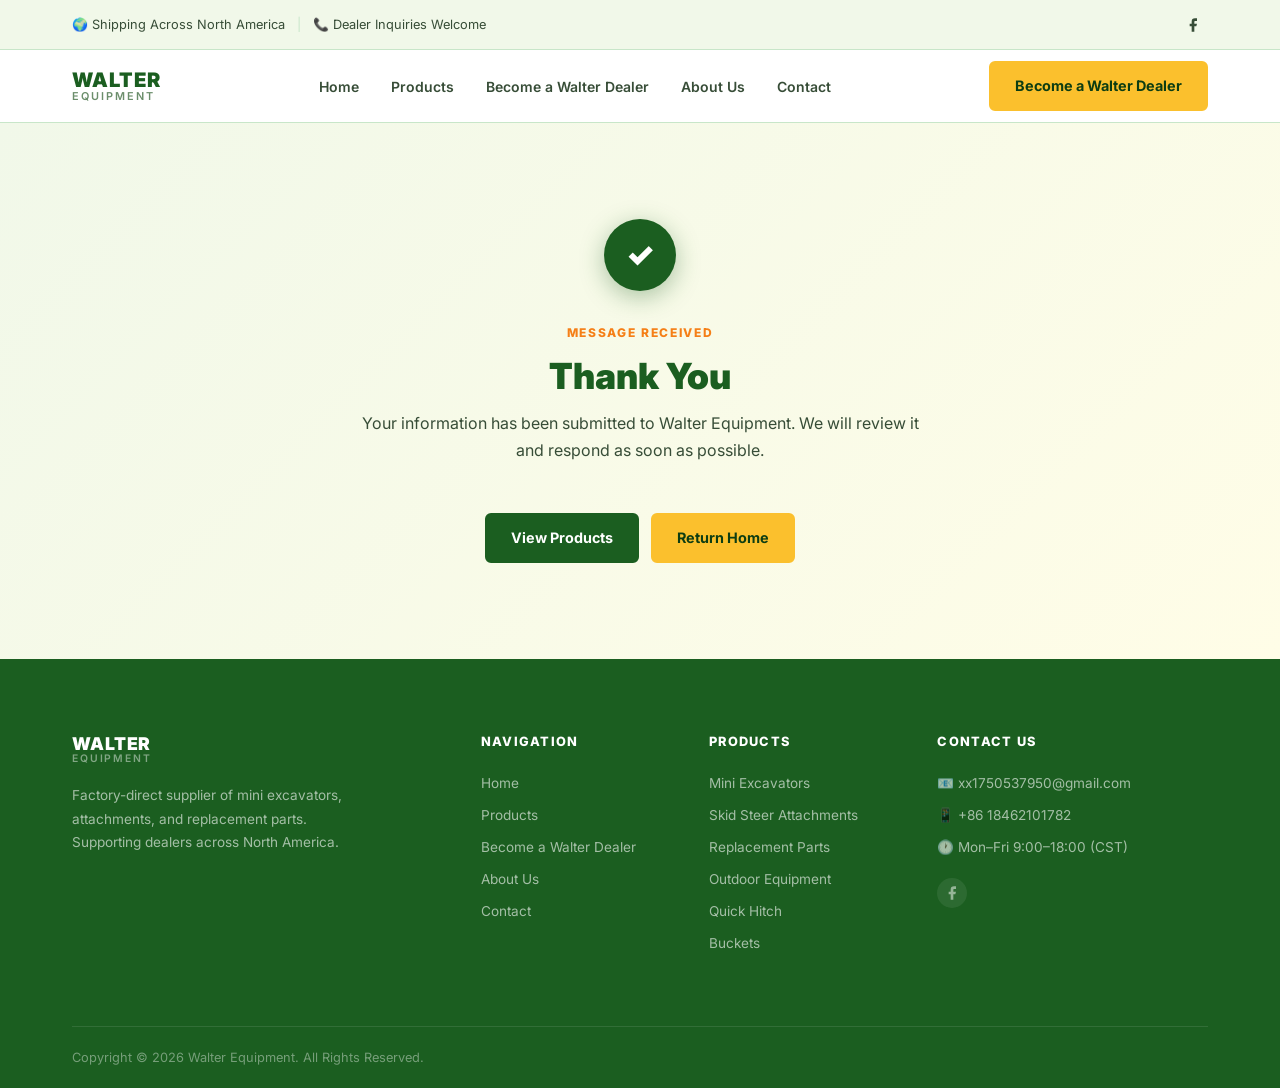
<file: thank-you.html>
<!DOCTYPE html>
<html lang="en">
<head>
    <meta charset="UTF-8">
    <meta name="viewport" content="width=device-width, initial-scale=1.0">
    <script>
        (function () {
            var filename = window.location.pathname.split('/').pop() || 'index.html';
            var page = {
                'products.html': 'products',
                'dealer.html': 'dealer',
                'about.html': 'about',
                'contact.html': 'contact',
                'thank-you.html': 'thanks'
            }[filename] || 'home';
            document.documentElement.setAttribute('data-page', page);
        }());
    </script>
    <!-- SEO -->
    <title>Thank You | Walter Equipment</title>
    <meta name="description" content="Your inquiry has been submitted to Walter Equipment.">
    <meta name="keywords" content="mini excavator, skid steer attachments, replacement parts, electric bikes, outdoor equipment, dealer program, OEM branding">
    <meta name="author" content="Walter Equipment">
    <meta name="robots" content="noindex, follow">
    <link rel="canonical" href="https://walterequip.com/thank-you.html">

    <!-- Open Graph -->
    <meta property="og:title" content="Thank You | Walter Equipment">
    <meta property="og:description" content="Factory-direct compact equipment, electric bikes, parts and dealer support across North America.">
    <meta property="og:type" content="website">
    <meta property="og:url" content="https://walterequip.com/thank-you.html">
    <meta property="og:image" content="https://walterequip.com/og-image.jpg">

    <!-- Twitter Card -->
    <meta name="twitter:card" content="summary_large_image">
    <meta name="twitter:title" content="Thank You | Walter Equipment">
    <meta name="twitter:description" content="Factory-direct compact equipment, electric bikes, parts and dealer support.">

    <!-- Google Fonts -->
    <link rel="preconnect" href="https://fonts.googleapis.com">
    <link rel="preconnect" href="https://fonts.gstatic.com" crossorigin>
    <link href="https://fonts.googleapis.com/css2?family=Inter:wght@400;500;600;700;800;900&display=swap" rel="stylesheet">

    <!-- Favicon -->
    <link rel="icon" type="image/svg+xml" href="data:image/svg+xml,<svg xmlns='http://www.w3.org/2000/svg' viewBox='0 0 100 100'><text y='.9em' font-size='90'>🚜</text></svg>">

    <!-- Stylesheet -->
    <link rel="stylesheet" href="css/style.css?v=20260813c">
</head>
<body>

    <!-- ================================================
         1. TOP BAR
         ================================================ -->
    <div class="top-bar">
        <div class="container top-bar-inner">
            <div class="top-bar-left">
                <span>🌍 Shipping Across North America</span>
                <span class="separator">|</span>
                <span>📞 Dealer Inquiries Welcome</span>
            </div>
            <div class="top-bar-right">
                <a href="https://www.facebook.com/profile.php?id=61561698753119#" class="social-icon" aria-label="Walter Equipment on Facebook" target="_blank" rel="noopener noreferrer">
                    <svg width="16" height="16" viewBox="0 0 24 24" fill="currentColor">
                        <path d="M18 2h-3a5 5 0 0 0-5 5v3H7v4h3v8h4v-8h3l1-4h-4V7a1 1 0 0 1 1-1h3z"/>
                    </svg>
                </a>
            </div>
        </div>
    </div>

    <!-- ================================================
         2. HEADER / NAVIGATION
         ================================================ -->
    <header class="header" id="header">
        <div class="container header-inner">
            <!-- Logo -->
            <a href="index.html" class="logo">
                <span class="logo-walter">WALTER</span>
                <span class="logo-equip">EQUIPMENT</span>
            </a>

            <!-- Desktop Navigation -->
            <nav class="nav" id="nav" aria-label="Main navigation">
                <ul class="nav-list">
                    <li><a href="index.html" class="nav-link" data-nav-page="home">Home</a></li>
                    <li><a href="products.html" class="nav-link" data-nav-page="products">Products</a></li>
                    <li><a href="dealer.html" class="nav-link" data-nav-page="dealer">Become a Walter Dealer</a></li>
                    <li><a href="about.html" class="nav-link" data-nav-page="about">About Us</a></li>
                    <li><a href="contact.html" class="nav-link" data-nav-page="contact">Contact</a></li>
                </ul>
            </nav>

            <!-- CTA Button -->
            <a href="dealer.html" class="btn btn-accent header-cta">Become a Walter Dealer</a>

            <!-- Mobile Hamburger -->
            <button type="button" class="hamburger" id="hamburger" aria-label="Toggle menu" aria-expanded="false">
                <span class="hamburger-bar"></span>
                <span class="hamburger-bar"></span>
                <span class="hamburger-bar"></span>
            </button>
        </div>
    </header>

    <!-- ================================================
         3. HERO SECTION
         ================================================ -->
    <section class="hero page-section page-home" id="hero">
        <div class="hero-bg-shapes">
            <div class="hero-shape hero-shape-1"></div>
            <div class="hero-shape hero-shape-2"></div>
            <div class="hero-shape hero-shape-3"></div>
        </div>
        <div class="container hero-inner">
            <!-- Left Content -->
            <div class="hero-content fade-in-up">
                <span class="hero-tag">Dealer Program Available</span>
                <h1 class="hero-title">Helping Equipment Dealers Grow Their Business</h1>
                <p class="hero-subtitle">Factory-direct compact equipment with reliable parts supply and long-term dealer support.</p>
                <div class="hero-description">
                    <span>Factory-direct pricing.</span>
                    <span>Reliable machines.</span>
                    <span>Long-term partnership.</span>
                </div>
                <div class="hero-buttons">
                    <a href="products.html" class="btn btn-primary btn-lg">View Products</a>
                    <a href="dealer.html" class="btn btn-accent btn-lg">Join Our Dealer Network</a>
                </div>
            </div>
            <!-- Right Visual: Hero Image -->
            <div class="hero-visual fade-in-up">
                <img src="images/excavator.png" alt="1.5T Mini Excavator - Walter Equipment" class="hero-main-img">
            </div>
        </div>
    </section>

    <!-- ================================================
         4. TRUST BAR — WHY CHOOSE WALTER
         ================================================ -->
    <section class="trust-bar page-section page-home">
        <div class="container trust-bar-inner">
            <div class="trust-item fade-in-up">
                <span class="trust-icon">🚜</span>
                <span class="trust-text">Factory Direct</span>
            </div>
            <div class="trust-sep"></div>
            <div class="trust-item fade-in-up">
                <span class="trust-icon">🔧</span>
                <span class="trust-text">OEM Available</span>
            </div>
            <div class="trust-sep"></div>
            <div class="trust-item fade-in-up">
                <span class="trust-icon">⚡</span>
                <span class="trust-text">Fast Response</span>
            </div>
            <div class="trust-sep"></div>
            <div class="trust-item fade-in-up">
                <span class="trust-icon">🤝</span>
                <span class="trust-text">Dealer Support</span>
            </div>
        </div>
    </section>

    <!-- ================================================
         5. ONE-STOP SUPPLIER BANNER
         ================================================ -->
    <section class="onestop-banner page-section page-home">
        <div class="container onestop-inner">
            <h2 class="onestop-title fade-in-up">Your One-Stop Supplier for Compact Equipment Dealers</h2>
            <div class="onestop-features fade-in-up">
                <div class="onestop-feature">
                    <span class="onestop-feature-icon">🚜</span>
                    <span class="onestop-feature-label">Mini Excavators</span>
                </div>
                <div class="onestop-feature">
                    <span class="onestop-feature-icon">🔧</span>
                    <span class="onestop-feature-label">Replacement Parts</span>
                </div>
                <div class="onestop-feature">
                    <span class="onestop-feature-icon">🌿</span>
                    <span class="onestop-feature-label">Skid Steer Attachments</span>
                </div>
                <div class="onestop-feature">
                    <span class="onestop-feature-icon">🤝</span>
                    <span class="onestop-feature-label">Dealer Program</span>
                </div>
            </div>
            <p class="onestop-desc fade-in-up">Everything your dealership needs — from machines to parts, all from one reliable supplier.</p>
        </div>
    </section>

    <!-- ================================================
         6. WHY DEALERS CHOOSE WALTER
         ================================================ -->
    <section class="why-dealers page-section page-home">
        <div class="container">
            <div class="section-header fade-in-up">
                <h2 class="section-title">Why Dealers Choose Walter</h2>
            </div>
            <div class="why-dealers-grid">
                <div class="why-dealer-card fade-in-up">
                    <span class="why-dealer-icon">✔</span>
                    <h3 class="why-dealer-name">Dealer Pricing</h3>
                </div>
                <div class="why-dealer-card fade-in-up">
                    <span class="why-dealer-icon">✔</span>
                    <h3 class="why-dealer-name">Reliable Spare Parts</h3>
                </div>
                <div class="why-dealer-card fade-in-up">
                    <span class="why-dealer-icon">✔</span>
                    <h3 class="why-dealer-name">OEM Branding</h3>
                </div>
                <div class="why-dealer-card fade-in-up">
                    <span class="why-dealer-icon">✔</span>
                    <h3 class="why-dealer-name">Fast Response</h3>
                </div>
            </div>
        </div>
    </section>

    <!-- ================================================
         7. FEATURED PRODUCTS
         ================================================ -->
    <section class="featured-products page-section page-products" id="products">
        <div class="container">
            <div class="section-header fade-in-up">
                <span class="section-tag">Our Products</span>
                <h2 class="section-title">Featured Products</h2>
                <p class="section-subtitle">Quality equipment, parts and electric mobility products for your dealership</p>
            </div>

            <!-- Category Tabs -->
            <div class="category-tabs fade-in-up" id="categoryTabs">
                <button type="button" class="category-tab active" data-category="all">All</button>
                <button type="button" class="category-tab" data-category="excavators">Mini Excavators</button>
                <button type="button" class="category-tab" data-category="attachments">Attachments</button>
                <button type="button" class="category-tab" data-category="parts">Replacement Parts</button>
                <button type="button" class="category-tab" data-category="outdoor">Outdoor Equipment</button>
            </div>

            <!-- Products Grid -->
            <div class="products-grid" id="productsGrid">
                <!-- 1.5T Mini Excavator -->
                <div class="product-card fade-in-up" data-category="excavators">
                    <div class="product-card-img">
                        <img src="images/excavator.png" alt="1.5T Mini Excavator - Walter Equipment" loading="lazy">
                    </div>
                    <div class="product-card-body">
                        <h3 class="product-card-title">1.5T Mini Excavator</h3>
                        <p class="product-card-desc">Compact powerhouse for landscaping, farms, and tight job sites. Reliable performance, easy transport.</p>
                        <a href="#contact" class="product-card-link">Learn More <span>→</span></a>
                    </div>
                </div>

                <!-- Rubber Tracks -->
                <div class="product-card fade-in-up" data-category="parts">
                    <div class="product-card-img">
                        <img src="images/rubber-tracks.png" alt="Rubber Tracks - Walter Equipment" loading="lazy">
                    </div>
                    <div class="product-card-body">
                        <h3 class="product-card-title">Rubber Tracks</h3>
                        <p class="product-card-desc">Durable rubber tracks for mini excavators and skid steers. Multiple sizes available for all major brands.</p>
                        <a href="#contact" class="product-card-link">Learn More <span>→</span></a>
                    </div>
                </div>

                <!-- Travel Motors -->
                <div class="product-card fade-in-up" data-category="parts">
                    <div class="product-card-img">
                        <img src="images/travel-motor.png" alt="Travel Motor - Walter Equipment" loading="lazy">
                    </div>
                    <div class="product-card-body">
                        <h3 class="product-card-title">Travel Motors</h3>
                        <p class="product-card-desc">High-quality hydraulic travel motors as direct OEM replacement. Compatible with all major excavator brands.</p>
                        <a href="#contact" class="product-card-link">Learn More <span>→</span></a>
                    </div>
                </div>

                <!-- Brush Cutter -->
                <div class="product-card fade-in-up" data-category="attachments">
                    <div class="product-card-img">
                        <img src="images/brush-cutter.png" alt="Brush Cutter Attachment - Walter Equipment" loading="lazy">
                    </div>
                    <div class="product-card-body">
                        <h3 class="product-card-title">Brush Cutter</h3>
                        <p class="product-card-desc">Heavy-duty skid steer brush cutter attachment. Perfect for land clearing, overgrown property, and right-of-way maintenance.</p>
                        <a href="#contact" class="product-card-link">Learn More <span>→</span></a>
                    </div>
                </div>

                <!-- Quick Connect -->
                <div class="product-card fade-in-up" data-category="attachments">
                    <div class="product-card-img">
                        <img src="images/quick-connect.jpg" alt="Quick Connect - Walter Equipment" loading="lazy">
                    </div>
                    <div class="product-card-body">
                        <h3 class="product-card-title">Quick Connect</h3>
                        <p class="product-card-desc">Hydraulic quick connect couplings for rapid attachment changes on mini excavators. Save time, increase efficiency on every job.</p>
                        <a href="#contact" class="product-card-link">Learn More <span>→</span></a>
                    </div>
                </div>

                <!-- Accessories -->
                <div class="product-card fade-in-up" data-category="attachments">
                    <div class="product-card-img">
                        <img src="images/accessories.jpg" alt="Excavator Accessories - Walter Equipment" loading="lazy">
                    </div>
                    <div class="product-card-body">
                        <h3 class="product-card-title">Accessories</h3>
                        <p class="product-card-desc">Wide range of excavator accessories: buckets, rippers, grapples and more. Various configurations available for all your needs.</p>
                        <a href="#contact" class="product-card-link">Learn More <span>→</span></a>
                    </div>
                </div>

                <!-- Outdoor Equipment: SU8 Rebel -->
                <article class="product-card product-card-outdoor fade-in-up" data-category="outdoor">
                    <div class="product-card-img">
                        <img src="images/outdoor/su8-rebel.jpg" alt="S1 fat-tire electric bike" loading="lazy" decoding="async">
                    </div>
                    <div class="product-card-body">
                        <h3 class="product-card-title">S1</h3>
                        <p class="product-card-desc">A moped-style fat-tire electric bike built around a reinforced carbon-steel frame, dual-crown suspension and a 150 kg rated payload.</p>
                        <ul class="product-specs">
                            <li><strong>Wheels:</strong> 20 x 4 in fat tires</li>
                            <li><strong>Drivetrain:</strong> Shimano 7-speed</li>
                            <li><strong>Range:</strong> Up to 65 km with pedal assist</li>
                            <li><strong>Display:</strong> M5 color center display</li>
                        </ul>
                        <p class="product-variants"><strong>Configurations:</strong> 52V 1500W / 20Ah with hydraulic brakes, or 48V 1000W / 16Ah with cable brakes.</p>
                        <a href="#contact" class="product-card-link">Request Details <span>→</span></a>
                    </div>
                </article>

                <!-- Outdoor Equipment: F1 -->
                <article class="product-card product-card-outdoor fade-in-up" data-category="outdoor">
                    <div class="product-card-img">
                        <img src="images/outdoor/f1-fat-tire.jpg" alt="S2 26-inch fat-tire electric bike" loading="lazy" decoding="async">
                    </div>
                    <div class="product-card-body">
                        <h3 class="product-card-title">S2</h3>
                        <p class="product-card-desc">A high-power 26-inch electric bike with a 6061 aluminum frame, lockout suspension fork and hydraulic disc brakes for mixed-surface riding.</p>
                        <ul class="product-specs">
                            <li><strong>Drive:</strong> 48V 1000W rear hub motor</li>
                            <li><strong>Battery:</strong> 16Ah</li>
                            <li><strong>Wheels:</strong> 26 x 4 in Chaoyang tires</li>
                            <li><strong>Range:</strong> 40-60 km electric; up to 65 km assisted</li>
                        </ul>
                        <a href="#contact" class="product-card-link">Request Details <span>→</span></a>
                    </div>
                </article>

                <!-- Outdoor Equipment: F1 AWD Pro -->
                <article class="product-card product-card-outdoor fade-in-up" data-category="outdoor">
                    <div class="product-card-img">
                        <img src="images/outdoor/f1-awd-pro.jpg" alt="S3 dual-motor electric bike" loading="lazy" decoding="async">
                    </div>
                    <div class="product-card-body">
                        <h3 class="product-card-title">S3</h3>
                        <p class="product-card-desc">This all-wheel-drive model pairs dual motors with an aluminum chassis, hydraulic braking and wide tires for confident traction on demanding terrain.</p>
                        <ul class="product-specs">
                            <li><strong>Drive:</strong> Dual 48V 1000W hub motors</li>
                            <li><strong>Battery:</strong> 22.4Ah</li>
                            <li><strong>Wheels:</strong> 26 x 4 in Chaoyang tires</li>
                            <li><strong>Range:</strong> 65-75 km electric; up to 85 km assisted</li>
                        </ul>
                        <a href="#contact" class="product-card-link">Request Details <span>→</span></a>
                    </div>
                </article>

                <!-- Outdoor Equipment: F1BWD -->
                <article class="product-card product-card-outdoor fade-in-up" data-category="outdoor">
                    <div class="product-card-img">
                        <img src="images/outdoor/f1bwd-dual-battery.jpg" alt="S4 dual-motor dual-battery electric bike" loading="lazy" decoding="async">
                    </div>
                    <div class="product-card-body">
                        <h3 class="product-card-title">S4</h3>
                        <p class="product-card-desc">A long-range configuration combining all-wheel drive with two battery packs, a lightweight aluminum frame and hydraulic braking.</p>
                        <ul class="product-specs">
                            <li><strong>Drive:</strong> Dual 48V 1000W hub motors</li>
                            <li><strong>Battery:</strong> Dual 22.4Ah packs</li>
                            <li><strong>Wheels:</strong> 26 x 4 in Chaoyang tires</li>
                            <li><strong>Drivetrain:</strong> Shimano 7-speed</li>
                        </ul>
                        <a href="#contact" class="product-card-link">Request Details <span>→</span></a>
                    </div>
                </article>

                <!-- Outdoor Equipment: R700 Cross-Rider -->
                <article class="product-card product-card-outdoor fade-in-up" data-category="outdoor">
                    <div class="product-card-img">
                        <img src="images/outdoor/r700-cross-rider.jpg" alt="S5 electric moped" loading="lazy" decoding="async">
                    </div>
                    <div class="product-card-body">
                        <h3 class="product-card-title">S5</h3>
                        <p class="product-card-desc">A rugged 20-inch electric moped with adjustable front suspension, a hydraulic rear shock and hydraulic brakes for comfortable everyday or trail use.</p>
                        <ul class="product-specs">
                            <li><strong>Wheels:</strong> 20 x 4 in Kenda tires</li>
                            <li><strong>Frame:</strong> Carbon steel; 150 kg rated payload</li>
                            <li><strong>Range:</strong> Up to 65 km with pedal assist</li>
                            <li><strong>Display:</strong> VA35 color display</li>
                        </ul>
                        <p class="product-variants"><strong>Configurations:</strong> 52V 1500W / 30Ah or 52V 1200W / 25Ah.</p>
                        <a href="#contact" class="product-card-link">Request Details <span>→</span></a>
                    </div>
                </article>

                <!-- Outdoor Equipment: R700 Pro Moto-X -->
                <article class="product-card product-card-outdoor fade-in-up" data-category="outdoor">
                    <div class="product-card-img">
                        <img src="images/outdoor/r700-pro-moto-x.jpg" alt="S6 electric moped" loading="lazy" decoding="async">
                    </div>
                    <div class="product-card-body">
                        <h3 class="product-card-title">S6</h3>
                        <p class="product-card-desc">A performance-focused electric moped with motorcycle-style hydraulic suspension, a reinforced steel frame and powerful lighting.</p>
                        <ul class="product-specs">
                            <li><strong>Drive:</strong> 60V 1800W</li>
                            <li><strong>Battery:</strong> 30Ah</li>
                            <li><strong>Wheels:</strong> 20 x 4 in Kenda tires</li>
                            <li><strong>Equipment:</strong> Hydraulic brakes and 3000-lumen headlight</li>
                        </ul>
                        <a href="#contact" class="product-card-link">Request Details <span>→</span></a>
                    </div>
                </article>

                <!-- Outdoor Equipment: EBM11 Daily Ace -->
                <article class="product-card product-card-outdoor fade-in-up" data-category="outdoor">
                    <div class="product-card-img">
                        <img src="images/outdoor/ebm11-daily-ace.jpg" alt="S7 commuter electric bike" loading="lazy" decoding="async">
                    </div>
                    <div class="product-card-body">
                        <h3 class="product-card-title">S7</h3>
                        <p class="product-card-desc">A practical commuter electric bike with a conventional 26-inch layout, rear cargo rack and approachable power delivery for daily transportation.</p>
                        <ul class="product-specs">
                            <li><strong>Drive:</strong> 36V 250W</li>
                            <li><strong>Battery:</strong> 13Ah</li>
                            <li><strong>Wheels:</strong> 26 x 1.95 in Kenda tires</li>
                            <li><strong>Equipment:</strong> 7-speed drivetrain and mechanical disc brakes</li>
                        </ul>
                        <a href="#contact" class="product-card-link">Request Details <span>→</span></a>
                    </div>
                </article>

                <!-- Outdoor Equipment: T3 Urban Swift -->
                <article class="product-card product-card-outdoor fade-in-up" data-category="outdoor">
                    <div class="product-card-img">
                        <img src="images/outdoor/t3-urban-swift.jpg" alt="S8 commuter electric bike" loading="lazy" decoding="async">
                    </div>
                    <div class="product-card-body">
                        <h3 class="product-card-title">S8</h3>
                        <p class="product-card-desc">A streamlined city e-bike with a removable battery, upright geometry and familiar bicycle controls for efficient urban travel.</p>
                        <ul class="product-specs">
                            <li><strong>Drive:</strong> 36V 250W</li>
                            <li><strong>Battery:</strong> 7.8Ah</li>
                            <li><strong>Range:</strong> 30-45 km</li>
                            <li><strong>Equipment:</strong> 7-speed drivetrain, disc brakes and LCD866 display</li>
                        </ul>
                        <a href="#contact" class="product-card-link">Request Details <span>→</span></a>
                    </div>
                </article>

                <!-- Outdoor Equipment: H1 Urban-X -->
                <article class="product-card product-card-outdoor fade-in-up" data-category="outdoor">
                    <div class="product-card-img">
                        <img src="images/outdoor/h1-urban-x.jpg" alt="S9 step-through electric bike" loading="lazy" decoding="async">
                    </div>
                    <div class="product-card-body">
                        <h3 class="product-card-title">S9</h3>
                        <p class="product-card-desc">A step-through urban e-bike equipped for commuting with a suspension fork, rear rack, mudguards and an easy-to-read NFC display.</p>
                        <ul class="product-specs">
                            <li><strong>Drive:</strong> 48V 500W</li>
                            <li><strong>Battery:</strong> 13Ah / 624Wh</li>
                            <li><strong>Wheels:</strong> 26 x 1.95 in city tires</li>
                            <li><strong>Range:</strong> 40-50 km</li>
                        </ul>
                        <a href="#contact" class="product-card-link">Request Details <span>→</span></a>
                    </div>
                </article>

                <!-- Outdoor Equipment: V1 Iron Knight -->
                <article class="product-card product-card-outdoor fade-in-up" data-category="outdoor">
                    <div class="product-card-img">
                        <img src="images/outdoor/v1-iron-knight.jpg" alt="S10 dual-motor electric bike" loading="lazy" decoding="async">
                    </div>
                    <div class="product-card-body">
                        <h3 class="product-card-title">S10</h3>
                        <p class="product-card-desc">A full-suspension, all-wheel-drive fat-tire e-bike with a 6061 aluminum frame and hydraulic braking for high-traction riding.</p>
                        <ul class="product-specs">
                            <li><strong>Drive:</strong> Dual 52V 1000W hub motors</li>
                            <li><strong>Battery:</strong> 22.4Ah</li>
                            <li><strong>Wheels:</strong> 26 x 4 in Chaoyang tires</li>
                            <li><strong>Range:</strong> 45-75 km electric; up to 85 km assisted</li>
                        </ul>
                        <a href="#contact" class="product-card-link">Request Details <span>→</span></a>
                    </div>
                </article>

                <!-- Outdoor Equipment: K10 Commander-X -->
                <article class="product-card product-card-outdoor fade-in-up" data-category="outdoor">
                    <div class="product-card-img">
                        <img src="images/outdoor/k10-commander-x.jpg" alt="S11 dual-motor electric moped" loading="lazy" decoding="async">
                    </div>
                    <div class="product-card-body">
                        <h3 class="product-card-title">S11</h3>
                        <p class="product-card-desc">A heavy-duty electric moped featuring dual motors, dual batteries, full suspension and a reinforced frame rated for a 180 kg payload.</p>
                        <ul class="product-specs">
                            <li><strong>Drive:</strong> Dual 52V 1000W hub motors</li>
                            <li><strong>Battery:</strong> 20Ah + 23Ah</li>
                            <li><strong>Wheels:</strong> 20 x 4 in fat tires</li>
                            <li><strong>Equipment:</strong> Hydraulic brakes, color display and cruise function</li>
                        </ul>
                        <a href="#contact" class="product-card-link">Request Details <span>→</span></a>
                    </div>
                </article>

                <!-- Outdoor Equipment: Z01 Pocket Tank -->
                <article class="product-card product-card-outdoor fade-in-up" data-category="outdoor">
                    <div class="product-card-img">
                        <img src="images/outdoor/z01-pocket-tank.jpg" alt="S12 folding fat-tire electric bike" loading="lazy" decoding="async">
                    </div>
                    <div class="product-card-body">
                        <h3 class="product-card-title">S12</h3>
                        <p class="product-card-desc">A compact folding fat-tire e-bike with a low step-through frame, suspension fork and front and rear seating for flexible urban use.</p>
                        <ul class="product-specs">
                            <li><strong>Drive:</strong> 36V 250W</li>
                            <li><strong>Battery:</strong> 13Ah</li>
                            <li><strong>Wheels:</strong> 20 x 4 in fat tires</li>
                            <li><strong>Range:</strong> 35-45 km electric; up to 50 km assisted</li>
                        </ul>
                        <a href="#contact" class="product-card-link">Request Details <span>→</span></a>
                    </div>
                </article>

                <!-- Outdoor Equipment: G20 Nomad -->
                <article class="product-card product-card-outdoor fade-in-up" data-category="outdoor">
                    <div class="product-card-img">
                        <img src="images/outdoor/g20-nomad.jpg" alt="S13 utility electric bike" loading="lazy" decoding="async">
                    </div>
                    <div class="product-card-body">
                        <h3 class="product-card-title">S13</h3>
                        <p class="product-card-desc">A compact utility e-bike with fat tires, an integrated battery and rear cargo platform, designed for daily transport and light hauling.</p>
                        <ul class="product-specs">
                            <li><strong>Drive:</strong> 48V 500W</li>
                            <li><strong>Battery:</strong> 20Ah integrated pack</li>
                            <li><strong>Wheels:</strong> 20 x 4 in fat tires</li>
                            <li><strong>Equipment:</strong> 7-speed drivetrain, TFT display and front/rear lights</li>
                        </ul>
                        <a href="#contact" class="product-card-link">Request Details <span>→</span></a>
                    </div>
                </article>

                <!-- Outdoor Equipment: K80 Liberty -->
                <article class="product-card product-card-outdoor fade-in-up" data-category="outdoor">
                    <div class="product-card-img">
                        <img src="images/outdoor/k80-liberty.jpg" alt="S14 full-suspension electric mountain bike" loading="lazy" decoding="async">
                    </div>
                    <div class="product-card-body">
                        <h3 class="product-card-title">S14</h3>
                        <p class="product-card-desc">A full-suspension electric mountain bike with a high-carbon-steel frame and broad 26-inch tires for comfort on uneven routes.</p>
                        <ul class="product-specs">
                            <li><strong>Drive:</strong> 350W rear hub motor</li>
                            <li><strong>Battery:</strong> 48V 13Ah</li>
                            <li><strong>Wheels:</strong> 26 x 2.6 in tires</li>
                            <li><strong>Equipment:</strong> Mechanical disc brakes and NFC TFT display</li>
                        </ul>
                        <a href="#contact" class="product-card-link">Request Details <span>→</span></a>
                    </div>
                </article>

                <!-- Outdoor Equipment: FC70 Eco-Step -->
                <article class="product-card product-card-outdoor fade-in-up" data-category="outdoor">
                    <div class="product-card-img">
                        <img src="images/outdoor/fc70-eco-step.jpg" alt="S15 fat-tire electric bike" loading="lazy" decoding="async">
                    </div>
                    <div class="product-card-body">
                        <h3 class="product-card-title">S15</h3>
                        <p class="product-card-desc">A versatile fat-tire e-bike with a reinforced steel frame, front and rear suspension and hydraulic braking for stable everyday riding.</p>
                        <ul class="product-specs">
                            <li><strong>Drive:</strong> 36V 250W</li>
                            <li><strong>Battery:</strong> 13Ah</li>
                            <li><strong>Wheels:</strong> 20 x 4 in puncture-resistant tires</li>
                            <li><strong>Equipment:</strong> 7-speed drivetrain and Bluetooth color display</li>
                        </ul>
                        <a href="#contact" class="product-card-link">Request Details <span>→</span></a>
                    </div>
                </article>

                <!-- Outdoor Equipment: R737 Ranger -->
                <article class="product-card product-card-outdoor fade-in-up" data-category="outdoor">
                    <div class="product-card-img">
                        <img src="images/outdoor/r737-ranger.jpg" alt="S16 dual-battery step-through electric bike" loading="lazy" decoding="async">
                    </div>
                    <div class="product-card-body">
                        <h3 class="product-card-title">S16</h3>
                        <p class="product-card-desc">A long-range step-through electric bike with two batteries, full suspension and an aluminum frame for comfortable all-day use.</p>
                        <ul class="product-specs">
                            <li><strong>Drive:</strong> 52V 750W rear hub motor</li>
                            <li><strong>Battery:</strong> 25Ah integrated + 21Ah rear pack</li>
                            <li><strong>Wheels:</strong> 26 x 4 in Kenda tires</li>
                            <li><strong>Equipment:</strong> Hydraulic brakes and rear cargo rack</li>
                        </ul>
                        <a href="#contact" class="product-card-link">Request Details <span>→</span></a>
                    </div>
                </article>

                <!-- Outdoor Equipment: U745 Flow -->
                <article class="product-card product-card-outdoor fade-in-up" data-category="outdoor">
                    <div class="product-card-img">
                        <img src="images/outdoor/u745-flow.jpg" alt="S17 belt-drive urban electric bike" loading="lazy" decoding="async">
                    </div>
                    <div class="product-card-body">
                        <h3 class="product-card-title">S17</h3>
                        <p class="product-card-desc">A clean, low-maintenance urban e-bike using a quiet belt drive and torque sensor for smooth, natural pedal assistance without a throttle.</p>
                        <ul class="product-specs">
                            <li><strong>Drive:</strong> 36V 250W rear hub motor</li>
                            <li><strong>Battery:</strong> 10.4Ah integrated pack</li>
                            <li><strong>Wheels:</strong> 700 x 45C Chaoyang tires</li>
                            <li><strong>Equipment:</strong> Single-speed belt drive and hydraulic brakes</li>
                        </ul>
                        <a href="#contact" class="product-card-link">Request Details <span>→</span></a>
                    </div>
                </article>

                <!-- Outdoor Equipment: U726 -->
                <article class="product-card product-card-outdoor fade-in-up" data-category="outdoor">
                    <div class="product-card-img">
                        <img src="images/outdoor/u726.jpg" alt="S18 full-suspension fat-tire electric bike" loading="lazy" decoding="async">
                    </div>
                    <div class="product-card-body">
                        <h3 class="product-card-title">S18</h3>
                        <p class="product-card-desc">A versatile aluminum fat-tire e-bike with full suspension, a high-capacity integrated battery and practical rear cargo rack.</p>
                        <ul class="product-specs">
                            <li><strong>Drive:</strong> 48V 500W rear hub motor</li>
                            <li><strong>Battery:</strong> 20Ah integrated pack</li>
                            <li><strong>Wheels:</strong> 26 x 4 in Kenda tires</li>
                            <li><strong>Equipment:</strong> Shimano 7-speed and hydraulic brakes</li>
                        </ul>
                        <a href="#contact" class="product-card-link">Request Details <span>→</span></a>
                    </div>
                </article>

                <!-- Outdoor Equipment: R7100 -->
                <article class="product-card product-card-outdoor fade-in-up" data-category="outdoor">
                    <div class="product-card-img">
                        <img src="images/outdoor/r7100.jpg" alt="S19 torque-sensor electric bike" loading="lazy" decoding="async">
                    </div>
                    <div class="product-card-body">
                        <h3 class="product-card-title">S19</h3>
                        <p class="product-card-desc">An aluminum 27.5-inch electric bike with torque-sensing assistance for responsive power delivery and a natural pedaling feel.</p>
                        <ul class="product-specs">
                            <li><strong>Drive:</strong> 48V 500W rear hub motor</li>
                            <li><strong>Battery:</strong> 20Ah integrated pack</li>
                            <li><strong>Wheels:</strong> 27.5 x 2.2 in Kenda tires</li>
                            <li><strong>Equipment:</strong> Shimano 7-speed and hydraulic brakes</li>
                        </ul>
                        <a href="#contact" class="product-card-link">Request Details <span>→</span></a>
                    </div>
                </article>

                <!-- Outdoor Equipment: T600 -->
                <article class="product-card product-card-outdoor fade-in-up" data-category="outdoor">
                    <div class="product-card-img">
                        <img src="images/outdoor/t600.jpg" alt="S20 dual-motor utility electric bike" loading="lazy" decoding="async">
                    </div>
                    <div class="product-card-body">
                        <h3 class="product-card-title">S20</h3>
                        <p class="product-card-desc">A dual-motor utility e-bike with an aluminum frame, large integrated battery and rear cargo rack for traction and carrying capacity.</p>
                        <ul class="product-specs">
                            <li><strong>Drive:</strong> Dual 48V 750W hub motors</li>
                            <li><strong>Battery:</strong> 30Ah integrated pack</li>
                            <li><strong>Wheels:</strong> 26 x 4 in Kenda tires</li>
                            <li><strong>Equipment:</strong> Hydraulic brakes and Kingmeter VA47 display</li>
                        </ul>
                        <a href="#contact" class="product-card-link">Request Details <span>→</span></a>
                    </div>
                </article>

                <!-- Outdoor Equipment: M730 -->
                <article class="product-card product-card-outdoor fade-in-up" data-category="outdoor">
                    <div class="product-card-img">
                        <img src="images/outdoor/m730.jpg" alt="S21 Bafang mid-drive fat-tire electric bike" loading="lazy" decoding="async">
                    </div>
                    <div class="product-card-body">
                        <h3 class="product-card-title">S21</h3>
                        <p class="product-card-desc">A premium mid-drive fat-tire e-bike with torque sensing, an aluminum chassis and a Shimano 8-speed drivetrain for controlled off-road power.</p>
                        <ul class="product-specs">
                            <li><strong>Drive:</strong> Bafang 48V 1000W mid-drive motor</li>
                            <li><strong>Battery:</strong> 25Ah integrated pack</li>
                            <li><strong>Wheels:</strong> 26 x 4 in Kenda tires</li>
                            <li><strong>Equipment:</strong> Hydraulic brakes, thumb throttle and rear rack</li>
                        </ul>
                        <a href="#contact" class="product-card-link">Request Details <span>→</span></a>
                    </div>
                </article>
            </div>
        </div>
    </section>

    <!-- ================================================
         8. DEALER INQUIRY FORM (Homepage)
         ================================================ -->
    <section class="dealer-inquiry page-section page-removed" id="dealer-inquiry">
        <div class="container">
            <div class="dealer-inquiry-grid">
                <!-- Left: Info -->
                <div class="dealer-inquiry-info fade-in-up">
                    <span class="section-tag">Join Our Network</span>
                    <h2 class="section-title">Become a Walter Dealer</h2>
                    <p class="dealer-inquiry-text">Partner with Walter Equipment and grow your dealership with factory-direct pricing, reliable supply, and long-term support. We are actively expanding our dealer network across North America.</p>
                    <div class="dealer-inquiry-benefits">
                        <div class="di-benefit">
                            <span class="di-check">✔</span>
                            <span>Competitive dealer pricing</span>
                        </div>
                        <div class="di-benefit">
                            <span class="di-check">✔</span>
                            <span>OEM branding available</span>
                        </div>
                        <div class="di-benefit">
                            <span class="di-check">✔</span>
                            <span>Reliable spare parts supply</span>
                        </div>
                        <div class="di-benefit">
                            <span class="di-check">✔</span>
                            <span>Dedicated account manager</span>
                        </div>
                    </div>
                </div>
                <!-- Right: Form -->
                <div class="dealer-inquiry-form-wrapper fade-in-up">
                    <form class="inquiry-form" id="inquiryForm" novalidate>
                        <div class="form-row">
                            <div class="form-group">
                                <label for="inq-company">Company Name <span class="required">*</span></label>
                                <input type="text" id="inq-company" name="company" placeholder="ABC Equipment Co." required>
                                <span class="form-error" id="inq-companyError"></span>
                            </div>
                            <div class="form-group">
                                <label for="inq-country">Country <span class="required">*</span></label>
                                <input type="text" id="inq-country" name="country" placeholder="United States" required>
                                <span class="form-error" id="inq-countryError"></span>
                            </div>
                        </div>
                        <div class="form-row">
                            <div class="form-group">
                                <label for="inq-email">Email <span class="required">*</span></label>
                                <input type="email" id="inq-email" name="email" placeholder="contact@company.com" required>
                                <span class="form-error" id="inq-emailError"></span>
                            </div>
                            <div class="form-group">
                                <label for="inq-whatsapp">WhatsApp</label>
                                <input type="text" id="inq-whatsapp" name="whatsapp" placeholder="+1 234 567 8900">
                            </div>
                        </div>
                        <div class="form-group">
                            <label for="inq-products">Interested Products <span class="required">*</span></label>
                            <select id="inq-products" name="products" required>
                                <option value="" disabled selected>Select product category...</option>
                                <option value="mini-excavator">Mini Excavator</option>
                                <option value="attachments">Attachments</option>
                                <option value="parts">Parts</option>
                                <option value="outdoor-equipment">Outdoor Equipment</option>
                                <option value="all">All Products</option>
                            </select>
                            <span class="form-error" id="inq-productsError"></span>
                        </div>
                        <div class="form-group">
                            <label for="inq-message">Message</label>
                            <textarea id="inq-message" name="message" rows="3" placeholder="Tell us about your business..."></textarea>
                        </div>
                        <button type="submit" class="btn btn-primary btn-submit" id="inqSubmitBtn">
                            <span class="btn-text">Submit Inquiry</span>
                            <span class="btn-loading" style="display:none;">
                                <svg class="spinner" viewBox="0 0 24 24" width="18" height="18">
                                    <circle cx="12" cy="12" r="10" stroke="currentColor" stroke-width="3" fill="none" stroke-dasharray="60" stroke-dashoffset="20"/>
                                </svg>
                                Submitting...
                            </span>
                        </button>
                        <div class="form-success" id="inqFormSuccess" style="display:none;">
                            <span>🎉</span> Thank you! We'll be in touch within 24 hours.
                        </div>
                    </form>
                </div>
            </div>
        </div>
    </section>

    <!-- ================================================
         9. MARKETING MODULE (Facebook Ad Landing)
         ================================================ -->
    <section class="marketing-module page-section page-removed">
        <div class="container marketing-inner">
            <div class="marketing-badge fade-in-up">🚜 Dealer Network Expanding</div>
            <h2 class="marketing-title fade-in-up">Looking for Equipment Dealers</h2>
            <p class="marketing-text fade-in-up">We're expanding our dealer network across North America. Contact us today to learn more about our dealer pricing, OEM service and partnership opportunities.</p>
            <a href="dealer.html" class="btn btn-accent btn-lg fade-in-up">Become a Walter Dealer</a>
        </div>
    </section>

    <!-- ================================================
         10. DEALER PROGRAM (Anchor Page)
         ================================================ -->
    <section class="dealer-program page-section page-dealer" id="dealer-program">
        <div class="container">
            <div class="section-header fade-in-up">
                <span class="section-tag">Partnership</span>
                <h2 class="section-title">Become a Walter Dealer</h2>
                <p class="section-subtitle">Join a growing network of dealers who trust Walter Equipment as their factory-direct supplier.</p>
            </div>

            <div class="dealer-program-grid">
                <!-- Left: Why Partner -->
                <div class="dealer-why fade-in-up">
                    <h3 class="dealer-why-title">Why Partner With Walter</h3>
                    <div class="dealer-why-list">
                        <div class="dealer-why-item">
                            <span class="dealer-why-icon">💰</span>
                            <div>
                                <strong>Competitive Pricing</strong>
                                <p>Factory-direct pricing that lets you compete and win.</p>
                            </div>
                        </div>
                        <div class="dealer-why-item">
                            <span class="dealer-why-icon">🏷️</span>
                            <div>
                                <strong>OEM Branding</strong>
                                <p>Put your brand on our machines. Full OEM support available.</p>
                            </div>
                        </div>
                        <div class="dealer-why-item">
                            <span class="dealer-why-icon">🔧</span>
                            <div>
                                <strong>Reliable Spare Parts</strong>
                                <p>Consistent parts supply so your customers never wait.</p>
                            </div>
                        </div>
                        <div class="dealer-why-item">
                            <span class="dealer-why-icon">📣</span>
                            <div>
                                <strong>Marketing Support</strong>
                                <p>Brochures, photos, and digital assets ready to use.</p>
                            </div>
                        </div>
                        <div class="dealer-why-item">
                            <span class="dealer-why-icon">⚡</span>
                            <div>
                                <strong>Fast Response</strong>
                                <p>Quick replies, quick solutions. Your time matters.</p>
                            </div>
                        </div>
                        <div class="dealer-why-item">
                            <span class="dealer-why-icon">🤝</span>
                            <div>
                                <strong>Long-term Supply</strong>
                                <p>We plan for the long haul — reliable supply for years to come.</p>
                            </div>
                        </div>
                    </div>
                </div>

                <!-- Right: Application Form -->
                <div class="dealer-apply fade-in-up">
                    <div class="dealer-apply-card">
                        <h3 class="dealer-apply-title">Dealer Application Form</h3>
                        <form class="apply-form" id="applyForm" action="https://formsubmit.co/xx1750537950@gmail.com" method="POST" accept-charset="UTF-8" novalidate>
                            <input type="hidden" name="_subject" value="New Walter Equipment Dealer Application">
                            <input type="hidden" name="_template" value="table">
                            <input type="hidden" name="_next" value="https://walterequip.com/thank-you.html">
                            <input type="hidden" name="_url" value="https://walterequip.com/dealer.html">
                            <div class="form-group">
                                <label for="app-company">Company Name <span class="required">*</span></label>
                                <input type="text" id="app-company" name="company" placeholder="ABC Equipment Co." required>
                                <span class="form-error" id="app-companyError"></span>
                            </div>
                            <div class="form-group">
                                <label for="app-country">Country <span class="required">*</span></label>
                                <input type="text" id="app-country" name="country" placeholder="United States" required>
                                <span class="form-error" id="app-countryError"></span>
                            </div>
                            <div class="form-group">
                                <label for="app-contact">Contact Person <span class="required">*</span></label>
                                <input type="text" id="app-contact" name="contact" placeholder="John Smith" required>
                                <span class="form-error" id="app-contactError"></span>
                            </div>
                            <div class="form-group">
                                <label for="app-email">Email <span class="required">*</span></label>
                                <input type="email" id="app-email" name="email" placeholder="contact@company.com" required>
                                <span class="form-error" id="app-emailError"></span>
                            </div>
                            <div class="form-group">
                                <label for="app-phone">Phone / WhatsApp</label>
                                <input type="text" id="app-phone" name="phone" placeholder="+1 234 567 8900">
                            </div>
                            <div class="form-group">
                                <label for="app-type">Business Type <span class="required">*</span></label>
                                <select id="app-type" name="type" required>
                                    <option value="" disabled selected>Select type...</option>
                                    <option value="dealer">Dealer</option>
                                    <option value="distributor">Distributor</option>
                                    <option value="other">Other</option>
                                </select>
                                <span class="form-error" id="app-typeError"></span>
                            </div>
                            <div class="form-group">
                                <label for="app-products">Interested Products <span class="required">*</span></label>
                                <select id="app-products" name="interested_products" required>
                                    <option value="" disabled selected>Select product category...</option>
                                    <option value="Mini Excavators">Mini Excavators</option>
                                    <option value="Attachments">Attachments</option>
                                    <option value="Replacement Parts">Replacement Parts</option>
                                    <option value="Outdoor Equipment">Outdoor Equipment</option>
                                    <option value="Multiple Product Lines">Multiple Product Lines</option>
                                </select>
                                <span class="form-error" id="app-productsError"></span>
                            </div>
                            <div class="form-group">
                                <label for="app-message">Message</label>
                                <textarea id="app-message" name="message" rows="3" placeholder="Tell us about your dealership..."></textarea>
                            </div>
                            <button type="submit" class="btn btn-primary btn-submit" id="appSubmitBtn">
                                <span class="btn-text">Apply Now</span>
                                <span class="btn-loading" style="display:none;">
                                    <svg class="spinner" viewBox="0 0 24 24" width="18" height="18">
                                        <circle cx="12" cy="12" r="10" stroke="currentColor" stroke-width="3" fill="none" stroke-dasharray="60" stroke-dashoffset="20"/>
                                    </svg>
                                    Applying...
                                </span>
                            </button>
                            <p class="form-note">Your application will be emailed securely to Walter Equipment. We normally respond within 24 hours.</p>
                        </form>
                    </div>
                </div>
            </div>
        </div>
    </section>

    <!-- ================================================
         11. ABOUT US (Simplified)
         ================================================ -->
    <section class="about page-section page-about" id="about">
        <div class="container">
            <div class="section-header fade-in-up">
                <span class="section-tag">Our Story</span>
                <h2 class="section-title">About Walter Equipment</h2>
            </div>
            <div class="about-grid">
                <div class="about-card fade-in-up">
                    <span class="about-card-icon">🏢</span>
                    <h3 class="about-card-title">Who We Are</h3>
                    <p class="about-card-desc">Dedicated to supporting equipment dealers with quality machines and reliable parts supply.</p>
                </div>
                <div class="about-card fade-in-up">
                    <span class="about-card-icon">🚜</span>
                    <h3 class="about-card-title">What We Supply</h3>
                    <p class="about-card-desc">Mini excavators, attachments, and replacement parts — all factory-direct.</p>
                </div>
                <div class="about-card fade-in-up">
                    <span class="about-card-icon">🤝</span>
                    <h3 class="about-card-title">Why Dealers Work With Us</h3>
                    <p class="about-card-desc">Competitive pricing, OEM options, and long-term partnership commitment.</p>
                </div>
            </div>
            <!-- Factory Photo Placeholder -->
            <div class="factory-placeholder fade-in-up">
                <div class="factory-placeholder-inner">
                    <span class="factory-placeholder-icon">📷</span>
                    <span class="factory-placeholder-text">[Add Factory Photos / Warehouse Images Here]</span>
                </div>
            </div>
        </div>
    </section>

    <!-- ================================================
         12. CONTACT SECTION
         ================================================ -->
    <section class="contact page-section page-contact" id="contact">
        <div class="container">
            <div class="section-header fade-in-up">
                <span class="section-tag">Contact</span>
                <h2 class="section-title">Get In Touch</h2>
                <p class="section-subtitle">Ready to explore a partnership? Fill out the form and we'll get back to you within 24 hours.</p>
            </div>

            <div class="contact-grid">
                <!-- Left: Form -->
                <div class="contact-form-wrapper fade-in-up">
                    <form class="contact-form" id="contactForm" action="https://formsubmit.co/xx1750537950@gmail.com" method="POST" accept-charset="UTF-8" novalidate>
                        <input type="hidden" name="_subject" value="New Walter Equipment Website Inquiry">
                        <input type="hidden" name="_template" value="table">
                        <input type="hidden" name="_next" value="https://walterequip.com/thank-you.html">
                        <input type="hidden" name="_url" value="https://walterequip.com/contact.html">
                        <div class="form-row">
                            <div class="form-group">
                                <label for="name">Full Name <span class="required">*</span></label>
                                <input type="text" id="name" name="name" placeholder="John Smith" required>
                                <span class="form-error" id="nameError"></span>
                            </div>
                            <div class="form-group">
                                <label for="email">Email Address <span class="required">*</span></label>
                                <input type="email" id="email" name="email" placeholder="john@company.com" required>
                                <span class="form-error" id="emailError"></span>
                            </div>
                        </div>
                        <div class="form-row">
                            <div class="form-group">
                                <label for="company">Company / Dealership</label>
                                <input type="text" id="company" name="company" placeholder="ABC Equipment Co.">
                            </div>
                            <div class="form-group">
                                <label for="product">Product Interest <span class="required">*</span></label>
                                <select id="product" name="product" required>
                                    <option value="" disabled selected>Select a product line...</option>
                                    <option value="mini-excavator">Mini Excavators</option>
                                    <option value="attachments">Attachments</option>
                                    <option value="parts">Replacement Parts</option>
                                    <option value="outdoor-equipment">Outdoor Equipment</option>
                                    <option value="multiple">Multiple Products</option>
                                    <option value="dealer">Dealer Partnership</option>
                                </select>
                                <span class="form-error" id="productError"></span>
                            </div>
                        </div>
                        <div class="form-group form-group-full">
                            <label for="message">Message</label>
                            <textarea id="message" name="message" rows="5" placeholder="Tell us about your business and what you're looking for..."></textarea>
                        </div>
                        <div class="form-group form-group-full">
                            <label for="contact-whatsapp">Phone / WhatsApp</label>
                            <input type="tel" id="contact-whatsapp" name="phone_whatsapp" placeholder="+1 234 567 8900">
                        </div>
                        <button type="submit" class="btn btn-primary btn-submit" id="submitBtn">
                            <span class="btn-text">Send Message</span>
                            <span class="btn-loading" style="display:none;">
                                <svg class="spinner" viewBox="0 0 24 24" width="18" height="18">
                                    <circle cx="12" cy="12" r="10" stroke="currentColor" stroke-width="3" fill="none" stroke-dasharray="60" stroke-dashoffset="20"/>
                                </svg>
                                Sending...
                            </span>
                        </button>
                        <p class="form-note">Your message will be emailed securely to Walter Equipment. We normally respond within 24 hours.</p>
                    </form>
                </div>

                <!-- Right: Contact Info -->
                <div class="contact-info fade-in-up">
                    <div class="contact-info-card">
                        <h3 class="contact-info-title">Contact Information</h3>
                        <div class="contact-info-list">
                            <div class="contact-info-item">
                                <span class="contact-info-icon">📧</span>
                                <div>
                                    <span class="contact-info-label">Email</span>
                                    <a href="mailto:xx1750537950@gmail.com" class="contact-info-value">xx1750537950@gmail.com</a>
                                </div>
                            </div>
                            <div class="contact-info-item">
                                <span class="contact-info-icon">📱</span>
                                <div>
                                    <span class="contact-info-label">WhatsApp</span>
                                    <a href="https://wa.me/8618462101782" class="contact-info-value" target="_blank" rel="noopener noreferrer">+86 18462101782</a>
                                </div>
                            </div>
                            <div class="contact-info-item">
                                <span class="contact-info-icon">💬</span>
                                <div>
                                    <span class="contact-info-label">Facebook</span>
                                    <a href="https://www.facebook.com/profile.php?id=61561698753119#" class="contact-info-value" target="_blank" rel="noopener noreferrer">Walter Equipment on Facebook</a>
                                </div>
                            </div>
                            <div class="contact-info-item">
                                <span class="contact-info-icon">🕐</span>
                                <div>
                                    <span class="contact-info-label">Business Hours</span>
                                    <span class="contact-info-value">Mon–Fri 9:00–18:00 (CST)</span>
                                </div>
                            </div>
                        </div>
                    </div>
                </div>
            </div>
        </div>
    </section>

    <section class="submission-confirmation page-section page-thanks" aria-labelledby="submission-title">
        <div class="container submission-confirmation-inner">
            <span class="submission-confirmation-icon" aria-hidden="true">✓</span>
            <span class="section-tag">Message Received</span>
            <h1 class="section-title" id="submission-title">Thank You</h1>
            <p class="section-subtitle">Your information has been submitted to Walter Equipment. We will review it and respond as soon as possible.</p>
            <div class="submission-confirmation-actions">
                <a href="products.html" class="btn btn-primary">View Products</a>
                <a href="index.html" class="btn btn-accent">Return Home</a>
            </div>
        </div>
    </section>

    <!-- ================================================
         13. FOOTER
         ================================================ -->
    <footer class="footer">
        <div class="container footer-inner">
            <div class="footer-grid">
                <!-- Col 1: Logo + Description -->
                <div class="footer-col footer-col-brand">
                    <a href="index.html" class="footer-logo">
                        <span class="logo-walter">WALTER</span>
                        <span class="logo-equip">EQUIPMENT</span>
                    </a>
                    <p class="footer-desc">Factory-direct supplier of mini excavators, attachments, and replacement parts. Supporting dealers across North America.</p>
                </div>

                <!-- Col 2: Navigation -->
                <div class="footer-col">
                    <h4 class="footer-heading">Navigation</h4>
                    <ul class="footer-links">
                        <li><a href="index.html">Home</a></li>
                        <li><a href="products.html">Products</a></li>
                        <li><a href="dealer.html">Become a Walter Dealer</a></li>
                        <li><a href="about.html">About Us</a></li>
                        <li><a href="contact.html">Contact</a></li>
                    </ul>
                </div>

                <!-- Col 3: Products -->
                <div class="footer-col">
                    <h4 class="footer-heading">Products</h4>
                    <ul class="footer-links">
                        <li><a href="mini-excavators.html">Mini Excavators</a></li>
                        <li><a href="products.html">Skid Steer Attachments</a></li>
                        <li><a href="parts.html">Replacement Parts</a></li>
                        <li><a href="products.html">Outdoor Equipment</a></li>
                        <li><a href="products.html">Quick Hitch</a></li>
                        <li><a href="products.html">Buckets</a></li>
                    </ul>
                </div>

                <!-- Col 4: Contact Info -->
                <div class="footer-col">
                    <h4 class="footer-heading">Contact Us</h4>
                    <ul class="footer-links footer-contact">
                        <li><a href="mailto:xx1750537950@gmail.com">📧 xx1750537950@gmail.com</a></li>
                        <li><a href="https://wa.me/8618462101782" target="_blank" rel="noopener noreferrer">📱 +86 18462101782</a></li>
                        <li>🕐 Mon–Fri 9:00–18:00 (CST)</li>
                    </ul>
                    <div class="footer-social">
                        <a href="https://www.facebook.com/profile.php?id=61561698753119#" aria-label="Walter Equipment on Facebook" class="social-icon" target="_blank" rel="noopener noreferrer">
                            <svg width="16" height="16" viewBox="0 0 24 24" fill="currentColor"><path d="M18 2h-3a5 5 0 0 0-5 5v3H7v4h3v8h4v-8h3l1-4h-4V7a1 1 0 0 1 1-1h3z"/></svg>
                        </a>
                    </div>
                </div>
            </div>

            <!-- Bottom Bar -->
            <div class="footer-bottom">
                <p class="footer-copy">Copyright &copy; 2026 Walter Equipment. All Rights Reserved.</p>
            </div>
        </div>
    </footer>

    <!-- Scripts -->
    <script src="js/main.js?v=20260813c"></script>
</body>
</html>
</file>
<file: css/style.css>
/* ================================================
   Walter Equipment - Website V3
   Dealer-Focused B2B Redesign
   Color: Deep Green (#1b5e20) + Yellow (#fbc02d)
   ================================================ */

/* ================================================
   1. CSS VARIABLES & RESET
   ================================================ */
:root {
    /* Colors */
    --color-primary: #1b5e20;
    --color-primary-light: #2e7d32;
    --color-primary-dark: #0d3d12;
    --color-secondary: #388e3c;
    --color-accent: #fbc02d;
    --color-accent-hover: #f9a825;
    --color-accent-dark: #f57f17;
    --color-success: #2e7d32;

    --color-bg: #ffffff;
    --color-bg-alt: #f1f8e9;
    --color-bg-warm: #fffde7;
    --color-card: #ffffff;
    --color-border: #c8e6c9;

    --color-text: #1a2e1a;
    --color-text-secondary: #374d37;
    --color-text-muted: #6b8e6b;

    /* Spacing */
    --space-xs: 0.375rem;
    --space-sm: 0.75rem;
    --space-md: 1.25rem;
    --space-lg: 2rem;
    --space-xl: 3rem;
    --space-2xl: 4.5rem;
    --space-3xl: 6rem;

    /* Layout */
    --max-width: 1200px;
    --header-height: 72px;

    /* Border Radius */
    --radius-sm: 6px;
    --radius-md: 10px;
    --radius-lg: 16px;
    --radius-xl: 24px;

    /* Shadows */
    --shadow-sm: 0 1px 3px rgba(0, 0, 0, 0.08);
    --shadow-md: 0 4px 16px rgba(0, 0, 0, 0.1);
    --shadow-lg: 0 10px 40px rgba(0, 0, 0, 0.12);
    --shadow-primary: 0 6px 24px rgba(27, 94, 32, 0.35);
    --shadow-accent: 0 6px 24px rgba(251, 192, 45, 0.45);

    /* Transitions */
    --transition: 0.3s ease;
    --transition-fast: 0.15s ease;
}

/* Reset */
*, *::before, *::after {
    box-sizing: border-box;
    margin: 0;
    padding: 0;
}

html {
    scroll-behavior: smooth;
    font-size: 16px;
}

body {
    font-family: 'Inter', -apple-system, BlinkMacSystemFont, sans-serif;
    font-weight: 400;
    color: var(--color-text);
    background-color: var(--color-bg);
    line-height: 1.65;
    -webkit-font-smoothing: antialiased;
    -moz-osx-font-smoothing: grayscale;
}

img, svg { display: block; max-width: 100%; }
a { color: inherit; text-decoration: none; }
ul { list-style: none; }
button { font-family: inherit; cursor: pointer; border: none; background: none; }
input, textarea, select { font-family: inherit; }

/* ================================================
   2. UTILITY CLASSES
   ================================================ */
.container {
    width: 100%;
    max-width: var(--max-width);
    margin: 0 auto;
    padding: 0 var(--space-lg);
}

[id] { scroll-margin-top: calc(var(--header-height) + 16px); }

/* Multi-page visibility. The html[data-page] prefix keeps later section
   layout rules from overriding the route-level visibility. */
html[data-page] .page-section { display: none; }
html[data-page="home"] .page-home,
html[data-page="products"] .page-products,
html[data-page="mini-excavators"] .page-mini-excavators,
html[data-page="parts"] .page-parts,
html[data-page="dealer"] .page-dealer,
html[data-page="about"] .page-about,
html[data-page="contact"] .page-contact,
html[data-page="thanks"] .page-thanks { display: block; }

.sr-only {
    position: absolute;
    width: 1px;
    height: 1px;
    padding: 0;
    margin: -1px;
    overflow: hidden;
    clip: rect(0, 0, 0, 0);
    white-space: nowrap;
    border: 0;
}

/* Buttons */
.btn {
    display: inline-flex;
    align-items: center;
    justify-content: center;
    gap: var(--space-xs);
    padding: 0.7rem 1.5rem;
    border-radius: var(--radius-sm);
    font-weight: 700;
    font-size: 0.9rem;
    transition: all var(--transition);
    cursor: pointer;
    white-space: nowrap;
    border: 2px solid transparent;
}

.btn-lg {
    padding: 0.9rem 2rem;
    font-size: 1rem;
}

.btn-primary {
    background-color: var(--color-primary);
    color: #ffffff;
    border-color: var(--color-primary);
}
.btn-primary:hover {
    background-color: var(--color-primary-dark);
    border-color: var(--color-primary-dark);
    transform: translateY(-2px);
    box-shadow: var(--shadow-primary);
}

.btn-accent {
    background-color: var(--color-accent);
    color: var(--color-primary-dark);
    border-color: var(--color-accent);
}
.btn-accent:hover {
    background-color: var(--color-accent-hover);
    border-color: var(--color-accent-hover);
    transform: translateY(-2px);
    box-shadow: var(--shadow-accent);
}

.btn-submit {
    width: 100%;
    padding: 1rem;
    font-size: 1rem;
}

/* Scrollbar */
::-webkit-scrollbar { width: 8px; }
::-webkit-scrollbar-track { background: var(--color-bg-alt); }
::-webkit-scrollbar-thumb { background: var(--color-border); border-radius: 4px; }
::-webkit-scrollbar-thumb:hover { background: var(--color-text-muted); }

/* ================================================
   3. TOP BAR
   ================================================ */
.top-bar {
    background-color: var(--color-bg-alt);
    border-bottom: 1px solid var(--color-border);
    padding: 0.6rem 0;
}

.top-bar-inner {
    display: flex;
    align-items: center;
    justify-content: space-between;
    gap: var(--space-md);
}

.top-bar-left {
    display: flex;
    align-items: center;
    gap: var(--space-sm);
    font-size: 0.8rem;
    color: var(--color-text-secondary);
    flex-wrap: wrap;
}

.top-bar-left .separator { color: var(--color-border); }

.top-bar-right { display: flex; align-items: center; gap: var(--space-sm); }

.social-icon {
    display: flex;
    align-items: center;
    justify-content: center;
    width: 30px;
    height: 30px;
    border-radius: 50%;
    color: var(--color-text-secondary);
    transition: all var(--transition);
    background-color: transparent;
}
.social-icon:hover {
    color: var(--color-primary);
    background-color: rgba(27, 94, 32, 0.08);
}

/* ================================================
   4. HEADER / NAVIGATION
   ================================================ */
.header {
    position: sticky;
    top: 0;
    z-index: 1000;
    background-color: var(--color-bg);
    border-bottom: 1px solid var(--color-border);
    transition: box-shadow var(--transition);
}
.header.scrolled { box-shadow: var(--shadow-md); }

.header-inner {
    display: flex;
    align-items: center;
    justify-content: space-between;
    height: var(--header-height);
    gap: var(--space-lg);
}

/* Logo */
.logo {
    display: flex;
    flex-direction: column;
    line-height: 1.1;
    text-decoration: none;
    flex-shrink: 0;
}
.logo-walter {
    font-size: 1.25rem;
    font-weight: 900;
    color: var(--color-primary);
    letter-spacing: 0.05em;
}
.logo-equip {
    font-size: 0.68rem;
    font-weight: 600;
    color: var(--color-text-muted);
    letter-spacing: 0.18em;
    text-transform: uppercase;
}

/* Nav */
.nav { flex: 1; display: flex; justify-content: center; }

.nav-list {
    display: flex;
    align-items: center;
    gap: var(--space-lg);
}

.nav-link {
    font-size: 0.875rem;
    font-weight: 600;
    color: var(--color-text-secondary);
    padding: 0.5rem 0;
    position: relative;
    transition: color var(--transition);
}
.nav-link::after {
    content: '';
    position: absolute;
    bottom: -2px;
    left: 0;
    width: 0;
    height: 2px;
    background-color: var(--color-accent);
    border-radius: 2px;
    transition: width var(--transition);
}
.nav-link:hover, .nav-link.active {
    color: var(--color-primary);
}
.nav-link:hover::after, .nav-link.active::after {
    width: 100%;
}

.header-cta { flex-shrink: 0; }

/* Hamburger */
.hamburger {
    display: none;
    flex-direction: column;
    justify-content: space-between;
    width: 28px;
    height: 20px;
    background: none;
    border: none;
    cursor: pointer;
    padding: 0;
}
.hamburger-bar {
    width: 100%;
    height: 2px;
    background-color: var(--color-primary);
    border-radius: 2px;
    transition: all var(--transition);
    transform-origin: center;
}
.hamburger.active .hamburger-bar:nth-child(1) { transform: translateY(9px) rotate(45deg); }
.hamburger.active .hamburger-bar:nth-child(2) { opacity: 0; transform: scaleX(0); }
.hamburger.active .hamburger-bar:nth-child(3) { transform: translateY(-9px) rotate(-45deg); }

/* ================================================
   5. HERO SECTION
   ================================================ */
.hero {
    position: relative;
    overflow: hidden;
    padding: var(--space-3xl) 0;
    background: linear-gradient(135deg, #f0fdf4 0%, #ffffff 50%, #fffde7 100%);
}

.hero-bg-shapes { position: absolute; inset: 0; pointer-events: none; }

.hero-shape {
    position: absolute;
    border-radius: 50%;
    opacity: 0.1;
}
.hero-shape-1 {
    width: 700px; height: 700px;
    background: var(--color-primary);
    top: -280px; right: -180px;
}
.hero-shape-2 {
    width: 400px; height: 400px;
    background: var(--color-accent);
    bottom: -120px; left: 5%;
    opacity: 0.15;
}
.hero-shape-3 {
    width: 220px; height: 220px;
    background: var(--color-secondary);
    top: 20%; left: 58%;
    opacity: 0.08;
}

.hero-inner {
    position: relative;
    display: flex;
    align-items: center;
    gap: var(--space-3xl);
    min-height: 500px;
}

.hero-content { flex: 1; max-width: 580px; }

.hero-tag {
    display: inline-block;
    font-size: 0.78rem;
    font-weight: 700;
    color: var(--color-accent-dark);
    background-color: rgba(251, 192, 45, 0.15);
    border: 1px solid rgba(251, 192, 45, 0.4);
    padding: 0.35rem 1rem;
    border-radius: 50px;
    margin-bottom: var(--space-md);
    text-transform: uppercase;
    letter-spacing: 0.1em;
}

.hero-title {
    font-size: clamp(1.8rem, 3.5vw, 2.75rem);
    font-weight: 900;
    color: var(--color-primary);
    line-height: 1.15;
    margin-bottom: var(--space-sm);
}

.hero-subtitle {
    font-size: 1.05rem;
    color: var(--color-text-secondary);
    line-height: 1.7;
    margin-bottom: var(--space-md);
    max-width: 500px;
}

.hero-description {
    display: flex;
    flex-direction: column;
    gap: 0.35rem;
    margin-bottom: var(--space-xl);
    padding: var(--space-md);
    background: rgba(27, 94, 32, 0.05);
    border-left: 3px solid var(--color-accent);
    border-radius: 0 var(--radius-sm) var(--radius-sm) 0;
}
.hero-description span {
    font-size: 0.95rem;
    font-weight: 600;
    color: var(--color-text);
}

.hero-buttons {
    display: flex;
    gap: var(--space-sm);
    flex-wrap: wrap;
}

/* Hero Visual */
.hero-visual { flex: 0 0 500px; display: flex; justify-content: center; align-items: center; }

/* Hero main image */
.hero-main-img {
    width: 100%;
    max-width: 500px;
    height: auto;
    border-radius: var(--radius-lg);
    box-shadow: 0 12px 40px rgba(27, 94, 32, 0.25);
    object-fit: cover;
}

.hero-parts-exploded {
    border-radius: 0;
    box-shadow: none;
    object-fit: contain;
    filter: drop-shadow(0 16px 22px rgba(13, 53, 22, 0.24));
}

.hero-image-placeholder {
    width: 100%;
    max-width: 420px;
    aspect-ratio: 4/3;
    border-radius: var(--radius-xl);
    background: linear-gradient(145deg, #1b5e20, #2e7d32);
    border: 2px solid rgba(255, 255, 255, 0.1);
    box-shadow: var(--shadow-lg);
    display: flex;
    align-items: center;
    justify-content: center;
    position: relative;
    overflow: hidden;
}

.hero-image-placeholder::before {
    content: '';
    position: absolute;
    inset: 0;
    background: repeating-linear-gradient(
        -45deg,
        rgba(255, 255, 255, 0.03) 0px,
        rgba(255, 255, 255, 0.03) 1px,
        transparent 1px,
        transparent 20px
    );
}

.hero-image-inner {
    display: flex;
    flex-direction: column;
    align-items: center;
    gap: var(--space-md);
    text-align: center;
    padding: var(--space-xl);
    position: relative;
    z-index: 1;
}

.hero-image-icon { font-size: 4rem; }

.hero-image-text {
    display: flex;
    flex-direction: column;
    gap: 0.35rem;
    color: rgba(255, 255, 255, 0.9);
}
.hero-image-text span {
    font-size: 0.8rem;
    font-weight: 500;
    color: rgba(255, 255, 255, 0.65);
    text-transform: uppercase;
    letter-spacing: 0.08em;
}
.hero-image-text strong {
    font-size: 1rem;
    font-weight: 700;
    color: #ffffff;
}

.hero-image-note {
    display: flex;
    align-items: flex-start;
    gap: 0.4rem;
    font-size: 0.75rem;
    color: rgba(255, 255, 255, 0.6);
    line-height: 1.5;
    max-width: 280px;
    text-align: left;
}
.hero-image-note svg {
    flex-shrink: 0;
    margin-top: 0.1rem;
    color: var(--color-accent);
}

/* ================================================
   6. TRUST BAR
   ================================================ */
.trust-bar {
    background-color: #e8f5e9;
    border-top: 1px solid var(--color-border);
    border-bottom: 1px solid var(--color-border);
    padding: var(--space-lg) 0;
}

.trust-bar-inner {
    display: flex;
    align-items: center;
    justify-content: center;
    gap: 0;
    flex-wrap: wrap;
}

.trust-item {
    display: flex;
    align-items: center;
    gap: var(--space-sm);
    padding: var(--space-sm) var(--space-xl);
    flex: 1;
    min-width: 180px;
    justify-content: center;
}

.trust-icon { font-size: 1.4rem; }

.trust-text {
    font-size: 0.9rem;
    font-weight: 700;
    color: var(--color-primary);
}

.trust-sep {
    width: 1px;
    height: 32px;
    background-color: var(--color-border);
    flex-shrink: 0;
}

/* ================================================
   7. ONE-STOP SUPPLIER BANNER
   ================================================ */
.onestop-banner {
    background-color: var(--color-primary);
    padding: var(--space-2xl) 0;
    text-align: center;
    position: relative;
    overflow: hidden;
}

.onestop-banner::before {
    content: '';
    position: absolute;
    top: -60%;
    right: -8%;
    width: 500px;
    height: 500px;
    border-radius: 50%;
    background: rgba(251, 192, 45, 0.06);
    pointer-events: none;
}

.onestop-inner { position: relative; z-index: 1; }

.onestop-title {
    font-size: clamp(1.5rem, 2.5vw, 2rem);
    font-weight: 900;
    color: #ffffff;
    margin-bottom: var(--space-xl);
    line-height: 1.25;
}

.onestop-features {
    display: flex;
    justify-content: center;
    gap: var(--space-xl);
    margin-bottom: var(--space-lg);
    flex-wrap: wrap;
}

.onestop-feature {
    display: flex;
    flex-direction: column;
    align-items: center;
    gap: var(--space-xs);
    min-width: 120px;
}

.onestop-feature-icon { font-size: 2.5rem; }

.onestop-feature-label {
    font-size: 0.875rem;
    font-weight: 700;
    color: rgba(255, 255, 255, 0.9);
    text-align: center;
}

.onestop-desc {
    font-size: 1rem;
    color: rgba(255, 255, 255, 0.7);
    max-width: 600px;
    margin: 0 auto;
    line-height: 1.7;
}

/* ================================================
   8. SECTION SHARED STYLES
   ================================================ */
.section-header {
    text-align: center;
    margin-bottom: var(--space-2xl);
}

.section-tag {
    display: inline-block;
    font-size: 0.75rem;
    font-weight: 800;
    color: var(--color-accent-dark);
    text-transform: uppercase;
    letter-spacing: 0.14em;
    margin-bottom: var(--space-sm);
}

.section-title {
    font-size: clamp(1.75rem, 3vw, 2.25rem);
    font-weight: 900;
    color: var(--color-primary);
    margin-bottom: var(--space-sm);
    line-height: 1.2;
}

.section-subtitle {
    font-size: 1rem;
    color: var(--color-text-secondary);
    max-width: 580px;
    margin: 0 auto;
    line-height: 1.7;
}

/* ================================================
   9. WHY DEALERS CHOOSE WALTER
   ================================================ */
.why-dealers {
    padding: var(--space-2xl) 0;
    background-color: var(--color-bg);
}

.why-dealers-grid {
    display: grid;
    grid-template-columns: repeat(4, 1fr);
    gap: var(--space-md);
}

.why-dealer-card {
    display: flex;
    flex-direction: column;
    align-items: center;
    gap: var(--space-sm);
    padding: var(--space-xl) var(--space-md);
    background: var(--color-card);
    border: 2px solid var(--color-border);
    border-radius: var(--radius-lg);
    text-align: center;
    transition: all var(--transition);
}
.why-dealer-card:hover {
    border-color: var(--color-accent);
    transform: translateY(-4px);
    box-shadow: var(--shadow-md);
}

.why-dealer-icon {
    font-size: 1.75rem;
    color: var(--color-primary);
    background: var(--color-bg-alt);
    width: 56px;
    height: 56px;
    border-radius: 50%;
    display: flex;
    align-items: center;
    justify-content: center;
    border: 2px solid var(--color-border);
}

.why-dealer-name {
    font-size: 0.9rem;
    font-weight: 700;
    color: var(--color-text);
}

/* ================================================
   10. FEATURED PRODUCTS (Products Grid)
   ================================================ */
.featured-products {
    padding: var(--space-2xl) 0;
    background-color: var(--color-bg-alt);
}

/* Category Tabs */
.category-tabs {
    display: flex;
    justify-content: center;
    gap: var(--space-xs);
    margin-bottom: var(--space-xl);
    flex-wrap: wrap;
}

.category-tab {
    padding: 0.5rem 1.25rem;
    border-radius: 50px;
    font-size: 0.85rem;
    font-weight: 600;
    color: var(--color-text-secondary);
    background: var(--color-card);
    border: 1px solid var(--color-border);
    cursor: pointer;
    transition: all var(--transition);
}
.category-tab:hover {
    border-color: var(--color-primary);
    color: var(--color-primary);
}
.category-tab.active {
    background-color: var(--color-primary);
    color: #ffffff;
    border-color: var(--color-primary);
}

.parts-catalog-promo {
    display: flex;
    align-items: center;
    justify-content: space-between;
    gap: var(--space-md);
    margin: calc(-1 * var(--space-md)) 0 var(--space-xl);
    padding: var(--space-md) var(--space-lg);
    border: 1px solid #a9cdaa;
    border-radius: var(--radius-lg);
    background: #ffffff;
    box-shadow: var(--shadow-sm);
}

.parts-catalog-promo div {
    display: flex;
    flex-direction: column;
}

.parts-catalog-promo strong {
    color: var(--color-primary-dark);
}

.parts-catalog-promo span {
    color: var(--color-text-muted);
    font-size: 0.84rem;
}

/* Products Grid */
.products-grid {
    display: grid;
    grid-template-columns: repeat(3, 1fr);
    gap: var(--space-md);
}

.product-card {
    background: var(--color-card);
    border: 1px solid var(--color-border);
    border-radius: var(--radius-lg);
    overflow: hidden;
    display: flex;
    flex-direction: column;
    transition: all var(--transition);
    box-shadow: var(--shadow-sm);
}
.product-card:hover {
    transform: translateY(-6px);
    box-shadow: var(--shadow-lg);
    border-color: transparent;
}
.product-card.hidden {
    display: none;
}

.product-card-bg {
    height: 180px;
    display: flex;
    align-items: center;
    justify-content: center;
    position: relative;
    overflow: hidden;
}
.product-card-bg::after {
    content: '';
    position: absolute;
    bottom: 0;
    left: 0;
    right: 0;
    height: 40px;
    background: linear-gradient(to top, rgba(0,0,0,0.1), transparent);
}

/* Product image (real photo) */
.product-card-img {
    height: 200px;
    overflow: hidden;
    background-color: #f5f5f5;
    display: flex;
    align-items: center;
    justify-content: center;
}

.product-card-img img {
    width: 100%;
    height: 100%;
    object-fit: cover;
    transition: transform var(--transition);
}

.product-card:hover .product-card-img img {
    transform: scale(1.05);
}

.product-card-emoji { font-size: 4rem; position: relative; z-index: 1; }

/* Gradient backgrounds per product */
.product-bg-excavator { background: linear-gradient(135deg, #1b5e20, #2e7d32); }
.product-bg-tracks { background: linear-gradient(135deg, #4e342e, #6d4c41); }
.product-bg-motors { background: linear-gradient(135deg, #1565c0, #1976d2); }
.product-bg-brush { background: linear-gradient(135deg, #2e7d32, #388e3c); }
.product-bg-hitch { background: linear-gradient(135deg, #f57f17, #f9a825); }
.product-bg-bucket { background: linear-gradient(135deg, #455a64, #607d8b); }

.product-card-body {
    padding: var(--space-md);
    display: flex;
    flex: 1;
    flex-direction: column;
}

.product-card-title {
    font-size: 1rem;
    font-weight: 800;
    color: var(--color-primary);
    margin-bottom: var(--space-xs);
}

.product-card-desc {
    font-size: 0.85rem;
    color: var(--color-text-secondary);
    line-height: 1.6;
    margin-bottom: var(--space-sm);
}

.product-card-model {
    display: inline-flex;
    align-self: flex-start;
    margin-bottom: 0.45rem;
    padding: 0.22rem 0.55rem;
    border-radius: 50px;
    background: rgba(27, 94, 32, 0.1);
    color: var(--color-primary);
    font-size: 0.68rem;
    font-weight: 800;
    letter-spacing: 0.06em;
}

.product-card-outdoor .product-card-img {
    height: 230px;
    padding: 0.75rem;
    background: #ffffff;
}

.product-card-outdoor .product-card-img img {
    object-fit: contain;
}

.product-specs {
    display: grid;
    gap: 0.38rem;
    margin: 0 0 var(--space-sm);
    padding: 0;
    list-style: none;
    color: var(--color-text-secondary);
    font-size: 0.78rem;
    line-height: 1.45;
}

.product-specs li {
    position: relative;
    padding-left: 0.85rem;
}

.product-specs li::before {
    content: '';
    position: absolute;
    top: 0.52em;
    left: 0;
    width: 0.32rem;
    height: 0.32rem;
    border-radius: 50%;
    background: var(--color-secondary);
}

.product-specs strong,
.product-variants strong {
    color: var(--color-text);
}

.product-variants {
    margin: 0 0 var(--space-sm);
    padding: 0.65rem 0.75rem;
    border-left: 3px solid var(--color-secondary);
    border-radius: 0 var(--radius-sm) var(--radius-sm) 0;
    background: var(--color-bg-alt);
    color: var(--color-text-secondary);
    font-size: 0.75rem;
    line-height: 1.5;
}

.product-card-link {
    display: inline-flex;
    align-items: center;
    gap: 0.3rem;
    font-size: 0.85rem;
    font-weight: 700;
    color: var(--color-primary);
    margin-top: auto;
    transition: gap var(--transition);
}
.product-card-link:hover { gap: 0.5rem; color: var(--color-primary-light); }

/* Mini excavator product page */
.mini-excavators-page {
    padding: var(--space-2xl) 0;
    background: var(--color-bg-alt);
}

.mini-excavator-brochure {
    margin-top: var(--space-xl);
    overflow: hidden;
    border: 1px solid var(--color-border);
    border-radius: var(--radius-lg);
    background: #ffffff;
    box-shadow: var(--shadow-lg);
}

.mini-excavator-brochure-link {
    display: block;
    cursor: zoom-in;
}

.mini-excavator-brochure img {
    width: 100%;
    height: auto;
}

.mini-excavator-brochure figcaption {
    padding: 0.8rem var(--space-md);
    color: var(--color-text-secondary);
    font-size: 0.8rem;
    text-align: center;
    border-top: 1px solid var(--color-border);
}

.mini-excavator-actions {
    display: flex;
    justify-content: center;
    gap: var(--space-sm);
    margin-top: var(--space-xl);
    flex-wrap: wrap;
}

/* ================================================
   11. DEALER INQUIRY (Homepage Form)
   ================================================ */
.dealer-inquiry {
    padding: var(--space-2xl) 0;
    background-color: var(--color-bg);
}

.dealer-inquiry-grid {
    display: grid;
    grid-template-columns: 1fr 1fr;
    gap: var(--space-3xl);
    align-items: start;
}

.dealer-inquiry-info { padding-top: var(--space-sm); }

.dealer-inquiry-text {
    font-size: 0.95rem;
    color: var(--color-text-secondary);
    line-height: 1.8;
    margin-bottom: var(--space-xl);
}

.dealer-inquiry-benefits {
    display: flex;
    flex-direction: column;
    gap: var(--space-sm);
}

.di-benefit {
    display: flex;
    align-items: center;
    gap: var(--space-sm);
    font-size: 0.9rem;
    font-weight: 500;
    color: var(--color-text);
}

.di-check {
    color: var(--color-primary);
    font-weight: 900;
    font-size: 1rem;
}

.dealer-inquiry-form-wrapper {
    background: var(--color-card);
    border: 1px solid var(--color-border);
    border-radius: var(--radius-lg);
    padding: var(--space-xl);
    box-shadow: var(--shadow-sm);
}

/* ================================================
   12. FORMS (shared)
   ================================================ */
.inquiry-form,
.apply-form,
.contact-form {
    display: flex;
    flex-direction: column;
    gap: var(--space-md);
}

.form-row {
    display: grid;
    grid-template-columns: 1fr 1fr;
    gap: var(--space-md);
}

.form-group {
    display: flex;
    flex-direction: column;
    gap: 0.4rem;
}

.form-group-full { grid-column: 1 / -1; }

.form-group label {
    font-size: 0.82rem;
    font-weight: 600;
    color: var(--color-text);
}

.required { color: #e53e3e; }

.form-group input,
.form-group select,
.form-group textarea {
    padding: 0.7rem 1rem;
    border: 1.5px solid var(--color-border);
    border-radius: var(--radius-sm);
    font-size: 0.9rem;
    color: var(--color-text);
    background: var(--color-bg);
    transition: all var(--transition);
    outline: none;
    width: 100%;
}
.form-group input:focus,
.form-group select:focus,
.form-group textarea:focus {
    border-color: var(--color-primary);
    box-shadow: 0 0 0 3px rgba(27, 94, 32, 0.12);
}
.form-group input::placeholder,
.form-group textarea::placeholder { color: var(--color-text-muted); }

.form-group select {
    cursor: pointer;
    appearance: none;
    background-image: url("data:image/svg+xml,%3Csvg xmlns='http://www.w3.org/2000/svg' width='16' height='16' viewBox='0 0 24 24' fill='none' stroke='%236b8e6b' stroke-width='2'%3E%3Cpolyline points='6,9 12,15 18,9'%3E%3C/polyline%3E%3C/svg%3E");
    background-repeat: no-repeat;
    background-position: right 1rem center;
    padding-right: 2.5rem;
}

.form-group textarea { resize: vertical; min-height: 100px; }

.form-group input.error,
.form-group select.error,
.form-group textarea.error {
    border-color: #e53e3e;
    box-shadow: 0 0 0 3px rgba(229, 62, 62, 0.1);
}

.form-error {
    font-size: 0.78rem;
    color: #e53e3e;
    min-height: 1rem;
}

.spinner { animation: spin-svg 1s linear infinite; }
@keyframes spin-svg {
    from { transform: rotate(0deg); }
    to { transform: rotate(360deg); }
}

.form-success {
    display: flex;
    align-items: center;
    gap: var(--space-sm);
    padding: 1rem;
    background: rgba(46, 125, 50, 0.1);
    border: 1px solid rgba(46, 125, 50, 0.25);
    border-radius: var(--radius-sm);
    color: var(--color-success);
    font-weight: 600;
    font-size: 0.9rem;
}

.form-note {
    color: var(--color-text-muted);
    font-size: 0.76rem;
    line-height: 1.55;
    text-align: center;
}

/* ================================================
   13. MARKETING MODULE
   ================================================ */
.marketing-module {
    padding: var(--space-2xl) 0;
    background: linear-gradient(135deg, #f0fdf4, #fffde7);
    border-top: 1px solid var(--color-border);
    border-bottom: 1px solid var(--color-border);
}

.marketing-inner {
    display: flex;
    flex-direction: column;
    align-items: center;
    text-align: center;
    gap: var(--space-md);
}

.marketing-badge {
    display: inline-block;
    font-size: 0.78rem;
    font-weight: 800;
    color: var(--color-primary);
    background: rgba(27, 94, 32, 0.1);
    border: 1px solid rgba(27, 94, 32, 0.2);
    padding: 0.3rem 1rem;
    border-radius: 50px;
    text-transform: uppercase;
    letter-spacing: 0.1em;
}

.marketing-title {
    font-size: clamp(1.5rem, 3vw, 2.25rem);
    font-weight: 900;
    color: var(--color-primary);
}

.marketing-text {
    font-size: 1rem;
    color: var(--color-text-secondary);
    max-width: 640px;
    line-height: 1.7;
}

/* ================================================
   14. DEALER PROGRAM
   ================================================ */
.dealer-program {
    padding: var(--space-2xl) 0;
    background-color: var(--color-bg);
}

.dealer-program-grid {
    display: grid;
    grid-template-columns: 1fr 1fr;
    gap: var(--space-3xl);
    align-items: start;
}

/* Why Partner */
.dealer-why-title {
    font-size: 1.25rem;
    font-weight: 800;
    color: var(--color-primary);
    margin-bottom: var(--space-lg);
}

.dealer-why-list {
    display: flex;
    flex-direction: column;
    gap: var(--space-md);
}

.dealer-why-item {
    display: flex;
    align-items: flex-start;
    gap: var(--space-md);
    padding: var(--space-md);
    background: var(--color-bg-alt);
    border-radius: var(--radius-md);
    border: 1px solid var(--color-border);
    transition: all var(--transition);
}
.dealer-why-item:hover {
    border-color: var(--color-accent);
    background: var(--color-bg);
}

.dealer-why-icon { font-size: 1.75rem; flex-shrink: 0; }

.dealer-why-item strong {
    display: block;
    font-size: 0.9rem;
    font-weight: 700;
    color: var(--color-text);
    margin-bottom: 0.2rem;
}

.dealer-why-item p {
    font-size: 0.82rem;
    color: var(--color-text-secondary);
    line-height: 1.5;
}

/* Application Form Card */
.dealer-apply-card {
    background: var(--color-card);
    border: 1px solid var(--color-border);
    border-radius: var(--radius-lg);
    padding: var(--space-xl);
    box-shadow: var(--shadow-md);
}

.dealer-apply-title {
    font-size: 1.1rem;
    font-weight: 800;
    color: var(--color-primary);
    margin-bottom: var(--space-lg);
    padding-bottom: var(--space-sm);
    border-bottom: 2px solid var(--color-accent);
    display: inline-block;
}

/* ================================================
   15. ABOUT US
   ================================================ */
.about {
    padding: var(--space-2xl) 0;
    background-color: var(--color-bg-alt);
}

.about-grid {
    display: grid;
    grid-template-columns: repeat(3, 1fr);
    gap: var(--space-md);
    margin-bottom: var(--space-2xl);
}

.about-card {
    background: var(--color-card);
    border: 1px solid var(--color-border);
    border-radius: var(--radius-lg);
    padding: var(--space-xl) var(--space-lg);
    text-align: center;
    transition: all var(--transition);
}
.about-card:hover {
    transform: translateY(-4px);
    box-shadow: var(--shadow-md);
}

.about-card-icon { font-size: 2.5rem; margin-bottom: var(--space-sm); }

.about-card-title {
    font-size: 0.95rem;
    font-weight: 800;
    color: var(--color-primary);
    margin-bottom: var(--space-xs);
}

.about-card-desc {
    font-size: 0.85rem;
    color: var(--color-text-secondary);
    line-height: 1.6;
}

/* Factory Placeholder */
.factory-placeholder {
    border: 2px dashed var(--color-border);
    border-radius: var(--radius-lg);
    padding: var(--space-2xl);
    text-align: center;
}

.factory-placeholder-inner {
    display: flex;
    flex-direction: column;
    align-items: center;
    gap: var(--space-sm);
}

.factory-placeholder-icon { font-size: 2.5rem; }

.factory-placeholder-text {
    font-size: 0.875rem;
    font-weight: 600;
    color: var(--color-text-muted);
}

/* ================================================
   16. CONTACT SECTION
   ================================================ */
.contact {
    padding: var(--space-2xl) 0;
    background-color: var(--color-bg);
}

.submission-confirmation {
    min-height: 58vh;
    padding: var(--space-3xl) 0;
    background: linear-gradient(135deg, var(--color-bg-alt), var(--color-bg-warm));
}

.submission-confirmation-inner {
    display: flex;
    max-width: 720px;
    flex-direction: column;
    align-items: center;
    text-align: center;
}

.submission-confirmation-icon {
    display: grid;
    width: 72px;
    height: 72px;
    margin-bottom: var(--space-lg);
    place-items: center;
    border-radius: 50%;
    background: var(--color-primary);
    color: #ffffff;
    font-size: 2rem;
    font-weight: 900;
    box-shadow: var(--shadow-primary);
}

.submission-confirmation-actions {
    display: flex;
    gap: var(--space-sm);
    margin-top: var(--space-xl);
    flex-wrap: wrap;
    justify-content: center;
}

.contact-grid {
    display: grid;
    grid-template-columns: 1fr 380px;
    gap: var(--space-xl);
    align-items: start;
}

.contact-form-wrapper {
    background: var(--color-card);
    border: 1px solid var(--color-border);
    border-radius: var(--radius-lg);
    padding: var(--space-xl);
    box-shadow: var(--shadow-sm);
}

.contact-info-card {
    background: var(--color-card);
    border: 1px solid var(--color-border);
    border-radius: var(--radius-lg);
    padding: var(--space-xl);
    box-shadow: var(--shadow-sm);
    position: sticky;
    top: calc(var(--header-height) + var(--space-md));
}

.contact-info-title {
    font-size: 1.05rem;
    font-weight: 800;
    color: var(--color-primary);
    margin-bottom: var(--space-lg);
    padding-bottom: var(--space-sm);
    border-bottom: 2px solid var(--color-accent);
    display: inline-block;
}

.contact-info-list {
    display: flex;
    flex-direction: column;
    gap: var(--space-md);
}

.contact-info-item {
    display: flex;
    align-items: flex-start;
    gap: var(--space-sm);
}

.contact-info-icon { font-size: 1.4rem; flex-shrink: 0; line-height: 1.4; }

.contact-info-item > div {
    display: flex;
    flex-direction: column;
    gap: 0.1rem;
}

.contact-info-label {
    font-size: 0.72rem;
    font-weight: 700;
    color: var(--color-text-muted);
    text-transform: uppercase;
    letter-spacing: 0.06em;
}

.contact-info-value {
    font-size: 0.875rem;
    color: var(--color-text);
    font-weight: 500;
    transition: color var(--transition);
}

a.contact-info-value:hover { color: var(--color-secondary); }

/* ================================================
   17. FOOTER
   ================================================ */
.footer {
    background-color: var(--color-primary);
    padding: var(--space-2xl) 0 0;
    color: rgba(255, 255, 255, 0.75);
}

.footer-grid {
    display: grid;
    grid-template-columns: 2fr 1fr 1fr 1.5fr;
    gap: var(--space-xl);
    padding-bottom: var(--space-2xl);
    border-bottom: 1px solid rgba(255, 255, 255, 0.1);
}

.footer-col-brand .footer-logo {
    display: inline-flex;
    flex-direction: column;
    line-height: 1.1;
    margin-bottom: var(--space-md);
    text-decoration: none;
}
.footer-col-brand .logo-walter {
    font-size: 1.1rem;
    font-weight: 900;
    color: #ffffff;
    letter-spacing: 0.05em;
}
.footer-col-brand .logo-equip {
    font-size: 0.65rem;
    font-weight: 600;
    color: rgba(255, 255, 255, 0.45);
    letter-spacing: 0.18em;
    text-transform: uppercase;
}

.footer-desc {
    font-size: 0.85rem;
    line-height: 1.7;
    color: rgba(255, 255, 255, 0.6);
    max-width: 280px;
}

.footer-heading {
    font-size: 0.8rem;
    font-weight: 800;
    color: #ffffff;
    text-transform: uppercase;
    letter-spacing: 0.1em;
    margin-bottom: var(--space-md);
}

.footer-links {
    display: flex;
    flex-direction: column;
    gap: 0.6rem;
}
.footer-links li,
.footer-links a {
    font-size: 0.85rem;
    color: rgba(255, 255, 255, 0.6);
    transition: color var(--transition);
}
.footer-links a:hover { color: var(--color-accent); }

.footer-contact li {
    display: flex;
    align-items: center;
    gap: 0.5rem;
    font-size: 0.85rem;
    color: rgba(255, 255, 255, 0.6);
}

.footer-social {
    display: flex;
    gap: var(--space-sm);
    margin-top: var(--space-md);
}
.footer-social .social-icon {
    color: rgba(255, 255, 255, 0.5);
    background-color: rgba(255, 255, 255, 0.08);
}
.footer-social .social-icon:hover {
    color: #ffffff;
    background-color: rgba(255, 255, 255, 0.15);
}

.footer-bottom {
    display: flex;
    align-items: center;
    justify-content: space-between;
    padding: var(--space-md) 0;
    gap: var(--space-md);
    flex-wrap: wrap;
}
.footer-copy { font-size: 0.8rem; color: rgba(255, 255, 255, 0.4); }

/* ================================================
   18. WE10 / WE15 PARTS CATALOG
   ================================================ */
.parts-catalog-page {
    background: var(--color-bg-alt);
}

.parts-hero {
    position: relative;
    overflow: hidden;
    padding: clamp(3rem, 7vw, 5.5rem) 0;
    color: #ffffff;
    background:
        radial-gradient(circle at 82% 18%, rgba(251, 192, 45, 0.24), transparent 28%),
        linear-gradient(135deg, #0b3510 0%, var(--color-primary) 55%, #28712d 100%);
}

.parts-hero::after {
    content: '';
    position: absolute;
    right: -7rem;
    bottom: -10rem;
    width: 25rem;
    height: 25rem;
    border: 3rem solid rgba(255, 255, 255, 0.035);
    border-radius: 50%;
}

.parts-hero-inner {
    position: relative;
    z-index: 1;
    display: grid;
    grid-template-columns: minmax(0, 1.3fr) minmax(310px, 0.7fr);
    align-items: center;
    gap: var(--space-2xl);
}

.parts-hero .section-tag {
    color: var(--color-accent);
}

.parts-hero h1 {
    max-width: 760px;
    margin: 0.45rem 0 var(--space-md);
    font-size: clamp(2.25rem, 5vw, 4.25rem);
    line-height: 1.04;
    letter-spacing: -0.045em;
}

.parts-hero-content > p {
    max-width: 710px;
    color: rgba(255, 255, 255, 0.78);
    font-size: 1.05rem;
}

.parts-hero-badges {
    display: flex;
    flex-wrap: wrap;
    gap: 0.6rem;
    margin-top: var(--space-lg);
}

.parts-hero-badges li {
    padding: 0.48rem 0.8rem;
    border: 1px solid rgba(255, 255, 255, 0.2);
    border-radius: 999px;
    color: rgba(255, 255, 255, 0.88);
    background: rgba(255, 255, 255, 0.08);
    font-size: 0.76rem;
    font-weight: 800;
    letter-spacing: 0.035em;
    text-transform: uppercase;
}

.parts-fitment-card {
    display: flex;
    align-items: flex-start;
    gap: var(--space-md);
    padding: var(--space-lg);
    border: 1px solid rgba(255, 255, 255, 0.16);
    border-radius: var(--radius-lg);
    background: rgba(4, 30, 8, 0.48);
    box-shadow: 0 20px 55px rgba(0, 0, 0, 0.2);
    backdrop-filter: blur(8px);
}

.parts-fitment-icon {
    display: grid;
    place-items: center;
    flex: 0 0 2.5rem;
    width: 2.5rem;
    height: 2.5rem;
    border-radius: 50%;
    color: var(--color-primary-dark);
    background: var(--color-accent);
    font-size: 1.15rem;
    font-weight: 900;
}

.parts-fitment-card h2 {
    margin-bottom: 0.7rem;
    font-size: 1.15rem;
}

.parts-fitment-card p {
    margin-top: 0.35rem;
    color: rgba(255, 255, 255, 0.74);
    font-size: 0.88rem;
}

.parts-fitment-card strong {
    color: #ffffff;
}

.parts-catalog-content {
    padding: var(--space-2xl) 0 var(--space-3xl);
}

.parts-catalog-heading {
    display: grid;
    grid-template-columns: minmax(0, 1fr) minmax(280px, 0.55fr);
    align-items: end;
    gap: var(--space-xl);
    margin-bottom: var(--space-lg);
}

.parts-catalog-heading h2 {
    margin-top: 0.35rem;
    font-size: clamp(1.8rem, 3vw, 2.6rem);
    line-height: 1.15;
}

.parts-catalog-heading > p {
    color: var(--color-text-muted);
    font-size: 0.86rem;
}

.parts-tools {
    position: sticky;
    top: calc(var(--header-height) + 12px);
    z-index: 20;
    margin-bottom: var(--space-md);
    padding: var(--space-md);
    border: 1px solid var(--color-border);
    border-radius: var(--radius-lg);
    background: rgba(255, 255, 255, 0.96);
    box-shadow: var(--shadow-md);
    backdrop-filter: blur(10px);
}

.parts-search {
    position: relative;
    display: block;
    margin-bottom: var(--space-sm);
}

.parts-search-icon {
    position: absolute;
    top: 50%;
    left: 1rem;
    transform: translateY(-52%);
    color: var(--color-primary);
    font-size: 1.55rem;
    font-weight: 900;
    pointer-events: none;
}

.parts-search input {
    width: 100%;
    min-height: 3.15rem;
    padding: 0.75rem 1rem 0.75rem 3rem;
    border: 1px solid #afd0b0;
    border-radius: var(--radius-md);
    outline: none;
    color: var(--color-text);
    background: #ffffff;
    font-size: 0.95rem;
    transition: border-color var(--transition-fast), box-shadow var(--transition-fast);
}

.parts-search input:focus {
    border-color: var(--color-primary);
    box-shadow: 0 0 0 3px rgba(27, 94, 32, 0.12);
}

.parts-filter-list {
    display: flex;
    flex-wrap: wrap;
    gap: 0.45rem;
}

.parts-filter {
    padding: 0.48rem 0.8rem;
    border: 1px solid var(--color-border);
    border-radius: 999px;
    color: var(--color-text-secondary);
    background: var(--color-bg-alt);
    font-size: 0.76rem;
    font-weight: 700;
    transition: all var(--transition-fast);
}

.parts-filter:hover,
.parts-filter:focus-visible {
    border-color: var(--color-primary);
    color: var(--color-primary);
}

.parts-filter.active {
    border-color: var(--color-primary);
    color: #ffffff;
    background: var(--color-primary);
}

.parts-results-bar {
    display: flex;
    align-items: center;
    justify-content: space-between;
    gap: var(--space-md);
    margin-bottom: var(--space-md);
    color: var(--color-text-muted);
    font-size: 0.83rem;
}

.parts-results-bar p {
    font-weight: 800;
}

.parts-results-bar a {
    color: var(--color-primary);
    font-weight: 800;
}

.parts-grid {
    display: grid;
    grid-template-columns: repeat(3, minmax(0, 1fr));
    gap: var(--space-md);
}

.parts-card {
    min-width: 0;
    overflow: hidden;
    border: 1px solid var(--color-border);
    border-radius: var(--radius-lg);
    background: var(--color-card);
    box-shadow: var(--shadow-sm);
    transition: transform var(--transition), box-shadow var(--transition), border-color var(--transition);
}

.parts-card:hover {
    transform: translateY(-4px);
    border-color: #a2caa4;
    box-shadow: var(--shadow-lg);
}

.parts-card-media {
    aspect-ratio: 4 / 3;
    overflow: hidden;
    border-bottom: 1px solid #e6efe6;
    background: #ffffff;
}

.parts-card-media img {
    width: 100%;
    height: 100%;
    object-fit: cover;
    transition: transform 0.45s ease;
}

.parts-card:hover .parts-card-media img {
    transform: scale(1.035);
}

.parts-card-body {
    padding: 1.1rem 1.1rem 1.2rem;
}

.parts-card-category {
    display: inline-block;
    margin-bottom: 0.55rem;
    padding: 0.28rem 0.52rem;
    border-radius: 999px;
    color: var(--color-primary);
    background: var(--color-bg-alt);
    font-size: 0.66rem;
    font-weight: 900;
    letter-spacing: 0.04em;
    text-transform: uppercase;
}

.parts-card-title {
    min-height: 2.75rem;
    font-size: 1.02rem;
    line-height: 1.32;
}

.parts-card-number {
    margin-top: 0.35rem;
    color: var(--color-primary);
    font-family: ui-monospace, SFMono-Regular, Menlo, Consolas, monospace;
    font-size: 0.78rem;
    font-weight: 800;
}

.parts-card-description {
    min-height: 4.2rem;
    margin: 0.7rem 0;
    color: var(--color-text-muted);
    font-size: 0.78rem;
    line-height: 1.55;
}

.parts-card-detail {
    margin-top: 0.22rem;
    color: var(--color-text-secondary);
    font-size: 0.74rem;
}

.parts-card-detail strong {
    color: var(--color-text);
}

.parts-card-link {
    display: inline-flex;
    align-items: center;
    gap: 0.35rem;
    margin-top: 0.85rem;
    color: var(--color-primary);
    font-size: 0.8rem;
    font-weight: 900;
}

.parts-card-link span {
    transition: transform var(--transition-fast);
}

.parts-card-link:hover span {
    transform: translateX(4px);
}

.parts-empty {
    padding: var(--space-2xl) var(--space-lg);
    border: 1px dashed #9fc4a1;
    border-radius: var(--radius-lg);
    text-align: center;
    background: #ffffff;
}

.parts-empty[hidden] {
    display: none;
}

.parts-empty p {
    margin: 0.5rem auto var(--space-md);
    color: var(--color-text-muted);
}

.parts-fitment-note {
    margin-top: var(--space-lg);
    padding: var(--space-md) var(--space-lg);
    border-left: 4px solid var(--color-accent);
    border-radius: 0 var(--radius-md) var(--radius-md) 0;
    color: #594b16;
    background: var(--color-bg-warm);
    font-size: 0.85rem;
}

.parts-fitment-note strong {
    color: #332b0c;
}

.parts-catalog-cta {
    display: flex;
    align-items: center;
    justify-content: space-between;
    gap: var(--space-xl);
    margin-top: var(--space-2xl);
    padding: clamp(1.5rem, 4vw, 2.5rem);
    border-radius: var(--radius-xl);
    color: #ffffff;
    background: var(--color-primary-dark);
    box-shadow: var(--shadow-lg);
}

.parts-catalog-cta h2 {
    margin: 0.35rem 0;
    font-size: clamp(1.55rem, 3vw, 2.15rem);
}

.parts-catalog-cta p {
    color: rgba(255, 255, 255, 0.7);
}

.parts-catalog-cta-actions {
    display: flex;
    flex: 0 0 auto;
    gap: 0.65rem;
}

/* ================================================
   19. SCROLL ANIMATIONS
   ================================================ */
.fade-in-up {
    opacity: 0;
    transform: translateY(30px);
    transition: opacity 0.65s ease, transform 0.65s ease;
}
.fade-in-up.visible {
    opacity: 1;
    transform: translateY(0);
}

/* Staggered delays */
.why-dealer-card:nth-child(1) { transition-delay: 0s; }
.why-dealer-card:nth-child(2) { transition-delay: 0.08s; }
.why-dealer-card:nth-child(3) { transition-delay: 0.16s; }
.why-dealer-card:nth-child(4) { transition-delay: 0.24s; }

.product-card:nth-child(1) { transition-delay: 0s; }
.product-card:nth-child(2) { transition-delay: 0.07s; }
.product-card:nth-child(3) { transition-delay: 0.14s; }
.product-card:nth-child(4) { transition-delay: 0.21s; }
.product-card:nth-child(5) { transition-delay: 0.28s; }
.product-card:nth-child(6) { transition-delay: 0.35s; }

.about-card:nth-child(1) { transition-delay: 0s; }
.about-card:nth-child(2) { transition-delay: 0.1s; }
.about-card:nth-child(3) { transition-delay: 0.2s; }

/* ================================================
   19. RESPONSIVE DESIGN
   ================================================ */
@media (max-width: 1024px) {
    .hero-inner { gap: var(--space-xl); }
    .hero-visual { flex: 0 0 360px; }
    .why-dealers-grid { grid-template-columns: repeat(2, 1fr); }
    .products-grid { grid-template-columns: repeat(2, 1fr); }
    .about-grid { grid-template-columns: repeat(2, 1fr); }
    .contact-grid { grid-template-columns: 1fr 320px; }
    .dealer-program-grid { gap: var(--space-xl); }
    .dealer-inquiry-grid { gap: var(--space-xl); }
    .footer-grid { grid-template-columns: 1fr 1fr; gap: var(--space-xl) var(--space-2xl); }
    .parts-hero-inner { gap: var(--space-xl); }
    .parts-grid { grid-template-columns: repeat(2, minmax(0, 1fr)); }
}

@media (max-width: 768px) {
    :root { --header-height: 64px; }

    /* Top Bar */
    .top-bar-left { font-size: 0.72rem; }
    .top-bar-left .separator { display: none; }
    .top-bar-left span:last-child { display: none; }

    /* Header Nav (Mobile) */
    .nav {
        position: fixed;
        top: var(--header-height);
        left: 0;
        right: 0;
        background: var(--color-bg);
        border-bottom: 1px solid var(--color-border);
        box-shadow: var(--shadow-lg);
        transform: translateY(-110%);
        transition: transform var(--transition);
        z-index: 999;
        padding: var(--space-md);
    }
    .nav.open { transform: translateY(0); }
    .nav-list { flex-direction: column; align-items: flex-start; gap: 0; }
    .nav-link {
        display: block;
        width: 100%;
        padding: var(--space-sm) 0;
        font-size: 1rem;
        font-weight: 600;
        color: var(--color-text);
        border-bottom: 1px solid var(--color-border);
    }
    .nav-link::after { display: none; }
    .nav-link:hover { color: var(--color-secondary); }
    .header-cta { display: none; }
    .hamburger { display: flex; }

    /* Hero */
    .hero { padding: var(--space-2xl) 0; }
    .hero-inner {
        flex-direction: column;
        gap: var(--space-xl);
        text-align: center;
    }
    .hero-content { max-width: 100%; }
    .hero-description { text-align: left; }
    .hero-buttons { justify-content: center; }
    .hero-visual { flex: none; width: 100%; }
    .hero-image-placeholder { max-width: 100%; }

    /* Trust Bar */
    .trust-bar-inner { gap: 0; }
    .trust-item { min-width: 140px; padding: var(--space-sm) var(--space-md); }
    .trust-sep { height: 24px; }

    /* One-Stop Banner */
    .onestop-features { gap: var(--space-lg); }

    /* Why Dealers */
    .why-dealers { padding: var(--space-2xl) 0; }
    .why-dealers-grid { grid-template-columns: 1fr 1fr; }

    /* Products */
    .featured-products { padding: var(--space-2xl) 0; }
    .products-grid { grid-template-columns: 1fr; }
    .category-tabs { gap: 0.5rem; }
    .product-card-outdoor .product-card-img { height: 250px; }
    .parts-catalog-promo { align-items: flex-start; flex-direction: column; }

    /* Dealer Inquiry */
    .dealer-inquiry { padding: var(--space-2xl) 0; }
    .dealer-inquiry-grid { grid-template-columns: 1fr; }

    /* Dealer Program */
    .dealer-program { padding: var(--space-2xl) 0; }
    .dealer-program-grid { grid-template-columns: 1fr; }

    /* About */
    .about { padding: var(--space-2xl) 0; }
    .about-grid { grid-template-columns: 1fr; }

    /* Contact */
    .contact { padding: var(--space-2xl) 0; }
    .contact-grid { grid-template-columns: 1fr; }
    .contact-info-card { position: static; }

    /* Footer */
    .footer { padding: var(--space-2xl) 0 0; }
    .footer-grid { grid-template-columns: 1fr; gap: var(--space-lg); }
    .footer-desc { max-width: 100%; }
    .footer-bottom { flex-direction: column; align-items: flex-start; }

    /* Parts Catalog */
    .parts-hero-inner,
    .parts-catalog-heading { grid-template-columns: 1fr; }
    .parts-hero-inner { gap: var(--space-lg); }
    .parts-fitment-card { max-width: 560px; }
    .parts-tools { position: static; }
    .parts-grid { grid-template-columns: 1fr; }
    .parts-card-title,
    .parts-card-description { min-height: 0; }
    .parts-catalog-cta { align-items: flex-start; flex-direction: column; }
}

@media (max-width: 480px) {
    .hero-title { font-size: 1.65rem; }
    .hero-buttons { flex-direction: column; align-items: center; }
    .hero-buttons .btn { width: 100%; max-width: 280px; }
    .section-title { font-size: 1.5rem; }
    .marketing-title { font-size: 1.5rem; }
    .why-dealers-grid { grid-template-columns: 1fr; }
    .form-row { grid-template-columns: 1fr; }
    .onestop-features { flex-direction: column; align-items: center; gap: var(--space-md); }
    .trust-bar-inner { flex-direction: column; }
    .trust-sep { width: 40px; height: 1px; }
    .parts-hero h1 { font-size: 2rem; }
    .parts-fitment-card { padding: var(--space-md); }
    .parts-tools { padding: var(--space-sm); }
    .parts-filter-list { flex-wrap: nowrap; overflow-x: auto; padding-bottom: 0.25rem; }
    .parts-filter { flex: 0 0 auto; }
    .parts-results-bar { align-items: flex-start; flex-direction: column; gap: 0.3rem; }
    .parts-catalog-cta-actions { width: 100%; flex-direction: column; }
    .parts-catalog-cta-actions .btn { width: 100%; }
}
</file>
